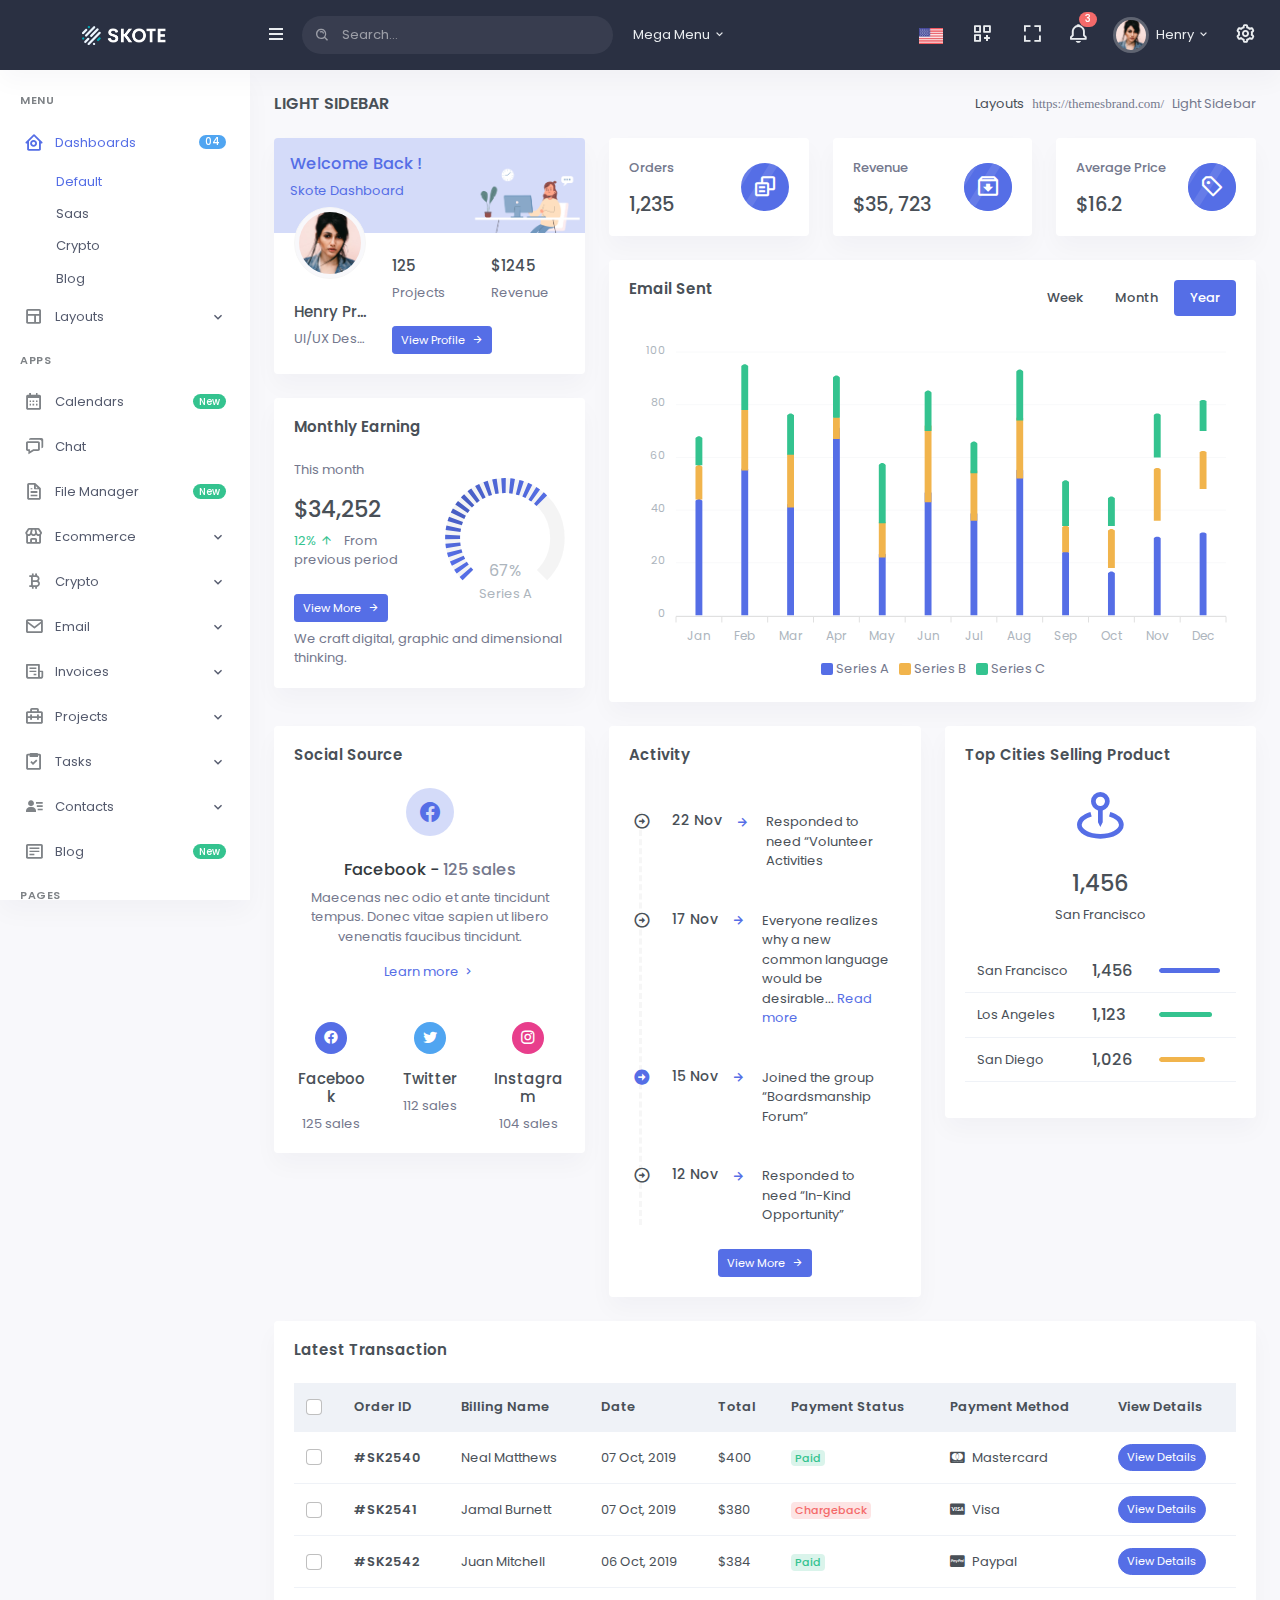
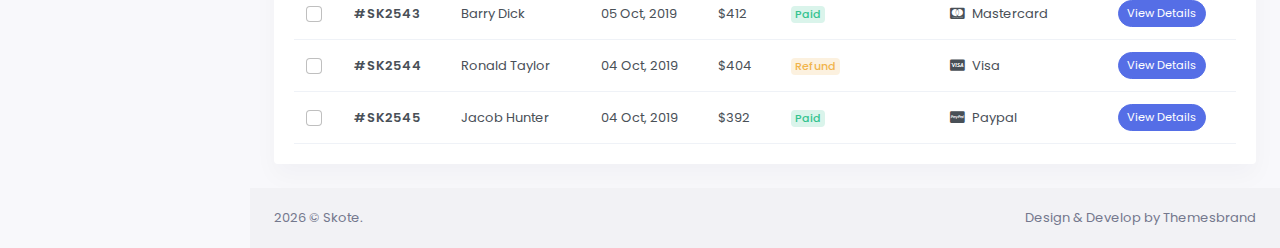
<file: public/admin/assets/index.html>
<!doctype html>
<html lang="en">

    
<!-- Mirrored from themesbrand.com/skote/layouts/layouts-light-sidebar.html by HTTrack Website Copier/3.x [XR&CO'2014], Fri, 19 Aug 2022 09:21:15 GMT -->
<head>
        
        <meta charset="utf-8" />
        <title>Light Sidebar | Skote - Admin & Dashboard Template</title>
        <meta name="viewport" content="width=device-width, initial-scale=1.0">
        <meta content="Premium Multipurpose Admin & Dashboard Template" name="description" />
        <meta content="Themesbrand" name="author" />
        <!-- App favicon -->
        <link rel="shortcut icon" href="images/favicon.ico">

        <!-- Bootstrap Css -->
        <link href="css/bootstrap.min.css" id="bootstrap-style" rel="stylesheet" type="text/css" />
        <!-- Icons Css -->
        <link href="css/icons.min.css" rel="stylesheet" type="text/css" />
        <!-- App Css-->
        <link href="css/app.min.css" id="app-style" rel="stylesheet" type="text/css" />

    </head>

    <body data-topbar="dark">

        <!-- Begin page -->
        <div id="layout-wrapper">

            <header id="page-topbar">
                <div class="navbar-header">
                    <div class="d-flex">
                        <!-- LOGO -->
                        <div class="navbar-brand-box">
                            <a href="index.html" class="logo logo-dark">
                                <span class="logo-sm">
                                    <img src="images/logo.svg" alt="" height="22">
                                </span>
                                <span class="logo-lg">
                                    <img src="images/logo-dark.png" alt="" height="17">
                                </span>
                            </a>

                            <a href="index.html" class="logo logo-light">
                                <span class="logo-sm">
                                    <img src="images/logo-light.svg" alt="" height="22">
                                </span>
                                <span class="logo-lg">
                                    <img src="images/logo-light.png" alt="" height="19">
                                </span>
                            </a>
                        </div>

                        <button type="button" class="btn btn-sm px-3 font-size-16 header-item waves-effect" id="vertical-menu-btn">
                            <i class="fa fa-fw fa-bars"></i>
                        </button>

                        <!-- App Search-->
                        <form class="app-search d-none d-lg-block">
                            <div class="position-relative">
                                <input type="text" class="form-control" placeholder="Search...">
                                <span class="bx bx-search-alt"></span>
                            </div>
                        </form>

                        <div class="dropdown dropdown-mega d-none d-lg-block ms-2">
                            <button type="button" class="btn header-item waves-effect" data-bs-toggle="dropdown" aria-haspopup="false" aria-expanded="false">
                                <span key="t-megamenu">Mega Menu</span>
                                <i class="mdi mdi-chevron-down"></i> 
                            </button>
                            <div class="dropdown-menu dropdown-megamenu">
                                <div class="row">
                                    <div class="col-sm-8">
    
                                        <div class="row">
                                            <div class="col-md-4">
                                                <h5 class="font-size-14" key="t-ui-components">UI Components</h5>
                                                <ul class="list-unstyled megamenu-list">
                                                    <li>
                                                        <a href="javascript:void(0);" key="t-lightbox">Lightbox</a>
                                                    </li>
                                                    <li>
                                                        <a href="javascript:void(0);" key="t-range-slider">Range Slider</a>
                                                    </li>
                                                    <li>
                                                        <a href="javascript:void(0);" key="t-sweet-alert">Sweet Alert</a>
                                                    </li>
                                                    <li>
                                                        <a href="javascript:void(0);" key="t-rating">Rating</a>
                                                    </li>
                                                    <li>
                                                        <a href="javascript:void(0);" key="t-forms">Forms</a>
                                                    </li>
                                                    <li>
                                                        <a href="javascript:void(0);" key="t-tables">Tables</a>
                                                    </li>
                                                    <li>
                                                        <a href="javascript:void(0);" key="t-charts">Charts</a>
                                                    </li>
                                                </ul>
                                            </div>

                                            <div class="col-md-4">
                                                <h5 class="font-size-14" key="t-applications">Applications</h5>
                                                <ul class="list-unstyled megamenu-list">
                                                    <li>
                                                        <a href="javascript:void(0);" key="t-ecommerce">Ecommerce</a>
                                                    </li>
                                                    <li>
                                                        <a href="javascript:void(0);" key="t-calendar">Calendar</a>
                                                    </li>
                                                    <li>
                                                        <a href="javascript:void(0);" key="t-email">Email</a>
                                                    </li>
                                                    <li>
                                                        <a href="javascript:void(0);" key="t-projects">Projects</a>
                                                    </li>
                                                    <li>
                                                        <a href="javascript:void(0);" key="t-tasks">Tasks</a>
                                                    </li>
                                                    <li>
                                                        <a href="javascript:void(0);" key="t-contacts">Contacts</a>
                                                    </li>
                                                </ul>
                                            </div>

                                            <div class="col-md-4">
                                                <h5 class="font-size-14" key="t-extra-pages">Extra Pages</h5>
                                                <ul class="list-unstyled megamenu-list">
                                                    <li>
                                                        <a href="javascript:void(0);" key="t-light-sidebar">Light Sidebar</a>
                                                    </li>
                                                    <li>
                                                        <a href="javascript:void(0);" key="t-compact-sidebar">Compact Sidebar</a>
                                                    </li>
                                                    <li>
                                                        <a href="javascript:void(0);" key="t-horizontal">Horizontal layout</a>
                                                    </li>
                                                    <li>
                                                        <a href="javascript:void(0);" key="t-maintenance">Maintenance</a>
                                                    </li>
                                                    <li>
                                                        <a href="javascript:void(0);" key="t-coming-soon">Coming Soon</a>
                                                    </li>
                                                    <li>
                                                        <a href="javascript:void(0);" key="t-timeline">Timeline</a>
                                                    </li>
                                                    <li>
                                                        <a href="javascript:void(0);" key="t-faqs">FAQs</a>
                                                    </li>
                            
                                                </ul>
                                            </div>
                                        </div>
                                    </div>
                                    <div class="col-sm-4">
                                        <div class="row">
                                            <div class="col-sm-6">
                                                <h5 class="font-size-14" key="t-ui-components">UI Components</h5>
                                                <ul class="list-unstyled megamenu-list">
                                                    <li>
                                                        <a href="javascript:void(0);" key="t-lightbox">Lightbox</a>
                                                    </li>
                                                    <li>
                                                        <a href="javascript:void(0);" key="t-range-slider">Range Slider</a>
                                                    </li>
                                                    <li>
                                                        <a href="javascript:void(0);" key="t-sweet-alert">Sweet Alert</a>
                                                    </li>
                                                    <li>
                                                        <a href="javascript:void(0);" key="t-rating">Rating</a>
                                                    </li>
                                                    <li>
                                                        <a href="javascript:void(0);" key="t-forms">Forms</a>
                                                    </li>
                                                    <li>
                                                        <a href="javascript:void(0);" key="t-tables">Tables</a>
                                                    </li>
                                                    <li>
                                                        <a href="javascript:void(0);" key="t-charts">Charts</a>
                                                    </li>
                                                </ul>
                                            </div>

                                            <div class="col-sm-5">
                                                <div>
                                                    <img src="images/megamenu-img.png" alt="" class="img-fluid mx-auto d-block">
                                                </div>
                                            </div>
                                        </div>
                                    </div>
                                </div>

                            </div>
                        </div>
                    </div>

                    <div class="d-flex">

                        <div class="dropdown d-inline-block d-lg-none ms-2">
                            <button type="button" class="btn header-item noti-icon waves-effect" id="page-header-search-dropdown"
                            data-bs-toggle="dropdown" aria-haspopup="true" aria-expanded="false">
                                <i class="mdi mdi-magnify"></i>
                            </button>
                            <div class="dropdown-menu dropdown-menu-lg dropdown-menu-end p-0"
                                aria-labelledby="page-header-search-dropdown">
        
                                <form class="p-3">
                                    <div class="form-group m-0">
                                        <div class="input-group">
                                            <input type="text" class="form-control" placeholder="Search ..." aria-label="Recipient's username">
                                            <div class="input-group-append">
                                                <button class="btn btn-primary" type="submit"><i class="mdi mdi-magnify"></i></button>
                                            </div>
                                        </div>
                                    </div>
                                </form>
                            </div>
                        </div>

                        <div class="dropdown d-inline-block">
                            <button type="button" class="btn header-item waves-effect"
                            data-bs-toggle="dropdown" aria-haspopup="true" aria-expanded="false">
                                <img id="header-lang-img" src="images/flags/us.jpg" alt="Header Language" height="16">
                            </button>
                            <div class="dropdown-menu dropdown-menu-end">

                                <!-- item-->
                                <a href="javascript:void(0);" class="dropdown-item notify-item language" data-lang="en">
                                    <img src="images/flags/us.jpg" alt="user-image" class="me-1" height="12"> <span class="align-middle">English</span>
                                </a>
                                <!-- item-->
                                <a href="javascript:void(0);" class="dropdown-item notify-item language" data-lang="sp">
                                    <img src="images/flags/spain.jpg" alt="user-image" class="me-1" height="12"> <span class="align-middle">Spanish</span>
                                </a>

                                <!-- item-->
                                <a href="javascript:void(0);" class="dropdown-item notify-item language" data-lang="gr">
                                    <img src="images/flags/germany.jpg" alt="user-image" class="me-1" height="12"> <span class="align-middle">German</span>
                                </a>

                                <!-- item-->
                                <a href="javascript:void(0);" class="dropdown-item notify-item language" data-lang="it">
                                    <img src="images/flags/italy.jpg" alt="user-image" class="me-1" height="12"> <span class="align-middle">Italian</span>
                                </a>

                                <!-- item-->
                                <a href="javascript:void(0);" class="dropdown-item notify-item language" data-lang="ru">
                                    <img src="images/flags/russia.jpg" alt="user-image" class="me-1" height="12"> <span class="align-middle">Russian</span>
                                </a>
                            </div>
                        </div>

                        <div class="dropdown d-none d-lg-inline-block ms-1">
                            <button type="button" class="btn header-item noti-icon waves-effect"
                            data-bs-toggle="dropdown" aria-haspopup="true" aria-expanded="false">
                                <i class="bx bx-customize"></i>
                            </button>
                            <div class="dropdown-menu dropdown-menu-lg dropdown-menu-end">
                                <div class="px-lg-2">
                                    <div class="row g-0">
                                        <div class="col">
                                            <a class="dropdown-icon-item" href="#">
                                                <img src="images/brands/github.png" alt="Github">
                                                <span>GitHub</span>
                                            </a>
                                        </div>
                                        <div class="col">
                                            <a class="dropdown-icon-item" href="#">
                                                <img src="images/brands/bitbucket.png" alt="bitbucket">
                                                <span>Bitbucket</span>
                                            </a>
                                        </div>
                                        <div class="col">
                                            <a class="dropdown-icon-item" href="#">
                                                <img src="images/brands/dribbble.png" alt="dribbble">
                                                <span>Dribbble</span>
                                            </a>
                                        </div>
                                    </div>

                                    <div class="row g-0">
                                        <div class="col">
                                            <a class="dropdown-icon-item" href="#">
                                                <img src="images/brands/dropbox.png" alt="dropbox">
                                                <span>Dropbox</span>
                                            </a>
                                        </div>
                                        <div class="col">
                                            <a class="dropdown-icon-item" href="#">
                                                <img src="images/brands/mail_chimp.png" alt="mail_chimp">
                                                <span>Mail Chimp</span>
                                            </a>
                                        </div>
                                        <div class="col">
                                            <a class="dropdown-icon-item" href="#">
                                                <img src="images/brands/slack.png" alt="slack">
                                                <span>Slack</span>
                                            </a>
                                        </div>
                                    </div>
                                </div>
                            </div>
                        </div>

                        <div class="dropdown d-none d-lg-inline-block ms-1">
                            <button type="button" class="btn header-item noti-icon waves-effect" data-bs-toggle="fullscreen">
                                <i class="bx bx-fullscreen"></i>
                            </button>
                        </div>

                        <div class="dropdown d-inline-block">
                            <button type="button" class="btn header-item noti-icon waves-effect" id="page-header-notifications-dropdown"
                            data-bs-toggle="dropdown" aria-haspopup="true" aria-expanded="false">
                                <i class="bx bx-bell bx-tada"></i>
                                <span class="badge bg-danger rounded-pill">3</span>
                            </button>
                            <div class="dropdown-menu dropdown-menu-lg dropdown-menu-end p-0"
                                aria-labelledby="page-header-notifications-dropdown">
                                <div class="p-3">
                                    <div class="row align-items-center">
                                        <div class="col">
                                            <h6 class="m-0" key="t-notifications"> Notifications </h6>
                                        </div>
                                        <div class="col-auto">
                                            <a href="#!" class="small" key="t-view-all"> View All</a>
                                        </div>
                                    </div>
                                </div>
                                <div data-simplebar style="max-height: 230px;">
                                    <a href="javascript: void(0);" class="text-reset notification-item">
                                        <div class="d-flex">
                                            <div class="avatar-xs me-3">
                                                <span class="avatar-title bg-primary rounded-circle font-size-16">
                                                    <i class="bx bx-cart"></i>
                                                </span>
                                            </div>
                                            <div class="flex-grow-1">
                                                <h6 class="mb-1" key="t-your-order">Your order is placed</h6>
                                                <div class="font-size-12 text-muted">
                                                    <p class="mb-1" key="t-grammer">If several languages coalesce the grammar</p>
                                                    <p class="mb-0"><i class="mdi mdi-clock-outline"></i> <span key="t-min-ago">3 min ago</span></p>
                                                </div>
                                            </div>
                                        </div>
                                    </a>
                                    <a href="javascript: void(0);" class="text-reset notification-item">
                                        <div class="d-flex">
                                            <img src="images/users/avatar-3.jpg"
                                                class="me-3 rounded-circle avatar-xs" alt="user-pic">
                                            <div class="flex-grow-1">
                                                <h6 class="mb-1">James Lemire</h6>
                                                <div class="font-size-12 text-muted">
                                                    <p class="mb-1" key="t-simplified">It will seem like simplified English.</p>
                                                    <p class="mb-0"><i class="mdi mdi-clock-outline"></i> <span key="t-hours-ago">1 hours ago</span></p>
                                                </div>
                                            </div>
                                        </div>
                                    </a>
                                    <a href="javascript: void(0);" class="text-reset notification-item">
                                        <div class="d-flex">
                                            <div class="avatar-xs me-3">
                                                <span class="avatar-title bg-success rounded-circle font-size-16">
                                                    <i class="bx bx-badge-check"></i>
                                                </span>
                                            </div>
                                            <div class="flex-grow-1">
                                                <h6 class="mb-1" key="t-shipped">Your item is shipped</h6>
                                                <div class="font-size-12 text-muted">
                                                    <p class="mb-1" key="t-grammer">If several languages coalesce the grammar</p>
                                                    <p class="mb-0"><i class="mdi mdi-clock-outline"></i> <span key="t-min-ago">3 min ago</span></p>
                                                </div>
                                            </div>
                                        </div>
                                    </a>

                                    <a href="javascript: void(0);" class="text-reset notification-item">
                                        <div class="d-flex">
                                            <img src="images/users/avatar-4.jpg"
                                                class="me-3 rounded-circle avatar-xs" alt="user-pic">
                                            <div class="flex-grow-1">
                                                <h6 class="mb-1">Salena Layfield</h6>
                                                <div class="font-size-12 text-muted">
                                                    <p class="mb-1" key="t-occidental">As a skeptical Cambridge friend of mine occidental.</p>
                                                    <p class="mb-0"><i class="mdi mdi-clock-outline"></i> <span key="t-hours-ago">1 hours ago</span></p>
                                                </div>
                                            </div>
                                        </div>
                                    </a>
                                </div>
                                <div class="p-2 border-top d-grid">
                                    <a class="btn btn-sm btn-link font-size-14 text-center" href="javascript:void(0)">
                                        <i class="mdi mdi-arrow-right-circle me-1"></i> <span key="t-view-more">View More..</span> 
                                    </a>
                                </div>
                            </div>
                        </div>

                        <div class="dropdown d-inline-block">
                            <button type="button" class="btn header-item waves-effect" id="page-header-user-dropdown"
                            data-bs-toggle="dropdown" aria-haspopup="true" aria-expanded="false">
                                <img class="rounded-circle header-profile-user" src="images/users/avatar-1.jpg"
                                    alt="Header Avatar">
                                <span class="d-none d-xl-inline-block ms-1" key="t-henry">Henry</span>
                                <i class="mdi mdi-chevron-down d-none d-xl-inline-block"></i>
                            </button>
                            <div class="dropdown-menu dropdown-menu-end">
                                <!-- item-->
                                <a class="dropdown-item" href="#"><i class="bx bx-user font-size-16 align-middle me-1"></i> <span key="t-profile">Profile</span></a>
                                <a class="dropdown-item" href="#"><i class="bx bx-wallet font-size-16 align-middle me-1"></i> <span key="t-my-wallet">My Wallet</span></a>
                                <a class="dropdown-item d-block" href="#"><span class="badge bg-success float-end">11</span><i class="bx bx-wrench font-size-16 align-middle me-1"></i> <span key="t-settings">Settings</span></a>
                                <a class="dropdown-item" href="#"><i class="bx bx-lock-open font-size-16 align-middle me-1"></i> <span key="t-lock-screen">Lock screen</span></a>
                                <div class="dropdown-divider"></div>
                                <a class="dropdown-item text-danger" href="#"><i class="bx bx-power-off font-size-16 align-middle me-1 text-danger"></i> <span key="t-logout">Logout</span></a>
                            </div>
                        </div>

                        <div class="dropdown d-inline-block">
                            <button type="button" class="btn header-item noti-icon right-bar-toggle waves-effect">
                                <i class="bx bx-cog bx-spin"></i>
                            </button>
                        </div>

                    </div>
                </div>
            </header>

            <!-- ========== Left Sidebar Start ========== -->
            <div class="vertical-menu">

                <div data-simplebar class="h-100">

                    <!--- Sidemenu -->
                    <div id="sidebar-menu">
                        <!-- Left Menu Start -->
                        <ul class="metismenu list-unstyled" id="side-menu">
                            <li class="menu-title" key="t-menu">Menu</li>

                            <li>
                                <a href="javascript: void(0);" class="waves-effect">
                                    <i class="bx bx-home-circle"></i><span class="badge rounded-pill bg-info float-end">04</span>
                                    <span key="t-dashboards">Dashboards</span>
                                </a>
                                <ul class="sub-menu" aria-expanded="false">
                                    <li><a href="index.html" key="t-default">Default</a></li>
                                    <li><a href="dashboard-saas.html" key="t-saas">Saas</a></li>
                                    <li><a href="dashboard-crypto.html" key="t-crypto">Crypto</a></li>
                                    <li><a href="dashboard-blog.html" key="t-blog">Blog</a></li>
                                </ul>
                            </li>

                            <li>
                                <a href="javascript: void(0);" class="has-arrow waves-effect">
                                    <i class="bx bx-layout"></i>
                                    <span key="t-layouts">Layouts</span>
                                </a>
                                <ul class="sub-menu" aria-expanded="true">
                                    <li>
                                        <a href="javascript: void(0);" class="has-arrow" key="t-vertical">Vertical</a>
                                        <ul class="sub-menu" aria-expanded="true">
                                            <li><a href="layouts-light-sidebar.html" key="t-light-sidebar">Light Sidebar</a></li>
                                            <li><a href="layouts-compact-sidebar.html" key="t-compact-sidebar">Compact Sidebar</a></li>
                                            <li><a href="layouts-icon-sidebar.html" key="t-icon-sidebar">Icon Sidebar</a></li>
                                            <li><a href="layouts-boxed.html" key="t-boxed-width">Boxed Width</a></li>
                                            <li><a href="layouts-preloader.html" key="t-preloader">Preloader</a></li>
                                            <li><a href="layouts-colored-sidebar.html" key="t-colored-sidebar">Colored Sidebar</a></li>
                                            <li><a href="layouts-scrollable.html" key="t-scrollable">Scrollable</a></li>
                                        </ul>
                                    </li>

                                    <li>
                                        <a href="javascript: void(0);" class="has-arrow" key="t-horizontal">Horizontal</a>
                                        <ul class="sub-menu" aria-expanded="true">
                                            <li><a href="layouts-horizontal.html" key="t-horizontal">Horizontal</a></li>
                                            <li><a href="layouts-hori-topbar-light.html" key="t-topbar-light">Topbar light</a></li>
                                            <li><a href="layouts-hori-boxed-width.html" key="t-boxed-width">Boxed width</a></li>
                                            <li><a href="layouts-hori-preloader.html" key="t-preloader">Preloader</a></li>
                                            <li><a href="layouts-hori-colored-header.html" key="t-colored-topbar">Colored Header</a></li>
                                            <li><a href="layouts-hori-scrollable.html" key="t-scrollable">Scrollable</a></li>
                                        </ul>
                                    </li>
                                </ul>
                            </li>

                            <li class="menu-title" key="t-apps">Apps</li>

                

                            <li>
                                <a href="javascript: void(0);" class="waves-effect">
                                    <i class="bx bx-calendar"></i><span class="badge rounded-pill bg-success float-end">New</span>
                                    <span key="t-dashboards">Calendars</span>
                                </a>
                                <ul class="sub-menu" aria-expanded="false">
                                    <li><a href="calendar.html" key="t-tui-calendar">TUI Calendar</a></li>
                                    <li><a href="calendar-full.html" key="t-full-calendar">Full Calendar</a></li>
                                </ul>
                            </li>

                            <li>
                                <a href="chat.html" class="waves-effect">
                                    <i class="bx bx-chat"></i>
                                    <span key="t-chat">Chat</span>
                                </a>
                            </li>

                            <li>
                                <a href="apps-filemanager.html" class="waves-effect">
                                    <i class="bx bx-file"></i>
                                    <span class="badge rounded-pill bg-success float-end" key="t-new">New</span>
                                    <span key="t-file-manager">File Manager</span>
                                </a>
                            </li>

                            <li>
                                <a href="javascript: void(0);" class="has-arrow waves-effect">
                                    <i class="bx bx-store"></i>
                                    <span key="t-ecommerce">Ecommerce</span>
                                </a>
                                <ul class="sub-menu" aria-expanded="false">
                                    <li><a href="ecommerce-products.html" key="t-products">Products</a></li>
                                    <li><a href="ecommerce-product-detail.html" key="t-product-detail">Product Detail</a></li>
                                    <li><a href="ecommerce-orders.html" key="t-orders">Orders</a></li>
                                    <li><a href="ecommerce-customers.html" key="t-customers">Customers</a></li>
                                    <li><a href="ecommerce-cart.html" key="t-cart">Cart</a></li>
                                    <li><a href="ecommerce-checkout.html" key="t-checkout">Checkout</a></li>
                                    <li><a href="ecommerce-shops.html" key="t-shops">Shops</a></li>
                                    <li><a href="ecommerce-add-product.html" key="t-add-product">Add Product</a></li>
                                </ul>
                            </li>

                            <li>
                                <a href="javascript: void(0);" class="has-arrow waves-effect">
                                    <i class="bx bx-bitcoin"></i>
                                    <span key="t-crypto">Crypto</span>
                                </a>
                                <ul class="sub-menu" aria-expanded="false">
                                    <li><a href="crypto-wallet.html" key="t-wallet">Wallet</a></li>
                                    <li><a href="crypto-buy-sell.html" key="t-buy">Buy/Sell</a></li>
                                    <li><a href="crypto-exchange.html" key="t-exchange">Exchange</a></li>
                                    <li><a href="crypto-lending.html" key="t-lending">Lending</a></li>
                                    <li><a href="crypto-orders.html" key="t-orders">Orders</a></li>
                                    <li><a href="crypto-kyc-application.html" key="t-kyc">KYC Application</a></li>
                                    <li><a href="crypto-ico-landing.html" key="t-ico">ICO Landing</a></li>
                                </ul>
                            </li>

                            <li>
                                <a href="javascript: void(0);" class="has-arrow waves-effect">
                                    <i class="bx bx-envelope"></i>
                                    <span key="t-email">Email</span>
                                </a>
                                <ul class="sub-menu" aria-expanded="false">
                                    <li><a href="email-inbox.html" key="t-inbox">Inbox</a></li>
                                    <li><a href="email-read.html" key="t-read-email">Read Email</a></li>
                                    <li>
                                        <a href="javascript: void(0);">
                                            <span class="badge rounded-pill badge-soft-success float-end" key="t-new">New</span>
                                            <span key="t-email-templates">Templates</span>
                                        </a>
                                        <ul class="sub-menu" aria-expanded="true">
                                            <li><a href="email-template-basic.html" key="t-basic-action">Basic Action</a></li>
                                            <li><a href="email-template-alert.html" key="t-alert-email">Alert Email</a></li>
                                            <li><a href="email-template-billing.html" key="t-bill-email">Billing Email</a></li>
                                        </ul>
                                    </li>
                                </ul>
                            </li>

                            <li>
                                <a href="javascript: void(0);" class="has-arrow waves-effect">
                                    <i class="bx bx-receipt"></i>
                                    <span key="t-invoices">Invoices</span>
                                </a>
                                <ul class="sub-menu" aria-expanded="false">
                                    <li><a href="invoices-list.html" key="t-invoice-list">Invoice List</a></li>
                                    <li><a href="invoices-detail.html" key="t-invoice-detail">Invoice Detail</a></li>
                                </ul>
                            </li>

                            <li>
                                <a href="javascript: void(0);" class="has-arrow waves-effect">
                                    <i class="bx bx-briefcase-alt-2"></i>
                                    <span key="t-projects">Projects</span>
                                </a>
                                <ul class="sub-menu" aria-expanded="false">
                                    <li><a href="projects-grid.html" key="t-p-grid">Projects Grid</a></li>
                                    <li><a href="projects-list.html" key="t-p-list">Projects List</a></li>
                                    <li><a href="projects-overview.html" key="t-p-overview">Project Overview</a></li>
                                    <li><a href="projects-create.html" key="t-create-new">Create New</a></li>
                                </ul>
                            </li>

                            <li>
                                <a href="javascript: void(0);" class="has-arrow waves-effect">
                                    <i class="bx bx-task"></i>
                                    <span key="t-tasks">Tasks</span>
                                </a>
                                <ul class="sub-menu" aria-expanded="false">
                                    <li><a href="tasks-list.html" key="t-task-list">Task List</a></li>
                                    <li><a href="tasks-kanban.html" key="t-kanban-board">Kanban Board</a></li>
                                    <li><a href="tasks-create.html" key="t-create-task">Create Task</a></li>
                                </ul>
                            </li>

                            <li>
                                <a href="javascript: void(0);" class="has-arrow waves-effect">
                                    <i class="bx bxs-user-detail"></i>
                                    <span key="t-contacts">Contacts</span>
                                </a>
                                <ul class="sub-menu" aria-expanded="false">
                                    <li><a href="contacts-grid.html" key="t-user-grid">Users Grid</a></li>
                                    <li><a href="contacts-list.html" key="t-user-list">Users List</a></li>
                                    <li><a href="contacts-profile.html" key="t-profile">Profile</a></li>
                                </ul>
                            </li>

                            <li>
                                <a href="javascript: void(0);" class="waves-effect">
                                    <span class="badge rounded-pill bg-success float-end" key="t-new">New</span>
                                    <i class="bx bx-detail"></i>
                                    <span key="t-blog">Blog</span>
                                </a>
                                <ul class="sub-menu" aria-expanded="false">
                                    <li><a href="blog-list.html" key="t-blog-list">Blog List</a></li>
                                    <li><a href="blog-grid.html" key="t-blog-grid">Blog Grid</a></li>
                                    <li><a href="blog-details.html" key="t-blog-details">Blog Details</a></li>
                                </ul>
                            </li>

                            <li class="menu-title" key="t-pages">Pages</li>

                            <li>
                                <a href="javascript: void(0);" class="waves-effect">
                                    <span class="badge rounded-pill bg-success float-end" key="t-new">New</span>
                                    <i class="bx bx-user-circle"></i>
                                    <span key="t-authentication">Authentication</span>
                                </a>
                                <ul class="sub-menu" aria-expanded="false">
                                    <li><a href="auth-login.html" key="t-login">Login</a></li>
                                    <li><a href="auth-login-2.html" key="t-login-2">Login 2</a></li>
                                    <li><a href="auth-register.html" key="t-register">Register</a></li>
                                    <li><a href="auth-register-2.html" key="t-register-2">Register 2</a></li>
                                    <li><a href="auth-recoverpw.html" key="t-recover-password">Recover Password</a></li>
                                    <li><a href="auth-recoverpw-2.html" key="t-recover-password-2">Recover Password 2</a></li>
                                    <li><a href="auth-lock-screen.html" key="t-lock-screen">Lock Screen</a></li>
                                    <li><a href="auth-lock-screen-2.html" key="t-lock-screen-2">Lock Screen 2</a></li>
                                    <li><a href="auth-confirm-mail.html" key="t-confirm-mail">Confirm Email</a></li>
                                    <li><a href="auth-confirm-mail-2.html" key="t-confirm-mail-2">Confirm Email 2</a></li>
                                    <li><a href="auth-email-verification.html" key="t-email-verification">Email verification</a></li>
                                    <li><a href="auth-email-verification-2.html" key="t-email-verification-2">Email Verification 2</a></li>
                                    <li><a href="auth-two-step-verification.html" key="t-two-step-verification">Two Step Verification</a></li>
                                    <li><a href="auth-two-step-verification-2.html" key="t-two-step-verification-2">Two Step Verification 2</a></li>
                                </ul>
                            </li>

                            <li>
                                <a href="javascript: void(0);" class="has-arrow waves-effect">
                                    <i class="bx bx-file"></i>
                                    <span key="t-utility">Utility</span>
                                </a>
                                <ul class="sub-menu" aria-expanded="false">
                                    <li><a href="pages-starter.html" key="t-starter-page">Starter Page</a></li>
                                    <li><a href="pages-maintenance.html" key="t-maintenance">Maintenance</a></li>
                                    <li><a href="pages-comingsoon.html" key="t-coming-soon">Coming Soon</a></li>
                                    <li><a href="pages-timeline.html" key="t-timeline">Timeline</a></li>
                                    <li><a href="pages-faqs.html" key="t-faqs">FAQs</a></li>
                                    <li><a href="pages-pricing.html" key="t-pricing">Pricing</a></li>
                                    <li><a href="pages-404.html" key="t-error-404">Error 404</a></li>
                                    <li><a href="pages-500.html" key="t-error-500">Error 500</a></li>
                                </ul>
                            </li>

                            <li class="menu-title" key="t-components">Components</li>

                            <li>
                                <a href="javascript: void(0);" class="has-arrow waves-effect">
                                    <i class="bx bx-tone"></i>
                                    <span key="t-ui-elements">UI Elements</span>
                                </a>
                                <ul class="sub-menu" aria-expanded="false">
                                    <li><a href="ui-alerts.html" key="t-alerts">Alerts</a></li>
                                    <li><a href="ui-buttons.html" key="t-buttons">Buttons</a></li>
                                    <li><a href="ui-cards.html" key="t-cards">Cards</a></li>
                                    <li><a href="ui-carousel.html" key="t-carousel">Carousel</a></li>
                                    <li><a href="ui-dropdowns.html" key="t-dropdowns">Dropdowns</a></li>
                                    <li><a href="ui-grid.html" key="t-grid">Grid</a></li>
                                    <li><a href="ui-images.html" key="t-images">Images</a></li>
                                    <li><a href="ui-lightbox.html" key="t-lightbox">Lightbox</a></li>
                                    <li><a href="ui-modals.html" key="t-modals">Modals</a></li>
                                    <li><a href="ui-offcanvas.html" key="t-offcanvas">Offcanvas</a></li>
                                    <li><a href="ui-rangeslider.html" key="t-range-slider">Range Slider</a></li>
                                    <li><a href="ui-session-timeout.html" key="t-session-timeout">Session Timeout</a></li>
                                    <li><a href="ui-progressbars.html" key="t-progress-bars">Progress Bars</a></li>
                                    <li><a href="ui-placeholders.html" key="t-placeholders">Placeholders</a></li>
                                    <li><a href="ui-sweet-alert.html" key="t-sweet-alert">Sweet-Alert</a></li>
                                    <li><a href="ui-tabs-accordions.html" key="t-tabs-accordions">Tabs & Accordions</a></li>
                                    <li><a href="ui-typography.html" key="t-typography">Typography</a></li>
                                    <li><a href="ui-toasts.html" key="t-toasts">Toasts</a></li>
                                    <li><a href="ui-video.html" key="t-video">Video</a></li>
                                    <li><a href="ui-general.html" key="t-general">General</a></li>
                                    <li><a href="ui-colors.html" key="t-colors">Colors</a></li>
                                    <li><a href="ui-rating.html" key="t-rating">Rating</a></li>
                                    <li><a href="ui-notifications.html" key="t-notifications">Notifications</a></li>
                                </ul>
                            </li>

                            <li>
                                <a href="javascript: void(0);" class="waves-effect">
                                    <i class="bx bxs-eraser"></i>
                                    <span class="badge rounded-pill bg-danger float-end">10</span>
                                    <span key="t-forms">Forms</span>
                                </a>
                                <ul class="sub-menu" aria-expanded="false">
                                    <li><a href="form-elements.html" key="t-form-elements">Form Elements</a></li>
                                    <li><a href="form-layouts.html" key="t-form-layouts">Form Layouts</a></li>
                                    <li><a href="form-validation.html" key="t-form-validation">Form Validation</a></li>
                                    <li><a href="form-advanced.html" key="t-form-advanced">Form Advanced</a></li>
                                    <li><a href="form-editors.html" key="t-form-editors">Form Editors</a></li>
                                    <li><a href="form-uploads.html" key="t-form-upload">Form File Upload</a></li>
                                    <li><a href="form-xeditable.html" key="t-form-xeditable">Form Xeditable</a></li>
                                    <li><a href="form-repeater.html" key="t-form-repeater">Form Repeater</a></li>
                                    <li><a href="form-wizard.html" key="t-form-wizard">Form Wizard</a></li>
                                    <li><a href="form-mask.html" key="t-form-mask">Form Mask</a></li>
                                </ul>
                            </li>

                            <li>
                                <a href="javascript: void(0);" class="has-arrow waves-effect">
                                    <i class="bx bx-list-ul"></i>
                                    <span key="t-tables">Tables</span>
                                </a>
                                <ul class="sub-menu" aria-expanded="false">
                                    <li><a href="tables-basic.html" key="t-basic-tables">Basic Tables</a></li>
                                    <li><a href="tables-datatable.html" key="t-data-tables">Data Tables</a></li>
                                    <li><a href="tables-responsive.html" key="t-responsive-table">Responsive Table</a></li>
                                    <li><a href="tables-editable.html" key="t-editable-table">Editable Table</a></li>
                                </ul>
                            </li>

                            <li>
                                <a href="javascript: void(0);" class="has-arrow waves-effect">
                                    <i class="bx bxs-bar-chart-alt-2"></i>
                                    <span key="t-charts">Charts</span>
                                </a>
                                <ul class="sub-menu" aria-expanded="false">
                                    <li><a href="charts-apex.html" key="t-apex-charts">Apex Charts</a></li>
                                    <li><a href="charts-echart.html" key="t-e-charts">E Charts</a></li>
                                    <li><a href="charts-chartjs.html" key="t-chartjs-charts">Chartjs Charts</a></li>
                                    <li><a href="charts-flot.html" key="t-flot-charts">Flot Charts</a></li>
                                    <li><a href="charts-tui.html" key="t-ui-charts">Toast UI Charts</a></li>
                                    <li><a href="charts-knob.html" key="t-knob-charts">Jquery Knob Charts</a></li>
                                    <li><a href="charts-sparkline.html" key="t-sparkline-charts">Sparkline Charts</a></li>
                                </ul>
                            </li>

                            <li>
                                <a href="javascript: void(0);" class="has-arrow waves-effect">
                                    <i class="bx bx-aperture"></i>
                                    <span key="t-icons">Icons</span>
                                </a>
                                <ul class="sub-menu" aria-expanded="false">
                                    <li><a href="icons-boxicons.html" key="t-boxicons">Boxicons</a></li>
                                    <li><a href="icons-materialdesign.html" key="t-material-design">Material Design</a></li>
                                    <li><a href="icons-dripicons.html" key="t-dripicons">Dripicons</a></li>
                                    <li><a href="icons-fontawesome.html" key="t-font-awesome">Font Awesome</a></li>
                                </ul>
                            </li>

                            <li>
                                <a href="javascript: void(0);" class="has-arrow waves-effect">
                                    <i class="bx bx-map"></i>
                                    <span key="t-maps">Maps</span>
                                </a>
                                <ul class="sub-menu" aria-expanded="false">
                                    <li><a href="maps-google.html" key="t-g-maps">Google Maps</a></li>
                                    <li><a href="maps-vector.html" key="t-v-maps">Vector Maps</a></li>
                                    <li><a href="maps-leaflet.html" key="t-l-maps">Leaflet Maps</a></li>
                                </ul>
                            </li>

                            <li>
                                <a href="javascript: void(0);" class="has-arrow waves-effect">
                                    <i class="bx bx-share-alt"></i>
                                    <span key="t-multi-level">Multi Level</span>
                                </a>
                                <ul class="sub-menu" aria-expanded="true">
                                    <li><a href="javascript: void(0);" key="t-level-1-1">Level 1.1</a></li>
                                    <li>
                                        <a href="javascript: void(0);" class="has-arrow" key="t-level-1-2">Level 1.2</a>
                                        <ul class="sub-menu" aria-expanded="true">
                                            <li><a href="javascript: void(0);" key="t-level-2-1">Level 2.1</a></li>
                                            <li><a href="javascript: void(0);" key="t-level-2-2">Level 2.2</a></li>
                                        </ul>
                                    </li>
                                </ul>
                            </li>

                        </ul>
                    </div>
                    <!-- Sidebar -->
                </div>
            </div>
            <!-- Left Sidebar End -->

            <!-- ============================================================== -->
            <!-- Start right Content here -->
            <!-- ============================================================== -->
            <div class="main-content">

                <div class="page-content">
                    <div class="container-fluid">

                        <!-- start page title -->
                        <div class="row">
                            <div class="col-12">
                                <div class="page-title-box d-sm-flex align-items-center justify-content-between">
                                    <h4 class="mb-sm-0 font-size-18">Light Sidebar</h4>

                                    <div class="page-title-right">
                                        <ol class="breadcrumb m-0">
                                            <li class="breadcrumb-item"><a href="javascript: void(0);">Layouts</a></li>
                                            <li class="breadcrumb-item active">Light Sidebar</li>
                                        </ol>
                                    </div>

                                </div>
                            </div>
                        </div>
                        <!-- end page title -->

                        <div class="row">
                            <div class="col-xl-4">
                                <div class="card overflow-hidden">
                                    <div class="bg-primary bg-soft">
                                        <div class="row">
                                            <div class="col-7">
                                                <div class="text-primary p-3">
                                                    <h5 class="text-primary">Welcome Back !</h5>
                                                    <p>Skote Dashboard</p>
                                                </div>
                                            </div>
                                            <div class="col-5 align-self-end">
                                                <img src="images/profile-img.png" alt="" class="img-fluid">
                                            </div>
                                        </div>
                                    </div>
                                    <div class="card-body pt-0">
                                        <div class="row">
                                            <div class="col-sm-4">
                                                <div class="avatar-md profile-user-wid mb-4">
                                                    <img src="images/users/avatar-1.jpg" alt="" class="img-thumbnail rounded-circle">
                                                </div>
                                                <h5 class="font-size-15 text-truncate">Henry Price</h5>
                                                <p class="text-muted mb-0 text-truncate">UI/UX Designer</p>
                                            </div>

                                            <div class="col-sm-8">
                                                <div class="pt-4">

                                                    <div class="row">
                                                        <div class="col-6">
                                                            <h5 class="font-size-15">125</h5>
                                                            <p class="text-muted mb-0">Projects</p>
                                                        </div>
                                                        <div class="col-6">
                                                            <h5 class="font-size-15">$1245</h5>
                                                            <p class="text-muted mb-0">Revenue</p>
                                                        </div>
                                                    </div>
                                                    <div class="mt-4">
                                                        <a href="javascript: void(0);" class="btn btn-primary waves-effect waves-light btn-sm">View Profile <i class="mdi mdi-arrow-right ms-1"></i></a>
                                                    </div>
                                                </div>
                                            </div>
                                        </div>
                                    </div>
                                </div>
                                <div class="card">
                                    <div class="card-body">
                                        <h4 class="card-title mb-4">Monthly Earning</h4>
                                        <div class="row">
                                            <div class="col-sm-6">
                                                <p class="text-muted">This month</p>
                                                <h3>$34,252</h3>
                                                <p class="text-muted"><span class="text-success me-2"> 12% <i class="mdi mdi-arrow-up"></i> </span> From previous period</p>

                                                <div class="mt-4">
                                                    <a href="javascript: void(0);" class="btn btn-primary waves-effect waves-light btn-sm">View More <i class="mdi mdi-arrow-right ms-1"></i></a>
                                                </div>
                                            </div>
                                            <div class="col-sm-6">
                                                <div class="mt-4 mt-sm-0">
                                                    <div id="radialBar-chart" class="apex-charts"></div>
                                                </div>
                                            </div>
                                        </div>
                                        <p class="text-muted mb-0">We craft digital, graphic and dimensional thinking.</p>
                                    </div>
                                </div>
                            </div>
                            <div class="col-xl-8">
                                <div class="row">
                                    <div class="col-md-4">
                                        <div class="card mini-stats-wid">
                                            <div class="card-body">
                                                <div class="d-flex">
                                                    <div class="flex-grow-1">
                                                        <p class="text-muted fw-medium">Orders</p>
                                                        <h4 class="mb-0">1,235</h4>
                                                    </div>

                                                    <div class="flex-shrink-0 align-self-center">
                                                        <div class="mini-stat-icon avatar-sm rounded-circle bg-primary">
                                                            <span class="avatar-title">
                                                                <i class="bx bx-copy-alt font-size-24"></i>
                                                            </span>
                                                        </div>
                                                    </div>
                                                </div>
                                            </div>
                                        </div>
                                    </div>
                                    <div class="col-md-4">
                                        <div class="card mini-stats-wid">
                                            <div class="card-body">
                                                <div class="d-flex">
                                                    <div class="flex-grow-1">
                                                        <p class="text-muted fw-medium">Revenue</p>
                                                        <h4 class="mb-0">$35, 723</h4>
                                                    </div>

                                                    <div class="flex-shrink-0 align-self-center">
                                                        <div class="avatar-sm rounded-circle bg-primary mini-stat-icon">
                                                            <span class="avatar-title rounded-circle bg-primary">
                                                                <i class="bx bx-archive-in font-size-24"></i>
                                                            </span>
                                                        </div>
                                                    </div>
                                                </div>
                                            </div>
                                        </div>
                                    </div>
                                    <div class="col-md-4">
                                        <div class="card mini-stats-wid">
                                            <div class="card-body">
                                                <div class="d-flex">
                                                    <div class="flex-grow-1">
                                                        <p class="text-muted fw-medium">Average Price</p>
                                                        <h4 class="mb-0">$16.2</h4>
                                                    </div>

                                                    <div class="flex-shrink-0 align-self-center">
                                                        <div class="avatar-sm rounded-circle bg-primary mini-stat-icon">
                                                            <span class="avatar-title rounded-circle bg-primary">
                                                                <i class="bx bx-purchase-tag-alt font-size-24"></i>
                                                            </span>
                                                        </div>
                                                    </div>
                                                </div>
                                            </div>
                                        </div>
                                    </div>
                                </div>
                                <!-- end row -->

                                <div class="card">
                                    <div class="card-body">
                                        <div class="d-sm-flex flex-wrap">
                                            <h4 class="card-title mb-4">Email Sent</h4>
                                            <div class="ms-auto">
                                                <ul class="nav nav-pills">
                                                    <li class="nav-item">
                                                        <a class="nav-link" href="#">Week</a>
                                                    </li>
                                                    <li class="nav-item">
                                                        <a class="nav-link" href="#">Month</a>
                                                    </li>
                                                    <li class="nav-item">
                                                        <a class="nav-link active" href="#">Year</a>
                                                    </li>
                                                </ul>
                                            </div>
                                        </div>
                                        
                                        <div id="stacked-column-chart" class="apex-charts" dir="ltr"></div>
                                    </div>
                                </div>
                            </div>
                        </div>
                        <!-- end row -->

                        <div class="row">
                            <div class="col-xl-4">
                                <div class="card">
                                    <div class="card-body">
                                        <h4 class="card-title mb-4">Social Source</h4>
                                        <div class="text-center">
                                            <div class="avatar-sm mx-auto mb-4">
                                                <span class="avatar-title rounded-circle bg-primary bg-soft font-size-24">
                                                        <i class="mdi mdi-facebook text-primary"></i>
                                                    </span>
                                            </div>
                                            <p class="font-16 text-muted mb-2"></p>
                                            <h5><a href="javascript: void(0);" class="text-dark">Facebook - <span class="text-muted font-16">125 sales</span> </a></h5>
                                            <p class="text-muted">Maecenas nec odio et ante tincidunt tempus. Donec vitae sapien ut libero venenatis faucibus tincidunt.</p>
                                            <a href="javascript: void(0);" class="text-primary font-16">Learn more <i class="mdi mdi-chevron-right"></i></a>
                                        </div>
                                        <div class="row mt-4">
                                            <div class="col-4">
                                                <div class="social-source text-center mt-3">
                                                    <div class="avatar-xs mx-auto mb-3">
                                                        <span class="avatar-title rounded-circle bg-primary font-size-16">
                                                                <i class="mdi mdi-facebook text-white"></i>
                                                            </span>
                                                    </div>
                                                    <h5 class="font-size-15">Facebook</h5>
                                                    <p class="text-muted mb-0">125 sales</p>
                                                </div>
                                            </div>
                                            <div class="col-4">
                                                <div class="social-source text-center mt-3">
                                                    <div class="avatar-xs mx-auto mb-3">
                                                        <span class="avatar-title rounded-circle bg-info font-size-16">
                                                                <i class="mdi mdi-twitter text-white"></i>
                                                            </span>
                                                    </div>
                                                    <h5 class="font-size-15">Twitter</h5>
                                                    <p class="text-muted mb-0">112 sales</p>
                                                </div>
                                            </div>
                                            <div class="col-4">
                                                <div class="social-source text-center mt-3">
                                                    <div class="avatar-xs mx-auto mb-3">
                                                        <span class="avatar-title rounded-circle bg-pink font-size-16">
                                                                <i class="mdi mdi-instagram text-white"></i>
                                                            </span>
                                                    </div>
                                                    <h5 class="font-size-15">Instagram</h5>
                                                    <p class="text-muted mb-0">104 sales</p>
                                                </div>
                                            </div>
                                        </div>

                                    </div>
                                </div>
                            </div>
                            <div class="col-xl-4">
                                <div class="card">
                                    <div class="card-body">
                                        <h4 class="card-title mb-5">Activity</h4>
                                        <ul class="verti-timeline list-unstyled">
                                            <li class="event-list">
                                                <div class="event-timeline-dot">
                                                    <i class="bx bx-right-arrow-circle font-size-18"></i>
                                                </div>
                                                <div class="d-flex">
                                                    <div class="flex-shrink-0 me-3">
                                                        <h5 class="font-size-14">22 Nov <i class="bx bx-right-arrow-alt font-size-16 text-primary align-middle ms-2"></i></h5>
                                                    </div>
                                                    <div class="flex-grow-1">
                                                        <div>
                                                            Responded to need “Volunteer Activities
                                                        </div>
                                                    </div>
                                                </div>
                                            </li>
                                            <li class="event-list">
                                                <div class="event-timeline-dot">
                                                    <i class="bx bx-right-arrow-circle font-size-18"></i>
                                                </div>
                                                <div class="d-flex">
                                                    <div class="flex-shrink-0 me-3">
                                                        <h5 class="font-size-14">17 Nov <i class="bx bx-right-arrow-alt font-size-16 text-primary align-middle ms-2"></i></h5>
                                                    </div>
                                                    <div class="flex-grow-1">
                                                        <div>
                                                            Everyone realizes why a new common language would be desirable... <a href="javascript: void(0);">Read more</a>
                                                        </div>
                                                    </div>
                                                </div>
                                            </li>
                                            <li class="event-list active">
                                                <div class="event-timeline-dot">
                                                    <i class="bx bxs-right-arrow-circle font-size-18 bx-fade-right"></i>
                                                </div>
                                                <div class="d-flex">
                                                    <div class="flex-shrink-0 me-3">
                                                        <h5 class="font-size-14">15 Nov <i class="bx bx-right-arrow-alt font-size-16 text-primary align-middle ms-2"></i></h5>
                                                    </div>
                                                    <div class="flex-grow-1">
                                                        <div>
                                                            Joined the group “Boardsmanship Forum”
                                                        </div>
                                                    </div>
                                                </div>
                                            </li>
                                            <li class="event-list">
                                                <div class="event-timeline-dot">
                                                    <i class="bx bx-right-arrow-circle font-size-18"></i>
                                                </div>
                                                <div class="d-flex">
                                                    <div class="flex-shrink-0 me-3">
                                                        <h5 class="font-size-14">12 Nov <i class="bx bx-right-arrow-alt font-size-16 text-primary align-middle ms-2"></i></h5>
                                                    </div>
                                                    <div class="flex-grow-1">
                                                        <div>
                                                            Responded to need “In-Kind Opportunity”
                                                        </div>
                                                    </div>
                                                </div>
                                            </li>
                                        </ul>
                                        <div class="text-center mt-4"><a href="javascript: void(0);" class="btn btn-primary waves-effect waves-light btn-sm">View More <i class="mdi mdi-arrow-right ms-1"></i></a></div>
                                    </div>
                                </div>
                            </div>

                            <div class="col-xl-4">
                                <div class="card">
                                    <div class="card-body">
                                        <h4 class="card-title mb-4">Top Cities Selling Product</h4>

                                        <div class="text-center">
                                            <div class="mb-4">
                                                <i class="bx bx-map-pin text-primary display-4"></i>
                                            </div>
                                            <h3>1,456</h3>
                                            <p>San Francisco</p>
                                        </div>

                                        <div class="table-responsive mt-4">
                                            <table class="table align-middle table-nowrap">
                                                <tbody>
                                                    <tr>
                                                        <td style="width: 30%">
                                                            <p class="mb-0">San Francisco</p>
                                                        </td>
                                                        <td style="width: 25%">
                                                            <h5 class="mb-0">1,456</h5></td>
                                                        <td>
                                                            <div class="progress bg-transparent progress-sm">
                                                                <div class="progress-bar bg-primary rounded" role="progressbar" style="width: 94%" aria-valuenow="94" aria-valuemin="0" aria-valuemax="100"></div>
                                                            </div>
                                                        </td>
                                                    </tr>
                                                    <tr>
                                                        <td>
                                                            <p class="mb-0">Los Angeles</p>
                                                        </td>
                                                        <td>
                                                            <h5 class="mb-0">1,123</h5>
                                                        </td>
                                                        <td>
                                                            <div class="progress bg-transparent progress-sm">
                                                                <div class="progress-bar bg-success rounded" role="progressbar" style="width: 82%" aria-valuenow="82" aria-valuemin="0" aria-valuemax="100"></div>
                                                            </div>
                                                        </td>
                                                    </tr>
                                                    <tr>
                                                        <td>
                                                            <p class="mb-0">San Diego</p>
                                                        </td>
                                                        <td>
                                                            <h5 class="mb-0">1,026</h5>
                                                        </td>
                                                        <td>
                                                            <div class="progress bg-transparent progress-sm">
                                                                <div class="progress-bar bg-warning rounded" role="progressbar" style="width: 70%" aria-valuenow="70" aria-valuemin="0" aria-valuemax="100"></div>
                                                            </div>
                                                        </td>
                                                    </tr>
                                                </tbody>
                                            </table>
                                        </div>
                                    </div>
                                </div>
                            </div>
                        </div>
                        <!-- end row -->

                        <div class="row">
                            <div class="col-lg-12">
                                <div class="card">
                                    <div class="card-body">
                                        <h4 class="card-title mb-4">Latest Transaction</h4>
                                        <div class="table-responsive">
                                            <table class="table align-middle table-nowrap mb-0">
                                                <thead class="table-light">
                                                    <tr>
                                                        <th style="width: 20px;">
                                                            <div class="form-check font-size-16 align-middle">
                                                                <input class="form-check-input" type="checkbox" id="transactionCheck01">
                                                                <label class="form-check-label" for="transactionCheck01"></label>
                                                            </div>
                                                        </th>
                                                        <th class="align-middle">Order ID</th>
                                                        <th class="align-middle">Billing Name</th>
                                                        <th class="align-middle">Date</th>
                                                        <th class="align-middle">Total</th>
                                                        <th class="align-middle">Payment Status</th>
                                                        <th class="align-middle">Payment Method</th>
                                                        <th class="align-middle">View Details</th>
                                                    </tr>
                                                </thead>
                                                <tbody>
                                                    <tr>
                                                        <td>
                                                            <div class="form-check font-size-16">
                                                                <input class="form-check-input" type="checkbox" id="transactionCheck02">
                                                                <label class="form-check-label" for="transactionCheck02"></label>
                                                            </div>
                                                        </td>
                                                        <td><a href="javascript: void(0);" class="text-body fw-bold">#SK2540</a> </td>
                                                        <td>Neal Matthews</td>
                                                        <td>
                                                            07 Oct, 2019
                                                        </td>
                                                        <td>
                                                            $400
                                                        </td>
                                                        <td>
                                                            <span class="badge badge-pill badge-soft-success font-size-11">Paid</span>
                                                        </td>
                                                        <td>
                                                            <i class="fab fa-cc-mastercard me-1"></i> Mastercard
                                                        </td>
                                                        <td>
                                                            <!-- Button trigger modal -->
                                                            <button type="button" class="btn btn-primary btn-sm btn-rounded waves-effect waves-light" data-bs-toggle="modal" data-bs-target=".transaction-detailModal">
                                                                View Details
                                                            </button>
                                                        </td>
                                                    </tr>

                                                    <tr>
                                                        <td>
                                                            <div class="form-check font-size-16">
                                                                <input class="form-check-input" type="checkbox" id="transactionCheck03">
                                                                <label class="form-check-label" for="transactionCheck03"></label>
                                                            </div>
                                                        </td>
                                                        <td><a href="javascript: void(0);" class="text-body fw-bold">#SK2541</a> </td>
                                                        <td>Jamal Burnett</td>
                                                        <td>
                                                            07 Oct, 2019
                                                        </td>
                                                        <td>
                                                            $380
                                                        </td>
                                                        <td>
                                                            <span class="badge badge-pill badge-soft-danger font-size-11">Chargeback</span>
                                                        </td>
                                                        <td>
                                                            <i class="fab fa-cc-visa me-1"></i> Visa
                                                        </td>
                                                        <td>
                                                            <!-- Button trigger modal -->
                                                            <button type="button" class="btn btn-primary btn-sm btn-rounded waves-effect waves-light" data-bs-toggle="modal" data-bs-target=".transaction-detailModal">
                                                                View Details
                                                            </button>
                                                        </td>
                                                    </tr>

                                                    <tr>
                                                        <td>
                                                            <div class="form-check font-size-16">
                                                                <input class="form-check-input" type="checkbox" id="transactionCheck04">
                                                                <label class="form-check-label" for="transactionCheck04"></label>
                                                            </div>
                                                        </td>
                                                        <td><a href="javascript: void(0);" class="text-body fw-bold">#SK2542</a> </td>
                                                        <td>Juan Mitchell</td>
                                                        <td>
                                                            06 Oct, 2019
                                                        </td>
                                                        <td>
                                                            $384
                                                        </td>
                                                        <td>
                                                            <span class="badge badge-pill badge-soft-success font-size-11">Paid</span>
                                                        </td>
                                                        <td>
                                                            <i class="fab fa-cc-paypal me-1"></i> Paypal
                                                        </td>
                                                        <td>
                                                            <!-- Button trigger modal -->
                                                            <button type="button" class="btn btn-primary btn-sm btn-rounded waves-effect waves-light" data-bs-toggle="modal" data-bs-target=".transaction-detailModal">
                                                                View Details
                                                            </button>
                                                        </td>
                                                    </tr>
                                                    <tr>
                                                        <td>
                                                            <div class="form-check font-size-16">
                                                                <input class="form-check-input" type="checkbox" id="transactionCheck05">
                                                                <label class="form-check-label" for="transactionCheck05"></label>
                                                            </div>
                                                        </td>
                                                        <td><a href="javascript: void(0);" class="text-body fw-bold">#SK2543</a> </td>
                                                        <td>Barry Dick</td>
                                                        <td>
                                                            05 Oct, 2019
                                                        </td>
                                                        <td>
                                                            $412
                                                        </td>
                                                        <td>
                                                            <span class="badge badge-pill badge-soft-success font-size-11">Paid</span>
                                                        </td>
                                                        <td>
                                                            <i class="fab fa-cc-mastercard me-1"></i> Mastercard
                                                        </td>
                                                        <td>
                                                            <!-- Button trigger modal -->
                                                            <button type="button" class="btn btn-primary btn-sm btn-rounded waves-effect waves-light" data-bs-toggle="modal" data-bs-target=".transaction-detailModal">
                                                                View Details
                                                            </button>
                                                        </td>
                                                    </tr>
                                                    <tr>
                                                        <td>
                                                            <div class="form-check font-size-16">
                                                                <input class="form-check-input" type="checkbox" id="transactionCheck06">
                                                                <label class="form-check-label" for="transactionCheck06"></label>
                                                            </div>
                                                        </td>
                                                        <td><a href="javascript: void(0);" class="text-body fw-bold">#SK2544</a> </td>
                                                        <td>Ronald Taylor</td>
                                                        <td>
                                                            04 Oct, 2019
                                                        </td>
                                                        <td>
                                                            $404
                                                        </td>
                                                        <td>
                                                            <span class="badge badge-pill badge-soft-warning font-size-11">Refund</span>
                                                        </td>
                                                        <td>
                                                            <i class="fab fa-cc-visa me-1"></i> Visa
                                                        </td>
                                                        <td>
                                                            <!-- Button trigger modal -->
                                                            <button type="button" class="btn btn-primary btn-sm btn-rounded waves-effect waves-light" data-bs-toggle="modal" data-bs-target=".transaction-detailModal">
                                                                View Details
                                                            </button>
                                                        </td>
                                                    </tr>
                                                    <tr>
                                                        <td>
                                                            <div class="form-check font-size-16">
                                                                <input class="form-check-input" type="checkbox" id="transactionCheck07">
                                                                <label class="form-check-label" for="transactionCheck07"></label>
                                                            </div>
                                                        </td>
                                                        <td><a href="javascript: void(0);" class="text-body fw-bold">#SK2545</a> </td>
                                                        <td>Jacob Hunter</td>
                                                        <td>
                                                            04 Oct, 2019
                                                        </td>
                                                        <td>
                                                            $392
                                                        </td>
                                                        <td>
                                                            <span class="badge badge-pill badge-soft-success font-size-11">Paid</span>
                                                        </td>
                                                        <td>
                                                            <i class="fab fa-cc-paypal me-1"></i> Paypal
                                                        </td>
                                                        <td>
                                                            <!-- Button trigger modal -->
                                                            <button type="button" class="btn btn-primary btn-sm btn-rounded waves-effect waves-light" data-bs-toggle="modal" data-bs-target=".transaction-detailModal">
                                                                View Details
                                                            </button>
                                                        </td>
                                                    </tr>
                                                </tbody>
                                            </table>
                                        </div>
                                        <!-- end table-responsive -->
                                    </div>
                                </div>
                            </div>
                        </div>
                        <!-- end row -->
                        
                    </div> <!-- container-fluid -->
                </div>
                <!-- End Page-content -->

           
                
                <footer class="footer">
                    <div class="container-fluid">
                        <div class="row">
                            <div class="col-sm-6">
                                <script>document.write(new Date().getFullYear())</script> © Skote.
                            </div>
                            <div class="col-sm-6">
                                <div class="text-sm-end d-none d-sm-block">
                                    Design & Develop by Themesbrand
                                </div>
                            </div>
                        </div>
                    </div>
                </footer>
            </div>
            <!-- end main content-->

        </div>
        <!-- END layout-wrapper -->

     

        <!-- Right bar overlay-->
        <div class="rightbar-overlay"></div>

        <!-- JAVASCRIPT -->
        <script src="libs/jquery/jquery.min.js"></script>
        <script src="libs/bootstrap/js/bootstrap.bundle.min.js"></script>
        <script src="libs/metismenu/metisMenu.min.js"></script>
        <script src="libs/simplebar/simplebar.min.js"></script>
        <script src="libs/node-waves/waves.min.js"></script>

        <!-- apexcharts -->
        <script src="libs/apexcharts/apexcharts.min.js"></script>

        <script src="js/pages/dashboard.init.js"></script>

        <script src="js/app.js"></script>
    </body>

</html>
</file>
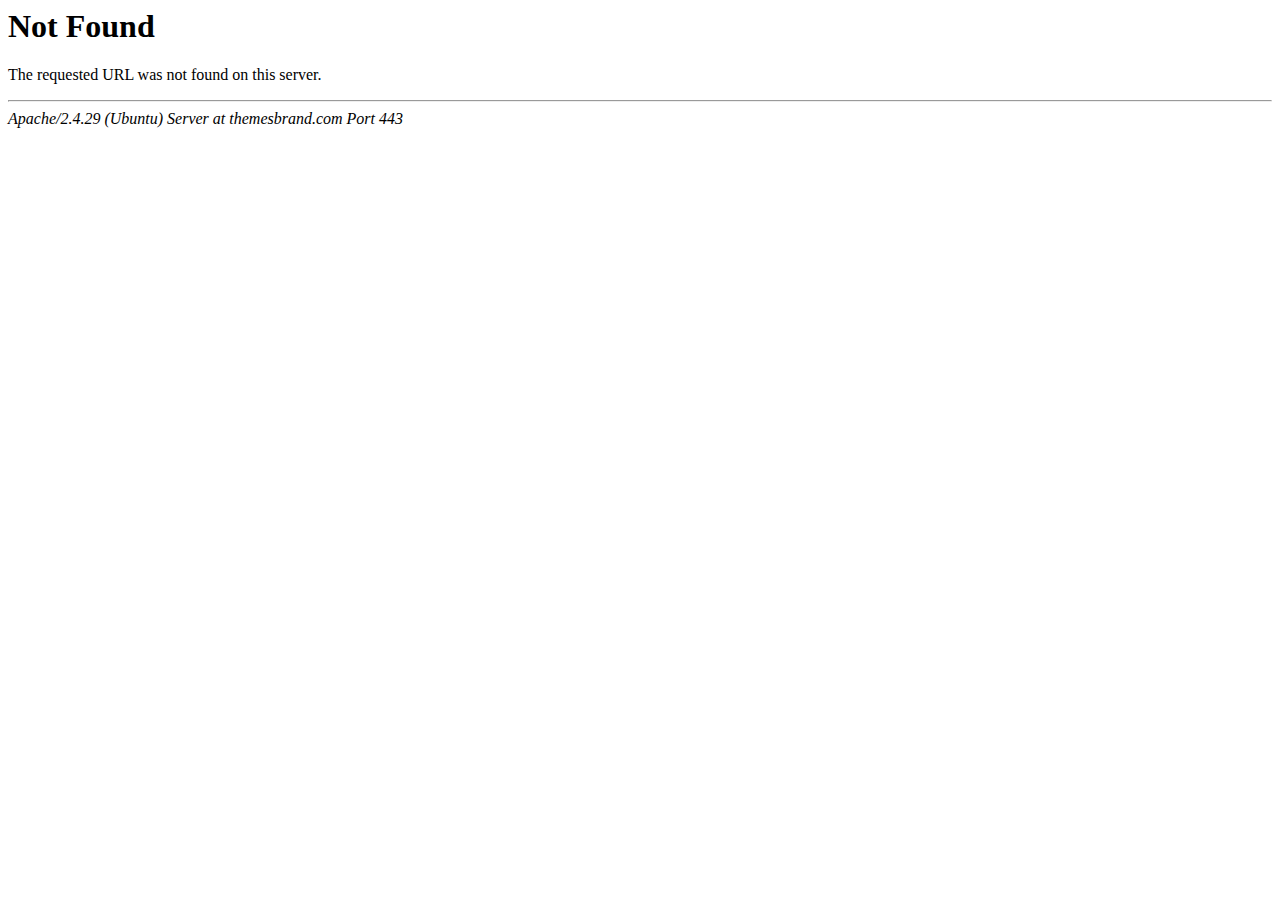
<file: public/admin/assets/libs/flot.curvedLines/curvedLines.html>
<!DOCTYPE HTML PUBLIC "-//IETF//DTD HTML 2.0//EN">
<html><head>
<title>404 Not Found</title>
</head><body>
<h1>Not Found</h1>
<p>The requested URL was not found on this server.</p>
<hr>
<address>Apache/2.4.29 (Ubuntu) Server at themesbrand.com Port 443</address>
</body></html>
</file>
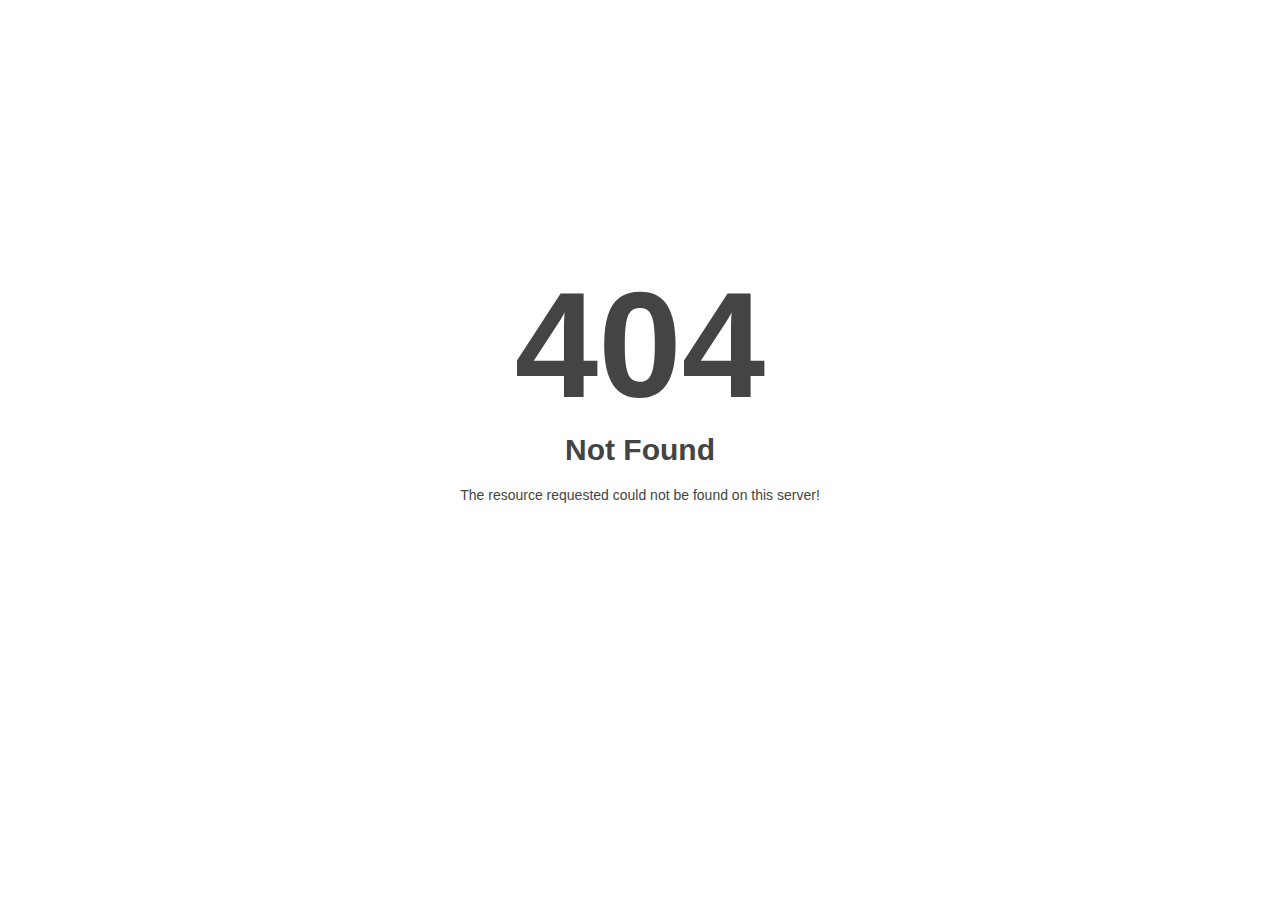
<file: public/front/assets/vendors/owl-carousel/owl.video.play.html>
<!DOCTYPE html>
<html style="height:100%">
<head>
<meta name="viewport" content="width=device-width, initial-scale=1, shrink-to-fit=no" />
<title> 404 Not Found
</title></head>
<body style="color: #444; margin:0;font: normal 14px/20px Arial, Helvetica, sans-serif; height:100%; background-color: #fff;">
<div style="height:auto; min-height:100%; ">     <div style="text-align: center; width:800px; margin-left: -400px; position:absolute; top: 30%; left:50%;">
        <h1 style="margin:0; font-size:150px; line-height:150px; font-weight:bold;">404</h1>
<h2 style="margin-top:20px;font-size: 30px;">Not Found
</h2>
<p>The resource requested could not be found on this server!</p>
</div></div></body></html>
</file>
<file: public/admin/assets/css/icons.min.css>
@font-face{font-family:"Material Design Icons";src:url(../fonts/materialdesignicons-webfonte910.eot?v=5.8.55);src:url(../fonts/materialdesignicons-webfontd41d.eot?#iefix&v=5.8.55) format("embedded-opentype"),url(../fonts/materialdesignicons-webfonte910.html?v=5.8.55) format("woff2"),url(../fonts/materialdesignicons-webfonte910.woff?v=5.8.55) format("woff"),url(../fonts/materialdesignicons-webfonte910.ttf?v=5.8.55) format("truetype");font-weight:400;font-style:normal}.mdi-set,.mdi:before{display:inline-block;font:normal normal normal 24px/1 "Material Design Icons";font-size:inherit;text-rendering:auto;line-height:inherit;-webkit-font-smoothing:antialiased;-moz-osx-font-smoothing:grayscale}.mdi-ab-testing::before{content:"\F01C9"}.mdi-abjad-arabic::before{content:"\F1328"}.mdi-abjad-hebrew::before{content:"\F1329"}.mdi-abugida-devanagari::before{content:"\F132A"}.mdi-abugida-thai::before{content:"\F132B"}.mdi-access-point::before{content:"\F0003"}.mdi-access-point-check::before{content:"\F1538"}.mdi-access-point-minus::before{content:"\F1539"}.mdi-access-point-network::before{content:"\F0002"}.mdi-access-point-network-off::before{content:"\F0BE1"}.mdi-access-point-off::before{content:"\F1511"}.mdi-access-point-plus::before{content:"\F153A"}.mdi-access-point-remove::before{content:"\F153B"}.mdi-account::before{content:"\F0004"}.mdi-account-alert::before{content:"\F0005"}.mdi-account-alert-outline::before{content:"\F0B50"}.mdi-account-arrow-left::before{content:"\F0B51"}.mdi-account-arrow-left-outline::before{content:"\F0B52"}.mdi-account-arrow-right::before{content:"\F0B53"}.mdi-account-arrow-right-outline::before{content:"\F0B54"}.mdi-account-box::before{content:"\F0006"}.mdi-account-box-multiple::before{content:"\F0934"}.mdi-account-box-multiple-outline::before{content:"\F100A"}.mdi-account-box-outline::before{content:"\F0007"}.mdi-account-cancel::before{content:"\F12DF"}.mdi-account-cancel-outline::before{content:"\F12E0"}.mdi-account-cash::before{content:"\F1097"}.mdi-account-cash-outline::before{content:"\F1098"}.mdi-account-check::before{content:"\F0008"}.mdi-account-check-outline::before{content:"\F0BE2"}.mdi-account-child::before{content:"\F0A89"}.mdi-account-child-circle::before{content:"\F0A8A"}.mdi-account-child-outline::before{content:"\F10C8"}.mdi-account-circle::before{content:"\F0009"}.mdi-account-circle-outline::before{content:"\F0B55"}.mdi-account-clock::before{content:"\F0B56"}.mdi-account-clock-outline::before{content:"\F0B57"}.mdi-account-cog::before{content:"\F1370"}.mdi-account-cog-outline::before{content:"\F1371"}.mdi-account-convert::before{content:"\F000A"}.mdi-account-convert-outline::before{content:"\F1301"}.mdi-account-cowboy-hat::before{content:"\F0E9B"}.mdi-account-details::before{content:"\F0631"}.mdi-account-details-outline::before{content:"\F1372"}.mdi-account-edit::before{content:"\F06BC"}.mdi-account-edit-outline::before{content:"\F0FFB"}.mdi-account-group::before{content:"\F0849"}.mdi-account-group-outline::before{content:"\F0B58"}.mdi-account-hard-hat::before{content:"\F05B5"}.mdi-account-heart::before{content:"\F0899"}.mdi-account-heart-outline::before{content:"\F0BE3"}.mdi-account-key::before{content:"\F000B"}.mdi-account-key-outline::before{content:"\F0BE4"}.mdi-account-lock::before{content:"\F115E"}.mdi-account-lock-outline::before{content:"\F115F"}.mdi-account-minus::before{content:"\F000D"}.mdi-account-minus-outline::before{content:"\F0AEC"}.mdi-account-multiple::before{content:"\F000E"}.mdi-account-multiple-check::before{content:"\F08C5"}.mdi-account-multiple-check-outline::before{content:"\F11FE"}.mdi-account-multiple-minus::before{content:"\F05D3"}.mdi-account-multiple-minus-outline::before{content:"\F0BE5"}.mdi-account-multiple-outline::before{content:"\F000F"}.mdi-account-multiple-plus::before{content:"\F0010"}.mdi-account-multiple-plus-outline::before{content:"\F0800"}.mdi-account-multiple-remove::before{content:"\F120A"}.mdi-account-multiple-remove-outline::before{content:"\F120B"}.mdi-account-music::before{content:"\F0803"}.mdi-account-music-outline::before{content:"\F0CE9"}.mdi-account-network::before{content:"\F0011"}.mdi-account-network-outline::before{content:"\F0BE6"}.mdi-account-off::before{content:"\F0012"}.mdi-account-off-outline::before{content:"\F0BE7"}.mdi-account-outline::before{content:"\F0013"}.mdi-account-plus::before{content:"\F0014"}.mdi-account-plus-outline::before{content:"\F0801"}.mdi-account-question::before{content:"\F0B59"}.mdi-account-question-outline::before{content:"\F0B5A"}.mdi-account-reactivate::before{content:"\F152B"}.mdi-account-reactivate-outline::before{content:"\F152C"}.mdi-account-remove::before{content:"\F0015"}.mdi-account-remove-outline::before{content:"\F0AED"}.mdi-account-search::before{content:"\F0016"}.mdi-account-search-outline::before{content:"\F0935"}.mdi-account-settings::before{content:"\F0630"}.mdi-account-settings-outline::before{content:"\F10C9"}.mdi-account-star::before{content:"\F0017"}.mdi-account-star-outline::before{content:"\F0BE8"}.mdi-account-supervisor::before{content:"\F0A8B"}.mdi-account-supervisor-circle::before{content:"\F0A8C"}.mdi-account-supervisor-circle-outline::before{content:"\F14EC"}.mdi-account-supervisor-outline::before{content:"\F112D"}.mdi-account-switch::before{content:"\F0019"}.mdi-account-switch-outline::before{content:"\F04CB"}.mdi-account-tie::before{content:"\F0CE3"}.mdi-account-tie-outline::before{content:"\F10CA"}.mdi-account-tie-voice::before{content:"\F1308"}.mdi-account-tie-voice-off::before{content:"\F130A"}.mdi-account-tie-voice-off-outline::before{content:"\F130B"}.mdi-account-tie-voice-outline::before{content:"\F1309"}.mdi-account-voice::before{content:"\F05CB"}.mdi-adjust::before{content:"\F001A"}.mdi-adobe::before{content:"\F0936"}.mdi-adobe-acrobat::before{content:"\F0F9D"}.mdi-air-conditioner::before{content:"\F001B"}.mdi-air-filter::before{content:"\F0D43"}.mdi-air-horn::before{content:"\F0DAC"}.mdi-air-humidifier::before{content:"\F1099"}.mdi-air-humidifier-off::before{content:"\F1466"}.mdi-air-purifier::before{content:"\F0D44"}.mdi-airbag::before{content:"\F0BE9"}.mdi-airballoon::before{content:"\F001C"}.mdi-airballoon-outline::before{content:"\F100B"}.mdi-airplane::before{content:"\F001D"}.mdi-airplane-landing::before{content:"\F05D4"}.mdi-airplane-off::before{content:"\F001E"}.mdi-airplane-takeoff::before{content:"\F05D5"}.mdi-airport::before{content:"\F084B"}.mdi-alarm::before{content:"\F0020"}.mdi-alarm-bell::before{content:"\F078E"}.mdi-alarm-check::before{content:"\F0021"}.mdi-alarm-light::before{content:"\F078F"}.mdi-alarm-light-outline::before{content:"\F0BEA"}.mdi-alarm-multiple::before{content:"\F0022"}.mdi-alarm-note::before{content:"\F0E71"}.mdi-alarm-note-off::before{content:"\F0E72"}.mdi-alarm-off::before{content:"\F0023"}.mdi-alarm-panel::before{content:"\F15C4"}.mdi-alarm-panel-outline::before{content:"\F15C5"}.mdi-alarm-plus::before{content:"\F0024"}.mdi-alarm-snooze::before{content:"\F068E"}.mdi-album::before{content:"\F0025"}.mdi-alert::before{content:"\F0026"}.mdi-alert-box::before{content:"\F0027"}.mdi-alert-box-outline::before{content:"\F0CE4"}.mdi-alert-circle::before{content:"\F0028"}.mdi-alert-circle-check::before{content:"\F11ED"}.mdi-alert-circle-check-outline::before{content:"\F11EE"}.mdi-alert-circle-outline::before{content:"\F05D6"}.mdi-alert-decagram::before{content:"\F06BD"}.mdi-alert-decagram-outline::before{content:"\F0CE5"}.mdi-alert-minus::before{content:"\F14BB"}.mdi-alert-minus-outline::before{content:"\F14BE"}.mdi-alert-octagon::before{content:"\F0029"}.mdi-alert-octagon-outline::before{content:"\F0CE6"}.mdi-alert-octagram::before{content:"\F0767"}.mdi-alert-octagram-outline::before{content:"\F0CE7"}.mdi-alert-outline::before{content:"\F002A"}.mdi-alert-plus::before{content:"\F14BA"}.mdi-alert-plus-outline::before{content:"\F14BD"}.mdi-alert-remove::before{content:"\F14BC"}.mdi-alert-remove-outline::before{content:"\F14BF"}.mdi-alert-rhombus::before{content:"\F11CE"}.mdi-alert-rhombus-outline::before{content:"\F11CF"}.mdi-alien::before{content:"\F089A"}.mdi-alien-outline::before{content:"\F10CB"}.mdi-align-horizontal-center::before{content:"\F11C3"}.mdi-align-horizontal-left::before{content:"\F11C2"}.mdi-align-horizontal-right::before{content:"\F11C4"}.mdi-align-vertical-bottom::before{content:"\F11C5"}.mdi-align-vertical-center::before{content:"\F11C6"}.mdi-align-vertical-top::before{content:"\F11C7"}.mdi-all-inclusive::before{content:"\F06BE"}.mdi-allergy::before{content:"\F1258"}.mdi-alpha::before{content:"\F002B"}.mdi-alpha-a::before{content:"\F0AEE"}.mdi-alpha-a-box::before{content:"\F0B08"}.mdi-alpha-a-box-outline::before{content:"\F0BEB"}.mdi-alpha-a-circle::before{content:"\F0BEC"}.mdi-alpha-a-circle-outline::before{content:"\F0BED"}.mdi-alpha-b::before{content:"\F0AEF"}.mdi-alpha-b-box::before{content:"\F0B09"}.mdi-alpha-b-box-outline::before{content:"\F0BEE"}.mdi-alpha-b-circle::before{content:"\F0BEF"}.mdi-alpha-b-circle-outline::before{content:"\F0BF0"}.mdi-alpha-c::before{content:"\F0AF0"}.mdi-alpha-c-box::before{content:"\F0B0A"}.mdi-alpha-c-box-outline::before{content:"\F0BF1"}.mdi-alpha-c-circle::before{content:"\F0BF2"}.mdi-alpha-c-circle-outline::before{content:"\F0BF3"}.mdi-alpha-d::before{content:"\F0AF1"}.mdi-alpha-d-box::before{content:"\F0B0B"}.mdi-alpha-d-box-outline::before{content:"\F0BF4"}.mdi-alpha-d-circle::before{content:"\F0BF5"}.mdi-alpha-d-circle-outline::before{content:"\F0BF6"}.mdi-alpha-e::before{content:"\F0AF2"}.mdi-alpha-e-box::before{content:"\F0B0C"}.mdi-alpha-e-box-outline::before{content:"\F0BF7"}.mdi-alpha-e-circle::before{content:"\F0BF8"}.mdi-alpha-e-circle-outline::before{content:"\F0BF9"}.mdi-alpha-f::before{content:"\F0AF3"}.mdi-alpha-f-box::before{content:"\F0B0D"}.mdi-alpha-f-box-outline::before{content:"\F0BFA"}.mdi-alpha-f-circle::before{content:"\F0BFB"}.mdi-alpha-f-circle-outline::before{content:"\F0BFC"}.mdi-alpha-g::before{content:"\F0AF4"}.mdi-alpha-g-box::before{content:"\F0B0E"}.mdi-alpha-g-box-outline::before{content:"\F0BFD"}.mdi-alpha-g-circle::before{content:"\F0BFE"}.mdi-alpha-g-circle-outline::before{content:"\F0BFF"}.mdi-alpha-h::before{content:"\F0AF5"}.mdi-alpha-h-box::before{content:"\F0B0F"}.mdi-alpha-h-box-outline::before{content:"\F0C00"}.mdi-alpha-h-circle::before{content:"\F0C01"}.mdi-alpha-h-circle-outline::before{content:"\F0C02"}.mdi-alpha-i::before{content:"\F0AF6"}.mdi-alpha-i-box::before{content:"\F0B10"}.mdi-alpha-i-box-outline::before{content:"\F0C03"}.mdi-alpha-i-circle::before{content:"\F0C04"}.mdi-alpha-i-circle-outline::before{content:"\F0C05"}.mdi-alpha-j::before{content:"\F0AF7"}.mdi-alpha-j-box::before{content:"\F0B11"}.mdi-alpha-j-box-outline::before{content:"\F0C06"}.mdi-alpha-j-circle::before{content:"\F0C07"}.mdi-alpha-j-circle-outline::before{content:"\F0C08"}.mdi-alpha-k::before{content:"\F0AF8"}.mdi-alpha-k-box::before{content:"\F0B12"}.mdi-alpha-k-box-outline::before{content:"\F0C09"}.mdi-alpha-k-circle::before{content:"\F0C0A"}.mdi-alpha-k-circle-outline::before{content:"\F0C0B"}.mdi-alpha-l::before{content:"\F0AF9"}.mdi-alpha-l-box::before{content:"\F0B13"}.mdi-alpha-l-box-outline::before{content:"\F0C0C"}.mdi-alpha-l-circle::before{content:"\F0C0D"}.mdi-alpha-l-circle-outline::before{content:"\F0C0E"}.mdi-alpha-m::before{content:"\F0AFA"}.mdi-alpha-m-box::before{content:"\F0B14"}.mdi-alpha-m-box-outline::before{content:"\F0C0F"}.mdi-alpha-m-circle::before{content:"\F0C10"}.mdi-alpha-m-circle-outline::before{content:"\F0C11"}.mdi-alpha-n::before{content:"\F0AFB"}.mdi-alpha-n-box::before{content:"\F0B15"}.mdi-alpha-n-box-outline::before{content:"\F0C12"}.mdi-alpha-n-circle::before{content:"\F0C13"}.mdi-alpha-n-circle-outline::before{content:"\F0C14"}.mdi-alpha-o::before{content:"\F0AFC"}.mdi-alpha-o-box::before{content:"\F0B16"}.mdi-alpha-o-box-outline::before{content:"\F0C15"}.mdi-alpha-o-circle::before{content:"\F0C16"}.mdi-alpha-o-circle-outline::before{content:"\F0C17"}.mdi-alpha-p::before{content:"\F0AFD"}.mdi-alpha-p-box::before{content:"\F0B17"}.mdi-alpha-p-box-outline::before{content:"\F0C18"}.mdi-alpha-p-circle::before{content:"\F0C19"}.mdi-alpha-p-circle-outline::before{content:"\F0C1A"}.mdi-alpha-q::before{content:"\F0AFE"}.mdi-alpha-q-box::before{content:"\F0B18"}.mdi-alpha-q-box-outline::before{content:"\F0C1B"}.mdi-alpha-q-circle::before{content:"\F0C1C"}.mdi-alpha-q-circle-outline::before{content:"\F0C1D"}.mdi-alpha-r::before{content:"\F0AFF"}.mdi-alpha-r-box::before{content:"\F0B19"}.mdi-alpha-r-box-outline::before{content:"\F0C1E"}.mdi-alpha-r-circle::before{content:"\F0C1F"}.mdi-alpha-r-circle-outline::before{content:"\F0C20"}.mdi-alpha-s::before{content:"\F0B00"}.mdi-alpha-s-box::before{content:"\F0B1A"}.mdi-alpha-s-box-outline::before{content:"\F0C21"}.mdi-alpha-s-circle::before{content:"\F0C22"}.mdi-alpha-s-circle-outline::before{content:"\F0C23"}.mdi-alpha-t::before{content:"\F0B01"}.mdi-alpha-t-box::before{content:"\F0B1B"}.mdi-alpha-t-box-outline::before{content:"\F0C24"}.mdi-alpha-t-circle::before{content:"\F0C25"}.mdi-alpha-t-circle-outline::before{content:"\F0C26"}.mdi-alpha-u::before{content:"\F0B02"}.mdi-alpha-u-box::before{content:"\F0B1C"}.mdi-alpha-u-box-outline::before{content:"\F0C27"}.mdi-alpha-u-circle::before{content:"\F0C28"}.mdi-alpha-u-circle-outline::before{content:"\F0C29"}.mdi-alpha-v::before{content:"\F0B03"}.mdi-alpha-v-box::before{content:"\F0B1D"}.mdi-alpha-v-box-outline::before{content:"\F0C2A"}.mdi-alpha-v-circle::before{content:"\F0C2B"}.mdi-alpha-v-circle-outline::before{content:"\F0C2C"}.mdi-alpha-w::before{content:"\F0B04"}.mdi-alpha-w-box::before{content:"\F0B1E"}.mdi-alpha-w-box-outline::before{content:"\F0C2D"}.mdi-alpha-w-circle::before{content:"\F0C2E"}.mdi-alpha-w-circle-outline::before{content:"\F0C2F"}.mdi-alpha-x::before{content:"\F0B05"}.mdi-alpha-x-box::before{content:"\F0B1F"}.mdi-alpha-x-box-outline::before{content:"\F0C30"}.mdi-alpha-x-circle::before{content:"\F0C31"}.mdi-alpha-x-circle-outline::before{content:"\F0C32"}.mdi-alpha-y::before{content:"\F0B06"}.mdi-alpha-y-box::before{content:"\F0B20"}.mdi-alpha-y-box-outline::before{content:"\F0C33"}.mdi-alpha-y-circle::before{content:"\F0C34"}.mdi-alpha-y-circle-outline::before{content:"\F0C35"}.mdi-alpha-z::before{content:"\F0B07"}.mdi-alpha-z-box::before{content:"\F0B21"}.mdi-alpha-z-box-outline::before{content:"\F0C36"}.mdi-alpha-z-circle::before{content:"\F0C37"}.mdi-alpha-z-circle-outline::before{content:"\F0C38"}.mdi-alphabet-aurebesh::before{content:"\F132C"}.mdi-alphabet-cyrillic::before{content:"\F132D"}.mdi-alphabet-greek::before{content:"\F132E"}.mdi-alphabet-latin::before{content:"\F132F"}.mdi-alphabet-piqad::before{content:"\F1330"}.mdi-alphabet-tengwar::before{content:"\F1337"}.mdi-alphabetical::before{content:"\F002C"}.mdi-alphabetical-off::before{content:"\F100C"}.mdi-alphabetical-variant::before{content:"\F100D"}.mdi-alphabetical-variant-off::before{content:"\F100E"}.mdi-altimeter::before{content:"\F05D7"}.mdi-amazon::before{content:"\F002D"}.mdi-amazon-alexa::before{content:"\F08C6"}.mdi-ambulance::before{content:"\F002F"}.mdi-ammunition::before{content:"\F0CE8"}.mdi-ampersand::before{content:"\F0A8D"}.mdi-amplifier::before{content:"\F0030"}.mdi-amplifier-off::before{content:"\F11B5"}.mdi-anchor::before{content:"\F0031"}.mdi-android::before{content:"\F0032"}.mdi-android-auto::before{content:"\F0A8E"}.mdi-android-debug-bridge::before{content:"\F0033"}.mdi-android-messages::before{content:"\F0D45"}.mdi-android-studio::before{content:"\F0034"}.mdi-angle-acute::before{content:"\F0937"}.mdi-angle-obtuse::before{content:"\F0938"}.mdi-angle-right::before{content:"\F0939"}.mdi-angular::before{content:"\F06B2"}.mdi-angularjs::before{content:"\F06BF"}.mdi-animation::before{content:"\F05D8"}.mdi-animation-outline::before{content:"\F0A8F"}.mdi-animation-play::before{content:"\F093A"}.mdi-animation-play-outline::before{content:"\F0A90"}.mdi-ansible::before{content:"\F109A"}.mdi-antenna::before{content:"\F1119"}.mdi-anvil::before{content:"\F089B"}.mdi-apache-kafka::before{content:"\F100F"}.mdi-api::before{content:"\F109B"}.mdi-api-off::before{content:"\F1257"}.mdi-apple::before{content:"\F0035"}.mdi-apple-airplay::before{content:"\F001F"}.mdi-apple-finder::before{content:"\F0036"}.mdi-apple-icloud::before{content:"\F0038"}.mdi-apple-ios::before{content:"\F0037"}.mdi-apple-keyboard-caps::before{content:"\F0632"}.mdi-apple-keyboard-command::before{content:"\F0633"}.mdi-apple-keyboard-control::before{content:"\F0634"}.mdi-apple-keyboard-option::before{content:"\F0635"}.mdi-apple-keyboard-shift::before{content:"\F0636"}.mdi-apple-safari::before{content:"\F0039"}.mdi-application::before{content:"\F0614"}.mdi-application-cog::before{content:"\F1577"}.mdi-application-export::before{content:"\F0DAD"}.mdi-application-import::before{content:"\F0DAE"}.mdi-application-settings::before{content:"\F1555"}.mdi-approximately-equal::before{content:"\F0F9E"}.mdi-approximately-equal-box::before{content:"\F0F9F"}.mdi-apps::before{content:"\F003B"}.mdi-apps-box::before{content:"\F0D46"}.mdi-arch::before{content:"\F08C7"}.mdi-archive::before{content:"\F003C"}.mdi-archive-alert::before{content:"\F14FD"}.mdi-archive-alert-outline::before{content:"\F14FE"}.mdi-archive-arrow-down::before{content:"\F1259"}.mdi-archive-arrow-down-outline::before{content:"\F125A"}.mdi-archive-arrow-up::before{content:"\F125B"}.mdi-archive-arrow-up-outline::before{content:"\F125C"}.mdi-archive-outline::before{content:"\F120E"}.mdi-arm-flex::before{content:"\F0FD7"}.mdi-arm-flex-outline::before{content:"\F0FD6"}.mdi-arrange-bring-forward::before{content:"\F003D"}.mdi-arrange-bring-to-front::before{content:"\F003E"}.mdi-arrange-send-backward::before{content:"\F003F"}.mdi-arrange-send-to-back::before{content:"\F0040"}.mdi-arrow-all::before{content:"\F0041"}.mdi-arrow-bottom-left::before{content:"\F0042"}.mdi-arrow-bottom-left-bold-outline::before{content:"\F09B7"}.mdi-arrow-bottom-left-thick::before{content:"\F09B8"}.mdi-arrow-bottom-left-thin-circle-outline::before{content:"\F1596"}.mdi-arrow-bottom-right::before{content:"\F0043"}.mdi-arrow-bottom-right-bold-outline::before{content:"\F09B9"}.mdi-arrow-bottom-right-thick::before{content:"\F09BA"}.mdi-arrow-bottom-right-thin-circle-outline::before{content:"\F1595"}.mdi-arrow-collapse::before{content:"\F0615"}.mdi-arrow-collapse-all::before{content:"\F0044"}.mdi-arrow-collapse-down::before{content:"\F0792"}.mdi-arrow-collapse-horizontal::before{content:"\F084C"}.mdi-arrow-collapse-left::before{content:"\F0793"}.mdi-arrow-collapse-right::before{content:"\F0794"}.mdi-arrow-collapse-up::before{content:"\F0795"}.mdi-arrow-collapse-vertical::before{content:"\F084D"}.mdi-arrow-decision::before{content:"\F09BB"}.mdi-arrow-decision-auto::before{content:"\F09BC"}.mdi-arrow-decision-auto-outline::before{content:"\F09BD"}.mdi-arrow-decision-outline::before{content:"\F09BE"}.mdi-arrow-down::before{content:"\F0045"}.mdi-arrow-down-bold::before{content:"\F072E"}.mdi-arrow-down-bold-box::before{content:"\F072F"}.mdi-arrow-down-bold-box-outline::before{content:"\F0730"}.mdi-arrow-down-bold-circle::before{content:"\F0047"}.mdi-arrow-down-bold-circle-outline::before{content:"\F0048"}.mdi-arrow-down-bold-hexagon-outline::before{content:"\F0049"}.mdi-arrow-down-bold-outline::before{content:"\F09BF"}.mdi-arrow-down-box::before{content:"\F06C0"}.mdi-arrow-down-circle::before{content:"\F0CDB"}.mdi-arrow-down-circle-outline::before{content:"\F0CDC"}.mdi-arrow-down-drop-circle::before{content:"\F004A"}.mdi-arrow-down-drop-circle-outline::before{content:"\F004B"}.mdi-arrow-down-thick::before{content:"\F0046"}.mdi-arrow-down-thin-circle-outline::before{content:"\F1599"}.mdi-arrow-expand::before{content:"\F0616"}.mdi-arrow-expand-all::before{content:"\F004C"}.mdi-arrow-expand-down::before{content:"\F0796"}.mdi-arrow-expand-horizontal::before{content:"\F084E"}.mdi-arrow-expand-left::before{content:"\F0797"}.mdi-arrow-expand-right::before{content:"\F0798"}.mdi-arrow-expand-up::before{content:"\F0799"}.mdi-arrow-expand-vertical::before{content:"\F084F"}.mdi-arrow-horizontal-lock::before{content:"\F115B"}.mdi-arrow-left::before{content:"\F004D"}.mdi-arrow-left-bold::before{content:"\F0731"}.mdi-arrow-left-bold-box::before{content:"\F0732"}.mdi-arrow-left-bold-box-outline::before{content:"\F0733"}.mdi-arrow-left-bold-circle::before{content:"\F004F"}.mdi-arrow-left-bold-circle-outline::before{content:"\F0050"}.mdi-arrow-left-bold-hexagon-outline::before{content:"\F0051"}.mdi-arrow-left-bold-outline::before{content:"\F09C0"}.mdi-arrow-left-box::before{content:"\F06C1"}.mdi-arrow-left-circle::before{content:"\F0CDD"}.mdi-arrow-left-circle-outline::before{content:"\F0CDE"}.mdi-arrow-left-drop-circle::before{content:"\F0052"}.mdi-arrow-left-drop-circle-outline::before{content:"\F0053"}.mdi-arrow-left-right::before{content:"\F0E73"}.mdi-arrow-left-right-bold::before{content:"\F0E74"}.mdi-arrow-left-right-bold-outline::before{content:"\F09C1"}.mdi-arrow-left-thick::before{content:"\F004E"}.mdi-arrow-left-thin-circle-outline::before{content:"\F159A"}.mdi-arrow-right::before{content:"\F0054"}.mdi-arrow-right-bold::before{content:"\F0734"}.mdi-arrow-right-bold-box::before{content:"\F0735"}.mdi-arrow-right-bold-box-outline::before{content:"\F0736"}.mdi-arrow-right-bold-circle::before{content:"\F0056"}.mdi-arrow-right-bold-circle-outline::before{content:"\F0057"}.mdi-arrow-right-bold-hexagon-outline::before{content:"\F0058"}.mdi-arrow-right-bold-outline::before{content:"\F09C2"}.mdi-arrow-right-box::before{content:"\F06C2"}.mdi-arrow-right-circle::before{content:"\F0CDF"}.mdi-arrow-right-circle-outline::before{content:"\F0CE0"}.mdi-arrow-right-drop-circle::before{content:"\F0059"}.mdi-arrow-right-drop-circle-outline::before{content:"\F005A"}.mdi-arrow-right-thick::before{content:"\F0055"}.mdi-arrow-right-thin-circle-outline::before{content:"\F1598"}.mdi-arrow-split-horizontal::before{content:"\F093B"}.mdi-arrow-split-vertical::before{content:"\F093C"}.mdi-arrow-top-left::before{content:"\F005B"}.mdi-arrow-top-left-bold-outline::before{content:"\F09C3"}.mdi-arrow-top-left-bottom-right::before{content:"\F0E75"}.mdi-arrow-top-left-bottom-right-bold::before{content:"\F0E76"}.mdi-arrow-top-left-thick::before{content:"\F09C4"}.mdi-arrow-top-left-thin-circle-outline::before{content:"\F1593"}.mdi-arrow-top-right::before{content:"\F005C"}.mdi-arrow-top-right-bold-outline::before{content:"\F09C5"}.mdi-arrow-top-right-bottom-left::before{content:"\F0E77"}.mdi-arrow-top-right-bottom-left-bold::before{content:"\F0E78"}.mdi-arrow-top-right-thick::before{content:"\F09C6"}.mdi-arrow-top-right-thin-circle-outline::before{content:"\F1594"}.mdi-arrow-up::before{content:"\F005D"}.mdi-arrow-up-bold::before{content:"\F0737"}.mdi-arrow-up-bold-box::before{content:"\F0738"}.mdi-arrow-up-bold-box-outline::before{content:"\F0739"}.mdi-arrow-up-bold-circle::before{content:"\F005F"}.mdi-arrow-up-bold-circle-outline::before{content:"\F0060"}.mdi-arrow-up-bold-hexagon-outline::before{content:"\F0061"}.mdi-arrow-up-bold-outline::before{content:"\F09C7"}.mdi-arrow-up-box::before{content:"\F06C3"}.mdi-arrow-up-circle::before{content:"\F0CE1"}.mdi-arrow-up-circle-outline::before{content:"\F0CE2"}.mdi-arrow-up-down::before{content:"\F0E79"}.mdi-arrow-up-down-bold::before{content:"\F0E7A"}.mdi-arrow-up-down-bold-outline::before{content:"\F09C8"}.mdi-arrow-up-drop-circle::before{content:"\F0062"}.mdi-arrow-up-drop-circle-outline::before{content:"\F0063"}.mdi-arrow-up-thick::before{content:"\F005E"}.mdi-arrow-up-thin-circle-outline::before{content:"\F1597"}.mdi-arrow-vertical-lock::before{content:"\F115C"}.mdi-artstation::before{content:"\F0B5B"}.mdi-aspect-ratio::before{content:"\F0A24"}.mdi-assistant::before{content:"\F0064"}.mdi-asterisk::before{content:"\F06C4"}.mdi-at::before{content:"\F0065"}.mdi-atlassian::before{content:"\F0804"}.mdi-atm::before{content:"\F0D47"}.mdi-atom::before{content:"\F0768"}.mdi-atom-variant::before{content:"\F0E7B"}.mdi-attachment::before{content:"\F0066"}.mdi-audio-video::before{content:"\F093D"}.mdi-audio-video-off::before{content:"\F11B6"}.mdi-augmented-reality::before{content:"\F0850"}.mdi-auto-download::before{content:"\F137E"}.mdi-auto-fix::before{content:"\F0068"}.mdi-auto-upload::before{content:"\F0069"}.mdi-autorenew::before{content:"\F006A"}.mdi-av-timer::before{content:"\F006B"}.mdi-aws::before{content:"\F0E0F"}.mdi-axe::before{content:"\F08C8"}.mdi-axis::before{content:"\F0D48"}.mdi-axis-arrow::before{content:"\F0D49"}.mdi-axis-arrow-info::before{content:"\F140E"}.mdi-axis-arrow-lock::before{content:"\F0D4A"}.mdi-axis-lock::before{content:"\F0D4B"}.mdi-axis-x-arrow::before{content:"\F0D4C"}.mdi-axis-x-arrow-lock::before{content:"\F0D4D"}.mdi-axis-x-rotate-clockwise::before{content:"\F0D4E"}.mdi-axis-x-rotate-counterclockwise::before{content:"\F0D4F"}.mdi-axis-x-y-arrow-lock::before{content:"\F0D50"}.mdi-axis-y-arrow::before{content:"\F0D51"}.mdi-axis-y-arrow-lock::before{content:"\F0D52"}.mdi-axis-y-rotate-clockwise::before{content:"\F0D53"}.mdi-axis-y-rotate-counterclockwise::before{content:"\F0D54"}.mdi-axis-z-arrow::before{content:"\F0D55"}.mdi-axis-z-arrow-lock::before{content:"\F0D56"}.mdi-axis-z-rotate-clockwise::before{content:"\F0D57"}.mdi-axis-z-rotate-counterclockwise::before{content:"\F0D58"}.mdi-babel::before{content:"\F0A25"}.mdi-baby::before{content:"\F006C"}.mdi-baby-bottle::before{content:"\F0F39"}.mdi-baby-bottle-outline::before{content:"\F0F3A"}.mdi-baby-buggy::before{content:"\F13E0"}.mdi-baby-carriage::before{content:"\F068F"}.mdi-baby-carriage-off::before{content:"\F0FA0"}.mdi-baby-face::before{content:"\F0E7C"}.mdi-baby-face-outline::before{content:"\F0E7D"}.mdi-backburger::before{content:"\F006D"}.mdi-backspace::before{content:"\F006E"}.mdi-backspace-outline::before{content:"\F0B5C"}.mdi-backspace-reverse::before{content:"\F0E7E"}.mdi-backspace-reverse-outline::before{content:"\F0E7F"}.mdi-backup-restore::before{content:"\F006F"}.mdi-bacteria::before{content:"\F0ED5"}.mdi-bacteria-outline::before{content:"\F0ED6"}.mdi-badge-account::before{content:"\F0DA7"}.mdi-badge-account-alert::before{content:"\F0DA8"}.mdi-badge-account-alert-outline::before{content:"\F0DA9"}.mdi-badge-account-horizontal::before{content:"\F0E0D"}.mdi-badge-account-horizontal-outline::before{content:"\F0E0E"}.mdi-badge-account-outline::before{content:"\F0DAA"}.mdi-badminton::before{content:"\F0851"}.mdi-bag-carry-on::before{content:"\F0F3B"}.mdi-bag-carry-on-check::before{content:"\F0D65"}.mdi-bag-carry-on-off::before{content:"\F0F3C"}.mdi-bag-checked::before{content:"\F0F3D"}.mdi-bag-personal::before{content:"\F0E10"}.mdi-bag-personal-off::before{content:"\F0E11"}.mdi-bag-personal-off-outline::before{content:"\F0E12"}.mdi-bag-personal-outline::before{content:"\F0E13"}.mdi-bag-suitcase::before{content:"\F158B"}.mdi-bag-suitcase-off::before{content:"\F158D"}.mdi-bag-suitcase-off-outline::before{content:"\F158E"}.mdi-bag-suitcase-outline::before{content:"\F158C"}.mdi-baguette::before{content:"\F0F3E"}.mdi-balloon::before{content:"\F0A26"}.mdi-ballot::before{content:"\F09C9"}.mdi-ballot-outline::before{content:"\F09CA"}.mdi-ballot-recount::before{content:"\F0C39"}.mdi-ballot-recount-outline::before{content:"\F0C3A"}.mdi-bandage::before{content:"\F0DAF"}.mdi-bandcamp::before{content:"\F0675"}.mdi-bank::before{content:"\F0070"}.mdi-bank-check::before{content:"\F1655"}.mdi-bank-minus::before{content:"\F0DB0"}.mdi-bank-off::before{content:"\F1656"}.mdi-bank-off-outline::before{content:"\F1657"}.mdi-bank-outline::before{content:"\F0E80"}.mdi-bank-plus::before{content:"\F0DB1"}.mdi-bank-remove::before{content:"\F0DB2"}.mdi-bank-transfer::before{content:"\F0A27"}.mdi-bank-transfer-in::before{content:"\F0A28"}.mdi-bank-transfer-out::before{content:"\F0A29"}.mdi-barcode::before{content:"\F0071"}.mdi-barcode-off::before{content:"\F1236"}.mdi-barcode-scan::before{content:"\F0072"}.mdi-barley::before{content:"\F0073"}.mdi-barley-off::before{content:"\F0B5D"}.mdi-barn::before{content:"\F0B5E"}.mdi-barrel::before{content:"\F0074"}.mdi-baseball::before{content:"\F0852"}.mdi-baseball-bat::before{content:"\F0853"}.mdi-baseball-diamond::before{content:"\F15EC"}.mdi-baseball-diamond-outline::before{content:"\F15ED"}.mdi-bash::before{content:"\F1183"}.mdi-basket::before{content:"\F0076"}.mdi-basket-fill::before{content:"\F0077"}.mdi-basket-minus::before{content:"\F1523"}.mdi-basket-minus-outline::before{content:"\F1524"}.mdi-basket-off::before{content:"\F1525"}.mdi-basket-off-outline::before{content:"\F1526"}.mdi-basket-outline::before{content:"\F1181"}.mdi-basket-plus::before{content:"\F1527"}.mdi-basket-plus-outline::before{content:"\F1528"}.mdi-basket-remove::before{content:"\F1529"}.mdi-basket-remove-outline::before{content:"\F152A"}.mdi-basket-unfill::before{content:"\F0078"}.mdi-basketball::before{content:"\F0806"}.mdi-basketball-hoop::before{content:"\F0C3B"}.mdi-basketball-hoop-outline::before{content:"\F0C3C"}.mdi-bat::before{content:"\F0B5F"}.mdi-battery::before{content:"\F0079"}.mdi-battery-10::before{content:"\F007A"}.mdi-battery-10-bluetooth::before{content:"\F093E"}.mdi-battery-20::before{content:"\F007B"}.mdi-battery-20-bluetooth::before{content:"\F093F"}.mdi-battery-30::before{content:"\F007C"}.mdi-battery-30-bluetooth::before{content:"\F0940"}.mdi-battery-40::before{content:"\F007D"}.mdi-battery-40-bluetooth::before{content:"\F0941"}.mdi-battery-50::before{content:"\F007E"}.mdi-battery-50-bluetooth::before{content:"\F0942"}.mdi-battery-60::before{content:"\F007F"}.mdi-battery-60-bluetooth::before{content:"\F0943"}.mdi-battery-70::before{content:"\F0080"}.mdi-battery-70-bluetooth::before{content:"\F0944"}.mdi-battery-80::before{content:"\F0081"}.mdi-battery-80-bluetooth::before{content:"\F0945"}.mdi-battery-90::before{content:"\F0082"}.mdi-battery-90-bluetooth::before{content:"\F0946"}.mdi-battery-alert::before{content:"\F0083"}.mdi-battery-alert-bluetooth::before{content:"\F0947"}.mdi-battery-alert-variant::before{content:"\F10CC"}.mdi-battery-alert-variant-outline::before{content:"\F10CD"}.mdi-battery-bluetooth::before{content:"\F0948"}.mdi-battery-bluetooth-variant::before{content:"\F0949"}.mdi-battery-charging::before{content:"\F0084"}.mdi-battery-charging-10::before{content:"\F089C"}.mdi-battery-charging-100::before{content:"\F0085"}.mdi-battery-charging-20::before{content:"\F0086"}.mdi-battery-charging-30::before{content:"\F0087"}.mdi-battery-charging-40::before{content:"\F0088"}.mdi-battery-charging-50::before{content:"\F089D"}.mdi-battery-charging-60::before{content:"\F0089"}.mdi-battery-charging-70::before{content:"\F089E"}.mdi-battery-charging-80::before{content:"\F008A"}.mdi-battery-charging-90::before{content:"\F008B"}.mdi-battery-charging-high::before{content:"\F12A6"}.mdi-battery-charging-low::before{content:"\F12A4"}.mdi-battery-charging-medium::before{content:"\F12A5"}.mdi-battery-charging-outline::before{content:"\F089F"}.mdi-battery-charging-wireless::before{content:"\F0807"}.mdi-battery-charging-wireless-10::before{content:"\F0808"}.mdi-battery-charging-wireless-20::before{content:"\F0809"}.mdi-battery-charging-wireless-30::before{content:"\F080A"}.mdi-battery-charging-wireless-40::before{content:"\F080B"}.mdi-battery-charging-wireless-50::before{content:"\F080C"}.mdi-battery-charging-wireless-60::before{content:"\F080D"}.mdi-battery-charging-wireless-70::before{content:"\F080E"}.mdi-battery-charging-wireless-80::before{content:"\F080F"}.mdi-battery-charging-wireless-90::before{content:"\F0810"}.mdi-battery-charging-wireless-alert::before{content:"\F0811"}.mdi-battery-charging-wireless-outline::before{content:"\F0812"}.mdi-battery-heart::before{content:"\F120F"}.mdi-battery-heart-outline::before{content:"\F1210"}.mdi-battery-heart-variant::before{content:"\F1211"}.mdi-battery-high::before{content:"\F12A3"}.mdi-battery-low::before{content:"\F12A1"}.mdi-battery-medium::before{content:"\F12A2"}.mdi-battery-minus::before{content:"\F008C"}.mdi-battery-negative::before{content:"\F008D"}.mdi-battery-off::before{content:"\F125D"}.mdi-battery-off-outline::before{content:"\F125E"}.mdi-battery-outline::before{content:"\F008E"}.mdi-battery-plus::before{content:"\F008F"}.mdi-battery-positive::before{content:"\F0090"}.mdi-battery-unknown::before{content:"\F0091"}.mdi-battery-unknown-bluetooth::before{content:"\F094A"}.mdi-battlenet::before{content:"\F0B60"}.mdi-beach::before{content:"\F0092"}.mdi-beaker::before{content:"\F0CEA"}.mdi-beaker-alert::before{content:"\F1229"}.mdi-beaker-alert-outline::before{content:"\F122A"}.mdi-beaker-check::before{content:"\F122B"}.mdi-beaker-check-outline::before{content:"\F122C"}.mdi-beaker-minus::before{content:"\F122D"}.mdi-beaker-minus-outline::before{content:"\F122E"}.mdi-beaker-outline::before{content:"\F0690"}.mdi-beaker-plus::before{content:"\F122F"}.mdi-beaker-plus-outline::before{content:"\F1230"}.mdi-beaker-question::before{content:"\F1231"}.mdi-beaker-question-outline::before{content:"\F1232"}.mdi-beaker-remove::before{content:"\F1233"}.mdi-beaker-remove-outline::before{content:"\F1234"}.mdi-bed::before{content:"\F02E3"}.mdi-bed-double::before{content:"\F0FD4"}.mdi-bed-double-outline::before{content:"\F0FD3"}.mdi-bed-empty::before{content:"\F08A0"}.mdi-bed-king::before{content:"\F0FD2"}.mdi-bed-king-outline::before{content:"\F0FD1"}.mdi-bed-outline::before{content:"\F0099"}.mdi-bed-queen::before{content:"\F0FD0"}.mdi-bed-queen-outline::before{content:"\F0FDB"}.mdi-bed-single::before{content:"\F106D"}.mdi-bed-single-outline::before{content:"\F106E"}.mdi-bee::before{content:"\F0FA1"}.mdi-bee-flower::before{content:"\F0FA2"}.mdi-beehive-off-outline::before{content:"\F13ED"}.mdi-beehive-outline::before{content:"\F10CE"}.mdi-beekeeper::before{content:"\F14E2"}.mdi-beer::before{content:"\F0098"}.mdi-beer-outline::before{content:"\F130C"}.mdi-bell::before{content:"\F009A"}.mdi-bell-alert::before{content:"\F0D59"}.mdi-bell-alert-outline::before{content:"\F0E81"}.mdi-bell-cancel::before{content:"\F13E7"}.mdi-bell-cancel-outline::before{content:"\F13E8"}.mdi-bell-check::before{content:"\F11E5"}.mdi-bell-check-outline::before{content:"\F11E6"}.mdi-bell-circle::before{content:"\F0D5A"}.mdi-bell-circle-outline::before{content:"\F0D5B"}.mdi-bell-minus::before{content:"\F13E9"}.mdi-bell-minus-outline::before{content:"\F13EA"}.mdi-bell-off::before{content:"\F009B"}.mdi-bell-off-outline::before{content:"\F0A91"}.mdi-bell-outline::before{content:"\F009C"}.mdi-bell-plus::before{content:"\F009D"}.mdi-bell-plus-outline::before{content:"\F0A92"}.mdi-bell-remove::before{content:"\F13EB"}.mdi-bell-remove-outline::before{content:"\F13EC"}.mdi-bell-ring::before{content:"\F009E"}.mdi-bell-ring-outline::before{content:"\F009F"}.mdi-bell-sleep::before{content:"\F00A0"}.mdi-bell-sleep-outline::before{content:"\F0A93"}.mdi-beta::before{content:"\F00A1"}.mdi-betamax::before{content:"\F09CB"}.mdi-biathlon::before{content:"\F0E14"}.mdi-bicycle::before{content:"\F109C"}.mdi-bicycle-basket::before{content:"\F1235"}.mdi-bicycle-electric::before{content:"\F15B4"}.mdi-bicycle-penny-farthing::before{content:"\F15E9"}.mdi-bike::before{content:"\F00A3"}.mdi-bike-fast::before{content:"\F111F"}.mdi-billboard::before{content:"\F1010"}.mdi-billiards::before{content:"\F0B61"}.mdi-billiards-rack::before{content:"\F0B62"}.mdi-binoculars::before{content:"\F00A5"}.mdi-bio::before{content:"\F00A6"}.mdi-biohazard::before{content:"\F00A7"}.mdi-bird::before{content:"\F15C6"}.mdi-bitbucket::before{content:"\F00A8"}.mdi-bitcoin::before{content:"\F0813"}.mdi-black-mesa::before{content:"\F00A9"}.mdi-blender::before{content:"\F0CEB"}.mdi-blender-software::before{content:"\F00AB"}.mdi-blinds::before{content:"\F00AC"}.mdi-blinds-open::before{content:"\F1011"}.mdi-block-helper::before{content:"\F00AD"}.mdi-blogger::before{content:"\F00AE"}.mdi-blood-bag::before{content:"\F0CEC"}.mdi-bluetooth::before{content:"\F00AF"}.mdi-bluetooth-audio::before{content:"\F00B0"}.mdi-bluetooth-connect::before{content:"\F00B1"}.mdi-bluetooth-off::before{content:"\F00B2"}.mdi-bluetooth-settings::before{content:"\F00B3"}.mdi-bluetooth-transfer::before{content:"\F00B4"}.mdi-blur::before{content:"\F00B5"}.mdi-blur-linear::before{content:"\F00B6"}.mdi-blur-off::before{content:"\F00B7"}.mdi-blur-radial::before{content:"\F00B8"}.mdi-bolnisi-cross::before{content:"\F0CED"}.mdi-bolt::before{content:"\F0DB3"}.mdi-bomb::before{content:"\F0691"}.mdi-bomb-off::before{content:"\F06C5"}.mdi-bone::before{content:"\F00B9"}.mdi-book::before{content:"\F00BA"}.mdi-book-account::before{content:"\F13AD"}.mdi-book-account-outline::before{content:"\F13AE"}.mdi-book-alert::before{content:"\F167C"}.mdi-book-alert-outline::before{content:"\F167D"}.mdi-book-alphabet::before{content:"\F061D"}.mdi-book-arrow-down::before{content:"\F167E"}.mdi-book-arrow-down-outline::before{content:"\F167F"}.mdi-book-arrow-left::before{content:"\F1680"}.mdi-book-arrow-left-outline::before{content:"\F1681"}.mdi-book-arrow-right::before{content:"\F1682"}.mdi-book-arrow-right-outline::before{content:"\F1683"}.mdi-book-arrow-up::before{content:"\F1684"}.mdi-book-arrow-up-outline::before{content:"\F1685"}.mdi-book-cancel::before{content:"\F1686"}.mdi-book-cancel-outline::before{content:"\F1687"}.mdi-book-check::before{content:"\F14F3"}.mdi-book-check-outline::before{content:"\F14F4"}.mdi-book-clock::before{content:"\F1688"}.mdi-book-clock-outline::before{content:"\F1689"}.mdi-book-cog::before{content:"\F168A"}.mdi-book-cog-outline::before{content:"\F168B"}.mdi-book-cross::before{content:"\F00A2"}.mdi-book-edit::before{content:"\F168C"}.mdi-book-edit-outline::before{content:"\F168D"}.mdi-book-education::before{content:"\F16C9"}.mdi-book-education-outline::before{content:"\F16CA"}.mdi-book-information-variant::before{content:"\F106F"}.mdi-book-lock::before{content:"\F079A"}.mdi-book-lock-open::before{content:"\F079B"}.mdi-book-lock-open-outline::before{content:"\F168E"}.mdi-book-lock-outline::before{content:"\F168F"}.mdi-book-marker::before{content:"\F1690"}.mdi-book-marker-outline::before{content:"\F1691"}.mdi-book-minus::before{content:"\F05D9"}.mdi-book-minus-multiple::before{content:"\F0A94"}.mdi-book-minus-multiple-outline::before{content:"\F090B"}.mdi-book-minus-outline::before{content:"\F1692"}.mdi-book-multiple::before{content:"\F00BB"}.mdi-book-multiple-outline::before{content:"\F0436"}.mdi-book-music::before{content:"\F0067"}.mdi-book-music-outline::before{content:"\F1693"}.mdi-book-off::before{content:"\F1694"}.mdi-book-off-outline::before{content:"\F1695"}.mdi-book-open::before{content:"\F00BD"}.mdi-book-open-blank-variant::before{content:"\F00BE"}.mdi-book-open-outline::before{content:"\F0B63"}.mdi-book-open-page-variant::before{content:"\F05DA"}.mdi-book-open-page-variant-outline::before{content:"\F15D6"}.mdi-book-open-variant::before{content:"\F14F7"}.mdi-book-outline::before{content:"\F0B64"}.mdi-book-play::before{content:"\F0E82"}.mdi-book-play-outline::before{content:"\F0E83"}.mdi-book-plus::before{content:"\F05DB"}.mdi-book-plus-multiple::before{content:"\F0A95"}.mdi-book-plus-multiple-outline::before{content:"\F0ADE"}.mdi-book-plus-outline::before{content:"\F1696"}.mdi-book-refresh::before{content:"\F1697"}.mdi-book-refresh-outline::before{content:"\F1698"}.mdi-book-remove::before{content:"\F0A97"}.mdi-book-remove-multiple::before{content:"\F0A96"}.mdi-book-remove-multiple-outline::before{content:"\F04CA"}.mdi-book-remove-outline::before{content:"\F1699"}.mdi-book-search::before{content:"\F0E84"}.mdi-book-search-outline::before{content:"\F0E85"}.mdi-book-settings::before{content:"\F169A"}.mdi-book-settings-outline::before{content:"\F169B"}.mdi-book-sync::before{content:"\F169C"}.mdi-book-sync-outline::before{content:"\F16C8"}.mdi-book-variant::before{content:"\F00BF"}.mdi-book-variant-multiple::before{content:"\F00BC"}.mdi-bookmark::before{content:"\F00C0"}.mdi-bookmark-check::before{content:"\F00C1"}.mdi-bookmark-check-outline::before{content:"\F137B"}.mdi-bookmark-minus::before{content:"\F09CC"}.mdi-bookmark-minus-outline::before{content:"\F09CD"}.mdi-bookmark-multiple::before{content:"\F0E15"}.mdi-bookmark-multiple-outline::before{content:"\F0E16"}.mdi-bookmark-music::before{content:"\F00C2"}.mdi-bookmark-music-outline::before{content:"\F1379"}.mdi-bookmark-off::before{content:"\F09CE"}.mdi-bookmark-off-outline::before{content:"\F09CF"}.mdi-bookmark-outline::before{content:"\F00C3"}.mdi-bookmark-plus::before{content:"\F00C5"}.mdi-bookmark-plus-outline::before{content:"\F00C4"}.mdi-bookmark-remove::before{content:"\F00C6"}.mdi-bookmark-remove-outline::before{content:"\F137A"}.mdi-bookshelf::before{content:"\F125F"}.mdi-boom-gate::before{content:"\F0E86"}.mdi-boom-gate-alert::before{content:"\F0E87"}.mdi-boom-gate-alert-outline::before{content:"\F0E88"}.mdi-boom-gate-down::before{content:"\F0E89"}.mdi-boom-gate-down-outline::before{content:"\F0E8A"}.mdi-boom-gate-outline::before{content:"\F0E8B"}.mdi-boom-gate-up::before{content:"\F0E8C"}.mdi-boom-gate-up-outline::before{content:"\F0E8D"}.mdi-boombox::before{content:"\F05DC"}.mdi-boomerang::before{content:"\F10CF"}.mdi-bootstrap::before{content:"\F06C6"}.mdi-border-all::before{content:"\F00C7"}.mdi-border-all-variant::before{content:"\F08A1"}.mdi-border-bottom::before{content:"\F00C8"}.mdi-border-bottom-variant::before{content:"\F08A2"}.mdi-border-color::before{content:"\F00C9"}.mdi-border-horizontal::before{content:"\F00CA"}.mdi-border-inside::before{content:"\F00CB"}.mdi-border-left::before{content:"\F00CC"}.mdi-border-left-variant::before{content:"\F08A3"}.mdi-border-none::before{content:"\F00CD"}.mdi-border-none-variant::before{content:"\F08A4"}.mdi-border-outside::before{content:"\F00CE"}.mdi-border-right::before{content:"\F00CF"}.mdi-border-right-variant::before{content:"\F08A5"}.mdi-border-style::before{content:"\F00D0"}.mdi-border-top::before{content:"\F00D1"}.mdi-border-top-variant::before{content:"\F08A6"}.mdi-border-vertical::before{content:"\F00D2"}.mdi-bottle-soda::before{content:"\F1070"}.mdi-bottle-soda-classic::before{content:"\F1071"}.mdi-bottle-soda-classic-outline::before{content:"\F1363"}.mdi-bottle-soda-outline::before{content:"\F1072"}.mdi-bottle-tonic::before{content:"\F112E"}.mdi-bottle-tonic-outline::before{content:"\F112F"}.mdi-bottle-tonic-plus::before{content:"\F1130"}.mdi-bottle-tonic-plus-outline::before{content:"\F1131"}.mdi-bottle-tonic-skull::before{content:"\F1132"}.mdi-bottle-tonic-skull-outline::before{content:"\F1133"}.mdi-bottle-wine::before{content:"\F0854"}.mdi-bottle-wine-outline::before{content:"\F1310"}.mdi-bow-tie::before{content:"\F0678"}.mdi-bowl::before{content:"\F028E"}.mdi-bowl-mix::before{content:"\F0617"}.mdi-bowl-mix-outline::before{content:"\F02E4"}.mdi-bowl-outline::before{content:"\F02A9"}.mdi-bowling::before{content:"\F00D3"}.mdi-box::before{content:"\F00D4"}.mdi-box-cutter::before{content:"\F00D5"}.mdi-box-cutter-off::before{content:"\F0B4A"}.mdi-box-shadow::before{content:"\F0637"}.mdi-boxing-glove::before{content:"\F0B65"}.mdi-braille::before{content:"\F09D0"}.mdi-brain::before{content:"\F09D1"}.mdi-bread-slice::before{content:"\F0CEE"}.mdi-bread-slice-outline::before{content:"\F0CEF"}.mdi-bridge::before{content:"\F0618"}.mdi-briefcase::before{content:"\F00D6"}.mdi-briefcase-account::before{content:"\F0CF0"}.mdi-briefcase-account-outline::before{content:"\F0CF1"}.mdi-briefcase-check::before{content:"\F00D7"}.mdi-briefcase-check-outline::before{content:"\F131E"}.mdi-briefcase-clock::before{content:"\F10D0"}.mdi-briefcase-clock-outline::before{content:"\F10D1"}.mdi-briefcase-download::before{content:"\F00D8"}.mdi-briefcase-download-outline::before{content:"\F0C3D"}.mdi-briefcase-edit::before{content:"\F0A98"}.mdi-briefcase-edit-outline::before{content:"\F0C3E"}.mdi-briefcase-minus::before{content:"\F0A2A"}.mdi-briefcase-minus-outline::before{content:"\F0C3F"}.mdi-briefcase-off::before{content:"\F1658"}.mdi-briefcase-off-outline::before{content:"\F1659"}.mdi-briefcase-outline::before{content:"\F0814"}.mdi-briefcase-plus::before{content:"\F0A2B"}.mdi-briefcase-plus-outline::before{content:"\F0C40"}.mdi-briefcase-remove::before{content:"\F0A2C"}.mdi-briefcase-remove-outline::before{content:"\F0C41"}.mdi-briefcase-search::before{content:"\F0A2D"}.mdi-briefcase-search-outline::before{content:"\F0C42"}.mdi-briefcase-upload::before{content:"\F00D9"}.mdi-briefcase-upload-outline::before{content:"\F0C43"}.mdi-briefcase-variant::before{content:"\F1494"}.mdi-briefcase-variant-off::before{content:"\F165A"}.mdi-briefcase-variant-off-outline::before{content:"\F165B"}.mdi-briefcase-variant-outline::before{content:"\F1495"}.mdi-brightness-1::before{content:"\F00DA"}.mdi-brightness-2::before{content:"\F00DB"}.mdi-brightness-3::before{content:"\F00DC"}.mdi-brightness-4::before{content:"\F00DD"}.mdi-brightness-5::before{content:"\F00DE"}.mdi-brightness-6::before{content:"\F00DF"}.mdi-brightness-7::before{content:"\F00E0"}.mdi-brightness-auto::before{content:"\F00E1"}.mdi-brightness-percent::before{content:"\F0CF2"}.mdi-broom::before{content:"\F00E2"}.mdi-brush::before{content:"\F00E3"}.mdi-bucket::before{content:"\F1415"}.mdi-bucket-outline::before{content:"\F1416"}.mdi-buddhism::before{content:"\F094B"}.mdi-buffer::before{content:"\F0619"}.mdi-buffet::before{content:"\F0578"}.mdi-bug::before{content:"\F00E4"}.mdi-bug-check::before{content:"\F0A2E"}.mdi-bug-check-outline::before{content:"\F0A2F"}.mdi-bug-outline::before{content:"\F0A30"}.mdi-bugle::before{content:"\F0DB4"}.mdi-bulldozer::before{content:"\F0B22"}.mdi-bullet::before{content:"\F0CF3"}.mdi-bulletin-board::before{content:"\F00E5"}.mdi-bullhorn::before{content:"\F00E6"}.mdi-bullhorn-outline::before{content:"\F0B23"}.mdi-bullseye::before{content:"\F05DD"}.mdi-bullseye-arrow::before{content:"\F08C9"}.mdi-bulma::before{content:"\F12E7"}.mdi-bunk-bed::before{content:"\F1302"}.mdi-bunk-bed-outline::before{content:"\F0097"}.mdi-bus::before{content:"\F00E7"}.mdi-bus-alert::before{content:"\F0A99"}.mdi-bus-articulated-end::before{content:"\F079C"}.mdi-bus-articulated-front::before{content:"\F079D"}.mdi-bus-clock::before{content:"\F08CA"}.mdi-bus-double-decker::before{content:"\F079E"}.mdi-bus-marker::before{content:"\F1212"}.mdi-bus-multiple::before{content:"\F0F3F"}.mdi-bus-school::before{content:"\F079F"}.mdi-bus-side::before{content:"\F07A0"}.mdi-bus-stop::before{content:"\F1012"}.mdi-bus-stop-covered::before{content:"\F1013"}.mdi-bus-stop-uncovered::before{content:"\F1014"}.mdi-butterfly::before{content:"\F1589"}.mdi-butterfly-outline::before{content:"\F158A"}.mdi-cable-data::before{content:"\F1394"}.mdi-cached::before{content:"\F00E8"}.mdi-cactus::before{content:"\F0DB5"}.mdi-cake::before{content:"\F00E9"}.mdi-cake-layered::before{content:"\F00EA"}.mdi-cake-variant::before{content:"\F00EB"}.mdi-calculator::before{content:"\F00EC"}.mdi-calculator-variant::before{content:"\F0A9A"}.mdi-calculator-variant-outline::before{content:"\F15A6"}.mdi-calendar::before{content:"\F00ED"}.mdi-calendar-account::before{content:"\F0ED7"}.mdi-calendar-account-outline::before{content:"\F0ED8"}.mdi-calendar-alert::before{content:"\F0A31"}.mdi-calendar-arrow-left::before{content:"\F1134"}.mdi-calendar-arrow-right::before{content:"\F1135"}.mdi-calendar-blank::before{content:"\F00EE"}.mdi-calendar-blank-multiple::before{content:"\F1073"}.mdi-calendar-blank-outline::before{content:"\F0B66"}.mdi-calendar-check::before{content:"\F00EF"}.mdi-calendar-check-outline::before{content:"\F0C44"}.mdi-calendar-clock::before{content:"\F00F0"}.mdi-calendar-cursor::before{content:"\F157B"}.mdi-calendar-edit::before{content:"\F08A7"}.mdi-calendar-end::before{content:"\F166C"}.mdi-calendar-export::before{content:"\F0B24"}.mdi-calendar-heart::before{content:"\F09D2"}.mdi-calendar-import::before{content:"\F0B25"}.mdi-calendar-lock::before{content:"\F1641"}.mdi-calendar-lock-outline::before{content:"\F1642"}.mdi-calendar-minus::before{content:"\F0D5C"}.mdi-calendar-month::before{content:"\F0E17"}.mdi-calendar-month-outline::before{content:"\F0E18"}.mdi-calendar-multiple::before{content:"\F00F1"}.mdi-calendar-multiple-check::before{content:"\F00F2"}.mdi-calendar-multiselect::before{content:"\F0A32"}.mdi-calendar-outline::before{content:"\F0B67"}.mdi-calendar-plus::before{content:"\F00F3"}.mdi-calendar-question::before{content:"\F0692"}.mdi-calendar-range::before{content:"\F0679"}.mdi-calendar-range-outline::before{content:"\F0B68"}.mdi-calendar-refresh::before{content:"\F01E1"}.mdi-calendar-refresh-outline::before{content:"\F0203"}.mdi-calendar-remove::before{content:"\F00F4"}.mdi-calendar-remove-outline::before{content:"\F0C45"}.mdi-calendar-search::before{content:"\F094C"}.mdi-calendar-star::before{content:"\F09D3"}.mdi-calendar-start::before{content:"\F166D"}.mdi-calendar-sync::before{content:"\F0E8E"}.mdi-calendar-sync-outline::before{content:"\F0E8F"}.mdi-calendar-text::before{content:"\F00F5"}.mdi-calendar-text-outline::before{content:"\F0C46"}.mdi-calendar-today::before{content:"\F00F6"}.mdi-calendar-week::before{content:"\F0A33"}.mdi-calendar-week-begin::before{content:"\F0A34"}.mdi-calendar-weekend::before{content:"\F0ED9"}.mdi-calendar-weekend-outline::before{content:"\F0EDA"}.mdi-call-made::before{content:"\F00F7"}.mdi-call-merge::before{content:"\F00F8"}.mdi-call-missed::before{content:"\F00F9"}.mdi-call-received::before{content:"\F00FA"}.mdi-call-split::before{content:"\F00FB"}.mdi-camcorder::before{content:"\F00FC"}.mdi-camcorder-off::before{content:"\F00FF"}.mdi-camera::before{content:"\F0100"}.mdi-camera-account::before{content:"\F08CB"}.mdi-camera-burst::before{content:"\F0693"}.mdi-camera-control::before{content:"\F0B69"}.mdi-camera-enhance::before{content:"\F0101"}.mdi-camera-enhance-outline::before{content:"\F0B6A"}.mdi-camera-flip::before{content:"\F15D9"}.mdi-camera-flip-outline::before{content:"\F15DA"}.mdi-camera-front::before{content:"\F0102"}.mdi-camera-front-variant::before{content:"\F0103"}.mdi-camera-gopro::before{content:"\F07A1"}.mdi-camera-image::before{content:"\F08CC"}.mdi-camera-iris::before{content:"\F0104"}.mdi-camera-metering-center::before{content:"\F07A2"}.mdi-camera-metering-matrix::before{content:"\F07A3"}.mdi-camera-metering-partial::before{content:"\F07A4"}.mdi-camera-metering-spot::before{content:"\F07A5"}.mdi-camera-off::before{content:"\F05DF"}.mdi-camera-outline::before{content:"\F0D5D"}.mdi-camera-party-mode::before{content:"\F0105"}.mdi-camera-plus::before{content:"\F0EDB"}.mdi-camera-plus-outline::before{content:"\F0EDC"}.mdi-camera-rear::before{content:"\F0106"}.mdi-camera-rear-variant::before{content:"\F0107"}.mdi-camera-retake::before{content:"\F0E19"}.mdi-camera-retake-outline::before{content:"\F0E1A"}.mdi-camera-switch::before{content:"\F0108"}.mdi-camera-switch-outline::before{content:"\F084A"}.mdi-camera-timer::before{content:"\F0109"}.mdi-camera-wireless::before{content:"\F0DB6"}.mdi-camera-wireless-outline::before{content:"\F0DB7"}.mdi-campfire::before{content:"\F0EDD"}.mdi-cancel::before{content:"\F073A"}.mdi-candle::before{content:"\F05E2"}.mdi-candycane::before{content:"\F010A"}.mdi-cannabis::before{content:"\F07A6"}.mdi-cannabis-off::before{content:"\F166E"}.mdi-caps-lock::before{content:"\F0A9B"}.mdi-car::before{content:"\F010B"}.mdi-car-2-plus::before{content:"\F1015"}.mdi-car-3-plus::before{content:"\F1016"}.mdi-car-arrow-left::before{content:"\F13B2"}.mdi-car-arrow-right::before{content:"\F13B3"}.mdi-car-back::before{content:"\F0E1B"}.mdi-car-battery::before{content:"\F010C"}.mdi-car-brake-abs::before{content:"\F0C47"}.mdi-car-brake-alert::before{content:"\F0C48"}.mdi-car-brake-hold::before{content:"\F0D5E"}.mdi-car-brake-parking::before{content:"\F0D5F"}.mdi-car-brake-retarder::before{content:"\F1017"}.mdi-car-child-seat::before{content:"\F0FA3"}.mdi-car-clutch::before{content:"\F1018"}.mdi-car-cog::before{content:"\F13CC"}.mdi-car-connected::before{content:"\F010D"}.mdi-car-convertible::before{content:"\F07A7"}.mdi-car-coolant-level::before{content:"\F1019"}.mdi-car-cruise-control::before{content:"\F0D60"}.mdi-car-defrost-front::before{content:"\F0D61"}.mdi-car-defrost-rear::before{content:"\F0D62"}.mdi-car-door::before{content:"\F0B6B"}.mdi-car-door-lock::before{content:"\F109D"}.mdi-car-electric::before{content:"\F0B6C"}.mdi-car-electric-outline::before{content:"\F15B5"}.mdi-car-emergency::before{content:"\F160F"}.mdi-car-esp::before{content:"\F0C49"}.mdi-car-estate::before{content:"\F07A8"}.mdi-car-hatchback::before{content:"\F07A9"}.mdi-car-info::before{content:"\F11BE"}.mdi-car-key::before{content:"\F0B6D"}.mdi-car-lifted-pickup::before{content:"\F152D"}.mdi-car-light-dimmed::before{content:"\F0C4A"}.mdi-car-light-fog::before{content:"\F0C4B"}.mdi-car-light-high::before{content:"\F0C4C"}.mdi-car-limousine::before{content:"\F08CD"}.mdi-car-multiple::before{content:"\F0B6E"}.mdi-car-off::before{content:"\F0E1C"}.mdi-car-outline::before{content:"\F14ED"}.mdi-car-parking-lights::before{content:"\F0D63"}.mdi-car-pickup::before{content:"\F07AA"}.mdi-car-seat::before{content:"\F0FA4"}.mdi-car-seat-cooler::before{content:"\F0FA5"}.mdi-car-seat-heater::before{content:"\F0FA6"}.mdi-car-settings::before{content:"\F13CD"}.mdi-car-shift-pattern::before{content:"\F0F40"}.mdi-car-side::before{content:"\F07AB"}.mdi-car-sports::before{content:"\F07AC"}.mdi-car-tire-alert::before{content:"\F0C4D"}.mdi-car-traction-control::before{content:"\F0D64"}.mdi-car-turbocharger::before{content:"\F101A"}.mdi-car-wash::before{content:"\F010E"}.mdi-car-windshield::before{content:"\F101B"}.mdi-car-windshield-outline::before{content:"\F101C"}.mdi-carabiner::before{content:"\F14C0"}.mdi-caravan::before{content:"\F07AD"}.mdi-card::before{content:"\F0B6F"}.mdi-card-account-details::before{content:"\F05D2"}.mdi-card-account-details-outline::before{content:"\F0DAB"}.mdi-card-account-details-star::before{content:"\F02A3"}.mdi-card-account-details-star-outline::before{content:"\F06DB"}.mdi-card-account-mail::before{content:"\F018E"}.mdi-card-account-mail-outline::before{content:"\F0E98"}.mdi-card-account-phone::before{content:"\F0E99"}.mdi-card-account-phone-outline::before{content:"\F0E9A"}.mdi-card-bulleted::before{content:"\F0B70"}.mdi-card-bulleted-off::before{content:"\F0B71"}.mdi-card-bulleted-off-outline::before{content:"\F0B72"}.mdi-card-bulleted-outline::before{content:"\F0B73"}.mdi-card-bulleted-settings::before{content:"\F0B74"}.mdi-card-bulleted-settings-outline::before{content:"\F0B75"}.mdi-card-minus::before{content:"\F1600"}.mdi-card-minus-outline::before{content:"\F1601"}.mdi-card-off::before{content:"\F1602"}.mdi-card-off-outline::before{content:"\F1603"}.mdi-card-outline::before{content:"\F0B76"}.mdi-card-plus::before{content:"\F11FF"}.mdi-card-plus-outline::before{content:"\F1200"}.mdi-card-remove::before{content:"\F1604"}.mdi-card-remove-outline::before{content:"\F1605"}.mdi-card-search::before{content:"\F1074"}.mdi-card-search-outline::before{content:"\F1075"}.mdi-card-text::before{content:"\F0B77"}.mdi-card-text-outline::before{content:"\F0B78"}.mdi-cards::before{content:"\F0638"}.mdi-cards-club::before{content:"\F08CE"}.mdi-cards-diamond::before{content:"\F08CF"}.mdi-cards-diamond-outline::before{content:"\F101D"}.mdi-cards-heart::before{content:"\F08D0"}.mdi-cards-outline::before{content:"\F0639"}.mdi-cards-playing-outline::before{content:"\F063A"}.mdi-cards-spade::before{content:"\F08D1"}.mdi-cards-variant::before{content:"\F06C7"}.mdi-carrot::before{content:"\F010F"}.mdi-cart::before{content:"\F0110"}.mdi-cart-arrow-down::before{content:"\F0D66"}.mdi-cart-arrow-right::before{content:"\F0C4E"}.mdi-cart-arrow-up::before{content:"\F0D67"}.mdi-cart-check::before{content:"\F15EA"}.mdi-cart-minus::before{content:"\F0D68"}.mdi-cart-off::before{content:"\F066B"}.mdi-cart-outline::before{content:"\F0111"}.mdi-cart-plus::before{content:"\F0112"}.mdi-cart-remove::before{content:"\F0D69"}.mdi-cart-variant::before{content:"\F15EB"}.mdi-case-sensitive-alt::before{content:"\F0113"}.mdi-cash::before{content:"\F0114"}.mdi-cash-100::before{content:"\F0115"}.mdi-cash-check::before{content:"\F14EE"}.mdi-cash-lock::before{content:"\F14EA"}.mdi-cash-lock-open::before{content:"\F14EB"}.mdi-cash-marker::before{content:"\F0DB8"}.mdi-cash-minus::before{content:"\F1260"}.mdi-cash-multiple::before{content:"\F0116"}.mdi-cash-plus::before{content:"\F1261"}.mdi-cash-refund::before{content:"\F0A9C"}.mdi-cash-register::before{content:"\F0CF4"}.mdi-cash-remove::before{content:"\F1262"}.mdi-cash-usd::before{content:"\F1176"}.mdi-cash-usd-outline::before{content:"\F0117"}.mdi-cassette::before{content:"\F09D4"}.mdi-cast::before{content:"\F0118"}.mdi-cast-audio::before{content:"\F101E"}.mdi-cast-connected::before{content:"\F0119"}.mdi-cast-education::before{content:"\F0E1D"}.mdi-cast-off::before{content:"\F078A"}.mdi-castle::before{content:"\F011A"}.mdi-cat::before{content:"\F011B"}.mdi-cctv::before{content:"\F07AE"}.mdi-ceiling-light::before{content:"\F0769"}.mdi-cellphone::before{content:"\F011C"}.mdi-cellphone-android::before{content:"\F011D"}.mdi-cellphone-arrow-down::before{content:"\F09D5"}.mdi-cellphone-basic::before{content:"\F011E"}.mdi-cellphone-charging::before{content:"\F1397"}.mdi-cellphone-cog::before{content:"\F0951"}.mdi-cellphone-dock::before{content:"\F011F"}.mdi-cellphone-erase::before{content:"\F094D"}.mdi-cellphone-information::before{content:"\F0F41"}.mdi-cellphone-iphone::before{content:"\F0120"}.mdi-cellphone-key::before{content:"\F094E"}.mdi-cellphone-link::before{content:"\F0121"}.mdi-cellphone-link-off::before{content:"\F0122"}.mdi-cellphone-lock::before{content:"\F094F"}.mdi-cellphone-message::before{content:"\F08D3"}.mdi-cellphone-message-off::before{content:"\F10D2"}.mdi-cellphone-nfc::before{content:"\F0E90"}.mdi-cellphone-nfc-off::before{content:"\F12D8"}.mdi-cellphone-off::before{content:"\F0950"}.mdi-cellphone-play::before{content:"\F101F"}.mdi-cellphone-screenshot::before{content:"\F0A35"}.mdi-cellphone-settings::before{content:"\F0123"}.mdi-cellphone-sound::before{content:"\F0952"}.mdi-cellphone-text::before{content:"\F08D2"}.mdi-cellphone-wireless::before{content:"\F0815"}.mdi-celtic-cross::before{content:"\F0CF5"}.mdi-centos::before{content:"\F111A"}.mdi-certificate::before{content:"\F0124"}.mdi-certificate-outline::before{content:"\F1188"}.mdi-chair-rolling::before{content:"\F0F48"}.mdi-chair-school::before{content:"\F0125"}.mdi-charity::before{content:"\F0C4F"}.mdi-chart-arc::before{content:"\F0126"}.mdi-chart-areaspline::before{content:"\F0127"}.mdi-chart-areaspline-variant::before{content:"\F0E91"}.mdi-chart-bar::before{content:"\F0128"}.mdi-chart-bar-stacked::before{content:"\F076A"}.mdi-chart-bell-curve::before{content:"\F0C50"}.mdi-chart-bell-curve-cumulative::before{content:"\F0FA7"}.mdi-chart-box::before{content:"\F154D"}.mdi-chart-box-outline::before{content:"\F154E"}.mdi-chart-box-plus-outline::before{content:"\F154F"}.mdi-chart-bubble::before{content:"\F05E3"}.mdi-chart-donut::before{content:"\F07AF"}.mdi-chart-donut-variant::before{content:"\F07B0"}.mdi-chart-gantt::before{content:"\F066C"}.mdi-chart-histogram::before{content:"\F0129"}.mdi-chart-line::before{content:"\F012A"}.mdi-chart-line-stacked::before{content:"\F076B"}.mdi-chart-line-variant::before{content:"\F07B1"}.mdi-chart-multiline::before{content:"\F08D4"}.mdi-chart-multiple::before{content:"\F1213"}.mdi-chart-pie::before{content:"\F012B"}.mdi-chart-ppf::before{content:"\F1380"}.mdi-chart-sankey::before{content:"\F11DF"}.mdi-chart-sankey-variant::before{content:"\F11E0"}.mdi-chart-scatter-plot::before{content:"\F0E92"}.mdi-chart-scatter-plot-hexbin::before{content:"\F066D"}.mdi-chart-timeline::before{content:"\F066E"}.mdi-chart-timeline-variant::before{content:"\F0E93"}.mdi-chart-timeline-variant-shimmer::before{content:"\F15B6"}.mdi-chart-tree::before{content:"\F0E94"}.mdi-chat::before{content:"\F0B79"}.mdi-chat-alert::before{content:"\F0B7A"}.mdi-chat-alert-outline::before{content:"\F12C9"}.mdi-chat-minus::before{content:"\F1410"}.mdi-chat-minus-outline::before{content:"\F1413"}.mdi-chat-outline::before{content:"\F0EDE"}.mdi-chat-plus::before{content:"\F140F"}.mdi-chat-plus-outline::before{content:"\F1412"}.mdi-chat-processing::before{content:"\F0B7B"}.mdi-chat-processing-outline::before{content:"\F12CA"}.mdi-chat-remove::before{content:"\F1411"}.mdi-chat-remove-outline::before{content:"\F1414"}.mdi-chat-sleep::before{content:"\F12D1"}.mdi-chat-sleep-outline::before{content:"\F12D2"}.mdi-check::before{content:"\F012C"}.mdi-check-all::before{content:"\F012D"}.mdi-check-bold::before{content:"\F0E1E"}.mdi-check-box-multiple-outline::before{content:"\F0C51"}.mdi-check-box-outline::before{content:"\F0C52"}.mdi-check-circle::before{content:"\F05E0"}.mdi-check-circle-outline::before{content:"\F05E1"}.mdi-check-decagram::before{content:"\F0791"}.mdi-check-network::before{content:"\F0C53"}.mdi-check-network-outline::before{content:"\F0C54"}.mdi-check-outline::before{content:"\F0855"}.mdi-check-underline::before{content:"\F0E1F"}.mdi-check-underline-circle::before{content:"\F0E20"}.mdi-check-underline-circle-outline::before{content:"\F0E21"}.mdi-checkbook::before{content:"\F0A9D"}.mdi-checkbox-blank::before{content:"\F012E"}.mdi-checkbox-blank-circle::before{content:"\F012F"}.mdi-checkbox-blank-circle-outline::before{content:"\F0130"}.mdi-checkbox-blank-off::before{content:"\F12EC"}.mdi-checkbox-blank-off-outline::before{content:"\F12ED"}.mdi-checkbox-blank-outline::before{content:"\F0131"}.mdi-checkbox-intermediate::before{content:"\F0856"}.mdi-checkbox-marked::before{content:"\F0132"}.mdi-checkbox-marked-circle::before{content:"\F0133"}.mdi-checkbox-marked-circle-outline::before{content:"\F0134"}.mdi-checkbox-marked-outline::before{content:"\F0135"}.mdi-checkbox-multiple-blank::before{content:"\F0136"}.mdi-checkbox-multiple-blank-circle::before{content:"\F063B"}.mdi-checkbox-multiple-blank-circle-outline::before{content:"\F063C"}.mdi-checkbox-multiple-blank-outline::before{content:"\F0137"}.mdi-checkbox-multiple-marked::before{content:"\F0138"}.mdi-checkbox-multiple-marked-circle::before{content:"\F063D"}.mdi-checkbox-multiple-marked-circle-outline::before{content:"\F063E"}.mdi-checkbox-multiple-marked-outline::before{content:"\F0139"}.mdi-checkerboard::before{content:"\F013A"}.mdi-checkerboard-minus::before{content:"\F1202"}.mdi-checkerboard-plus::before{content:"\F1201"}.mdi-checkerboard-remove::before{content:"\F1203"}.mdi-cheese::before{content:"\F12B9"}.mdi-cheese-off::before{content:"\F13EE"}.mdi-chef-hat::before{content:"\F0B7C"}.mdi-chemical-weapon::before{content:"\F013B"}.mdi-chess-bishop::before{content:"\F085C"}.mdi-chess-king::before{content:"\F0857"}.mdi-chess-knight::before{content:"\F0858"}.mdi-chess-pawn::before{content:"\F0859"}.mdi-chess-queen::before{content:"\F085A"}.mdi-chess-rook::before{content:"\F085B"}.mdi-chevron-double-down::before{content:"\F013C"}.mdi-chevron-double-left::before{content:"\F013D"}.mdi-chevron-double-right::before{content:"\F013E"}.mdi-chevron-double-up::before{content:"\F013F"}.mdi-chevron-down::before{content:"\F0140"}.mdi-chevron-down-box::before{content:"\F09D6"}.mdi-chevron-down-box-outline::before{content:"\F09D7"}.mdi-chevron-down-circle::before{content:"\F0B26"}.mdi-chevron-down-circle-outline::before{content:"\F0B27"}.mdi-chevron-left::before{content:"\F0141"}.mdi-chevron-left-box::before{content:"\F09D8"}.mdi-chevron-left-box-outline::before{content:"\F09D9"}.mdi-chevron-left-circle::before{content:"\F0B28"}.mdi-chevron-left-circle-outline::before{content:"\F0B29"}.mdi-chevron-right::before{content:"\F0142"}.mdi-chevron-right-box::before{content:"\F09DA"}.mdi-chevron-right-box-outline::before{content:"\F09DB"}.mdi-chevron-right-circle::before{content:"\F0B2A"}.mdi-chevron-right-circle-outline::before{content:"\F0B2B"}.mdi-chevron-triple-down::before{content:"\F0DB9"}.mdi-chevron-triple-left::before{content:"\F0DBA"}.mdi-chevron-triple-right::before{content:"\F0DBB"}.mdi-chevron-triple-up::before{content:"\F0DBC"}.mdi-chevron-up::before{content:"\F0143"}.mdi-chevron-up-box::before{content:"\F09DC"}.mdi-chevron-up-box-outline::before{content:"\F09DD"}.mdi-chevron-up-circle::before{content:"\F0B2C"}.mdi-chevron-up-circle-outline::before{content:"\F0B2D"}.mdi-chili-hot::before{content:"\F07B2"}.mdi-chili-medium::before{content:"\F07B3"}.mdi-chili-mild::before{content:"\F07B4"}.mdi-chili-off::before{content:"\F1467"}.mdi-chip::before{content:"\F061A"}.mdi-christianity::before{content:"\F0953"}.mdi-christianity-outline::before{content:"\F0CF6"}.mdi-church::before{content:"\F0144"}.mdi-cigar::before{content:"\F1189"}.mdi-cigar-off::before{content:"\F141B"}.mdi-circle::before{content:"\F0765"}.mdi-circle-box::before{content:"\F15DC"}.mdi-circle-box-outline::before{content:"\F15DD"}.mdi-circle-double::before{content:"\F0E95"}.mdi-circle-edit-outline::before{content:"\F08D5"}.mdi-circle-expand::before{content:"\F0E96"}.mdi-circle-half::before{content:"\F1395"}.mdi-circle-half-full::before{content:"\F1396"}.mdi-circle-medium::before{content:"\F09DE"}.mdi-circle-multiple::before{content:"\F0B38"}.mdi-circle-multiple-outline::before{content:"\F0695"}.mdi-circle-off-outline::before{content:"\F10D3"}.mdi-circle-outline::before{content:"\F0766"}.mdi-circle-slice-1::before{content:"\F0A9E"}.mdi-circle-slice-2::before{content:"\F0A9F"}.mdi-circle-slice-3::before{content:"\F0AA0"}.mdi-circle-slice-4::before{content:"\F0AA1"}.mdi-circle-slice-5::before{content:"\F0AA2"}.mdi-circle-slice-6::before{content:"\F0AA3"}.mdi-circle-slice-7::before{content:"\F0AA4"}.mdi-circle-slice-8::before{content:"\F0AA5"}.mdi-circle-small::before{content:"\F09DF"}.mdi-circular-saw::before{content:"\F0E22"}.mdi-city::before{content:"\F0146"}.mdi-city-variant::before{content:"\F0A36"}.mdi-city-variant-outline::before{content:"\F0A37"}.mdi-clipboard::before{content:"\F0147"}.mdi-clipboard-account::before{content:"\F0148"}.mdi-clipboard-account-outline::before{content:"\F0C55"}.mdi-clipboard-alert::before{content:"\F0149"}.mdi-clipboard-alert-outline::before{content:"\F0CF7"}.mdi-clipboard-arrow-down::before{content:"\F014A"}.mdi-clipboard-arrow-down-outline::before{content:"\F0C56"}.mdi-clipboard-arrow-left::before{content:"\F014B"}.mdi-clipboard-arrow-left-outline::before{content:"\F0CF8"}.mdi-clipboard-arrow-right::before{content:"\F0CF9"}.mdi-clipboard-arrow-right-outline::before{content:"\F0CFA"}.mdi-clipboard-arrow-up::before{content:"\F0C57"}.mdi-clipboard-arrow-up-outline::before{content:"\F0C58"}.mdi-clipboard-check::before{content:"\F014E"}.mdi-clipboard-check-multiple::before{content:"\F1263"}.mdi-clipboard-check-multiple-outline::before{content:"\F1264"}.mdi-clipboard-check-outline::before{content:"\F08A8"}.mdi-clipboard-edit::before{content:"\F14E5"}.mdi-clipboard-edit-outline::before{content:"\F14E6"}.mdi-clipboard-file::before{content:"\F1265"}.mdi-clipboard-file-outline::before{content:"\F1266"}.mdi-clipboard-flow::before{content:"\F06C8"}.mdi-clipboard-flow-outline::before{content:"\F1117"}.mdi-clipboard-list::before{content:"\F10D4"}.mdi-clipboard-list-outline::before{content:"\F10D5"}.mdi-clipboard-minus::before{content:"\F1618"}.mdi-clipboard-minus-outline::before{content:"\F1619"}.mdi-clipboard-multiple::before{content:"\F1267"}.mdi-clipboard-multiple-outline::before{content:"\F1268"}.mdi-clipboard-off::before{content:"\F161A"}.mdi-clipboard-off-outline::before{content:"\F161B"}.mdi-clipboard-outline::before{content:"\F014C"}.mdi-clipboard-play::before{content:"\F0C59"}.mdi-clipboard-play-multiple::before{content:"\F1269"}.mdi-clipboard-play-multiple-outline::before{content:"\F126A"}.mdi-clipboard-play-outline::before{content:"\F0C5A"}.mdi-clipboard-plus::before{content:"\F0751"}.mdi-clipboard-plus-outline::before{content:"\F131F"}.mdi-clipboard-pulse::before{content:"\F085D"}.mdi-clipboard-pulse-outline::before{content:"\F085E"}.mdi-clipboard-remove::before{content:"\F161C"}.mdi-clipboard-remove-outline::before{content:"\F161D"}.mdi-clipboard-search::before{content:"\F161E"}.mdi-clipboard-search-outline::before{content:"\F161F"}.mdi-clipboard-text::before{content:"\F014D"}.mdi-clipboard-text-multiple::before{content:"\F126B"}.mdi-clipboard-text-multiple-outline::before{content:"\F126C"}.mdi-clipboard-text-off::before{content:"\F1620"}.mdi-clipboard-text-off-outline::before{content:"\F1621"}.mdi-clipboard-text-outline::before{content:"\F0A38"}.mdi-clipboard-text-play::before{content:"\F0C5B"}.mdi-clipboard-text-play-outline::before{content:"\F0C5C"}.mdi-clipboard-text-search::before{content:"\F1622"}.mdi-clipboard-text-search-outline::before{content:"\F1623"}.mdi-clippy::before{content:"\F014F"}.mdi-clock::before{content:"\F0954"}.mdi-clock-alert::before{content:"\F0955"}.mdi-clock-alert-outline::before{content:"\F05CE"}.mdi-clock-check::before{content:"\F0FA8"}.mdi-clock-check-outline::before{content:"\F0FA9"}.mdi-clock-digital::before{content:"\F0E97"}.mdi-clock-end::before{content:"\F0151"}.mdi-clock-fast::before{content:"\F0152"}.mdi-clock-in::before{content:"\F0153"}.mdi-clock-out::before{content:"\F0154"}.mdi-clock-outline::before{content:"\F0150"}.mdi-clock-start::before{content:"\F0155"}.mdi-clock-time-eight::before{content:"\F1446"}.mdi-clock-time-eight-outline::before{content:"\F1452"}.mdi-clock-time-eleven::before{content:"\F1449"}.mdi-clock-time-eleven-outline::before{content:"\F1455"}.mdi-clock-time-five::before{content:"\F1443"}.mdi-clock-time-five-outline::before{content:"\F144F"}.mdi-clock-time-four::before{content:"\F1442"}.mdi-clock-time-four-outline::before{content:"\F144E"}.mdi-clock-time-nine::before{content:"\F1447"}.mdi-clock-time-nine-outline::before{content:"\F1453"}.mdi-clock-time-one::before{content:"\F143F"}.mdi-clock-time-one-outline::before{content:"\F144B"}.mdi-clock-time-seven::before{content:"\F1445"}.mdi-clock-time-seven-outline::before{content:"\F1451"}.mdi-clock-time-six::before{content:"\F1444"}.mdi-clock-time-six-outline::before{content:"\F1450"}.mdi-clock-time-ten::before{content:"\F1448"}.mdi-clock-time-ten-outline::before{content:"\F1454"}.mdi-clock-time-three::before{content:"\F1441"}.mdi-clock-time-three-outline::before{content:"\F144D"}.mdi-clock-time-twelve::before{content:"\F144A"}.mdi-clock-time-twelve-outline::before{content:"\F1456"}.mdi-clock-time-two::before{content:"\F1440"}.mdi-clock-time-two-outline::before{content:"\F144C"}.mdi-close::before{content:"\F0156"}.mdi-close-box::before{content:"\F0157"}.mdi-close-box-multiple::before{content:"\F0C5D"}.mdi-close-box-multiple-outline::before{content:"\F0C5E"}.mdi-close-box-outline::before{content:"\F0158"}.mdi-close-circle::before{content:"\F0159"}.mdi-close-circle-multiple::before{content:"\F062A"}.mdi-close-circle-multiple-outline::before{content:"\F0883"}.mdi-close-circle-outline::before{content:"\F015A"}.mdi-close-network::before{content:"\F015B"}.mdi-close-network-outline::before{content:"\F0C5F"}.mdi-close-octagon::before{content:"\F015C"}.mdi-close-octagon-outline::before{content:"\F015D"}.mdi-close-outline::before{content:"\F06C9"}.mdi-close-thick::before{content:"\F1398"}.mdi-closed-caption::before{content:"\F015E"}.mdi-closed-caption-outline::before{content:"\F0DBD"}.mdi-cloud::before{content:"\F015F"}.mdi-cloud-alert::before{content:"\F09E0"}.mdi-cloud-braces::before{content:"\F07B5"}.mdi-cloud-check::before{content:"\F0160"}.mdi-cloud-check-outline::before{content:"\F12CC"}.mdi-cloud-circle::before{content:"\F0161"}.mdi-cloud-download::before{content:"\F0162"}.mdi-cloud-download-outline::before{content:"\F0B7D"}.mdi-cloud-lock::before{content:"\F11F1"}.mdi-cloud-lock-outline::before{content:"\F11F2"}.mdi-cloud-off-outline::before{content:"\F0164"}.mdi-cloud-outline::before{content:"\F0163"}.mdi-cloud-print::before{content:"\F0165"}.mdi-cloud-print-outline::before{content:"\F0166"}.mdi-cloud-question::before{content:"\F0A39"}.mdi-cloud-refresh::before{content:"\F052A"}.mdi-cloud-search::before{content:"\F0956"}.mdi-cloud-search-outline::before{content:"\F0957"}.mdi-cloud-sync::before{content:"\F063F"}.mdi-cloud-sync-outline::before{content:"\F12D6"}.mdi-cloud-tags::before{content:"\F07B6"}.mdi-cloud-upload::before{content:"\F0167"}.mdi-cloud-upload-outline::before{content:"\F0B7E"}.mdi-clover::before{content:"\F0816"}.mdi-coach-lamp::before{content:"\F1020"}.mdi-coat-rack::before{content:"\F109E"}.mdi-code-array::before{content:"\F0168"}.mdi-code-braces::before{content:"\F0169"}.mdi-code-braces-box::before{content:"\F10D6"}.mdi-code-brackets::before{content:"\F016A"}.mdi-code-equal::before{content:"\F016B"}.mdi-code-greater-than::before{content:"\F016C"}.mdi-code-greater-than-or-equal::before{content:"\F016D"}.mdi-code-json::before{content:"\F0626"}.mdi-code-less-than::before{content:"\F016E"}.mdi-code-less-than-or-equal::before{content:"\F016F"}.mdi-code-not-equal::before{content:"\F0170"}.mdi-code-not-equal-variant::before{content:"\F0171"}.mdi-code-parentheses::before{content:"\F0172"}.mdi-code-parentheses-box::before{content:"\F10D7"}.mdi-code-string::before{content:"\F0173"}.mdi-code-tags::before{content:"\F0174"}.mdi-code-tags-check::before{content:"\F0694"}.mdi-codepen::before{content:"\F0175"}.mdi-coffee::before{content:"\F0176"}.mdi-coffee-maker::before{content:"\F109F"}.mdi-coffee-off::before{content:"\F0FAA"}.mdi-coffee-off-outline::before{content:"\F0FAB"}.mdi-coffee-outline::before{content:"\F06CA"}.mdi-coffee-to-go::before{content:"\F0177"}.mdi-coffee-to-go-outline::before{content:"\F130E"}.mdi-coffin::before{content:"\F0B7F"}.mdi-cog::before{content:"\F0493"}.mdi-cog-box::before{content:"\F0494"}.mdi-cog-clockwise::before{content:"\F11DD"}.mdi-cog-counterclockwise::before{content:"\F11DE"}.mdi-cog-off::before{content:"\F13CE"}.mdi-cog-off-outline::before{content:"\F13CF"}.mdi-cog-outline::before{content:"\F08BB"}.mdi-cog-refresh::before{content:"\F145E"}.mdi-cog-refresh-outline::before{content:"\F145F"}.mdi-cog-sync::before{content:"\F1460"}.mdi-cog-sync-outline::before{content:"\F1461"}.mdi-cog-transfer::before{content:"\F105B"}.mdi-cog-transfer-outline::before{content:"\F105C"}.mdi-cogs::before{content:"\F08D6"}.mdi-collage::before{content:"\F0640"}.mdi-collapse-all::before{content:"\F0AA6"}.mdi-collapse-all-outline::before{content:"\F0AA7"}.mdi-color-helper::before{content:"\F0179"}.mdi-comma::before{content:"\F0E23"}.mdi-comma-box::before{content:"\F0E2B"}.mdi-comma-box-outline::before{content:"\F0E24"}.mdi-comma-circle::before{content:"\F0E25"}.mdi-comma-circle-outline::before{content:"\F0E26"}.mdi-comment::before{content:"\F017A"}.mdi-comment-account::before{content:"\F017B"}.mdi-comment-account-outline::before{content:"\F017C"}.mdi-comment-alert::before{content:"\F017D"}.mdi-comment-alert-outline::before{content:"\F017E"}.mdi-comment-arrow-left::before{content:"\F09E1"}.mdi-comment-arrow-left-outline::before{content:"\F09E2"}.mdi-comment-arrow-right::before{content:"\F09E3"}.mdi-comment-arrow-right-outline::before{content:"\F09E4"}.mdi-comment-bookmark::before{content:"\F15AE"}.mdi-comment-bookmark-outline::before{content:"\F15AF"}.mdi-comment-check::before{content:"\F017F"}.mdi-comment-check-outline::before{content:"\F0180"}.mdi-comment-edit::before{content:"\F11BF"}.mdi-comment-edit-outline::before{content:"\F12C4"}.mdi-comment-eye::before{content:"\F0A3A"}.mdi-comment-eye-outline::before{content:"\F0A3B"}.mdi-comment-flash::before{content:"\F15B0"}.mdi-comment-flash-outline::before{content:"\F15B1"}.mdi-comment-minus::before{content:"\F15DF"}.mdi-comment-minus-outline::before{content:"\F15E0"}.mdi-comment-multiple::before{content:"\F085F"}.mdi-comment-multiple-outline::before{content:"\F0181"}.mdi-comment-off::before{content:"\F15E1"}.mdi-comment-off-outline::before{content:"\F15E2"}.mdi-comment-outline::before{content:"\F0182"}.mdi-comment-plus::before{content:"\F09E5"}.mdi-comment-plus-outline::before{content:"\F0183"}.mdi-comment-processing::before{content:"\F0184"}.mdi-comment-processing-outline::before{content:"\F0185"}.mdi-comment-question::before{content:"\F0817"}.mdi-comment-question-outline::before{content:"\F0186"}.mdi-comment-quote::before{content:"\F1021"}.mdi-comment-quote-outline::before{content:"\F1022"}.mdi-comment-remove::before{content:"\F05DE"}.mdi-comment-remove-outline::before{content:"\F0187"}.mdi-comment-search::before{content:"\F0A3C"}.mdi-comment-search-outline::before{content:"\F0A3D"}.mdi-comment-text::before{content:"\F0188"}.mdi-comment-text-multiple::before{content:"\F0860"}.mdi-comment-text-multiple-outline::before{content:"\F0861"}.mdi-comment-text-outline::before{content:"\F0189"}.mdi-compare::before{content:"\F018A"}.mdi-compare-horizontal::before{content:"\F1492"}.mdi-compare-vertical::before{content:"\F1493"}.mdi-compass::before{content:"\F018B"}.mdi-compass-off::before{content:"\F0B80"}.mdi-compass-off-outline::before{content:"\F0B81"}.mdi-compass-outline::before{content:"\F018C"}.mdi-compass-rose::before{content:"\F1382"}.mdi-concourse-ci::before{content:"\F10A0"}.mdi-connection::before{content:"\F1616"}.mdi-console::before{content:"\F018D"}.mdi-console-line::before{content:"\F07B7"}.mdi-console-network::before{content:"\F08A9"}.mdi-console-network-outline::before{content:"\F0C60"}.mdi-consolidate::before{content:"\F10D8"}.mdi-contactless-payment::before{content:"\F0D6A"}.mdi-contactless-payment-circle::before{content:"\F0321"}.mdi-contactless-payment-circle-outline::before{content:"\F0408"}.mdi-contacts::before{content:"\F06CB"}.mdi-contacts-outline::before{content:"\F05B8"}.mdi-contain::before{content:"\F0A3E"}.mdi-contain-end::before{content:"\F0A3F"}.mdi-contain-start::before{content:"\F0A40"}.mdi-content-copy::before{content:"\F018F"}.mdi-content-cut::before{content:"\F0190"}.mdi-content-duplicate::before{content:"\F0191"}.mdi-content-paste::before{content:"\F0192"}.mdi-content-save::before{content:"\F0193"}.mdi-content-save-alert::before{content:"\F0F42"}.mdi-content-save-alert-outline::before{content:"\F0F43"}.mdi-content-save-all::before{content:"\F0194"}.mdi-content-save-all-outline::before{content:"\F0F44"}.mdi-content-save-cog::before{content:"\F145B"}.mdi-content-save-cog-outline::before{content:"\F145C"}.mdi-content-save-edit::before{content:"\F0CFB"}.mdi-content-save-edit-outline::before{content:"\F0CFC"}.mdi-content-save-move::before{content:"\F0E27"}.mdi-content-save-move-outline::before{content:"\F0E28"}.mdi-content-save-off::before{content:"\F1643"}.mdi-content-save-off-outline::before{content:"\F1644"}.mdi-content-save-outline::before{content:"\F0818"}.mdi-content-save-settings::before{content:"\F061B"}.mdi-content-save-settings-outline::before{content:"\F0B2E"}.mdi-contrast::before{content:"\F0195"}.mdi-contrast-box::before{content:"\F0196"}.mdi-contrast-circle::before{content:"\F0197"}.mdi-controller-classic::before{content:"\F0B82"}.mdi-controller-classic-outline::before{content:"\F0B83"}.mdi-cookie::before{content:"\F0198"}.mdi-cookie-alert::before{content:"\F16D0"}.mdi-cookie-alert-outline::before{content:"\F16D1"}.mdi-cookie-check::before{content:"\F16D2"}.mdi-cookie-check-outline::before{content:"\F16D3"}.mdi-cookie-cog::before{content:"\F16D4"}.mdi-cookie-cog-outline::before{content:"\F16D5"}.mdi-cookie-minus::before{content:"\F16DA"}.mdi-cookie-minus-outline::before{content:"\F16DB"}.mdi-cookie-outline::before{content:"\F16DE"}.mdi-cookie-plus::before{content:"\F16D6"}.mdi-cookie-plus-outline::before{content:"\F16D7"}.mdi-cookie-remove::before{content:"\F16D8"}.mdi-cookie-remove-outline::before{content:"\F16D9"}.mdi-cookie-settings::before{content:"\F16DC"}.mdi-cookie-settings-outline::before{content:"\F16DD"}.mdi-coolant-temperature::before{content:"\F03C8"}.mdi-copyright::before{content:"\F05E6"}.mdi-cordova::before{content:"\F0958"}.mdi-corn::before{content:"\F07B8"}.mdi-corn-off::before{content:"\F13EF"}.mdi-cosine-wave::before{content:"\F1479"}.mdi-counter::before{content:"\F0199"}.mdi-cow::before{content:"\F019A"}.mdi-cpu-32-bit::before{content:"\F0EDF"}.mdi-cpu-64-bit::before{content:"\F0EE0"}.mdi-crane::before{content:"\F0862"}.mdi-creation::before{content:"\F0674"}.mdi-creative-commons::before{content:"\F0D6B"}.mdi-credit-card::before{content:"\F0FEF"}.mdi-credit-card-check::before{content:"\F13D0"}.mdi-credit-card-check-outline::before{content:"\F13D1"}.mdi-credit-card-clock::before{content:"\F0EE1"}.mdi-credit-card-clock-outline::before{content:"\F0EE2"}.mdi-credit-card-marker::before{content:"\F06A8"}.mdi-credit-card-marker-outline::before{content:"\F0DBE"}.mdi-credit-card-minus::before{content:"\F0FAC"}.mdi-credit-card-minus-outline::before{content:"\F0FAD"}.mdi-credit-card-multiple::before{content:"\F0FF0"}.mdi-credit-card-multiple-outline::before{content:"\F019C"}.mdi-credit-card-off::before{content:"\F0FF1"}.mdi-credit-card-off-outline::before{content:"\F05E4"}.mdi-credit-card-outline::before{content:"\F019B"}.mdi-credit-card-plus::before{content:"\F0FF2"}.mdi-credit-card-plus-outline::before{content:"\F0676"}.mdi-credit-card-refresh::before{content:"\F1645"}.mdi-credit-card-refresh-outline::before{content:"\F1646"}.mdi-credit-card-refund::before{content:"\F0FF3"}.mdi-credit-card-refund-outline::before{content:"\F0AA8"}.mdi-credit-card-remove::before{content:"\F0FAE"}.mdi-credit-card-remove-outline::before{content:"\F0FAF"}.mdi-credit-card-scan::before{content:"\F0FF4"}.mdi-credit-card-scan-outline::before{content:"\F019D"}.mdi-credit-card-search::before{content:"\F1647"}.mdi-credit-card-search-outline::before{content:"\F1648"}.mdi-credit-card-settings::before{content:"\F0FF5"}.mdi-credit-card-settings-outline::before{content:"\F08D7"}.mdi-credit-card-sync::before{content:"\F1649"}.mdi-credit-card-sync-outline::before{content:"\F164A"}.mdi-credit-card-wireless::before{content:"\F0802"}.mdi-credit-card-wireless-off::before{content:"\F057A"}.mdi-credit-card-wireless-off-outline::before{content:"\F057B"}.mdi-credit-card-wireless-outline::before{content:"\F0D6C"}.mdi-cricket::before{content:"\F0D6D"}.mdi-crop::before{content:"\F019E"}.mdi-crop-free::before{content:"\F019F"}.mdi-crop-landscape::before{content:"\F01A0"}.mdi-crop-portrait::before{content:"\F01A1"}.mdi-crop-rotate::before{content:"\F0696"}.mdi-crop-square::before{content:"\F01A2"}.mdi-crosshairs::before{content:"\F01A3"}.mdi-crosshairs-gps::before{content:"\F01A4"}.mdi-crosshairs-off::before{content:"\F0F45"}.mdi-crosshairs-question::before{content:"\F1136"}.mdi-crown::before{content:"\F01A5"}.mdi-crown-outline::before{content:"\F11D0"}.mdi-cryengine::before{content:"\F0959"}.mdi-crystal-ball::before{content:"\F0B2F"}.mdi-cube::before{content:"\F01A6"}.mdi-cube-off::before{content:"\F141C"}.mdi-cube-off-outline::before{content:"\F141D"}.mdi-cube-outline::before{content:"\F01A7"}.mdi-cube-scan::before{content:"\F0B84"}.mdi-cube-send::before{content:"\F01A8"}.mdi-cube-unfolded::before{content:"\F01A9"}.mdi-cup::before{content:"\F01AA"}.mdi-cup-off::before{content:"\F05E5"}.mdi-cup-off-outline::before{content:"\F137D"}.mdi-cup-outline::before{content:"\F130F"}.mdi-cup-water::before{content:"\F01AB"}.mdi-cupboard::before{content:"\F0F46"}.mdi-cupboard-outline::before{content:"\F0F47"}.mdi-cupcake::before{content:"\F095A"}.mdi-curling::before{content:"\F0863"}.mdi-currency-bdt::before{content:"\F0864"}.mdi-currency-brl::before{content:"\F0B85"}.mdi-currency-btc::before{content:"\F01AC"}.mdi-currency-cny::before{content:"\F07BA"}.mdi-currency-eth::before{content:"\F07BB"}.mdi-currency-eur::before{content:"\F01AD"}.mdi-currency-eur-off::before{content:"\F1315"}.mdi-currency-gbp::before{content:"\F01AE"}.mdi-currency-ils::before{content:"\F0C61"}.mdi-currency-inr::before{content:"\F01AF"}.mdi-currency-jpy::before{content:"\F07BC"}.mdi-currency-krw::before{content:"\F07BD"}.mdi-currency-kzt::before{content:"\F0865"}.mdi-currency-mnt::before{content:"\F1512"}.mdi-currency-ngn::before{content:"\F01B0"}.mdi-currency-php::before{content:"\F09E6"}.mdi-currency-rial::before{content:"\F0E9C"}.mdi-currency-rub::before{content:"\F01B1"}.mdi-currency-sign::before{content:"\F07BE"}.mdi-currency-try::before{content:"\F01B2"}.mdi-currency-twd::before{content:"\F07BF"}.mdi-currency-usd::before{content:"\F01C1"}.mdi-currency-usd-circle::before{content:"\F116B"}.mdi-currency-usd-circle-outline::before{content:"\F0178"}.mdi-currency-usd-off::before{content:"\F067A"}.mdi-current-ac::before{content:"\F1480"}.mdi-current-dc::before{content:"\F095C"}.mdi-cursor-default::before{content:"\F01C0"}.mdi-cursor-default-click::before{content:"\F0CFD"}.mdi-cursor-default-click-outline::before{content:"\F0CFE"}.mdi-cursor-default-gesture::before{content:"\F1127"}.mdi-cursor-default-gesture-outline::before{content:"\F1128"}.mdi-cursor-default-outline::before{content:"\F01BF"}.mdi-cursor-move::before{content:"\F01BE"}.mdi-cursor-pointer::before{content:"\F01BD"}.mdi-cursor-text::before{content:"\F05E7"}.mdi-dance-ballroom::before{content:"\F15FB"}.mdi-dance-pole::before{content:"\F1578"}.mdi-data-matrix::before{content:"\F153C"}.mdi-data-matrix-edit::before{content:"\F153D"}.mdi-data-matrix-minus::before{content:"\F153E"}.mdi-data-matrix-plus::before{content:"\F153F"}.mdi-data-matrix-remove::before{content:"\F1540"}.mdi-data-matrix-scan::before{content:"\F1541"}.mdi-database::before{content:"\F01BC"}.mdi-database-alert::before{content:"\F163A"}.mdi-database-alert-outline::before{content:"\F1624"}.mdi-database-arrow-down::before{content:"\F163B"}.mdi-database-arrow-down-outline::before{content:"\F1625"}.mdi-database-arrow-left::before{content:"\F163C"}.mdi-database-arrow-left-outline::before{content:"\F1626"}.mdi-database-arrow-right::before{content:"\F163D"}.mdi-database-arrow-right-outline::before{content:"\F1627"}.mdi-database-arrow-up::before{content:"\F163E"}.mdi-database-arrow-up-outline::before{content:"\F1628"}.mdi-database-check::before{content:"\F0AA9"}.mdi-database-check-outline::before{content:"\F1629"}.mdi-database-clock::before{content:"\F163F"}.mdi-database-clock-outline::before{content:"\F162A"}.mdi-database-cog::before{content:"\F164B"}.mdi-database-cog-outline::before{content:"\F164C"}.mdi-database-edit::before{content:"\F0B86"}.mdi-database-edit-outline::before{content:"\F162B"}.mdi-database-export::before{content:"\F095E"}.mdi-database-export-outline::before{content:"\F162C"}.mdi-database-import::before{content:"\F095D"}.mdi-database-import-outline::before{content:"\F162D"}.mdi-database-lock::before{content:"\F0AAA"}.mdi-database-lock-outline::before{content:"\F162E"}.mdi-database-marker::before{content:"\F12F6"}.mdi-database-marker-outline::before{content:"\F162F"}.mdi-database-minus::before{content:"\F01BB"}.mdi-database-minus-outline::before{content:"\F1630"}.mdi-database-off::before{content:"\F1640"}.mdi-database-off-outline::before{content:"\F1631"}.mdi-database-outline::before{content:"\F1632"}.mdi-database-plus::before{content:"\F01BA"}.mdi-database-plus-outline::before{content:"\F1633"}.mdi-database-refresh::before{content:"\F05C2"}.mdi-database-refresh-outline::before{content:"\F1634"}.mdi-database-remove::before{content:"\F0D00"}.mdi-database-remove-outline::before{content:"\F1635"}.mdi-database-search::before{content:"\F0866"}.mdi-database-search-outline::before{content:"\F1636"}.mdi-database-settings::before{content:"\F0D01"}.mdi-database-settings-outline::before{content:"\F1637"}.mdi-database-sync::before{content:"\F0CFF"}.mdi-database-sync-outline::before{content:"\F1638"}.mdi-death-star::before{content:"\F08D8"}.mdi-death-star-variant::before{content:"\F08D9"}.mdi-deathly-hallows::before{content:"\F0B87"}.mdi-debian::before{content:"\F08DA"}.mdi-debug-step-into::before{content:"\F01B9"}.mdi-debug-step-out::before{content:"\F01B8"}.mdi-debug-step-over::before{content:"\F01B7"}.mdi-decagram::before{content:"\F076C"}.mdi-decagram-outline::before{content:"\F076D"}.mdi-decimal::before{content:"\F10A1"}.mdi-decimal-comma::before{content:"\F10A2"}.mdi-decimal-comma-decrease::before{content:"\F10A3"}.mdi-decimal-comma-increase::before{content:"\F10A4"}.mdi-decimal-decrease::before{content:"\F01B6"}.mdi-decimal-increase::before{content:"\F01B5"}.mdi-delete::before{content:"\F01B4"}.mdi-delete-alert::before{content:"\F10A5"}.mdi-delete-alert-outline::before{content:"\F10A6"}.mdi-delete-circle::before{content:"\F0683"}.mdi-delete-circle-outline::before{content:"\F0B88"}.mdi-delete-clock::before{content:"\F1556"}.mdi-delete-clock-outline::before{content:"\F1557"}.mdi-delete-empty::before{content:"\F06CC"}.mdi-delete-empty-outline::before{content:"\F0E9D"}.mdi-delete-forever::before{content:"\F05E8"}.mdi-delete-forever-outline::before{content:"\F0B89"}.mdi-delete-off::before{content:"\F10A7"}.mdi-delete-off-outline::before{content:"\F10A8"}.mdi-delete-outline::before{content:"\F09E7"}.mdi-delete-restore::before{content:"\F0819"}.mdi-delete-sweep::before{content:"\F05E9"}.mdi-delete-sweep-outline::before{content:"\F0C62"}.mdi-delete-variant::before{content:"\F01B3"}.mdi-delta::before{content:"\F01C2"}.mdi-desk::before{content:"\F1239"}.mdi-desk-lamp::before{content:"\F095F"}.mdi-deskphone::before{content:"\F01C3"}.mdi-desktop-classic::before{content:"\F07C0"}.mdi-desktop-mac::before{content:"\F01C4"}.mdi-desktop-mac-dashboard::before{content:"\F09E8"}.mdi-desktop-tower::before{content:"\F01C5"}.mdi-desktop-tower-monitor::before{content:"\F0AAB"}.mdi-details::before{content:"\F01C6"}.mdi-dev-to::before{content:"\F0D6E"}.mdi-developer-board::before{content:"\F0697"}.mdi-deviantart::before{content:"\F01C7"}.mdi-devices::before{content:"\F0FB0"}.mdi-diabetes::before{content:"\F1126"}.mdi-dialpad::before{content:"\F061C"}.mdi-diameter::before{content:"\F0C63"}.mdi-diameter-outline::before{content:"\F0C64"}.mdi-diameter-variant::before{content:"\F0C65"}.mdi-diamond::before{content:"\F0B8A"}.mdi-diamond-outline::before{content:"\F0B8B"}.mdi-diamond-stone::before{content:"\F01C8"}.mdi-dice-1::before{content:"\F01CA"}.mdi-dice-1-outline::before{content:"\F114A"}.mdi-dice-2::before{content:"\F01CB"}.mdi-dice-2-outline::before{content:"\F114B"}.mdi-dice-3::before{content:"\F01CC"}.mdi-dice-3-outline::before{content:"\F114C"}.mdi-dice-4::before{content:"\F01CD"}.mdi-dice-4-outline::before{content:"\F114D"}.mdi-dice-5::before{content:"\F01CE"}.mdi-dice-5-outline::before{content:"\F114E"}.mdi-dice-6::before{content:"\F01CF"}.mdi-dice-6-outline::before{content:"\F114F"}.mdi-dice-d10::before{content:"\F1153"}.mdi-dice-d10-outline::before{content:"\F076F"}.mdi-dice-d12::before{content:"\F1154"}.mdi-dice-d12-outline::before{content:"\F0867"}.mdi-dice-d20::before{content:"\F1155"}.mdi-dice-d20-outline::before{content:"\F05EA"}.mdi-dice-d4::before{content:"\F1150"}.mdi-dice-d4-outline::before{content:"\F05EB"}.mdi-dice-d6::before{content:"\F1151"}.mdi-dice-d6-outline::before{content:"\F05ED"}.mdi-dice-d8::before{content:"\F1152"}.mdi-dice-d8-outline::before{content:"\F05EC"}.mdi-dice-multiple::before{content:"\F076E"}.mdi-dice-multiple-outline::before{content:"\F1156"}.mdi-digital-ocean::before{content:"\F1237"}.mdi-dip-switch::before{content:"\F07C1"}.mdi-directions::before{content:"\F01D0"}.mdi-directions-fork::before{content:"\F0641"}.mdi-disc::before{content:"\F05EE"}.mdi-disc-alert::before{content:"\F01D1"}.mdi-disc-player::before{content:"\F0960"}.mdi-discord::before{content:"\F066F"}.mdi-dishwasher::before{content:"\F0AAC"}.mdi-dishwasher-alert::before{content:"\F11B8"}.mdi-dishwasher-off::before{content:"\F11B9"}.mdi-disqus::before{content:"\F01D2"}.mdi-distribute-horizontal-center::before{content:"\F11C9"}.mdi-distribute-horizontal-left::before{content:"\F11C8"}.mdi-distribute-horizontal-right::before{content:"\F11CA"}.mdi-distribute-vertical-bottom::before{content:"\F11CB"}.mdi-distribute-vertical-center::before{content:"\F11CC"}.mdi-distribute-vertical-top::before{content:"\F11CD"}.mdi-diving-flippers::before{content:"\F0DBF"}.mdi-diving-helmet::before{content:"\F0DC0"}.mdi-diving-scuba::before{content:"\F0DC1"}.mdi-diving-scuba-flag::before{content:"\F0DC2"}.mdi-diving-scuba-tank::before{content:"\F0DC3"}.mdi-diving-scuba-tank-multiple::before{content:"\F0DC4"}.mdi-diving-snorkel::before{content:"\F0DC5"}.mdi-division::before{content:"\F01D4"}.mdi-division-box::before{content:"\F01D5"}.mdi-dlna::before{content:"\F0A41"}.mdi-dna::before{content:"\F0684"}.mdi-dns::before{content:"\F01D6"}.mdi-dns-outline::before{content:"\F0B8C"}.mdi-do-not-disturb::before{content:"\F0698"}.mdi-do-not-disturb-off::before{content:"\F0699"}.mdi-dock-bottom::before{content:"\F10A9"}.mdi-dock-left::before{content:"\F10AA"}.mdi-dock-right::before{content:"\F10AB"}.mdi-dock-top::before{content:"\F1513"}.mdi-dock-window::before{content:"\F10AC"}.mdi-docker::before{content:"\F0868"}.mdi-doctor::before{content:"\F0A42"}.mdi-dog::before{content:"\F0A43"}.mdi-dog-service::before{content:"\F0AAD"}.mdi-dog-side::before{content:"\F0A44"}.mdi-dolby::before{content:"\F06B3"}.mdi-dolly::before{content:"\F0E9E"}.mdi-domain::before{content:"\F01D7"}.mdi-domain-off::before{content:"\F0D6F"}.mdi-domain-plus::before{content:"\F10AD"}.mdi-domain-remove::before{content:"\F10AE"}.mdi-dome-light::before{content:"\F141E"}.mdi-domino-mask::before{content:"\F1023"}.mdi-donkey::before{content:"\F07C2"}.mdi-door::before{content:"\F081A"}.mdi-door-closed::before{content:"\F081B"}.mdi-door-closed-lock::before{content:"\F10AF"}.mdi-door-open::before{content:"\F081C"}.mdi-doorbell::before{content:"\F12E6"}.mdi-doorbell-video::before{content:"\F0869"}.mdi-dot-net::before{content:"\F0AAE"}.mdi-dots-grid::before{content:"\F15FC"}.mdi-dots-hexagon::before{content:"\F15FF"}.mdi-dots-horizontal::before{content:"\F01D8"}.mdi-dots-horizontal-circle::before{content:"\F07C3"}.mdi-dots-horizontal-circle-outline::before{content:"\F0B8D"}.mdi-dots-square::before{content:"\F15FD"}.mdi-dots-triangle::before{content:"\F15FE"}.mdi-dots-vertical::before{content:"\F01D9"}.mdi-dots-vertical-circle::before{content:"\F07C4"}.mdi-dots-vertical-circle-outline::before{content:"\F0B8E"}.mdi-douban::before{content:"\F069A"}.mdi-download::before{content:"\F01DA"}.mdi-download-box::before{content:"\F1462"}.mdi-download-box-outline::before{content:"\F1463"}.mdi-download-circle::before{content:"\F1464"}.mdi-download-circle-outline::before{content:"\F1465"}.mdi-download-lock::before{content:"\F1320"}.mdi-download-lock-outline::before{content:"\F1321"}.mdi-download-multiple::before{content:"\F09E9"}.mdi-download-network::before{content:"\F06F4"}.mdi-download-network-outline::before{content:"\F0C66"}.mdi-download-off::before{content:"\F10B0"}.mdi-download-off-outline::before{content:"\F10B1"}.mdi-download-outline::before{content:"\F0B8F"}.mdi-drag::before{content:"\F01DB"}.mdi-drag-horizontal::before{content:"\F01DC"}.mdi-drag-horizontal-variant::before{content:"\F12F0"}.mdi-drag-variant::before{content:"\F0B90"}.mdi-drag-vertical::before{content:"\F01DD"}.mdi-drag-vertical-variant::before{content:"\F12F1"}.mdi-drama-masks::before{content:"\F0D02"}.mdi-draw::before{content:"\F0F49"}.mdi-drawing::before{content:"\F01DE"}.mdi-drawing-box::before{content:"\F01DF"}.mdi-dresser::before{content:"\F0F4A"}.mdi-dresser-outline::before{content:"\F0F4B"}.mdi-drone::before{content:"\F01E2"}.mdi-dropbox::before{content:"\F01E3"}.mdi-drupal::before{content:"\F01E4"}.mdi-duck::before{content:"\F01E5"}.mdi-dumbbell::before{content:"\F01E6"}.mdi-dump-truck::before{content:"\F0C67"}.mdi-ear-hearing::before{content:"\F07C5"}.mdi-ear-hearing-off::before{content:"\F0A45"}.mdi-earth::before{content:"\F01E7"}.mdi-earth-arrow-right::before{content:"\F1311"}.mdi-earth-box::before{content:"\F06CD"}.mdi-earth-box-minus::before{content:"\F1407"}.mdi-earth-box-off::before{content:"\F06CE"}.mdi-earth-box-plus::before{content:"\F1406"}.mdi-earth-box-remove::before{content:"\F1408"}.mdi-earth-minus::before{content:"\F1404"}.mdi-earth-off::before{content:"\F01E8"}.mdi-earth-plus::before{content:"\F1403"}.mdi-earth-remove::before{content:"\F1405"}.mdi-egg::before{content:"\F0AAF"}.mdi-egg-easter::before{content:"\F0AB0"}.mdi-egg-off::before{content:"\F13F0"}.mdi-egg-off-outline::before{content:"\F13F1"}.mdi-egg-outline::before{content:"\F13F2"}.mdi-eiffel-tower::before{content:"\F156B"}.mdi-eight-track::before{content:"\F09EA"}.mdi-eject::before{content:"\F01EA"}.mdi-eject-outline::before{content:"\F0B91"}.mdi-electric-switch::before{content:"\F0E9F"}.mdi-electric-switch-closed::before{content:"\F10D9"}.mdi-electron-framework::before{content:"\F1024"}.mdi-elephant::before{content:"\F07C6"}.mdi-elevation-decline::before{content:"\F01EB"}.mdi-elevation-rise::before{content:"\F01EC"}.mdi-elevator::before{content:"\F01ED"}.mdi-elevator-down::before{content:"\F12C2"}.mdi-elevator-passenger::before{content:"\F1381"}.mdi-elevator-up::before{content:"\F12C1"}.mdi-ellipse::before{content:"\F0EA0"}.mdi-ellipse-outline::before{content:"\F0EA1"}.mdi-email::before{content:"\F01EE"}.mdi-email-alert::before{content:"\F06CF"}.mdi-email-alert-outline::before{content:"\F0D42"}.mdi-email-box::before{content:"\F0D03"}.mdi-email-check::before{content:"\F0AB1"}.mdi-email-check-outline::before{content:"\F0AB2"}.mdi-email-edit::before{content:"\F0EE3"}.mdi-email-edit-outline::before{content:"\F0EE4"}.mdi-email-lock::before{content:"\F01F1"}.mdi-email-mark-as-unread::before{content:"\F0B92"}.mdi-email-minus::before{content:"\F0EE5"}.mdi-email-minus-outline::before{content:"\F0EE6"}.mdi-email-multiple::before{content:"\F0EE7"}.mdi-email-multiple-outline::before{content:"\F0EE8"}.mdi-email-newsletter::before{content:"\F0FB1"}.mdi-email-off::before{content:"\F13E3"}.mdi-email-off-outline::before{content:"\F13E4"}.mdi-email-open::before{content:"\F01EF"}.mdi-email-open-multiple::before{content:"\F0EE9"}.mdi-email-open-multiple-outline::before{content:"\F0EEA"}.mdi-email-open-outline::before{content:"\F05EF"}.mdi-email-outline::before{content:"\F01F0"}.mdi-email-plus::before{content:"\F09EB"}.mdi-email-plus-outline::before{content:"\F09EC"}.mdi-email-receive::before{content:"\F10DA"}.mdi-email-receive-outline::before{content:"\F10DB"}.mdi-email-remove::before{content:"\F1661"}.mdi-email-remove-outline::before{content:"\F1662"}.mdi-email-search::before{content:"\F0961"}.mdi-email-search-outline::before{content:"\F0962"}.mdi-email-send::before{content:"\F10DC"}.mdi-email-send-outline::before{content:"\F10DD"}.mdi-email-sync::before{content:"\F12C7"}.mdi-email-sync-outline::before{content:"\F12C8"}.mdi-email-variant::before{content:"\F05F0"}.mdi-ember::before{content:"\F0B30"}.mdi-emby::before{content:"\F06B4"}.mdi-emoticon::before{content:"\F0C68"}.mdi-emoticon-angry::before{content:"\F0C69"}.mdi-emoticon-angry-outline::before{content:"\F0C6A"}.mdi-emoticon-confused::before{content:"\F10DE"}.mdi-emoticon-confused-outline::before{content:"\F10DF"}.mdi-emoticon-cool::before{content:"\F0C6B"}.mdi-emoticon-cool-outline::before{content:"\F01F3"}.mdi-emoticon-cry::before{content:"\F0C6C"}.mdi-emoticon-cry-outline::before{content:"\F0C6D"}.mdi-emoticon-dead::before{content:"\F0C6E"}.mdi-emoticon-dead-outline::before{content:"\F069B"}.mdi-emoticon-devil::before{content:"\F0C6F"}.mdi-emoticon-devil-outline::before{content:"\F01F4"}.mdi-emoticon-excited::before{content:"\F0C70"}.mdi-emoticon-excited-outline::before{content:"\F069C"}.mdi-emoticon-frown::before{content:"\F0F4C"}.mdi-emoticon-frown-outline::before{content:"\F0F4D"}.mdi-emoticon-happy::before{content:"\F0C71"}.mdi-emoticon-happy-outline::before{content:"\F01F5"}.mdi-emoticon-kiss::before{content:"\F0C72"}.mdi-emoticon-kiss-outline::before{content:"\F0C73"}.mdi-emoticon-lol::before{content:"\F1214"}.mdi-emoticon-lol-outline::before{content:"\F1215"}.mdi-emoticon-neutral::before{content:"\F0C74"}.mdi-emoticon-neutral-outline::before{content:"\F01F6"}.mdi-emoticon-outline::before{content:"\F01F2"}.mdi-emoticon-poop::before{content:"\F01F7"}.mdi-emoticon-poop-outline::before{content:"\F0C75"}.mdi-emoticon-sad::before{content:"\F0C76"}.mdi-emoticon-sad-outline::before{content:"\F01F8"}.mdi-emoticon-sick::before{content:"\F157C"}.mdi-emoticon-sick-outline::before{content:"\F157D"}.mdi-emoticon-tongue::before{content:"\F01F9"}.mdi-emoticon-tongue-outline::before{content:"\F0C77"}.mdi-emoticon-wink::before{content:"\F0C78"}.mdi-emoticon-wink-outline::before{content:"\F0C79"}.mdi-engine::before{content:"\F01FA"}.mdi-engine-off::before{content:"\F0A46"}.mdi-engine-off-outline::before{content:"\F0A47"}.mdi-engine-outline::before{content:"\F01FB"}.mdi-epsilon::before{content:"\F10E0"}.mdi-equal::before{content:"\F01FC"}.mdi-equal-box::before{content:"\F01FD"}.mdi-equalizer::before{content:"\F0EA2"}.mdi-equalizer-outline::before{content:"\F0EA3"}.mdi-eraser::before{content:"\F01FE"}.mdi-eraser-variant::before{content:"\F0642"}.mdi-escalator::before{content:"\F01FF"}.mdi-escalator-box::before{content:"\F1399"}.mdi-escalator-down::before{content:"\F12C0"}.mdi-escalator-up::before{content:"\F12BF"}.mdi-eslint::before{content:"\F0C7A"}.mdi-et::before{content:"\F0AB3"}.mdi-ethereum::before{content:"\F086A"}.mdi-ethernet::before{content:"\F0200"}.mdi-ethernet-cable::before{content:"\F0201"}.mdi-ethernet-cable-off::before{content:"\F0202"}.mdi-ev-plug-ccs1::before{content:"\F1519"}.mdi-ev-plug-ccs2::before{content:"\F151A"}.mdi-ev-plug-chademo::before{content:"\F151B"}.mdi-ev-plug-tesla::before{content:"\F151C"}.mdi-ev-plug-type1::before{content:"\F151D"}.mdi-ev-plug-type2::before{content:"\F151E"}.mdi-ev-station::before{content:"\F05F1"}.mdi-evernote::before{content:"\F0204"}.mdi-excavator::before{content:"\F1025"}.mdi-exclamation::before{content:"\F0205"}.mdi-exclamation-thick::before{content:"\F1238"}.mdi-exit-run::before{content:"\F0A48"}.mdi-exit-to-app::before{content:"\F0206"}.mdi-expand-all::before{content:"\F0AB4"}.mdi-expand-all-outline::before{content:"\F0AB5"}.mdi-expansion-card::before{content:"\F08AE"}.mdi-expansion-card-variant::before{content:"\F0FB2"}.mdi-exponent::before{content:"\F0963"}.mdi-exponent-box::before{content:"\F0964"}.mdi-export::before{content:"\F0207"}.mdi-export-variant::before{content:"\F0B93"}.mdi-eye::before{content:"\F0208"}.mdi-eye-check::before{content:"\F0D04"}.mdi-eye-check-outline::before{content:"\F0D05"}.mdi-eye-circle::before{content:"\F0B94"}.mdi-eye-circle-outline::before{content:"\F0B95"}.mdi-eye-minus::before{content:"\F1026"}.mdi-eye-minus-outline::before{content:"\F1027"}.mdi-eye-off::before{content:"\F0209"}.mdi-eye-off-outline::before{content:"\F06D1"}.mdi-eye-outline::before{content:"\F06D0"}.mdi-eye-plus::before{content:"\F086B"}.mdi-eye-plus-outline::before{content:"\F086C"}.mdi-eye-remove::before{content:"\F15E3"}.mdi-eye-remove-outline::before{content:"\F15E4"}.mdi-eye-settings::before{content:"\F086D"}.mdi-eye-settings-outline::before{content:"\F086E"}.mdi-eyedropper::before{content:"\F020A"}.mdi-eyedropper-minus::before{content:"\F13DD"}.mdi-eyedropper-off::before{content:"\F13DF"}.mdi-eyedropper-plus::before{content:"\F13DC"}.mdi-eyedropper-remove::before{content:"\F13DE"}.mdi-eyedropper-variant::before{content:"\F020B"}.mdi-face::before{content:"\F0643"}.mdi-face-agent::before{content:"\F0D70"}.mdi-face-mask::before{content:"\F1586"}.mdi-face-mask-outline::before{content:"\F1587"}.mdi-face-outline::before{content:"\F0B96"}.mdi-face-profile::before{content:"\F0644"}.mdi-face-profile-woman::before{content:"\F1076"}.mdi-face-recognition::before{content:"\F0C7B"}.mdi-face-shimmer::before{content:"\F15CC"}.mdi-face-shimmer-outline::before{content:"\F15CD"}.mdi-face-woman::before{content:"\F1077"}.mdi-face-woman-outline::before{content:"\F1078"}.mdi-face-woman-shimmer::before{content:"\F15CE"}.mdi-face-woman-shimmer-outline::before{content:"\F15CF"}.mdi-facebook::before{content:"\F020C"}.mdi-facebook-gaming::before{content:"\F07DD"}.mdi-facebook-messenger::before{content:"\F020E"}.mdi-facebook-workplace::before{content:"\F0B31"}.mdi-factory::before{content:"\F020F"}.mdi-family-tree::before{content:"\F160E"}.mdi-fan::before{content:"\F0210"}.mdi-fan-alert::before{content:"\F146C"}.mdi-fan-chevron-down::before{content:"\F146D"}.mdi-fan-chevron-up::before{content:"\F146E"}.mdi-fan-minus::before{content:"\F1470"}.mdi-fan-off::before{content:"\F081D"}.mdi-fan-plus::before{content:"\F146F"}.mdi-fan-remove::before{content:"\F1471"}.mdi-fan-speed-1::before{content:"\F1472"}.mdi-fan-speed-2::before{content:"\F1473"}.mdi-fan-speed-3::before{content:"\F1474"}.mdi-fast-forward::before{content:"\F0211"}.mdi-fast-forward-10::before{content:"\F0D71"}.mdi-fast-forward-30::before{content:"\F0D06"}.mdi-fast-forward-5::before{content:"\F11F8"}.mdi-fast-forward-60::before{content:"\F160B"}.mdi-fast-forward-outline::before{content:"\F06D2"}.mdi-fax::before{content:"\F0212"}.mdi-feather::before{content:"\F06D3"}.mdi-feature-search::before{content:"\F0A49"}.mdi-feature-search-outline::before{content:"\F0A4A"}.mdi-fedora::before{content:"\F08DB"}.mdi-fencing::before{content:"\F14C1"}.mdi-ferris-wheel::before{content:"\F0EA4"}.mdi-ferry::before{content:"\F0213"}.mdi-file::before{content:"\F0214"}.mdi-file-account::before{content:"\F073B"}.mdi-file-account-outline::before{content:"\F1028"}.mdi-file-alert::before{content:"\F0A4B"}.mdi-file-alert-outline::before{content:"\F0A4C"}.mdi-file-cabinet::before{content:"\F0AB6"}.mdi-file-cad::before{content:"\F0EEB"}.mdi-file-cad-box::before{content:"\F0EEC"}.mdi-file-cancel::before{content:"\F0DC6"}.mdi-file-cancel-outline::before{content:"\F0DC7"}.mdi-file-certificate::before{content:"\F1186"}.mdi-file-certificate-outline::before{content:"\F1187"}.mdi-file-chart::before{content:"\F0215"}.mdi-file-chart-outline::before{content:"\F1029"}.mdi-file-check::before{content:"\F0216"}.mdi-file-check-outline::before{content:"\F0E29"}.mdi-file-clock::before{content:"\F12E1"}.mdi-file-clock-outline::before{content:"\F12E2"}.mdi-file-cloud::before{content:"\F0217"}.mdi-file-cloud-outline::before{content:"\F102A"}.mdi-file-code::before{content:"\F022E"}.mdi-file-code-outline::before{content:"\F102B"}.mdi-file-cog::before{content:"\F107B"}.mdi-file-cog-outline::before{content:"\F107C"}.mdi-file-compare::before{content:"\F08AA"}.mdi-file-delimited::before{content:"\F0218"}.mdi-file-delimited-outline::before{content:"\F0EA5"}.mdi-file-document::before{content:"\F0219"}.mdi-file-document-edit::before{content:"\F0DC8"}.mdi-file-document-edit-outline::before{content:"\F0DC9"}.mdi-file-document-multiple::before{content:"\F1517"}.mdi-file-document-multiple-outline::before{content:"\F1518"}.mdi-file-document-outline::before{content:"\F09EE"}.mdi-file-download::before{content:"\F0965"}.mdi-file-download-outline::before{content:"\F0966"}.mdi-file-edit::before{content:"\F11E7"}.mdi-file-edit-outline::before{content:"\F11E8"}.mdi-file-excel::before{content:"\F021B"}.mdi-file-excel-box::before{content:"\F021C"}.mdi-file-excel-box-outline::before{content:"\F102C"}.mdi-file-excel-outline::before{content:"\F102D"}.mdi-file-export::before{content:"\F021D"}.mdi-file-export-outline::before{content:"\F102E"}.mdi-file-eye::before{content:"\F0DCA"}.mdi-file-eye-outline::before{content:"\F0DCB"}.mdi-file-find::before{content:"\F021E"}.mdi-file-find-outline::before{content:"\F0B97"}.mdi-file-hidden::before{content:"\F0613"}.mdi-file-image::before{content:"\F021F"}.mdi-file-image-outline::before{content:"\F0EB0"}.mdi-file-import::before{content:"\F0220"}.mdi-file-import-outline::before{content:"\F102F"}.mdi-file-key::before{content:"\F1184"}.mdi-file-key-outline::before{content:"\F1185"}.mdi-file-link::before{content:"\F1177"}.mdi-file-link-outline::before{content:"\F1178"}.mdi-file-lock::before{content:"\F0221"}.mdi-file-lock-outline::before{content:"\F1030"}.mdi-file-move::before{content:"\F0AB9"}.mdi-file-move-outline::before{content:"\F1031"}.mdi-file-multiple::before{content:"\F0222"}.mdi-file-multiple-outline::before{content:"\F1032"}.mdi-file-music::before{content:"\F0223"}.mdi-file-music-outline::before{content:"\F0E2A"}.mdi-file-outline::before{content:"\F0224"}.mdi-file-pdf::before{content:"\F0225"}.mdi-file-pdf-box::before{content:"\F0226"}.mdi-file-pdf-box-outline::before{content:"\F0FB3"}.mdi-file-pdf-outline::before{content:"\F0E2D"}.mdi-file-percent::before{content:"\F081E"}.mdi-file-percent-outline::before{content:"\F1033"}.mdi-file-phone::before{content:"\F1179"}.mdi-file-phone-outline::before{content:"\F117A"}.mdi-file-plus::before{content:"\F0752"}.mdi-file-plus-outline::before{content:"\F0EED"}.mdi-file-powerpoint::before{content:"\F0227"}.mdi-file-powerpoint-box::before{content:"\F0228"}.mdi-file-powerpoint-box-outline::before{content:"\F1034"}.mdi-file-powerpoint-outline::before{content:"\F1035"}.mdi-file-presentation-box::before{content:"\F0229"}.mdi-file-question::before{content:"\F086F"}.mdi-file-question-outline::before{content:"\F1036"}.mdi-file-refresh::before{content:"\F0918"}.mdi-file-refresh-outline::before{content:"\F0541"}.mdi-file-remove::before{content:"\F0B98"}.mdi-file-remove-outline::before{content:"\F1037"}.mdi-file-replace::before{content:"\F0B32"}.mdi-file-replace-outline::before{content:"\F0B33"}.mdi-file-restore::before{content:"\F0670"}.mdi-file-restore-outline::before{content:"\F1038"}.mdi-file-search::before{content:"\F0C7C"}.mdi-file-search-outline::before{content:"\F0C7D"}.mdi-file-send::before{content:"\F022A"}.mdi-file-send-outline::before{content:"\F1039"}.mdi-file-settings::before{content:"\F1079"}.mdi-file-settings-outline::before{content:"\F107A"}.mdi-file-star::before{content:"\F103A"}.mdi-file-star-outline::before{content:"\F103B"}.mdi-file-swap::before{content:"\F0FB4"}.mdi-file-swap-outline::before{content:"\F0FB5"}.mdi-file-sync::before{content:"\F1216"}.mdi-file-sync-outline::before{content:"\F1217"}.mdi-file-table::before{content:"\F0C7E"}.mdi-file-table-box::before{content:"\F10E1"}.mdi-file-table-box-multiple::before{content:"\F10E2"}.mdi-file-table-box-multiple-outline::before{content:"\F10E3"}.mdi-file-table-box-outline::before{content:"\F10E4"}.mdi-file-table-outline::before{content:"\F0C7F"}.mdi-file-tree::before{content:"\F0645"}.mdi-file-tree-outline::before{content:"\F13D2"}.mdi-file-undo::before{content:"\F08DC"}.mdi-file-undo-outline::before{content:"\F103C"}.mdi-file-upload::before{content:"\F0A4D"}.mdi-file-upload-outline::before{content:"\F0A4E"}.mdi-file-video::before{content:"\F022B"}.mdi-file-video-outline::before{content:"\F0E2C"}.mdi-file-word::before{content:"\F022C"}.mdi-file-word-box::before{content:"\F022D"}.mdi-file-word-box-outline::before{content:"\F103D"}.mdi-file-word-outline::before{content:"\F103E"}.mdi-film::before{content:"\F022F"}.mdi-filmstrip::before{content:"\F0230"}.mdi-filmstrip-box::before{content:"\F0332"}.mdi-filmstrip-box-multiple::before{content:"\F0D18"}.mdi-filmstrip-off::before{content:"\F0231"}.mdi-filter::before{content:"\F0232"}.mdi-filter-menu::before{content:"\F10E5"}.mdi-filter-menu-outline::before{content:"\F10E6"}.mdi-filter-minus::before{content:"\F0EEE"}.mdi-filter-minus-outline::before{content:"\F0EEF"}.mdi-filter-off::before{content:"\F14EF"}.mdi-filter-off-outline::before{content:"\F14F0"}.mdi-filter-outline::before{content:"\F0233"}.mdi-filter-plus::before{content:"\F0EF0"}.mdi-filter-plus-outline::before{content:"\F0EF1"}.mdi-filter-remove::before{content:"\F0234"}.mdi-filter-remove-outline::before{content:"\F0235"}.mdi-filter-variant::before{content:"\F0236"}.mdi-filter-variant-minus::before{content:"\F1112"}.mdi-filter-variant-plus::before{content:"\F1113"}.mdi-filter-variant-remove::before{content:"\F103F"}.mdi-finance::before{content:"\F081F"}.mdi-find-replace::before{content:"\F06D4"}.mdi-fingerprint::before{content:"\F0237"}.mdi-fingerprint-off::before{content:"\F0EB1"}.mdi-fire::before{content:"\F0238"}.mdi-fire-alert::before{content:"\F15D7"}.mdi-fire-extinguisher::before{content:"\F0EF2"}.mdi-fire-hydrant::before{content:"\F1137"}.mdi-fire-hydrant-alert::before{content:"\F1138"}.mdi-fire-hydrant-off::before{content:"\F1139"}.mdi-fire-truck::before{content:"\F08AB"}.mdi-firebase::before{content:"\F0967"}.mdi-firefox::before{content:"\F0239"}.mdi-fireplace::before{content:"\F0E2E"}.mdi-fireplace-off::before{content:"\F0E2F"}.mdi-firework::before{content:"\F0E30"}.mdi-fish::before{content:"\F023A"}.mdi-fish-off::before{content:"\F13F3"}.mdi-fishbowl::before{content:"\F0EF3"}.mdi-fishbowl-outline::before{content:"\F0EF4"}.mdi-fit-to-page::before{content:"\F0EF5"}.mdi-fit-to-page-outline::before{content:"\F0EF6"}.mdi-flag::before{content:"\F023B"}.mdi-flag-checkered::before{content:"\F023C"}.mdi-flag-minus::before{content:"\F0B99"}.mdi-flag-minus-outline::before{content:"\F10B2"}.mdi-flag-outline::before{content:"\F023D"}.mdi-flag-plus::before{content:"\F0B9A"}.mdi-flag-plus-outline::before{content:"\F10B3"}.mdi-flag-remove::before{content:"\F0B9B"}.mdi-flag-remove-outline::before{content:"\F10B4"}.mdi-flag-triangle::before{content:"\F023F"}.mdi-flag-variant::before{content:"\F0240"}.mdi-flag-variant-outline::before{content:"\F023E"}.mdi-flare::before{content:"\F0D72"}.mdi-flash::before{content:"\F0241"}.mdi-flash-alert::before{content:"\F0EF7"}.mdi-flash-alert-outline::before{content:"\F0EF8"}.mdi-flash-auto::before{content:"\F0242"}.mdi-flash-circle::before{content:"\F0820"}.mdi-flash-off::before{content:"\F0243"}.mdi-flash-outline::before{content:"\F06D5"}.mdi-flash-red-eye::before{content:"\F067B"}.mdi-flashlight::before{content:"\F0244"}.mdi-flashlight-off::before{content:"\F0245"}.mdi-flask::before{content:"\F0093"}.mdi-flask-empty::before{content:"\F0094"}.mdi-flask-empty-minus::before{content:"\F123A"}.mdi-flask-empty-minus-outline::before{content:"\F123B"}.mdi-flask-empty-off::before{content:"\F13F4"}.mdi-flask-empty-off-outline::before{content:"\F13F5"}.mdi-flask-empty-outline::before{content:"\F0095"}.mdi-flask-empty-plus::before{content:"\F123C"}.mdi-flask-empty-plus-outline::before{content:"\F123D"}.mdi-flask-empty-remove::before{content:"\F123E"}.mdi-flask-empty-remove-outline::before{content:"\F123F"}.mdi-flask-minus::before{content:"\F1240"}.mdi-flask-minus-outline::before{content:"\F1241"}.mdi-flask-off::before{content:"\F13F6"}.mdi-flask-off-outline::before{content:"\F13F7"}.mdi-flask-outline::before{content:"\F0096"}.mdi-flask-plus::before{content:"\F1242"}.mdi-flask-plus-outline::before{content:"\F1243"}.mdi-flask-remove::before{content:"\F1244"}.mdi-flask-remove-outline::before{content:"\F1245"}.mdi-flask-round-bottom::before{content:"\F124B"}.mdi-flask-round-bottom-empty::before{content:"\F124C"}.mdi-flask-round-bottom-empty-outline::before{content:"\F124D"}.mdi-flask-round-bottom-outline::before{content:"\F124E"}.mdi-fleur-de-lis::before{content:"\F1303"}.mdi-flip-horizontal::before{content:"\F10E7"}.mdi-flip-to-back::before{content:"\F0247"}.mdi-flip-to-front::before{content:"\F0248"}.mdi-flip-vertical::before{content:"\F10E8"}.mdi-floor-lamp::before{content:"\F08DD"}.mdi-floor-lamp-dual::before{content:"\F1040"}.mdi-floor-lamp-variant::before{content:"\F1041"}.mdi-floor-plan::before{content:"\F0821"}.mdi-floppy::before{content:"\F0249"}.mdi-floppy-variant::before{content:"\F09EF"}.mdi-flower::before{content:"\F024A"}.mdi-flower-outline::before{content:"\F09F0"}.mdi-flower-poppy::before{content:"\F0D08"}.mdi-flower-tulip::before{content:"\F09F1"}.mdi-flower-tulip-outline::before{content:"\F09F2"}.mdi-focus-auto::before{content:"\F0F4E"}.mdi-focus-field::before{content:"\F0F4F"}.mdi-focus-field-horizontal::before{content:"\F0F50"}.mdi-focus-field-vertical::before{content:"\F0F51"}.mdi-folder::before{content:"\F024B"}.mdi-folder-account::before{content:"\F024C"}.mdi-folder-account-outline::before{content:"\F0B9C"}.mdi-folder-alert::before{content:"\F0DCC"}.mdi-folder-alert-outline::before{content:"\F0DCD"}.mdi-folder-clock::before{content:"\F0ABA"}.mdi-folder-clock-outline::before{content:"\F0ABB"}.mdi-folder-cog::before{content:"\F107F"}.mdi-folder-cog-outline::before{content:"\F1080"}.mdi-folder-download::before{content:"\F024D"}.mdi-folder-download-outline::before{content:"\F10E9"}.mdi-folder-edit::before{content:"\F08DE"}.mdi-folder-edit-outline::before{content:"\F0DCE"}.mdi-folder-google-drive::before{content:"\F024E"}.mdi-folder-heart::before{content:"\F10EA"}.mdi-folder-heart-outline::before{content:"\F10EB"}.mdi-folder-home::before{content:"\F10B5"}.mdi-folder-home-outline::before{content:"\F10B6"}.mdi-folder-image::before{content:"\F024F"}.mdi-folder-information::before{content:"\F10B7"}.mdi-folder-information-outline::before{content:"\F10B8"}.mdi-folder-key::before{content:"\F08AC"}.mdi-folder-key-network::before{content:"\F08AD"}.mdi-folder-key-network-outline::before{content:"\F0C80"}.mdi-folder-key-outline::before{content:"\F10EC"}.mdi-folder-lock::before{content:"\F0250"}.mdi-folder-lock-open::before{content:"\F0251"}.mdi-folder-marker::before{content:"\F126D"}.mdi-folder-marker-outline::before{content:"\F126E"}.mdi-folder-move::before{content:"\F0252"}.mdi-folder-move-outline::before{content:"\F1246"}.mdi-folder-multiple::before{content:"\F0253"}.mdi-folder-multiple-image::before{content:"\F0254"}.mdi-folder-multiple-outline::before{content:"\F0255"}.mdi-folder-multiple-plus::before{content:"\F147E"}.mdi-folder-multiple-plus-outline::before{content:"\F147F"}.mdi-folder-music::before{content:"\F1359"}.mdi-folder-music-outline::before{content:"\F135A"}.mdi-folder-network::before{content:"\F0870"}.mdi-folder-network-outline::before{content:"\F0C81"}.mdi-folder-open::before{content:"\F0770"}.mdi-folder-open-outline::before{content:"\F0DCF"}.mdi-folder-outline::before{content:"\F0256"}.mdi-folder-plus::before{content:"\F0257"}.mdi-folder-plus-outline::before{content:"\F0B9D"}.mdi-folder-pound::before{content:"\F0D09"}.mdi-folder-pound-outline::before{content:"\F0D0A"}.mdi-folder-refresh::before{content:"\F0749"}.mdi-folder-refresh-outline::before{content:"\F0542"}.mdi-folder-remove::before{content:"\F0258"}.mdi-folder-remove-outline::before{content:"\F0B9E"}.mdi-folder-search::before{content:"\F0968"}.mdi-folder-search-outline::before{content:"\F0969"}.mdi-folder-settings::before{content:"\F107D"}.mdi-folder-settings-outline::before{content:"\F107E"}.mdi-folder-star::before{content:"\F069D"}.mdi-folder-star-multiple::before{content:"\F13D3"}.mdi-folder-star-multiple-outline::before{content:"\F13D4"}.mdi-folder-star-outline::before{content:"\F0B9F"}.mdi-folder-swap::before{content:"\F0FB6"}.mdi-folder-swap-outline::before{content:"\F0FB7"}.mdi-folder-sync::before{content:"\F0D0B"}.mdi-folder-sync-outline::before{content:"\F0D0C"}.mdi-folder-table::before{content:"\F12E3"}.mdi-folder-table-outline::before{content:"\F12E4"}.mdi-folder-text::before{content:"\F0C82"}.mdi-folder-text-outline::before{content:"\F0C83"}.mdi-folder-upload::before{content:"\F0259"}.mdi-folder-upload-outline::before{content:"\F10ED"}.mdi-folder-zip::before{content:"\F06EB"}.mdi-folder-zip-outline::before{content:"\F07B9"}.mdi-font-awesome::before{content:"\F003A"}.mdi-food::before{content:"\F025A"}.mdi-food-apple::before{content:"\F025B"}.mdi-food-apple-outline::before{content:"\F0C84"}.mdi-food-croissant::before{content:"\F07C8"}.mdi-food-drumstick::before{content:"\F141F"}.mdi-food-drumstick-off::before{content:"\F1468"}.mdi-food-drumstick-off-outline::before{content:"\F1469"}.mdi-food-drumstick-outline::before{content:"\F1420"}.mdi-food-fork-drink::before{content:"\F05F2"}.mdi-food-halal::before{content:"\F1572"}.mdi-food-kosher::before{content:"\F1573"}.mdi-food-off::before{content:"\F05F3"}.mdi-food-steak::before{content:"\F146A"}.mdi-food-steak-off::before{content:"\F146B"}.mdi-food-variant::before{content:"\F025C"}.mdi-food-variant-off::before{content:"\F13E5"}.mdi-foot-print::before{content:"\F0F52"}.mdi-football::before{content:"\F025D"}.mdi-football-australian::before{content:"\F025E"}.mdi-football-helmet::before{content:"\F025F"}.mdi-forklift::before{content:"\F07C9"}.mdi-form-dropdown::before{content:"\F1400"}.mdi-form-select::before{content:"\F1401"}.mdi-form-textarea::before{content:"\F1095"}.mdi-form-textbox::before{content:"\F060E"}.mdi-form-textbox-lock::before{content:"\F135D"}.mdi-form-textbox-password::before{content:"\F07F5"}.mdi-format-align-bottom::before{content:"\F0753"}.mdi-format-align-center::before{content:"\F0260"}.mdi-format-align-justify::before{content:"\F0261"}.mdi-format-align-left::before{content:"\F0262"}.mdi-format-align-middle::before{content:"\F0754"}.mdi-format-align-right::before{content:"\F0263"}.mdi-format-align-top::before{content:"\F0755"}.mdi-format-annotation-minus::before{content:"\F0ABC"}.mdi-format-annotation-plus::before{content:"\F0646"}.mdi-format-bold::before{content:"\F0264"}.mdi-format-clear::before{content:"\F0265"}.mdi-format-color-fill::before{content:"\F0266"}.mdi-format-color-highlight::before{content:"\F0E31"}.mdi-format-color-marker-cancel::before{content:"\F1313"}.mdi-format-color-text::before{content:"\F069E"}.mdi-format-columns::before{content:"\F08DF"}.mdi-format-float-center::before{content:"\F0267"}.mdi-format-float-left::before{content:"\F0268"}.mdi-format-float-none::before{content:"\F0269"}.mdi-format-float-right::before{content:"\F026A"}.mdi-format-font::before{content:"\F06D6"}.mdi-format-font-size-decrease::before{content:"\F09F3"}.mdi-format-font-size-increase::before{content:"\F09F4"}.mdi-format-header-1::before{content:"\F026B"}.mdi-format-header-2::before{content:"\F026C"}.mdi-format-header-3::before{content:"\F026D"}.mdi-format-header-4::before{content:"\F026E"}.mdi-format-header-5::before{content:"\F026F"}.mdi-format-header-6::before{content:"\F0270"}.mdi-format-header-decrease::before{content:"\F0271"}.mdi-format-header-equal::before{content:"\F0272"}.mdi-format-header-increase::before{content:"\F0273"}.mdi-format-header-pound::before{content:"\F0274"}.mdi-format-horizontal-align-center::before{content:"\F061E"}.mdi-format-horizontal-align-left::before{content:"\F061F"}.mdi-format-horizontal-align-right::before{content:"\F0620"}.mdi-format-indent-decrease::before{content:"\F0275"}.mdi-format-indent-increase::before{content:"\F0276"}.mdi-format-italic::before{content:"\F0277"}.mdi-format-letter-case::before{content:"\F0B34"}.mdi-format-letter-case-lower::before{content:"\F0B35"}.mdi-format-letter-case-upper::before{content:"\F0B36"}.mdi-format-letter-ends-with::before{content:"\F0FB8"}.mdi-format-letter-matches::before{content:"\F0FB9"}.mdi-format-letter-starts-with::before{content:"\F0FBA"}.mdi-format-line-spacing::before{content:"\F0278"}.mdi-format-line-style::before{content:"\F05C8"}.mdi-format-line-weight::before{content:"\F05C9"}.mdi-format-list-bulleted::before{content:"\F0279"}.mdi-format-list-bulleted-square::before{content:"\F0DD0"}.mdi-format-list-bulleted-triangle::before{content:"\F0EB2"}.mdi-format-list-bulleted-type::before{content:"\F027A"}.mdi-format-list-checkbox::before{content:"\F096A"}.mdi-format-list-checks::before{content:"\F0756"}.mdi-format-list-numbered::before{content:"\F027B"}.mdi-format-list-numbered-rtl::before{content:"\F0D0D"}.mdi-format-list-text::before{content:"\F126F"}.mdi-format-overline::before{content:"\F0EB3"}.mdi-format-page-break::before{content:"\F06D7"}.mdi-format-paint::before{content:"\F027C"}.mdi-format-paragraph::before{content:"\F027D"}.mdi-format-pilcrow::before{content:"\F06D8"}.mdi-format-quote-close::before{content:"\F027E"}.mdi-format-quote-close-outline::before{content:"\F11A8"}.mdi-format-quote-open::before{content:"\F0757"}.mdi-format-quote-open-outline::before{content:"\F11A7"}.mdi-format-rotate-90::before{content:"\F06AA"}.mdi-format-section::before{content:"\F069F"}.mdi-format-size::before{content:"\F027F"}.mdi-format-strikethrough::before{content:"\F0280"}.mdi-format-strikethrough-variant::before{content:"\F0281"}.mdi-format-subscript::before{content:"\F0282"}.mdi-format-superscript::before{content:"\F0283"}.mdi-format-text::before{content:"\F0284"}.mdi-format-text-rotation-angle-down::before{content:"\F0FBB"}.mdi-format-text-rotation-angle-up::before{content:"\F0FBC"}.mdi-format-text-rotation-down::before{content:"\F0D73"}.mdi-format-text-rotation-down-vertical::before{content:"\F0FBD"}.mdi-format-text-rotation-none::before{content:"\F0D74"}.mdi-format-text-rotation-up::before{content:"\F0FBE"}.mdi-format-text-rotation-vertical::before{content:"\F0FBF"}.mdi-format-text-variant::before{content:"\F0E32"}.mdi-format-text-variant-outline::before{content:"\F150F"}.mdi-format-text-wrapping-clip::before{content:"\F0D0E"}.mdi-format-text-wrapping-overflow::before{content:"\F0D0F"}.mdi-format-text-wrapping-wrap::before{content:"\F0D10"}.mdi-format-textbox::before{content:"\F0D11"}.mdi-format-textdirection-l-to-r::before{content:"\F0285"}.mdi-format-textdirection-r-to-l::before{content:"\F0286"}.mdi-format-title::before{content:"\F05F4"}.mdi-format-underline::before{content:"\F0287"}.mdi-format-vertical-align-bottom::before{content:"\F0621"}.mdi-format-vertical-align-center::before{content:"\F0622"}.mdi-format-vertical-align-top::before{content:"\F0623"}.mdi-format-wrap-inline::before{content:"\F0288"}.mdi-format-wrap-square::before{content:"\F0289"}.mdi-format-wrap-tight::before{content:"\F028A"}.mdi-format-wrap-top-bottom::before{content:"\F028B"}.mdi-forum::before{content:"\F028C"}.mdi-forum-outline::before{content:"\F0822"}.mdi-forward::before{content:"\F028D"}.mdi-forwardburger::before{content:"\F0D75"}.mdi-fountain::before{content:"\F096B"}.mdi-fountain-pen::before{content:"\F0D12"}.mdi-fountain-pen-tip::before{content:"\F0D13"}.mdi-freebsd::before{content:"\F08E0"}.mdi-frequently-asked-questions::before{content:"\F0EB4"}.mdi-fridge::before{content:"\F0290"}.mdi-fridge-alert::before{content:"\F11B1"}.mdi-fridge-alert-outline::before{content:"\F11B2"}.mdi-fridge-bottom::before{content:"\F0292"}.mdi-fridge-industrial::before{content:"\F15EE"}.mdi-fridge-industrial-alert::before{content:"\F15EF"}.mdi-fridge-industrial-alert-outline::before{content:"\F15F0"}.mdi-fridge-industrial-off::before{content:"\F15F1"}.mdi-fridge-industrial-off-outline::before{content:"\F15F2"}.mdi-fridge-industrial-outline::before{content:"\F15F3"}.mdi-fridge-off::before{content:"\F11AF"}.mdi-fridge-off-outline::before{content:"\F11B0"}.mdi-fridge-outline::before{content:"\F028F"}.mdi-fridge-top::before{content:"\F0291"}.mdi-fridge-variant::before{content:"\F15F4"}.mdi-fridge-variant-alert::before{content:"\F15F5"}.mdi-fridge-variant-alert-outline::before{content:"\F15F6"}.mdi-fridge-variant-off::before{content:"\F15F7"}.mdi-fridge-variant-off-outline::before{content:"\F15F8"}.mdi-fridge-variant-outline::before{content:"\F15F9"}.mdi-fruit-cherries::before{content:"\F1042"}.mdi-fruit-cherries-off::before{content:"\F13F8"}.mdi-fruit-citrus::before{content:"\F1043"}.mdi-fruit-citrus-off::before{content:"\F13F9"}.mdi-fruit-grapes::before{content:"\F1044"}.mdi-fruit-grapes-outline::before{content:"\F1045"}.mdi-fruit-pineapple::before{content:"\F1046"}.mdi-fruit-watermelon::before{content:"\F1047"}.mdi-fuel::before{content:"\F07CA"}.mdi-fullscreen::before{content:"\F0293"}.mdi-fullscreen-exit::before{content:"\F0294"}.mdi-function::before{content:"\F0295"}.mdi-function-variant::before{content:"\F0871"}.mdi-furigana-horizontal::before{content:"\F1081"}.mdi-furigana-vertical::before{content:"\F1082"}.mdi-fuse::before{content:"\F0C85"}.mdi-fuse-alert::before{content:"\F142D"}.mdi-fuse-blade::before{content:"\F0C86"}.mdi-fuse-off::before{content:"\F142C"}.mdi-gamepad::before{content:"\F0296"}.mdi-gamepad-circle::before{content:"\F0E33"}.mdi-gamepad-circle-down::before{content:"\F0E34"}.mdi-gamepad-circle-left::before{content:"\F0E35"}.mdi-gamepad-circle-outline::before{content:"\F0E36"}.mdi-gamepad-circle-right::before{content:"\F0E37"}.mdi-gamepad-circle-up::before{content:"\F0E38"}.mdi-gamepad-down::before{content:"\F0E39"}.mdi-gamepad-left::before{content:"\F0E3A"}.mdi-gamepad-right::before{content:"\F0E3B"}.mdi-gamepad-round::before{content:"\F0E3C"}.mdi-gamepad-round-down::before{content:"\F0E3D"}.mdi-gamepad-round-left::before{content:"\F0E3E"}.mdi-gamepad-round-outline::before{content:"\F0E3F"}.mdi-gamepad-round-right::before{content:"\F0E40"}.mdi-gamepad-round-up::before{content:"\F0E41"}.mdi-gamepad-square::before{content:"\F0EB5"}.mdi-gamepad-square-outline::before{content:"\F0EB6"}.mdi-gamepad-up::before{content:"\F0E42"}.mdi-gamepad-variant::before{content:"\F0297"}.mdi-gamepad-variant-outline::before{content:"\F0EB7"}.mdi-gamma::before{content:"\F10EE"}.mdi-gantry-crane::before{content:"\F0DD1"}.mdi-garage::before{content:"\F06D9"}.mdi-garage-alert::before{content:"\F0872"}.mdi-garage-alert-variant::before{content:"\F12D5"}.mdi-garage-open::before{content:"\F06DA"}.mdi-garage-open-variant::before{content:"\F12D4"}.mdi-garage-variant::before{content:"\F12D3"}.mdi-gas-cylinder::before{content:"\F0647"}.mdi-gas-station::before{content:"\F0298"}.mdi-gas-station-off::before{content:"\F1409"}.mdi-gas-station-off-outline::before{content:"\F140A"}.mdi-gas-station-outline::before{content:"\F0EB8"}.mdi-gate::before{content:"\F0299"}.mdi-gate-and::before{content:"\F08E1"}.mdi-gate-arrow-right::before{content:"\F1169"}.mdi-gate-nand::before{content:"\F08E2"}.mdi-gate-nor::before{content:"\F08E3"}.mdi-gate-not::before{content:"\F08E4"}.mdi-gate-open::before{content:"\F116A"}.mdi-gate-or::before{content:"\F08E5"}.mdi-gate-xnor::before{content:"\F08E6"}.mdi-gate-xor::before{content:"\F08E7"}.mdi-gatsby::before{content:"\F0E43"}.mdi-gauge::before{content:"\F029A"}.mdi-gauge-empty::before{content:"\F0873"}.mdi-gauge-full::before{content:"\F0874"}.mdi-gauge-low::before{content:"\F0875"}.mdi-gavel::before{content:"\F029B"}.mdi-gender-female::before{content:"\F029C"}.mdi-gender-male::before{content:"\F029D"}.mdi-gender-male-female::before{content:"\F029E"}.mdi-gender-male-female-variant::before{content:"\F113F"}.mdi-gender-non-binary::before{content:"\F1140"}.mdi-gender-transgender::before{content:"\F029F"}.mdi-gentoo::before{content:"\F08E8"}.mdi-gesture::before{content:"\F07CB"}.mdi-gesture-double-tap::before{content:"\F073C"}.mdi-gesture-pinch::before{content:"\F0ABD"}.mdi-gesture-spread::before{content:"\F0ABE"}.mdi-gesture-swipe::before{content:"\F0D76"}.mdi-gesture-swipe-down::before{content:"\F073D"}.mdi-gesture-swipe-horizontal::before{content:"\F0ABF"}.mdi-gesture-swipe-left::before{content:"\F073E"}.mdi-gesture-swipe-right::before{content:"\F073F"}.mdi-gesture-swipe-up::before{content:"\F0740"}.mdi-gesture-swipe-vertical::before{content:"\F0AC0"}.mdi-gesture-tap::before{content:"\F0741"}.mdi-gesture-tap-box::before{content:"\F12A9"}.mdi-gesture-tap-button::before{content:"\F12A8"}.mdi-gesture-tap-hold::before{content:"\F0D77"}.mdi-gesture-two-double-tap::before{content:"\F0742"}.mdi-gesture-two-tap::before{content:"\F0743"}.mdi-ghost::before{content:"\F02A0"}.mdi-ghost-off::before{content:"\F09F5"}.mdi-ghost-off-outline::before{content:"\F165C"}.mdi-ghost-outline::before{content:"\F165D"}.mdi-gif::before{content:"\F0D78"}.mdi-gift::before{content:"\F0E44"}.mdi-gift-outline::before{content:"\F02A1"}.mdi-git::before{content:"\F02A2"}.mdi-github::before{content:"\F02A4"}.mdi-gitlab::before{content:"\F0BA0"}.mdi-glass-cocktail::before{content:"\F0356"}.mdi-glass-cocktail-off::before{content:"\F15E6"}.mdi-glass-flute::before{content:"\F02A5"}.mdi-glass-mug::before{content:"\F02A6"}.mdi-glass-mug-off::before{content:"\F15E7"}.mdi-glass-mug-variant::before{content:"\F1116"}.mdi-glass-mug-variant-off::before{content:"\F15E8"}.mdi-glass-pint-outline::before{content:"\F130D"}.mdi-glass-stange::before{content:"\F02A7"}.mdi-glass-tulip::before{content:"\F02A8"}.mdi-glass-wine::before{content:"\F0876"}.mdi-glasses::before{content:"\F02AA"}.mdi-globe-light::before{content:"\F12D7"}.mdi-globe-model::before{content:"\F08E9"}.mdi-gmail::before{content:"\F02AB"}.mdi-gnome::before{content:"\F02AC"}.mdi-go-kart::before{content:"\F0D79"}.mdi-go-kart-track::before{content:"\F0D7A"}.mdi-gog::before{content:"\F0BA1"}.mdi-gold::before{content:"\F124F"}.mdi-golf::before{content:"\F0823"}.mdi-golf-cart::before{content:"\F11A4"}.mdi-golf-tee::before{content:"\F1083"}.mdi-gondola::before{content:"\F0686"}.mdi-goodreads::before{content:"\F0D7B"}.mdi-google::before{content:"\F02AD"}.mdi-google-ads::before{content:"\F0C87"}.mdi-google-analytics::before{content:"\F07CC"}.mdi-google-assistant::before{content:"\F07CD"}.mdi-google-cardboard::before{content:"\F02AE"}.mdi-google-chrome::before{content:"\F02AF"}.mdi-google-circles::before{content:"\F02B0"}.mdi-google-circles-communities::before{content:"\F02B1"}.mdi-google-circles-extended::before{content:"\F02B2"}.mdi-google-circles-group::before{content:"\F02B3"}.mdi-google-classroom::before{content:"\F02C0"}.mdi-google-cloud::before{content:"\F11F6"}.mdi-google-controller::before{content:"\F02B4"}.mdi-google-controller-off::before{content:"\F02B5"}.mdi-google-downasaur::before{content:"\F1362"}.mdi-google-drive::before{content:"\F02B6"}.mdi-google-earth::before{content:"\F02B7"}.mdi-google-fit::before{content:"\F096C"}.mdi-google-glass::before{content:"\F02B8"}.mdi-google-hangouts::before{content:"\F02C9"}.mdi-google-home::before{content:"\F0824"}.mdi-google-keep::before{content:"\F06DC"}.mdi-google-lens::before{content:"\F09F6"}.mdi-google-maps::before{content:"\F05F5"}.mdi-google-my-business::before{content:"\F1048"}.mdi-google-nearby::before{content:"\F02B9"}.mdi-google-photos::before{content:"\F06DD"}.mdi-google-play::before{content:"\F02BC"}.mdi-google-plus::before{content:"\F02BD"}.mdi-google-podcast::before{content:"\F0EB9"}.mdi-google-spreadsheet::before{content:"\F09F7"}.mdi-google-street-view::before{content:"\F0C88"}.mdi-google-translate::before{content:"\F02BF"}.mdi-gradient::before{content:"\F06A0"}.mdi-grain::before{content:"\F0D7C"}.mdi-graph::before{content:"\F1049"}.mdi-graph-outline::before{content:"\F104A"}.mdi-graphql::before{content:"\F0877"}.mdi-grass::before{content:"\F1510"}.mdi-grave-stone::before{content:"\F0BA2"}.mdi-grease-pencil::before{content:"\F0648"}.mdi-greater-than::before{content:"\F096D"}.mdi-greater-than-or-equal::before{content:"\F096E"}.mdi-grid::before{content:"\F02C1"}.mdi-grid-large::before{content:"\F0758"}.mdi-grid-off::before{content:"\F02C2"}.mdi-grill::before{content:"\F0E45"}.mdi-grill-outline::before{content:"\F118A"}.mdi-group::before{content:"\F02C3"}.mdi-guitar-acoustic::before{content:"\F0771"}.mdi-guitar-electric::before{content:"\F02C4"}.mdi-guitar-pick::before{content:"\F02C5"}.mdi-guitar-pick-outline::before{content:"\F02C6"}.mdi-guy-fawkes-mask::before{content:"\F0825"}.mdi-hail::before{content:"\F0AC1"}.mdi-hair-dryer::before{content:"\F10EF"}.mdi-hair-dryer-outline::before{content:"\F10F0"}.mdi-halloween::before{content:"\F0BA3"}.mdi-hamburger::before{content:"\F0685"}.mdi-hammer::before{content:"\F08EA"}.mdi-hammer-screwdriver::before{content:"\F1322"}.mdi-hammer-wrench::before{content:"\F1323"}.mdi-hand::before{content:"\F0A4F"}.mdi-hand-heart::before{content:"\F10F1"}.mdi-hand-heart-outline::before{content:"\F157E"}.mdi-hand-left::before{content:"\F0E46"}.mdi-hand-okay::before{content:"\F0A50"}.mdi-hand-peace::before{content:"\F0A51"}.mdi-hand-peace-variant::before{content:"\F0A52"}.mdi-hand-pointing-down::before{content:"\F0A53"}.mdi-hand-pointing-left::before{content:"\F0A54"}.mdi-hand-pointing-right::before{content:"\F02C7"}.mdi-hand-pointing-up::before{content:"\F0A55"}.mdi-hand-right::before{content:"\F0E47"}.mdi-hand-saw::before{content:"\F0E48"}.mdi-hand-wash::before{content:"\F157F"}.mdi-hand-wash-outline::before{content:"\F1580"}.mdi-hand-water::before{content:"\F139F"}.mdi-handball::before{content:"\F0F53"}.mdi-handcuffs::before{content:"\F113E"}.mdi-handshake::before{content:"\F1218"}.mdi-handshake-outline::before{content:"\F15A1"}.mdi-hanger::before{content:"\F02C8"}.mdi-hard-hat::before{content:"\F096F"}.mdi-harddisk::before{content:"\F02CA"}.mdi-harddisk-plus::before{content:"\F104B"}.mdi-harddisk-remove::before{content:"\F104C"}.mdi-hat-fedora::before{content:"\F0BA4"}.mdi-hazard-lights::before{content:"\F0C89"}.mdi-hdr::before{content:"\F0D7D"}.mdi-hdr-off::before{content:"\F0D7E"}.mdi-head::before{content:"\F135E"}.mdi-head-alert::before{content:"\F1338"}.mdi-head-alert-outline::before{content:"\F1339"}.mdi-head-check::before{content:"\F133A"}.mdi-head-check-outline::before{content:"\F133B"}.mdi-head-cog::before{content:"\F133C"}.mdi-head-cog-outline::before{content:"\F133D"}.mdi-head-dots-horizontal::before{content:"\F133E"}.mdi-head-dots-horizontal-outline::before{content:"\F133F"}.mdi-head-flash::before{content:"\F1340"}.mdi-head-flash-outline::before{content:"\F1341"}.mdi-head-heart::before{content:"\F1342"}.mdi-head-heart-outline::before{content:"\F1343"}.mdi-head-lightbulb::before{content:"\F1344"}.mdi-head-lightbulb-outline::before{content:"\F1345"}.mdi-head-minus::before{content:"\F1346"}.mdi-head-minus-outline::before{content:"\F1347"}.mdi-head-outline::before{content:"\F135F"}.mdi-head-plus::before{content:"\F1348"}.mdi-head-plus-outline::before{content:"\F1349"}.mdi-head-question::before{content:"\F134A"}.mdi-head-question-outline::before{content:"\F134B"}.mdi-head-remove::before{content:"\F134C"}.mdi-head-remove-outline::before{content:"\F134D"}.mdi-head-snowflake::before{content:"\F134E"}.mdi-head-snowflake-outline::before{content:"\F134F"}.mdi-head-sync::before{content:"\F1350"}.mdi-head-sync-outline::before{content:"\F1351"}.mdi-headphones::before{content:"\F02CB"}.mdi-headphones-bluetooth::before{content:"\F0970"}.mdi-headphones-box::before{content:"\F02CC"}.mdi-headphones-off::before{content:"\F07CE"}.mdi-headphones-settings::before{content:"\F02CD"}.mdi-headset::before{content:"\F02CE"}.mdi-headset-dock::before{content:"\F02CF"}.mdi-headset-off::before{content:"\F02D0"}.mdi-heart::before{content:"\F02D1"}.mdi-heart-box::before{content:"\F02D2"}.mdi-heart-box-outline::before{content:"\F02D3"}.mdi-heart-broken::before{content:"\F02D4"}.mdi-heart-broken-outline::before{content:"\F0D14"}.mdi-heart-circle::before{content:"\F0971"}.mdi-heart-circle-outline::before{content:"\F0972"}.mdi-heart-cog::before{content:"\F1663"}.mdi-heart-cog-outline::before{content:"\F1664"}.mdi-heart-flash::before{content:"\F0EF9"}.mdi-heart-half::before{content:"\F06DF"}.mdi-heart-half-full::before{content:"\F06DE"}.mdi-heart-half-outline::before{content:"\F06E0"}.mdi-heart-minus::before{content:"\F142F"}.mdi-heart-minus-outline::before{content:"\F1432"}.mdi-heart-multiple::before{content:"\F0A56"}.mdi-heart-multiple-outline::before{content:"\F0A57"}.mdi-heart-off::before{content:"\F0759"}.mdi-heart-off-outline::before{content:"\F1434"}.mdi-heart-outline::before{content:"\F02D5"}.mdi-heart-plus::before{content:"\F142E"}.mdi-heart-plus-outline::before{content:"\F1431"}.mdi-heart-pulse::before{content:"\F05F6"}.mdi-heart-remove::before{content:"\F1430"}.mdi-heart-remove-outline::before{content:"\F1433"}.mdi-heart-settings::before{content:"\F1665"}.mdi-heart-settings-outline::before{content:"\F1666"}.mdi-helicopter::before{content:"\F0AC2"}.mdi-help::before{content:"\F02D6"}.mdi-help-box::before{content:"\F078B"}.mdi-help-circle::before{content:"\F02D7"}.mdi-help-circle-outline::before{content:"\F0625"}.mdi-help-network::before{content:"\F06F5"}.mdi-help-network-outline::before{content:"\F0C8A"}.mdi-help-rhombus::before{content:"\F0BA5"}.mdi-help-rhombus-outline::before{content:"\F0BA6"}.mdi-hexadecimal::before{content:"\F12A7"}.mdi-hexagon::before{content:"\F02D8"}.mdi-hexagon-multiple::before{content:"\F06E1"}.mdi-hexagon-multiple-outline::before{content:"\F10F2"}.mdi-hexagon-outline::before{content:"\F02D9"}.mdi-hexagon-slice-1::before{content:"\F0AC3"}.mdi-hexagon-slice-2::before{content:"\F0AC4"}.mdi-hexagon-slice-3::before{content:"\F0AC5"}.mdi-hexagon-slice-4::before{content:"\F0AC6"}.mdi-hexagon-slice-5::before{content:"\F0AC7"}.mdi-hexagon-slice-6::before{content:"\F0AC8"}.mdi-hexagram::before{content:"\F0AC9"}.mdi-hexagram-outline::before{content:"\F0ACA"}.mdi-high-definition::before{content:"\F07CF"}.mdi-high-definition-box::before{content:"\F0878"}.mdi-highway::before{content:"\F05F7"}.mdi-hiking::before{content:"\F0D7F"}.mdi-hinduism::before{content:"\F0973"}.mdi-history::before{content:"\F02DA"}.mdi-hockey-puck::before{content:"\F0879"}.mdi-hockey-sticks::before{content:"\F087A"}.mdi-hololens::before{content:"\F02DB"}.mdi-home::before{content:"\F02DC"}.mdi-home-account::before{content:"\F0826"}.mdi-home-alert::before{content:"\F087B"}.mdi-home-alert-outline::before{content:"\F15D0"}.mdi-home-analytics::before{content:"\F0EBA"}.mdi-home-assistant::before{content:"\F07D0"}.mdi-home-automation::before{content:"\F07D1"}.mdi-home-circle::before{content:"\F07D2"}.mdi-home-circle-outline::before{content:"\F104D"}.mdi-home-city::before{content:"\F0D15"}.mdi-home-city-outline::before{content:"\F0D16"}.mdi-home-currency-usd::before{content:"\F08AF"}.mdi-home-edit::before{content:"\F1159"}.mdi-home-edit-outline::before{content:"\F115A"}.mdi-home-export-outline::before{content:"\F0F9B"}.mdi-home-flood::before{content:"\F0EFA"}.mdi-home-floor-0::before{content:"\F0DD2"}.mdi-home-floor-1::before{content:"\F0D80"}.mdi-home-floor-2::before{content:"\F0D81"}.mdi-home-floor-3::before{content:"\F0D82"}.mdi-home-floor-a::before{content:"\F0D83"}.mdi-home-floor-b::before{content:"\F0D84"}.mdi-home-floor-g::before{content:"\F0D85"}.mdi-home-floor-l::before{content:"\F0D86"}.mdi-home-floor-negative-1::before{content:"\F0DD3"}.mdi-home-group::before{content:"\F0DD4"}.mdi-home-heart::before{content:"\F0827"}.mdi-home-import-outline::before{content:"\F0F9C"}.mdi-home-lightbulb::before{content:"\F1251"}.mdi-home-lightbulb-outline::before{content:"\F1252"}.mdi-home-lock::before{content:"\F08EB"}.mdi-home-lock-open::before{content:"\F08EC"}.mdi-home-map-marker::before{content:"\F05F8"}.mdi-home-minus::before{content:"\F0974"}.mdi-home-minus-outline::before{content:"\F13D5"}.mdi-home-modern::before{content:"\F02DD"}.mdi-home-outline::before{content:"\F06A1"}.mdi-home-plus::before{content:"\F0975"}.mdi-home-plus-outline::before{content:"\F13D6"}.mdi-home-remove::before{content:"\F1247"}.mdi-home-remove-outline::before{content:"\F13D7"}.mdi-home-roof::before{content:"\F112B"}.mdi-home-search::before{content:"\F13B0"}.mdi-home-search-outline::before{content:"\F13B1"}.mdi-home-thermometer::before{content:"\F0F54"}.mdi-home-thermometer-outline::before{content:"\F0F55"}.mdi-home-variant::before{content:"\F02DE"}.mdi-home-variant-outline::before{content:"\F0BA7"}.mdi-hook::before{content:"\F06E2"}.mdi-hook-off::before{content:"\F06E3"}.mdi-hops::before{content:"\F02DF"}.mdi-horizontal-rotate-clockwise::before{content:"\F10F3"}.mdi-horizontal-rotate-counterclockwise::before{content:"\F10F4"}.mdi-horse::before{content:"\F15BF"}.mdi-horse-human::before{content:"\F15C0"}.mdi-horse-variant::before{content:"\F15C1"}.mdi-horseshoe::before{content:"\F0A58"}.mdi-hospital::before{content:"\F0FF6"}.mdi-hospital-box::before{content:"\F02E0"}.mdi-hospital-box-outline::before{content:"\F0FF7"}.mdi-hospital-building::before{content:"\F02E1"}.mdi-hospital-marker::before{content:"\F02E2"}.mdi-hot-tub::before{content:"\F0828"}.mdi-hours-24::before{content:"\F1478"}.mdi-hubspot::before{content:"\F0D17"}.mdi-hulu::before{content:"\F0829"}.mdi-human::before{content:"\F02E6"}.mdi-human-baby-changing-table::before{content:"\F138B"}.mdi-human-cane::before{content:"\F1581"}.mdi-human-capacity-decrease::before{content:"\F159B"}.mdi-human-capacity-increase::before{content:"\F159C"}.mdi-human-child::before{content:"\F02E7"}.mdi-human-edit::before{content:"\F14E8"}.mdi-human-female::before{content:"\F0649"}.mdi-human-female-boy::before{content:"\F0A59"}.mdi-human-female-dance::before{content:"\F15C9"}.mdi-human-female-female::before{content:"\F0A5A"}.mdi-human-female-girl::before{content:"\F0A5B"}.mdi-human-greeting::before{content:"\F064A"}.mdi-human-greeting-proximity::before{content:"\F159D"}.mdi-human-handsdown::before{content:"\F064B"}.mdi-human-handsup::before{content:"\F064C"}.mdi-human-male::before{content:"\F064D"}.mdi-human-male-boy::before{content:"\F0A5C"}.mdi-human-male-child::before{content:"\F138C"}.mdi-human-male-female::before{content:"\F02E8"}.mdi-human-male-girl::before{content:"\F0A5D"}.mdi-human-male-height::before{content:"\F0EFB"}.mdi-human-male-height-variant::before{content:"\F0EFC"}.mdi-human-male-male::before{content:"\F0A5E"}.mdi-human-pregnant::before{content:"\F05CF"}.mdi-human-queue::before{content:"\F1571"}.mdi-human-scooter::before{content:"\F11E9"}.mdi-human-wheelchair::before{content:"\F138D"}.mdi-humble-bundle::before{content:"\F0744"}.mdi-hvac::before{content:"\F1352"}.mdi-hvac-off::before{content:"\F159E"}.mdi-hydraulic-oil-level::before{content:"\F1324"}.mdi-hydraulic-oil-temperature::before{content:"\F1325"}.mdi-hydro-power::before{content:"\F12E5"}.mdi-ice-cream::before{content:"\F082A"}.mdi-ice-cream-off::before{content:"\F0E52"}.mdi-ice-pop::before{content:"\F0EFD"}.mdi-id-card::before{content:"\F0FC0"}.mdi-identifier::before{content:"\F0EFE"}.mdi-ideogram-cjk::before{content:"\F1331"}.mdi-ideogram-cjk-variant::before{content:"\F1332"}.mdi-iframe::before{content:"\F0C8B"}.mdi-iframe-array::before{content:"\F10F5"}.mdi-iframe-array-outline::before{content:"\F10F6"}.mdi-iframe-braces::before{content:"\F10F7"}.mdi-iframe-braces-outline::before{content:"\F10F8"}.mdi-iframe-outline::before{content:"\F0C8C"}.mdi-iframe-parentheses::before{content:"\F10F9"}.mdi-iframe-parentheses-outline::before{content:"\F10FA"}.mdi-iframe-variable::before{content:"\F10FB"}.mdi-iframe-variable-outline::before{content:"\F10FC"}.mdi-image::before{content:"\F02E9"}.mdi-image-album::before{content:"\F02EA"}.mdi-image-area::before{content:"\F02EB"}.mdi-image-area-close::before{content:"\F02EC"}.mdi-image-auto-adjust::before{content:"\F0FC1"}.mdi-image-broken::before{content:"\F02ED"}.mdi-image-broken-variant::before{content:"\F02EE"}.mdi-image-edit::before{content:"\F11E3"}.mdi-image-edit-outline::before{content:"\F11E4"}.mdi-image-filter-black-white::before{content:"\F02F0"}.mdi-image-filter-center-focus::before{content:"\F02F1"}.mdi-image-filter-center-focus-strong::before{content:"\F0EFF"}.mdi-image-filter-center-focus-strong-outline::before{content:"\F0F00"}.mdi-image-filter-center-focus-weak::before{content:"\F02F2"}.mdi-image-filter-drama::before{content:"\F02F3"}.mdi-image-filter-frames::before{content:"\F02F4"}.mdi-image-filter-hdr::before{content:"\F02F5"}.mdi-image-filter-none::before{content:"\F02F6"}.mdi-image-filter-tilt-shift::before{content:"\F02F7"}.mdi-image-filter-vintage::before{content:"\F02F8"}.mdi-image-frame::before{content:"\F0E49"}.mdi-image-minus::before{content:"\F1419"}.mdi-image-move::before{content:"\F09F8"}.mdi-image-multiple::before{content:"\F02F9"}.mdi-image-multiple-outline::before{content:"\F02EF"}.mdi-image-off::before{content:"\F082B"}.mdi-image-off-outline::before{content:"\F11D1"}.mdi-image-outline::before{content:"\F0976"}.mdi-image-plus::before{content:"\F087C"}.mdi-image-remove::before{content:"\F1418"}.mdi-image-search::before{content:"\F0977"}.mdi-image-search-outline::before{content:"\F0978"}.mdi-image-size-select-actual::before{content:"\F0C8D"}.mdi-image-size-select-large::before{content:"\F0C8E"}.mdi-image-size-select-small::before{content:"\F0C8F"}.mdi-image-text::before{content:"\F160D"}.mdi-import::before{content:"\F02FA"}.mdi-inbox::before{content:"\F0687"}.mdi-inbox-arrow-down::before{content:"\F02FB"}.mdi-inbox-arrow-down-outline::before{content:"\F1270"}.mdi-inbox-arrow-up::before{content:"\F03D1"}.mdi-inbox-arrow-up-outline::before{content:"\F1271"}.mdi-inbox-full::before{content:"\F1272"}.mdi-inbox-full-outline::before{content:"\F1273"}.mdi-inbox-multiple::before{content:"\F08B0"}.mdi-inbox-multiple-outline::before{content:"\F0BA8"}.mdi-inbox-outline::before{content:"\F1274"}.mdi-inbox-remove::before{content:"\F159F"}.mdi-inbox-remove-outline::before{content:"\F15A0"}.mdi-incognito::before{content:"\F05F9"}.mdi-incognito-circle::before{content:"\F1421"}.mdi-incognito-circle-off::before{content:"\F1422"}.mdi-incognito-off::before{content:"\F0075"}.mdi-infinity::before{content:"\F06E4"}.mdi-information::before{content:"\F02FC"}.mdi-information-outline::before{content:"\F02FD"}.mdi-information-variant::before{content:"\F064E"}.mdi-instagram::before{content:"\F02FE"}.mdi-instrument-triangle::before{content:"\F104E"}.mdi-invert-colors::before{content:"\F0301"}.mdi-invert-colors-off::before{content:"\F0E4A"}.mdi-iobroker::before{content:"\F12E8"}.mdi-ip::before{content:"\F0A5F"}.mdi-ip-network::before{content:"\F0A60"}.mdi-ip-network-outline::before{content:"\F0C90"}.mdi-ipod::before{content:"\F0C91"}.mdi-islam::before{content:"\F0979"}.mdi-island::before{content:"\F104F"}.mdi-iv-bag::before{content:"\F10B9"}.mdi-jabber::before{content:"\F0DD5"}.mdi-jeepney::before{content:"\F0302"}.mdi-jellyfish::before{content:"\F0F01"}.mdi-jellyfish-outline::before{content:"\F0F02"}.mdi-jira::before{content:"\F0303"}.mdi-jquery::before{content:"\F087D"}.mdi-jsfiddle::before{content:"\F0304"}.mdi-judaism::before{content:"\F097A"}.mdi-jump-rope::before{content:"\F12FF"}.mdi-kabaddi::before{content:"\F0D87"}.mdi-kangaroo::before{content:"\F1558"}.mdi-karate::before{content:"\F082C"}.mdi-keg::before{content:"\F0305"}.mdi-kettle::before{content:"\F05FA"}.mdi-kettle-alert::before{content:"\F1317"}.mdi-kettle-alert-outline::before{content:"\F1318"}.mdi-kettle-off::before{content:"\F131B"}.mdi-kettle-off-outline::before{content:"\F131C"}.mdi-kettle-outline::before{content:"\F0F56"}.mdi-kettle-steam::before{content:"\F1319"}.mdi-kettle-steam-outline::before{content:"\F131A"}.mdi-kettlebell::before{content:"\F1300"}.mdi-key::before{content:"\F0306"}.mdi-key-arrow-right::before{content:"\F1312"}.mdi-key-chain::before{content:"\F1574"}.mdi-key-chain-variant::before{content:"\F1575"}.mdi-key-change::before{content:"\F0307"}.mdi-key-link::before{content:"\F119F"}.mdi-key-minus::before{content:"\F0308"}.mdi-key-outline::before{content:"\F0DD6"}.mdi-key-plus::before{content:"\F0309"}.mdi-key-remove::before{content:"\F030A"}.mdi-key-star::before{content:"\F119E"}.mdi-key-variant::before{content:"\F030B"}.mdi-key-wireless::before{content:"\F0FC2"}.mdi-keyboard::before{content:"\F030C"}.mdi-keyboard-backspace::before{content:"\F030D"}.mdi-keyboard-caps::before{content:"\F030E"}.mdi-keyboard-close::before{content:"\F030F"}.mdi-keyboard-esc::before{content:"\F12B7"}.mdi-keyboard-f1::before{content:"\F12AB"}.mdi-keyboard-f10::before{content:"\F12B4"}.mdi-keyboard-f11::before{content:"\F12B5"}.mdi-keyboard-f12::before{content:"\F12B6"}.mdi-keyboard-f2::before{content:"\F12AC"}.mdi-keyboard-f3::before{content:"\F12AD"}.mdi-keyboard-f4::before{content:"\F12AE"}.mdi-keyboard-f5::before{content:"\F12AF"}.mdi-keyboard-f6::before{content:"\F12B0"}.mdi-keyboard-f7::before{content:"\F12B1"}.mdi-keyboard-f8::before{content:"\F12B2"}.mdi-keyboard-f9::before{content:"\F12B3"}.mdi-keyboard-off::before{content:"\F0310"}.mdi-keyboard-off-outline::before{content:"\F0E4B"}.mdi-keyboard-outline::before{content:"\F097B"}.mdi-keyboard-return::before{content:"\F0311"}.mdi-keyboard-settings::before{content:"\F09F9"}.mdi-keyboard-settings-outline::before{content:"\F09FA"}.mdi-keyboard-space::before{content:"\F1050"}.mdi-keyboard-tab::before{content:"\F0312"}.mdi-keyboard-variant::before{content:"\F0313"}.mdi-khanda::before{content:"\F10FD"}.mdi-kickstarter::before{content:"\F0745"}.mdi-klingon::before{content:"\F135B"}.mdi-knife::before{content:"\F09FB"}.mdi-knife-military::before{content:"\F09FC"}.mdi-kodi::before{content:"\F0314"}.mdi-kubernetes::before{content:"\F10FE"}.mdi-label::before{content:"\F0315"}.mdi-label-multiple::before{content:"\F1375"}.mdi-label-multiple-outline::before{content:"\F1376"}.mdi-label-off::before{content:"\F0ACB"}.mdi-label-off-outline::before{content:"\F0ACC"}.mdi-label-outline::before{content:"\F0316"}.mdi-label-percent::before{content:"\F12EA"}.mdi-label-percent-outline::before{content:"\F12EB"}.mdi-label-variant::before{content:"\F0ACD"}.mdi-label-variant-outline::before{content:"\F0ACE"}.mdi-ladder::before{content:"\F15A2"}.mdi-ladybug::before{content:"\F082D"}.mdi-lambda::before{content:"\F0627"}.mdi-lamp::before{content:"\F06B5"}.mdi-lamps::before{content:"\F1576"}.mdi-lan::before{content:"\F0317"}.mdi-lan-check::before{content:"\F12AA"}.mdi-lan-connect::before{content:"\F0318"}.mdi-lan-disconnect::before{content:"\F0319"}.mdi-lan-pending::before{content:"\F031A"}.mdi-language-c::before{content:"\F0671"}.mdi-language-cpp::before{content:"\F0672"}.mdi-language-csharp::before{content:"\F031B"}.mdi-language-css3::before{content:"\F031C"}.mdi-language-fortran::before{content:"\F121A"}.mdi-language-go::before{content:"\F07D3"}.mdi-language-haskell::before{content:"\F0C92"}.mdi-language-html5::before{content:"\F031D"}.mdi-language-java::before{content:"\F0B37"}.mdi-language-javascript::before{content:"\F031E"}.mdi-language-kotlin::before{content:"\F1219"}.mdi-language-lua::before{content:"\F08B1"}.mdi-language-markdown::before{content:"\F0354"}.mdi-language-markdown-outline::before{content:"\F0F5B"}.mdi-language-php::before{content:"\F031F"}.mdi-language-python::before{content:"\F0320"}.mdi-language-r::before{content:"\F07D4"}.mdi-language-ruby::before{content:"\F0D2D"}.mdi-language-ruby-on-rails::before{content:"\F0ACF"}.mdi-language-rust::before{content:"\F1617"}.mdi-language-swift::before{content:"\F06E5"}.mdi-language-typescript::before{content:"\F06E6"}.mdi-language-xaml::before{content:"\F0673"}.mdi-laptop::before{content:"\F0322"}.mdi-laptop-chromebook::before{content:"\F0323"}.mdi-laptop-mac::before{content:"\F0324"}.mdi-laptop-off::before{content:"\F06E7"}.mdi-laptop-windows::before{content:"\F0325"}.mdi-laravel::before{content:"\F0AD0"}.mdi-laser-pointer::before{content:"\F1484"}.mdi-lasso::before{content:"\F0F03"}.mdi-lastpass::before{content:"\F0446"}.mdi-latitude::before{content:"\F0F57"}.mdi-launch::before{content:"\F0327"}.mdi-lava-lamp::before{content:"\F07D5"}.mdi-layers::before{content:"\F0328"}.mdi-layers-minus::before{content:"\F0E4C"}.mdi-layers-off::before{content:"\F0329"}.mdi-layers-off-outline::before{content:"\F09FD"}.mdi-layers-outline::before{content:"\F09FE"}.mdi-layers-plus::before{content:"\F0E4D"}.mdi-layers-remove::before{content:"\F0E4E"}.mdi-layers-search::before{content:"\F1206"}.mdi-layers-search-outline::before{content:"\F1207"}.mdi-layers-triple::before{content:"\F0F58"}.mdi-layers-triple-outline::before{content:"\F0F59"}.mdi-lead-pencil::before{content:"\F064F"}.mdi-leaf::before{content:"\F032A"}.mdi-leaf-maple::before{content:"\F0C93"}.mdi-leaf-maple-off::before{content:"\F12DA"}.mdi-leaf-off::before{content:"\F12D9"}.mdi-leak::before{content:"\F0DD7"}.mdi-leak-off::before{content:"\F0DD8"}.mdi-led-off::before{content:"\F032B"}.mdi-led-on::before{content:"\F032C"}.mdi-led-outline::before{content:"\F032D"}.mdi-led-strip::before{content:"\F07D6"}.mdi-led-strip-variant::before{content:"\F1051"}.mdi-led-variant-off::before{content:"\F032E"}.mdi-led-variant-on::before{content:"\F032F"}.mdi-led-variant-outline::before{content:"\F0330"}.mdi-leek::before{content:"\F117D"}.mdi-less-than::before{content:"\F097C"}.mdi-less-than-or-equal::before{content:"\F097D"}.mdi-library::before{content:"\F0331"}.mdi-library-shelves::before{content:"\F0BA9"}.mdi-license::before{content:"\F0FC3"}.mdi-lifebuoy::before{content:"\F087E"}.mdi-light-switch::before{content:"\F097E"}.mdi-lightbulb::before{content:"\F0335"}.mdi-lightbulb-cfl::before{content:"\F1208"}.mdi-lightbulb-cfl-off::before{content:"\F1209"}.mdi-lightbulb-cfl-spiral::before{content:"\F1275"}.mdi-lightbulb-cfl-spiral-off::before{content:"\F12C3"}.mdi-lightbulb-group::before{content:"\F1253"}.mdi-lightbulb-group-off::before{content:"\F12CD"}.mdi-lightbulb-group-off-outline::before{content:"\F12CE"}.mdi-lightbulb-group-outline::before{content:"\F1254"}.mdi-lightbulb-multiple::before{content:"\F1255"}.mdi-lightbulb-multiple-off::before{content:"\F12CF"}.mdi-lightbulb-multiple-off-outline::before{content:"\F12D0"}.mdi-lightbulb-multiple-outline::before{content:"\F1256"}.mdi-lightbulb-off::before{content:"\F0E4F"}.mdi-lightbulb-off-outline::before{content:"\F0E50"}.mdi-lightbulb-on::before{content:"\F06E8"}.mdi-lightbulb-on-outline::before{content:"\F06E9"}.mdi-lightbulb-outline::before{content:"\F0336"}.mdi-lighthouse::before{content:"\F09FF"}.mdi-lighthouse-on::before{content:"\F0A00"}.mdi-lightning-bolt::before{content:"\F140B"}.mdi-lightning-bolt-outline::before{content:"\F140C"}.mdi-lingerie::before{content:"\F1476"}.mdi-link::before{content:"\F0337"}.mdi-link-box::before{content:"\F0D1A"}.mdi-link-box-outline::before{content:"\F0D1B"}.mdi-link-box-variant::before{content:"\F0D1C"}.mdi-link-box-variant-outline::before{content:"\F0D1D"}.mdi-link-lock::before{content:"\F10BA"}.mdi-link-off::before{content:"\F0338"}.mdi-link-plus::before{content:"\F0C94"}.mdi-link-variant::before{content:"\F0339"}.mdi-link-variant-minus::before{content:"\F10FF"}.mdi-link-variant-off::before{content:"\F033A"}.mdi-link-variant-plus::before{content:"\F1100"}.mdi-link-variant-remove::before{content:"\F1101"}.mdi-linkedin::before{content:"\F033B"}.mdi-linux::before{content:"\F033D"}.mdi-linux-mint::before{content:"\F08ED"}.mdi-lipstick::before{content:"\F13B5"}.mdi-list-status::before{content:"\F15AB"}.mdi-litecoin::before{content:"\F0A61"}.mdi-loading::before{content:"\F0772"}.mdi-location-enter::before{content:"\F0FC4"}.mdi-location-exit::before{content:"\F0FC5"}.mdi-lock::before{content:"\F033E"}.mdi-lock-alert::before{content:"\F08EE"}.mdi-lock-alert-outline::before{content:"\F15D1"}.mdi-lock-check::before{content:"\F139A"}.mdi-lock-check-outline::before{content:"\F16A8"}.mdi-lock-clock::before{content:"\F097F"}.mdi-lock-minus::before{content:"\F16A9"}.mdi-lock-minus-outline::before{content:"\F16AA"}.mdi-lock-off::before{content:"\F1671"}.mdi-lock-off-outline::before{content:"\F1672"}.mdi-lock-open::before{content:"\F033F"}.mdi-lock-open-alert::before{content:"\F139B"}.mdi-lock-open-alert-outline::before{content:"\F15D2"}.mdi-lock-open-check::before{content:"\F139C"}.mdi-lock-open-check-outline::before{content:"\F16AB"}.mdi-lock-open-minus::before{content:"\F16AC"}.mdi-lock-open-minus-outline::before{content:"\F16AD"}.mdi-lock-open-outline::before{content:"\F0340"}.mdi-lock-open-plus::before{content:"\F16AE"}.mdi-lock-open-plus-outline::before{content:"\F16AF"}.mdi-lock-open-remove::before{content:"\F16B0"}.mdi-lock-open-remove-outline::before{content:"\F16B1"}.mdi-lock-open-variant::before{content:"\F0FC6"}.mdi-lock-open-variant-outline::before{content:"\F0FC7"}.mdi-lock-outline::before{content:"\F0341"}.mdi-lock-pattern::before{content:"\F06EA"}.mdi-lock-plus::before{content:"\F05FB"}.mdi-lock-plus-outline::before{content:"\F16B2"}.mdi-lock-question::before{content:"\F08EF"}.mdi-lock-remove::before{content:"\F16B3"}.mdi-lock-remove-outline::before{content:"\F16B4"}.mdi-lock-reset::before{content:"\F0773"}.mdi-lock-smart::before{content:"\F08B2"}.mdi-locker::before{content:"\F07D7"}.mdi-locker-multiple::before{content:"\F07D8"}.mdi-login::before{content:"\F0342"}.mdi-login-variant::before{content:"\F05FC"}.mdi-logout::before{content:"\F0343"}.mdi-logout-variant::before{content:"\F05FD"}.mdi-longitude::before{content:"\F0F5A"}.mdi-looks::before{content:"\F0344"}.mdi-lotion::before{content:"\F1582"}.mdi-lotion-outline::before{content:"\F1583"}.mdi-lotion-plus::before{content:"\F1584"}.mdi-lotion-plus-outline::before{content:"\F1585"}.mdi-loupe::before{content:"\F0345"}.mdi-lumx::before{content:"\F0346"}.mdi-lungs::before{content:"\F1084"}.mdi-magnet::before{content:"\F0347"}.mdi-magnet-on::before{content:"\F0348"}.mdi-magnify::before{content:"\F0349"}.mdi-magnify-close::before{content:"\F0980"}.mdi-magnify-minus::before{content:"\F034A"}.mdi-magnify-minus-cursor::before{content:"\F0A62"}.mdi-magnify-minus-outline::before{content:"\F06EC"}.mdi-magnify-plus::before{content:"\F034B"}.mdi-magnify-plus-cursor::before{content:"\F0A63"}.mdi-magnify-plus-outline::before{content:"\F06ED"}.mdi-magnify-remove-cursor::before{content:"\F120C"}.mdi-magnify-remove-outline::before{content:"\F120D"}.mdi-magnify-scan::before{content:"\F1276"}.mdi-mail::before{content:"\F0EBB"}.mdi-mailbox::before{content:"\F06EE"}.mdi-mailbox-open::before{content:"\F0D88"}.mdi-mailbox-open-outline::before{content:"\F0D89"}.mdi-mailbox-open-up::before{content:"\F0D8A"}.mdi-mailbox-open-up-outline::before{content:"\F0D8B"}.mdi-mailbox-outline::before{content:"\F0D8C"}.mdi-mailbox-up::before{content:"\F0D8D"}.mdi-mailbox-up-outline::before{content:"\F0D8E"}.mdi-manjaro::before{content:"\F160A"}.mdi-map::before{content:"\F034D"}.mdi-map-check::before{content:"\F0EBC"}.mdi-map-check-outline::before{content:"\F0EBD"}.mdi-map-clock::before{content:"\F0D1E"}.mdi-map-clock-outline::before{content:"\F0D1F"}.mdi-map-legend::before{content:"\F0A01"}.mdi-map-marker::before{content:"\F034E"}.mdi-map-marker-alert::before{content:"\F0F05"}.mdi-map-marker-alert-outline::before{content:"\F0F06"}.mdi-map-marker-check::before{content:"\F0C95"}.mdi-map-marker-check-outline::before{content:"\F12FB"}.mdi-map-marker-circle::before{content:"\F034F"}.mdi-map-marker-distance::before{content:"\F08F0"}.mdi-map-marker-down::before{content:"\F1102"}.mdi-map-marker-left::before{content:"\F12DB"}.mdi-map-marker-left-outline::before{content:"\F12DD"}.mdi-map-marker-minus::before{content:"\F0650"}.mdi-map-marker-minus-outline::before{content:"\F12F9"}.mdi-map-marker-multiple::before{content:"\F0350"}.mdi-map-marker-multiple-outline::before{content:"\F1277"}.mdi-map-marker-off::before{content:"\F0351"}.mdi-map-marker-off-outline::before{content:"\F12FD"}.mdi-map-marker-outline::before{content:"\F07D9"}.mdi-map-marker-path::before{content:"\F0D20"}.mdi-map-marker-plus::before{content:"\F0651"}.mdi-map-marker-plus-outline::before{content:"\F12F8"}.mdi-map-marker-question::before{content:"\F0F07"}.mdi-map-marker-question-outline::before{content:"\F0F08"}.mdi-map-marker-radius::before{content:"\F0352"}.mdi-map-marker-radius-outline::before{content:"\F12FC"}.mdi-map-marker-remove::before{content:"\F0F09"}.mdi-map-marker-remove-outline::before{content:"\F12FA"}.mdi-map-marker-remove-variant::before{content:"\F0F0A"}.mdi-map-marker-right::before{content:"\F12DC"}.mdi-map-marker-right-outline::before{content:"\F12DE"}.mdi-map-marker-star::before{content:"\F1608"}.mdi-map-marker-star-outline::before{content:"\F1609"}.mdi-map-marker-up::before{content:"\F1103"}.mdi-map-minus::before{content:"\F0981"}.mdi-map-outline::before{content:"\F0982"}.mdi-map-plus::before{content:"\F0983"}.mdi-map-search::before{content:"\F0984"}.mdi-map-search-outline::before{content:"\F0985"}.mdi-mapbox::before{content:"\F0BAA"}.mdi-margin::before{content:"\F0353"}.mdi-marker::before{content:"\F0652"}.mdi-marker-cancel::before{content:"\F0DD9"}.mdi-marker-check::before{content:"\F0355"}.mdi-mastodon::before{content:"\F0AD1"}.mdi-material-design::before{content:"\F0986"}.mdi-material-ui::before{content:"\F0357"}.mdi-math-compass::before{content:"\F0358"}.mdi-math-cos::before{content:"\F0C96"}.mdi-math-integral::before{content:"\F0FC8"}.mdi-math-integral-box::before{content:"\F0FC9"}.mdi-math-log::before{content:"\F1085"}.mdi-math-norm::before{content:"\F0FCA"}.mdi-math-norm-box::before{content:"\F0FCB"}.mdi-math-sin::before{content:"\F0C97"}.mdi-math-tan::before{content:"\F0C98"}.mdi-matrix::before{content:"\F0628"}.mdi-medal::before{content:"\F0987"}.mdi-medal-outline::before{content:"\F1326"}.mdi-medical-bag::before{content:"\F06EF"}.mdi-meditation::before{content:"\F117B"}.mdi-memory::before{content:"\F035B"}.mdi-menu::before{content:"\F035C"}.mdi-menu-down::before{content:"\F035D"}.mdi-menu-down-outline::before{content:"\F06B6"}.mdi-menu-left::before{content:"\F035E"}.mdi-menu-left-outline::before{content:"\F0A02"}.mdi-menu-open::before{content:"\F0BAB"}.mdi-menu-right::before{content:"\F035F"}.mdi-menu-right-outline::before{content:"\F0A03"}.mdi-menu-swap::before{content:"\F0A64"}.mdi-menu-swap-outline::before{content:"\F0A65"}.mdi-menu-up::before{content:"\F0360"}.mdi-menu-up-outline::before{content:"\F06B7"}.mdi-merge::before{content:"\F0F5C"}.mdi-message::before{content:"\F0361"}.mdi-message-alert::before{content:"\F0362"}.mdi-message-alert-outline::before{content:"\F0A04"}.mdi-message-arrow-left::before{content:"\F12F2"}.mdi-message-arrow-left-outline::before{content:"\F12F3"}.mdi-message-arrow-right::before{content:"\F12F4"}.mdi-message-arrow-right-outline::before{content:"\F12F5"}.mdi-message-bookmark::before{content:"\F15AC"}.mdi-message-bookmark-outline::before{content:"\F15AD"}.mdi-message-bulleted::before{content:"\F06A2"}.mdi-message-bulleted-off::before{content:"\F06A3"}.mdi-message-cog::before{content:"\F06F1"}.mdi-message-cog-outline::before{content:"\F1172"}.mdi-message-draw::before{content:"\F0363"}.mdi-message-flash::before{content:"\F15A9"}.mdi-message-flash-outline::before{content:"\F15AA"}.mdi-message-image::before{content:"\F0364"}.mdi-message-image-outline::before{content:"\F116C"}.mdi-message-lock::before{content:"\F0FCC"}.mdi-message-lock-outline::before{content:"\F116D"}.mdi-message-minus::before{content:"\F116E"}.mdi-message-minus-outline::before{content:"\F116F"}.mdi-message-off::before{content:"\F164D"}.mdi-message-off-outline::before{content:"\F164E"}.mdi-message-outline::before{content:"\F0365"}.mdi-message-plus::before{content:"\F0653"}.mdi-message-plus-outline::before{content:"\F10BB"}.mdi-message-processing::before{content:"\F0366"}.mdi-message-processing-outline::before{content:"\F1170"}.mdi-message-reply::before{content:"\F0367"}.mdi-message-reply-text::before{content:"\F0368"}.mdi-message-settings::before{content:"\F06F0"}.mdi-message-settings-outline::before{content:"\F1171"}.mdi-message-text::before{content:"\F0369"}.mdi-message-text-clock::before{content:"\F1173"}.mdi-message-text-clock-outline::before{content:"\F1174"}.mdi-message-text-lock::before{content:"\F0FCD"}.mdi-message-text-lock-outline::before{content:"\F1175"}.mdi-message-text-outline::before{content:"\F036A"}.mdi-message-video::before{content:"\F036B"}.mdi-meteor::before{content:"\F0629"}.mdi-metronome::before{content:"\F07DA"}.mdi-metronome-tick::before{content:"\F07DB"}.mdi-micro-sd::before{content:"\F07DC"}.mdi-microphone::before{content:"\F036C"}.mdi-microphone-minus::before{content:"\F08B3"}.mdi-microphone-off::before{content:"\F036D"}.mdi-microphone-outline::before{content:"\F036E"}.mdi-microphone-plus::before{content:"\F08B4"}.mdi-microphone-settings::before{content:"\F036F"}.mdi-microphone-variant::before{content:"\F0370"}.mdi-microphone-variant-off::before{content:"\F0371"}.mdi-microscope::before{content:"\F0654"}.mdi-microsoft::before{content:"\F0372"}.mdi-microsoft-access::before{content:"\F138E"}.mdi-microsoft-azure::before{content:"\F0805"}.mdi-microsoft-azure-devops::before{content:"\F0FD5"}.mdi-microsoft-bing::before{content:"\F00A4"}.mdi-microsoft-dynamics-365::before{content:"\F0988"}.mdi-microsoft-edge::before{content:"\F01E9"}.mdi-microsoft-edge-legacy::before{content:"\F1250"}.mdi-microsoft-excel::before{content:"\F138F"}.mdi-microsoft-internet-explorer::before{content:"\F0300"}.mdi-microsoft-office::before{content:"\F03C6"}.mdi-microsoft-onedrive::before{content:"\F03CA"}.mdi-microsoft-onenote::before{content:"\F0747"}.mdi-microsoft-outlook::before{content:"\F0D22"}.mdi-microsoft-powerpoint::before{content:"\F1390"}.mdi-microsoft-sharepoint::before{content:"\F1391"}.mdi-microsoft-teams::before{content:"\F02BB"}.mdi-microsoft-visual-studio::before{content:"\F0610"}.mdi-microsoft-visual-studio-code::before{content:"\F0A1E"}.mdi-microsoft-windows::before{content:"\F05B3"}.mdi-microsoft-windows-classic::before{content:"\F0A21"}.mdi-microsoft-word::before{content:"\F1392"}.mdi-microsoft-xbox::before{content:"\F05B9"}.mdi-microsoft-xbox-controller::before{content:"\F05BA"}.mdi-microsoft-xbox-controller-battery-alert::before{content:"\F074B"}.mdi-microsoft-xbox-controller-battery-charging::before{content:"\F0A22"}.mdi-microsoft-xbox-controller-battery-empty::before{content:"\F074C"}.mdi-microsoft-xbox-controller-battery-full::before{content:"\F074D"}.mdi-microsoft-xbox-controller-battery-low::before{content:"\F074E"}.mdi-microsoft-xbox-controller-battery-medium::before{content:"\F074F"}.mdi-microsoft-xbox-controller-battery-unknown::before{content:"\F0750"}.mdi-microsoft-xbox-controller-menu::before{content:"\F0E6F"}.mdi-microsoft-xbox-controller-off::before{content:"\F05BB"}.mdi-microsoft-xbox-controller-view::before{content:"\F0E70"}.mdi-microsoft-yammer::before{content:"\F0789"}.mdi-microwave::before{content:"\F0C99"}.mdi-microwave-off::before{content:"\F1423"}.mdi-middleware::before{content:"\F0F5D"}.mdi-middleware-outline::before{content:"\F0F5E"}.mdi-midi::before{content:"\F08F1"}.mdi-midi-port::before{content:"\F08F2"}.mdi-mine::before{content:"\F0DDA"}.mdi-minecraft::before{content:"\F0373"}.mdi-mini-sd::before{content:"\F0A05"}.mdi-minidisc::before{content:"\F0A06"}.mdi-minus::before{content:"\F0374"}.mdi-minus-box::before{content:"\F0375"}.mdi-minus-box-multiple::before{content:"\F1141"}.mdi-minus-box-multiple-outline::before{content:"\F1142"}.mdi-minus-box-outline::before{content:"\F06F2"}.mdi-minus-circle::before{content:"\F0376"}.mdi-minus-circle-multiple::before{content:"\F035A"}.mdi-minus-circle-multiple-outline::before{content:"\F0AD3"}.mdi-minus-circle-off::before{content:"\F1459"}.mdi-minus-circle-off-outline::before{content:"\F145A"}.mdi-minus-circle-outline::before{content:"\F0377"}.mdi-minus-network::before{content:"\F0378"}.mdi-minus-network-outline::before{content:"\F0C9A"}.mdi-minus-thick::before{content:"\F1639"}.mdi-mirror::before{content:"\F11FD"}.mdi-mixed-martial-arts::before{content:"\F0D8F"}.mdi-mixed-reality::before{content:"\F087F"}.mdi-molecule::before{content:"\F0BAC"}.mdi-molecule-co::before{content:"\F12FE"}.mdi-molecule-co2::before{content:"\F07E4"}.mdi-monitor::before{content:"\F0379"}.mdi-monitor-cellphone::before{content:"\F0989"}.mdi-monitor-cellphone-star::before{content:"\F098A"}.mdi-monitor-clean::before{content:"\F1104"}.mdi-monitor-dashboard::before{content:"\F0A07"}.mdi-monitor-edit::before{content:"\F12C6"}.mdi-monitor-eye::before{content:"\F13B4"}.mdi-monitor-lock::before{content:"\F0DDB"}.mdi-monitor-multiple::before{content:"\F037A"}.mdi-monitor-off::before{content:"\F0D90"}.mdi-monitor-screenshot::before{content:"\F0E51"}.mdi-monitor-share::before{content:"\F1483"}.mdi-monitor-speaker::before{content:"\F0F5F"}.mdi-monitor-speaker-off::before{content:"\F0F60"}.mdi-monitor-star::before{content:"\F0DDC"}.mdi-moon-first-quarter::before{content:"\F0F61"}.mdi-moon-full::before{content:"\F0F62"}.mdi-moon-last-quarter::before{content:"\F0F63"}.mdi-moon-new::before{content:"\F0F64"}.mdi-moon-waning-crescent::before{content:"\F0F65"}.mdi-moon-waning-gibbous::before{content:"\F0F66"}.mdi-moon-waxing-crescent::before{content:"\F0F67"}.mdi-moon-waxing-gibbous::before{content:"\F0F68"}.mdi-moped::before{content:"\F1086"}.mdi-moped-electric::before{content:"\F15B7"}.mdi-moped-electric-outline::before{content:"\F15B8"}.mdi-moped-outline::before{content:"\F15B9"}.mdi-more::before{content:"\F037B"}.mdi-mother-heart::before{content:"\F1314"}.mdi-mother-nurse::before{content:"\F0D21"}.mdi-motion::before{content:"\F15B2"}.mdi-motion-outline::before{content:"\F15B3"}.mdi-motion-pause::before{content:"\F1590"}.mdi-motion-pause-outline::before{content:"\F1592"}.mdi-motion-play::before{content:"\F158F"}.mdi-motion-play-outline::before{content:"\F1591"}.mdi-motion-sensor::before{content:"\F0D91"}.mdi-motion-sensor-off::before{content:"\F1435"}.mdi-motorbike::before{content:"\F037C"}.mdi-motorbike-electric::before{content:"\F15BA"}.mdi-mouse::before{content:"\F037D"}.mdi-mouse-bluetooth::before{content:"\F098B"}.mdi-mouse-move-down::before{content:"\F1550"}.mdi-mouse-move-up::before{content:"\F1551"}.mdi-mouse-move-vertical::before{content:"\F1552"}.mdi-mouse-off::before{content:"\F037E"}.mdi-mouse-variant::before{content:"\F037F"}.mdi-mouse-variant-off::before{content:"\F0380"}.mdi-move-resize::before{content:"\F0655"}.mdi-move-resize-variant::before{content:"\F0656"}.mdi-movie::before{content:"\F0381"}.mdi-movie-edit::before{content:"\F1122"}.mdi-movie-edit-outline::before{content:"\F1123"}.mdi-movie-filter::before{content:"\F1124"}.mdi-movie-filter-outline::before{content:"\F1125"}.mdi-movie-open::before{content:"\F0FCE"}.mdi-movie-open-outline::before{content:"\F0FCF"}.mdi-movie-outline::before{content:"\F0DDD"}.mdi-movie-roll::before{content:"\F07DE"}.mdi-movie-search::before{content:"\F11D2"}.mdi-movie-search-outline::before{content:"\F11D3"}.mdi-mower::before{content:"\F166F"}.mdi-mower-bag::before{content:"\F1670"}.mdi-muffin::before{content:"\F098C"}.mdi-multiplication::before{content:"\F0382"}.mdi-multiplication-box::before{content:"\F0383"}.mdi-mushroom::before{content:"\F07DF"}.mdi-mushroom-off::before{content:"\F13FA"}.mdi-mushroom-off-outline::before{content:"\F13FB"}.mdi-mushroom-outline::before{content:"\F07E0"}.mdi-music::before{content:"\F075A"}.mdi-music-accidental-double-flat::before{content:"\F0F69"}.mdi-music-accidental-double-sharp::before{content:"\F0F6A"}.mdi-music-accidental-flat::before{content:"\F0F6B"}.mdi-music-accidental-natural::before{content:"\F0F6C"}.mdi-music-accidental-sharp::before{content:"\F0F6D"}.mdi-music-box::before{content:"\F0384"}.mdi-music-box-multiple::before{content:"\F0333"}.mdi-music-box-multiple-outline::before{content:"\F0F04"}.mdi-music-box-outline::before{content:"\F0385"}.mdi-music-circle::before{content:"\F0386"}.mdi-music-circle-outline::before{content:"\F0AD4"}.mdi-music-clef-alto::before{content:"\F0F6E"}.mdi-music-clef-bass::before{content:"\F0F6F"}.mdi-music-clef-treble::before{content:"\F0F70"}.mdi-music-note::before{content:"\F0387"}.mdi-music-note-bluetooth::before{content:"\F05FE"}.mdi-music-note-bluetooth-off::before{content:"\F05FF"}.mdi-music-note-eighth::before{content:"\F0388"}.mdi-music-note-eighth-dotted::before{content:"\F0F71"}.mdi-music-note-half::before{content:"\F0389"}.mdi-music-note-half-dotted::before{content:"\F0F72"}.mdi-music-note-off::before{content:"\F038A"}.mdi-music-note-off-outline::before{content:"\F0F73"}.mdi-music-note-outline::before{content:"\F0F74"}.mdi-music-note-plus::before{content:"\F0DDE"}.mdi-music-note-quarter::before{content:"\F038B"}.mdi-music-note-quarter-dotted::before{content:"\F0F75"}.mdi-music-note-sixteenth::before{content:"\F038C"}.mdi-music-note-sixteenth-dotted::before{content:"\F0F76"}.mdi-music-note-whole::before{content:"\F038D"}.mdi-music-note-whole-dotted::before{content:"\F0F77"}.mdi-music-off::before{content:"\F075B"}.mdi-music-rest-eighth::before{content:"\F0F78"}.mdi-music-rest-half::before{content:"\F0F79"}.mdi-music-rest-quarter::before{content:"\F0F7A"}.mdi-music-rest-sixteenth::before{content:"\F0F7B"}.mdi-music-rest-whole::before{content:"\F0F7C"}.mdi-mustache::before{content:"\F15DE"}.mdi-nail::before{content:"\F0DDF"}.mdi-nas::before{content:"\F08F3"}.mdi-nativescript::before{content:"\F0880"}.mdi-nature::before{content:"\F038E"}.mdi-nature-people::before{content:"\F038F"}.mdi-navigation::before{content:"\F0390"}.mdi-navigation-outline::before{content:"\F1607"}.mdi-near-me::before{content:"\F05CD"}.mdi-necklace::before{content:"\F0F0B"}.mdi-needle::before{content:"\F0391"}.mdi-netflix::before{content:"\F0746"}.mdi-network::before{content:"\F06F3"}.mdi-network-off::before{content:"\F0C9B"}.mdi-network-off-outline::before{content:"\F0C9C"}.mdi-network-outline::before{content:"\F0C9D"}.mdi-network-strength-1::before{content:"\F08F4"}.mdi-network-strength-1-alert::before{content:"\F08F5"}.mdi-network-strength-2::before{content:"\F08F6"}.mdi-network-strength-2-alert::before{content:"\F08F7"}.mdi-network-strength-3::before{content:"\F08F8"}.mdi-network-strength-3-alert::before{content:"\F08F9"}.mdi-network-strength-4::before{content:"\F08FA"}.mdi-network-strength-4-alert::before{content:"\F08FB"}.mdi-network-strength-off::before{content:"\F08FC"}.mdi-network-strength-off-outline::before{content:"\F08FD"}.mdi-network-strength-outline::before{content:"\F08FE"}.mdi-new-box::before{content:"\F0394"}.mdi-newspaper::before{content:"\F0395"}.mdi-newspaper-minus::before{content:"\F0F0C"}.mdi-newspaper-plus::before{content:"\F0F0D"}.mdi-newspaper-variant::before{content:"\F1001"}.mdi-newspaper-variant-multiple::before{content:"\F1002"}.mdi-newspaper-variant-multiple-outline::before{content:"\F1003"}.mdi-newspaper-variant-outline::before{content:"\F1004"}.mdi-nfc::before{content:"\F0396"}.mdi-nfc-search-variant::before{content:"\F0E53"}.mdi-nfc-tap::before{content:"\F0397"}.mdi-nfc-variant::before{content:"\F0398"}.mdi-nfc-variant-off::before{content:"\F0E54"}.mdi-ninja::before{content:"\F0774"}.mdi-nintendo-game-boy::before{content:"\F1393"}.mdi-nintendo-switch::before{content:"\F07E1"}.mdi-nintendo-wii::before{content:"\F05AB"}.mdi-nintendo-wiiu::before{content:"\F072D"}.mdi-nix::before{content:"\F1105"}.mdi-nodejs::before{content:"\F0399"}.mdi-noodles::before{content:"\F117E"}.mdi-not-equal::before{content:"\F098D"}.mdi-not-equal-variant::before{content:"\F098E"}.mdi-note::before{content:"\F039A"}.mdi-note-minus::before{content:"\F164F"}.mdi-note-minus-outline::before{content:"\F1650"}.mdi-note-multiple::before{content:"\F06B8"}.mdi-note-multiple-outline::before{content:"\F06B9"}.mdi-note-outline::before{content:"\F039B"}.mdi-note-plus::before{content:"\F039C"}.mdi-note-plus-outline::before{content:"\F039D"}.mdi-note-remove::before{content:"\F1651"}.mdi-note-remove-outline::before{content:"\F1652"}.mdi-note-search::before{content:"\F1653"}.mdi-note-search-outline::before{content:"\F1654"}.mdi-note-text::before{content:"\F039E"}.mdi-note-text-outline::before{content:"\F11D7"}.mdi-notebook::before{content:"\F082E"}.mdi-notebook-check::before{content:"\F14F5"}.mdi-notebook-check-outline::before{content:"\F14F6"}.mdi-notebook-edit::before{content:"\F14E7"}.mdi-notebook-edit-outline::before{content:"\F14E9"}.mdi-notebook-minus::before{content:"\F1610"}.mdi-notebook-minus-outline::before{content:"\F1611"}.mdi-notebook-multiple::before{content:"\F0E55"}.mdi-notebook-outline::before{content:"\F0EBF"}.mdi-notebook-plus::before{content:"\F1612"}.mdi-notebook-plus-outline::before{content:"\F1613"}.mdi-notebook-remove::before{content:"\F1614"}.mdi-notebook-remove-outline::before{content:"\F1615"}.mdi-notification-clear-all::before{content:"\F039F"}.mdi-npm::before{content:"\F06F7"}.mdi-nuke::before{content:"\F06A4"}.mdi-null::before{content:"\F07E2"}.mdi-numeric::before{content:"\F03A0"}.mdi-numeric-0::before{content:"\F0B39"}.mdi-numeric-0-box::before{content:"\F03A1"}.mdi-numeric-0-box-multiple::before{content:"\F0F0E"}.mdi-numeric-0-box-multiple-outline::before{content:"\F03A2"}.mdi-numeric-0-box-outline::before{content:"\F03A3"}.mdi-numeric-0-circle::before{content:"\F0C9E"}.mdi-numeric-0-circle-outline::before{content:"\F0C9F"}.mdi-numeric-1::before{content:"\F0B3A"}.mdi-numeric-1-box::before{content:"\F03A4"}.mdi-numeric-1-box-multiple::before{content:"\F0F0F"}.mdi-numeric-1-box-multiple-outline::before{content:"\F03A5"}.mdi-numeric-1-box-outline::before{content:"\F03A6"}.mdi-numeric-1-circle::before{content:"\F0CA0"}.mdi-numeric-1-circle-outline::before{content:"\F0CA1"}.mdi-numeric-10::before{content:"\F0FE9"}.mdi-numeric-10-box::before{content:"\F0F7D"}.mdi-numeric-10-box-multiple::before{content:"\F0FEA"}.mdi-numeric-10-box-multiple-outline::before{content:"\F0FEB"}.mdi-numeric-10-box-outline::before{content:"\F0F7E"}.mdi-numeric-10-circle::before{content:"\F0FEC"}.mdi-numeric-10-circle-outline::before{content:"\F0FED"}.mdi-numeric-2::before{content:"\F0B3B"}.mdi-numeric-2-box::before{content:"\F03A7"}.mdi-numeric-2-box-multiple::before{content:"\F0F10"}.mdi-numeric-2-box-multiple-outline::before{content:"\F03A8"}.mdi-numeric-2-box-outline::before{content:"\F03A9"}.mdi-numeric-2-circle::before{content:"\F0CA2"}.mdi-numeric-2-circle-outline::before{content:"\F0CA3"}.mdi-numeric-3::before{content:"\F0B3C"}.mdi-numeric-3-box::before{content:"\F03AA"}.mdi-numeric-3-box-multiple::before{content:"\F0F11"}.mdi-numeric-3-box-multiple-outline::before{content:"\F03AB"}.mdi-numeric-3-box-outline::before{content:"\F03AC"}.mdi-numeric-3-circle::before{content:"\F0CA4"}.mdi-numeric-3-circle-outline::before{content:"\F0CA5"}.mdi-numeric-4::before{content:"\F0B3D"}.mdi-numeric-4-box::before{content:"\F03AD"}.mdi-numeric-4-box-multiple::before{content:"\F0F12"}.mdi-numeric-4-box-multiple-outline::before{content:"\F03B2"}.mdi-numeric-4-box-outline::before{content:"\F03AE"}.mdi-numeric-4-circle::before{content:"\F0CA6"}.mdi-numeric-4-circle-outline::before{content:"\F0CA7"}.mdi-numeric-5::before{content:"\F0B3E"}.mdi-numeric-5-box::before{content:"\F03B1"}.mdi-numeric-5-box-multiple::before{content:"\F0F13"}.mdi-numeric-5-box-multiple-outline::before{content:"\F03AF"}.mdi-numeric-5-box-outline::before{content:"\F03B0"}.mdi-numeric-5-circle::before{content:"\F0CA8"}.mdi-numeric-5-circle-outline::before{content:"\F0CA9"}.mdi-numeric-6::before{content:"\F0B3F"}.mdi-numeric-6-box::before{content:"\F03B3"}.mdi-numeric-6-box-multiple::before{content:"\F0F14"}.mdi-numeric-6-box-multiple-outline::before{content:"\F03B4"}.mdi-numeric-6-box-outline::before{content:"\F03B5"}.mdi-numeric-6-circle::before{content:"\F0CAA"}.mdi-numeric-6-circle-outline::before{content:"\F0CAB"}.mdi-numeric-7::before{content:"\F0B40"}.mdi-numeric-7-box::before{content:"\F03B6"}.mdi-numeric-7-box-multiple::before{content:"\F0F15"}.mdi-numeric-7-box-multiple-outline::before{content:"\F03B7"}.mdi-numeric-7-box-outline::before{content:"\F03B8"}.mdi-numeric-7-circle::before{content:"\F0CAC"}.mdi-numeric-7-circle-outline::before{content:"\F0CAD"}.mdi-numeric-8::before{content:"\F0B41"}.mdi-numeric-8-box::before{content:"\F03B9"}.mdi-numeric-8-box-multiple::before{content:"\F0F16"}.mdi-numeric-8-box-multiple-outline::before{content:"\F03BA"}.mdi-numeric-8-box-outline::before{content:"\F03BB"}.mdi-numeric-8-circle::before{content:"\F0CAE"}.mdi-numeric-8-circle-outline::before{content:"\F0CAF"}.mdi-numeric-9::before{content:"\F0B42"}.mdi-numeric-9-box::before{content:"\F03BC"}.mdi-numeric-9-box-multiple::before{content:"\F0F17"}.mdi-numeric-9-box-multiple-outline::before{content:"\F03BD"}.mdi-numeric-9-box-outline::before{content:"\F03BE"}.mdi-numeric-9-circle::before{content:"\F0CB0"}.mdi-numeric-9-circle-outline::before{content:"\F0CB1"}.mdi-numeric-9-plus::before{content:"\F0FEE"}.mdi-numeric-9-plus-box::before{content:"\F03BF"}.mdi-numeric-9-plus-box-multiple::before{content:"\F0F18"}.mdi-numeric-9-plus-box-multiple-outline::before{content:"\F03C0"}.mdi-numeric-9-plus-box-outline::before{content:"\F03C1"}.mdi-numeric-9-plus-circle::before{content:"\F0CB2"}.mdi-numeric-9-plus-circle-outline::before{content:"\F0CB3"}.mdi-numeric-negative-1::before{content:"\F1052"}.mdi-numeric-positive-1::before{content:"\F15CB"}.mdi-nut::before{content:"\F06F8"}.mdi-nutrition::before{content:"\F03C2"}.mdi-nuxt::before{content:"\F1106"}.mdi-oar::before{content:"\F067C"}.mdi-ocarina::before{content:"\F0DE0"}.mdi-oci::before{content:"\F12E9"}.mdi-ocr::before{content:"\F113A"}.mdi-octagon::before{content:"\F03C3"}.mdi-octagon-outline::before{content:"\F03C4"}.mdi-octagram::before{content:"\F06F9"}.mdi-octagram-outline::before{content:"\F0775"}.mdi-odnoklassniki::before{content:"\F03C5"}.mdi-offer::before{content:"\F121B"}.mdi-office-building::before{content:"\F0991"}.mdi-office-building-marker::before{content:"\F1520"}.mdi-office-building-marker-outline::before{content:"\F1521"}.mdi-office-building-outline::before{content:"\F151F"}.mdi-oil::before{content:"\F03C7"}.mdi-oil-lamp::before{content:"\F0F19"}.mdi-oil-level::before{content:"\F1053"}.mdi-oil-temperature::before{content:"\F0FF8"}.mdi-omega::before{content:"\F03C9"}.mdi-one-up::before{content:"\F0BAD"}.mdi-onepassword::before{content:"\F0881"}.mdi-opacity::before{content:"\F05CC"}.mdi-open-in-app::before{content:"\F03CB"}.mdi-open-in-new::before{content:"\F03CC"}.mdi-open-source-initiative::before{content:"\F0BAE"}.mdi-openid::before{content:"\F03CD"}.mdi-opera::before{content:"\F03CE"}.mdi-orbit::before{content:"\F0018"}.mdi-orbit-variant::before{content:"\F15DB"}.mdi-order-alphabetical-ascending::before{content:"\F020D"}.mdi-order-alphabetical-descending::before{content:"\F0D07"}.mdi-order-bool-ascending::before{content:"\F02BE"}.mdi-order-bool-ascending-variant::before{content:"\F098F"}.mdi-order-bool-descending::before{content:"\F1384"}.mdi-order-bool-descending-variant::before{content:"\F0990"}.mdi-order-numeric-ascending::before{content:"\F0545"}.mdi-order-numeric-descending::before{content:"\F0546"}.mdi-origin::before{content:"\F0B43"}.mdi-ornament::before{content:"\F03CF"}.mdi-ornament-variant::before{content:"\F03D0"}.mdi-outdoor-lamp::before{content:"\F1054"}.mdi-overscan::before{content:"\F1005"}.mdi-owl::before{content:"\F03D2"}.mdi-pac-man::before{content:"\F0BAF"}.mdi-package::before{content:"\F03D3"}.mdi-package-down::before{content:"\F03D4"}.mdi-package-up::before{content:"\F03D5"}.mdi-package-variant::before{content:"\F03D6"}.mdi-package-variant-closed::before{content:"\F03D7"}.mdi-page-first::before{content:"\F0600"}.mdi-page-last::before{content:"\F0601"}.mdi-page-layout-body::before{content:"\F06FA"}.mdi-page-layout-footer::before{content:"\F06FB"}.mdi-page-layout-header::before{content:"\F06FC"}.mdi-page-layout-header-footer::before{content:"\F0F7F"}.mdi-page-layout-sidebar-left::before{content:"\F06FD"}.mdi-page-layout-sidebar-right::before{content:"\F06FE"}.mdi-page-next::before{content:"\F0BB0"}.mdi-page-next-outline::before{content:"\F0BB1"}.mdi-page-previous::before{content:"\F0BB2"}.mdi-page-previous-outline::before{content:"\F0BB3"}.mdi-pail::before{content:"\F1417"}.mdi-pail-minus::before{content:"\F1437"}.mdi-pail-minus-outline::before{content:"\F143C"}.mdi-pail-off::before{content:"\F1439"}.mdi-pail-off-outline::before{content:"\F143E"}.mdi-pail-outline::before{content:"\F143A"}.mdi-pail-plus::before{content:"\F1436"}.mdi-pail-plus-outline::before{content:"\F143B"}.mdi-pail-remove::before{content:"\F1438"}.mdi-pail-remove-outline::before{content:"\F143D"}.mdi-palette::before{content:"\F03D8"}.mdi-palette-advanced::before{content:"\F03D9"}.mdi-palette-outline::before{content:"\F0E0C"}.mdi-palette-swatch::before{content:"\F08B5"}.mdi-palette-swatch-outline::before{content:"\F135C"}.mdi-palm-tree::before{content:"\F1055"}.mdi-pan::before{content:"\F0BB4"}.mdi-pan-bottom-left::before{content:"\F0BB5"}.mdi-pan-bottom-right::before{content:"\F0BB6"}.mdi-pan-down::before{content:"\F0BB7"}.mdi-pan-horizontal::before{content:"\F0BB8"}.mdi-pan-left::before{content:"\F0BB9"}.mdi-pan-right::before{content:"\F0BBA"}.mdi-pan-top-left::before{content:"\F0BBB"}.mdi-pan-top-right::before{content:"\F0BBC"}.mdi-pan-up::before{content:"\F0BBD"}.mdi-pan-vertical::before{content:"\F0BBE"}.mdi-panda::before{content:"\F03DA"}.mdi-pandora::before{content:"\F03DB"}.mdi-panorama::before{content:"\F03DC"}.mdi-panorama-fisheye::before{content:"\F03DD"}.mdi-panorama-horizontal::before{content:"\F03DE"}.mdi-panorama-vertical::before{content:"\F03DF"}.mdi-panorama-wide-angle::before{content:"\F03E0"}.mdi-paper-cut-vertical::before{content:"\F03E1"}.mdi-paper-roll::before{content:"\F1157"}.mdi-paper-roll-outline::before{content:"\F1158"}.mdi-paperclip::before{content:"\F03E2"}.mdi-parachute::before{content:"\F0CB4"}.mdi-parachute-outline::before{content:"\F0CB5"}.mdi-parking::before{content:"\F03E3"}.mdi-party-popper::before{content:"\F1056"}.mdi-passport::before{content:"\F07E3"}.mdi-passport-biometric::before{content:"\F0DE1"}.mdi-pasta::before{content:"\F1160"}.mdi-patio-heater::before{content:"\F0F80"}.mdi-patreon::before{content:"\F0882"}.mdi-pause::before{content:"\F03E4"}.mdi-pause-circle::before{content:"\F03E5"}.mdi-pause-circle-outline::before{content:"\F03E6"}.mdi-pause-octagon::before{content:"\F03E7"}.mdi-pause-octagon-outline::before{content:"\F03E8"}.mdi-paw::before{content:"\F03E9"}.mdi-paw-off::before{content:"\F0657"}.mdi-paw-off-outline::before{content:"\F1676"}.mdi-paw-outline::before{content:"\F1675"}.mdi-pdf-box::before{content:"\F0E56"}.mdi-peace::before{content:"\F0884"}.mdi-peanut::before{content:"\F0FFC"}.mdi-peanut-off::before{content:"\F0FFD"}.mdi-peanut-off-outline::before{content:"\F0FFF"}.mdi-peanut-outline::before{content:"\F0FFE"}.mdi-pen::before{content:"\F03EA"}.mdi-pen-lock::before{content:"\F0DE2"}.mdi-pen-minus::before{content:"\F0DE3"}.mdi-pen-off::before{content:"\F0DE4"}.mdi-pen-plus::before{content:"\F0DE5"}.mdi-pen-remove::before{content:"\F0DE6"}.mdi-pencil::before{content:"\F03EB"}.mdi-pencil-box::before{content:"\F03EC"}.mdi-pencil-box-multiple::before{content:"\F1144"}.mdi-pencil-box-multiple-outline::before{content:"\F1145"}.mdi-pencil-box-outline::before{content:"\F03ED"}.mdi-pencil-circle::before{content:"\F06FF"}.mdi-pencil-circle-outline::before{content:"\F0776"}.mdi-pencil-lock::before{content:"\F03EE"}.mdi-pencil-lock-outline::before{content:"\F0DE7"}.mdi-pencil-minus::before{content:"\F0DE8"}.mdi-pencil-minus-outline::before{content:"\F0DE9"}.mdi-pencil-off::before{content:"\F03EF"}.mdi-pencil-off-outline::before{content:"\F0DEA"}.mdi-pencil-outline::before{content:"\F0CB6"}.mdi-pencil-plus::before{content:"\F0DEB"}.mdi-pencil-plus-outline::before{content:"\F0DEC"}.mdi-pencil-remove::before{content:"\F0DED"}.mdi-pencil-remove-outline::before{content:"\F0DEE"}.mdi-pencil-ruler::before{content:"\F1353"}.mdi-penguin::before{content:"\F0EC0"}.mdi-pentagon::before{content:"\F0701"}.mdi-pentagon-outline::before{content:"\F0700"}.mdi-pentagram::before{content:"\F1667"}.mdi-percent::before{content:"\F03F0"}.mdi-percent-outline::before{content:"\F1278"}.mdi-periodic-table::before{content:"\F08B6"}.mdi-perspective-less::before{content:"\F0D23"}.mdi-perspective-more::before{content:"\F0D24"}.mdi-pharmacy::before{content:"\F03F1"}.mdi-phone::before{content:"\F03F2"}.mdi-phone-alert::before{content:"\F0F1A"}.mdi-phone-alert-outline::before{content:"\F118E"}.mdi-phone-bluetooth::before{content:"\F03F3"}.mdi-phone-bluetooth-outline::before{content:"\F118F"}.mdi-phone-cancel::before{content:"\F10BC"}.mdi-phone-cancel-outline::before{content:"\F1190"}.mdi-phone-check::before{content:"\F11A9"}.mdi-phone-check-outline::before{content:"\F11AA"}.mdi-phone-classic::before{content:"\F0602"}.mdi-phone-classic-off::before{content:"\F1279"}.mdi-phone-dial::before{content:"\F1559"}.mdi-phone-dial-outline::before{content:"\F155A"}.mdi-phone-forward::before{content:"\F03F4"}.mdi-phone-forward-outline::before{content:"\F1191"}.mdi-phone-hangup::before{content:"\F03F5"}.mdi-phone-hangup-outline::before{content:"\F1192"}.mdi-phone-in-talk::before{content:"\F03F6"}.mdi-phone-in-talk-outline::before{content:"\F1182"}.mdi-phone-incoming::before{content:"\F03F7"}.mdi-phone-incoming-outline::before{content:"\F1193"}.mdi-phone-lock::before{content:"\F03F8"}.mdi-phone-lock-outline::before{content:"\F1194"}.mdi-phone-log::before{content:"\F03F9"}.mdi-phone-log-outline::before{content:"\F1195"}.mdi-phone-message::before{content:"\F1196"}.mdi-phone-message-outline::before{content:"\F1197"}.mdi-phone-minus::before{content:"\F0658"}.mdi-phone-minus-outline::before{content:"\F1198"}.mdi-phone-missed::before{content:"\F03FA"}.mdi-phone-missed-outline::before{content:"\F11A5"}.mdi-phone-off::before{content:"\F0DEF"}.mdi-phone-off-outline::before{content:"\F11A6"}.mdi-phone-outgoing::before{content:"\F03FB"}.mdi-phone-outgoing-outline::before{content:"\F1199"}.mdi-phone-outline::before{content:"\F0DF0"}.mdi-phone-paused::before{content:"\F03FC"}.mdi-phone-paused-outline::before{content:"\F119A"}.mdi-phone-plus::before{content:"\F0659"}.mdi-phone-plus-outline::before{content:"\F119B"}.mdi-phone-remove::before{content:"\F152F"}.mdi-phone-remove-outline::before{content:"\F1530"}.mdi-phone-return::before{content:"\F082F"}.mdi-phone-return-outline::before{content:"\F119C"}.mdi-phone-ring::before{content:"\F11AB"}.mdi-phone-ring-outline::before{content:"\F11AC"}.mdi-phone-rotate-landscape::before{content:"\F0885"}.mdi-phone-rotate-portrait::before{content:"\F0886"}.mdi-phone-settings::before{content:"\F03FD"}.mdi-phone-settings-outline::before{content:"\F119D"}.mdi-phone-voip::before{content:"\F03FE"}.mdi-pi::before{content:"\F03FF"}.mdi-pi-box::before{content:"\F0400"}.mdi-pi-hole::before{content:"\F0DF1"}.mdi-piano::before{content:"\F067D"}.mdi-pickaxe::before{content:"\F08B7"}.mdi-picture-in-picture-bottom-right::before{content:"\F0E57"}.mdi-picture-in-picture-bottom-right-outline::before{content:"\F0E58"}.mdi-picture-in-picture-top-right::before{content:"\F0E59"}.mdi-picture-in-picture-top-right-outline::before{content:"\F0E5A"}.mdi-pier::before{content:"\F0887"}.mdi-pier-crane::before{content:"\F0888"}.mdi-pig::before{content:"\F0401"}.mdi-pig-variant::before{content:"\F1006"}.mdi-pig-variant-outline::before{content:"\F1678"}.mdi-piggy-bank::before{content:"\F1007"}.mdi-piggy-bank-outline::before{content:"\F1679"}.mdi-pill::before{content:"\F0402"}.mdi-pillar::before{content:"\F0702"}.mdi-pin::before{content:"\F0403"}.mdi-pin-off::before{content:"\F0404"}.mdi-pin-off-outline::before{content:"\F0930"}.mdi-pin-outline::before{content:"\F0931"}.mdi-pine-tree::before{content:"\F0405"}.mdi-pine-tree-box::before{content:"\F0406"}.mdi-pine-tree-fire::before{content:"\F141A"}.mdi-pinterest::before{content:"\F0407"}.mdi-pinwheel::before{content:"\F0AD5"}.mdi-pinwheel-outline::before{content:"\F0AD6"}.mdi-pipe::before{content:"\F07E5"}.mdi-pipe-disconnected::before{content:"\F07E6"}.mdi-pipe-leak::before{content:"\F0889"}.mdi-pipe-wrench::before{content:"\F1354"}.mdi-pirate::before{content:"\F0A08"}.mdi-pistol::before{content:"\F0703"}.mdi-piston::before{content:"\F088A"}.mdi-pitchfork::before{content:"\F1553"}.mdi-pizza::before{content:"\F0409"}.mdi-play::before{content:"\F040A"}.mdi-play-box::before{content:"\F127A"}.mdi-play-box-multiple::before{content:"\F0D19"}.mdi-play-box-multiple-outline::before{content:"\F13E6"}.mdi-play-box-outline::before{content:"\F040B"}.mdi-play-circle::before{content:"\F040C"}.mdi-play-circle-outline::before{content:"\F040D"}.mdi-play-network::before{content:"\F088B"}.mdi-play-network-outline::before{content:"\F0CB7"}.mdi-play-outline::before{content:"\F0F1B"}.mdi-play-pause::before{content:"\F040E"}.mdi-play-protected-content::before{content:"\F040F"}.mdi-play-speed::before{content:"\F08FF"}.mdi-playlist-check::before{content:"\F05C7"}.mdi-playlist-edit::before{content:"\F0900"}.mdi-playlist-minus::before{content:"\F0410"}.mdi-playlist-music::before{content:"\F0CB8"}.mdi-playlist-music-outline::before{content:"\F0CB9"}.mdi-playlist-play::before{content:"\F0411"}.mdi-playlist-plus::before{content:"\F0412"}.mdi-playlist-remove::before{content:"\F0413"}.mdi-playlist-star::before{content:"\F0DF2"}.mdi-plex::before{content:"\F06BA"}.mdi-plus::before{content:"\F0415"}.mdi-plus-box::before{content:"\F0416"}.mdi-plus-box-multiple::before{content:"\F0334"}.mdi-plus-box-multiple-outline::before{content:"\F1143"}.mdi-plus-box-outline::before{content:"\F0704"}.mdi-plus-circle::before{content:"\F0417"}.mdi-plus-circle-multiple::before{content:"\F034C"}.mdi-plus-circle-multiple-outline::before{content:"\F0418"}.mdi-plus-circle-outline::before{content:"\F0419"}.mdi-plus-minus::before{content:"\F0992"}.mdi-plus-minus-box::before{content:"\F0993"}.mdi-plus-minus-variant::before{content:"\F14C9"}.mdi-plus-network::before{content:"\F041A"}.mdi-plus-network-outline::before{content:"\F0CBA"}.mdi-plus-one::before{content:"\F041B"}.mdi-plus-outline::before{content:"\F0705"}.mdi-plus-thick::before{content:"\F11EC"}.mdi-podcast::before{content:"\F0994"}.mdi-podium::before{content:"\F0D25"}.mdi-podium-bronze::before{content:"\F0D26"}.mdi-podium-gold::before{content:"\F0D27"}.mdi-podium-silver::before{content:"\F0D28"}.mdi-point-of-sale::before{content:"\F0D92"}.mdi-pokeball::before{content:"\F041D"}.mdi-pokemon-go::before{content:"\F0A09"}.mdi-poker-chip::before{content:"\F0830"}.mdi-polaroid::before{content:"\F041E"}.mdi-police-badge::before{content:"\F1167"}.mdi-police-badge-outline::before{content:"\F1168"}.mdi-poll::before{content:"\F041F"}.mdi-poll-box::before{content:"\F0420"}.mdi-poll-box-outline::before{content:"\F127B"}.mdi-polo::before{content:"\F14C3"}.mdi-polymer::before{content:"\F0421"}.mdi-pool::before{content:"\F0606"}.mdi-popcorn::before{content:"\F0422"}.mdi-post::before{content:"\F1008"}.mdi-post-outline::before{content:"\F1009"}.mdi-postage-stamp::before{content:"\F0CBB"}.mdi-pot::before{content:"\F02E5"}.mdi-pot-mix::before{content:"\F065B"}.mdi-pot-mix-outline::before{content:"\F0677"}.mdi-pot-outline::before{content:"\F02FF"}.mdi-pot-steam::before{content:"\F065A"}.mdi-pot-steam-outline::before{content:"\F0326"}.mdi-pound::before{content:"\F0423"}.mdi-pound-box::before{content:"\F0424"}.mdi-pound-box-outline::before{content:"\F117F"}.mdi-power::before{content:"\F0425"}.mdi-power-cycle::before{content:"\F0901"}.mdi-power-off::before{content:"\F0902"}.mdi-power-on::before{content:"\F0903"}.mdi-power-plug::before{content:"\F06A5"}.mdi-power-plug-off::before{content:"\F06A6"}.mdi-power-plug-off-outline::before{content:"\F1424"}.mdi-power-plug-outline::before{content:"\F1425"}.mdi-power-settings::before{content:"\F0426"}.mdi-power-sleep::before{content:"\F0904"}.mdi-power-socket::before{content:"\F0427"}.mdi-power-socket-au::before{content:"\F0905"}.mdi-power-socket-de::before{content:"\F1107"}.mdi-power-socket-eu::before{content:"\F07E7"}.mdi-power-socket-fr::before{content:"\F1108"}.mdi-power-socket-it::before{content:"\F14FF"}.mdi-power-socket-jp::before{content:"\F1109"}.mdi-power-socket-uk::before{content:"\F07E8"}.mdi-power-socket-us::before{content:"\F07E9"}.mdi-power-standby::before{content:"\F0906"}.mdi-powershell::before{content:"\F0A0A"}.mdi-prescription::before{content:"\F0706"}.mdi-presentation::before{content:"\F0428"}.mdi-presentation-play::before{content:"\F0429"}.mdi-pretzel::before{content:"\F1562"}.mdi-printer::before{content:"\F042A"}.mdi-printer-3d::before{content:"\F042B"}.mdi-printer-3d-nozzle::before{content:"\F0E5B"}.mdi-printer-3d-nozzle-alert::before{content:"\F11C0"}.mdi-printer-3d-nozzle-alert-outline::before{content:"\F11C1"}.mdi-printer-3d-nozzle-outline::before{content:"\F0E5C"}.mdi-printer-alert::before{content:"\F042C"}.mdi-printer-check::before{content:"\F1146"}.mdi-printer-eye::before{content:"\F1458"}.mdi-printer-off::before{content:"\F0E5D"}.mdi-printer-pos::before{content:"\F1057"}.mdi-printer-search::before{content:"\F1457"}.mdi-printer-settings::before{content:"\F0707"}.mdi-printer-wireless::before{content:"\F0A0B"}.mdi-priority-high::before{content:"\F0603"}.mdi-priority-low::before{content:"\F0604"}.mdi-professional-hexagon::before{content:"\F042D"}.mdi-progress-alert::before{content:"\F0CBC"}.mdi-progress-check::before{content:"\F0995"}.mdi-progress-clock::before{content:"\F0996"}.mdi-progress-close::before{content:"\F110A"}.mdi-progress-download::before{content:"\F0997"}.mdi-progress-question::before{content:"\F1522"}.mdi-progress-upload::before{content:"\F0998"}.mdi-progress-wrench::before{content:"\F0CBD"}.mdi-projector::before{content:"\F042E"}.mdi-projector-screen::before{content:"\F042F"}.mdi-propane-tank::before{content:"\F1357"}.mdi-propane-tank-outline::before{content:"\F1358"}.mdi-protocol::before{content:"\F0FD8"}.mdi-publish::before{content:"\F06A7"}.mdi-pulse::before{content:"\F0430"}.mdi-pump::before{content:"\F1402"}.mdi-pumpkin::before{content:"\F0BBF"}.mdi-purse::before{content:"\F0F1C"}.mdi-purse-outline::before{content:"\F0F1D"}.mdi-puzzle::before{content:"\F0431"}.mdi-puzzle-check::before{content:"\F1426"}.mdi-puzzle-check-outline::before{content:"\F1427"}.mdi-puzzle-edit::before{content:"\F14D3"}.mdi-puzzle-edit-outline::before{content:"\F14D9"}.mdi-puzzle-heart::before{content:"\F14D4"}.mdi-puzzle-heart-outline::before{content:"\F14DA"}.mdi-puzzle-minus::before{content:"\F14D1"}.mdi-puzzle-minus-outline::before{content:"\F14D7"}.mdi-puzzle-outline::before{content:"\F0A66"}.mdi-puzzle-plus::before{content:"\F14D0"}.mdi-puzzle-plus-outline::before{content:"\F14D6"}.mdi-puzzle-remove::before{content:"\F14D2"}.mdi-puzzle-remove-outline::before{content:"\F14D8"}.mdi-puzzle-star::before{content:"\F14D5"}.mdi-puzzle-star-outline::before{content:"\F14DB"}.mdi-qi::before{content:"\F0999"}.mdi-qqchat::before{content:"\F0605"}.mdi-qrcode::before{content:"\F0432"}.mdi-qrcode-edit::before{content:"\F08B8"}.mdi-qrcode-minus::before{content:"\F118C"}.mdi-qrcode-plus::before{content:"\F118B"}.mdi-qrcode-remove::before{content:"\F118D"}.mdi-qrcode-scan::before{content:"\F0433"}.mdi-quadcopter::before{content:"\F0434"}.mdi-quality-high::before{content:"\F0435"}.mdi-quality-low::before{content:"\F0A0C"}.mdi-quality-medium::before{content:"\F0A0D"}.mdi-quora::before{content:"\F0D29"}.mdi-rabbit::before{content:"\F0907"}.mdi-racing-helmet::before{content:"\F0D93"}.mdi-racquetball::before{content:"\F0D94"}.mdi-radar::before{content:"\F0437"}.mdi-radiator::before{content:"\F0438"}.mdi-radiator-disabled::before{content:"\F0AD7"}.mdi-radiator-off::before{content:"\F0AD8"}.mdi-radio::before{content:"\F0439"}.mdi-radio-am::before{content:"\F0CBE"}.mdi-radio-fm::before{content:"\F0CBF"}.mdi-radio-handheld::before{content:"\F043A"}.mdi-radio-off::before{content:"\F121C"}.mdi-radio-tower::before{content:"\F043B"}.mdi-radioactive::before{content:"\F043C"}.mdi-radioactive-off::before{content:"\F0EC1"}.mdi-radiobox-blank::before{content:"\F043D"}.mdi-radiobox-marked::before{content:"\F043E"}.mdi-radiology-box::before{content:"\F14C5"}.mdi-radiology-box-outline::before{content:"\F14C6"}.mdi-radius::before{content:"\F0CC0"}.mdi-radius-outline::before{content:"\F0CC1"}.mdi-railroad-light::before{content:"\F0F1E"}.mdi-rake::before{content:"\F1544"}.mdi-raspberry-pi::before{content:"\F043F"}.mdi-ray-end::before{content:"\F0440"}.mdi-ray-end-arrow::before{content:"\F0441"}.mdi-ray-start::before{content:"\F0442"}.mdi-ray-start-arrow::before{content:"\F0443"}.mdi-ray-start-end::before{content:"\F0444"}.mdi-ray-start-vertex-end::before{content:"\F15D8"}.mdi-ray-vertex::before{content:"\F0445"}.mdi-react::before{content:"\F0708"}.mdi-read::before{content:"\F0447"}.mdi-receipt::before{content:"\F0449"}.mdi-record::before{content:"\F044A"}.mdi-record-circle::before{content:"\F0EC2"}.mdi-record-circle-outline::before{content:"\F0EC3"}.mdi-record-player::before{content:"\F099A"}.mdi-record-rec::before{content:"\F044B"}.mdi-rectangle::before{content:"\F0E5E"}.mdi-rectangle-outline::before{content:"\F0E5F"}.mdi-recycle::before{content:"\F044C"}.mdi-recycle-variant::before{content:"\F139D"}.mdi-reddit::before{content:"\F044D"}.mdi-redhat::before{content:"\F111B"}.mdi-redo::before{content:"\F044E"}.mdi-redo-variant::before{content:"\F044F"}.mdi-reflect-horizontal::before{content:"\F0A0E"}.mdi-reflect-vertical::before{content:"\F0A0F"}.mdi-refresh::before{content:"\F0450"}.mdi-refresh-circle::before{content:"\F1377"}.mdi-regex::before{content:"\F0451"}.mdi-registered-trademark::before{content:"\F0A67"}.mdi-reiterate::before{content:"\F1588"}.mdi-relation-many-to-many::before{content:"\F1496"}.mdi-relation-many-to-one::before{content:"\F1497"}.mdi-relation-many-to-one-or-many::before{content:"\F1498"}.mdi-relation-many-to-only-one::before{content:"\F1499"}.mdi-relation-many-to-zero-or-many::before{content:"\F149A"}.mdi-relation-many-to-zero-or-one::before{content:"\F149B"}.mdi-relation-one-or-many-to-many::before{content:"\F149C"}.mdi-relation-one-or-many-to-one::before{content:"\F149D"}.mdi-relation-one-or-many-to-one-or-many::before{content:"\F149E"}.mdi-relation-one-or-many-to-only-one::before{content:"\F149F"}.mdi-relation-one-or-many-to-zero-or-many::before{content:"\F14A0"}.mdi-relation-one-or-many-to-zero-or-one::before{content:"\F14A1"}.mdi-relation-one-to-many::before{content:"\F14A2"}.mdi-relation-one-to-one::before{content:"\F14A3"}.mdi-relation-one-to-one-or-many::before{content:"\F14A4"}.mdi-relation-one-to-only-one::before{content:"\F14A5"}.mdi-relation-one-to-zero-or-many::before{content:"\F14A6"}.mdi-relation-one-to-zero-or-one::before{content:"\F14A7"}.mdi-relation-only-one-to-many::before{content:"\F14A8"}.mdi-relation-only-one-to-one::before{content:"\F14A9"}.mdi-relation-only-one-to-one-or-many::before{content:"\F14AA"}.mdi-relation-only-one-to-only-one::before{content:"\F14AB"}.mdi-relation-only-one-to-zero-or-many::before{content:"\F14AC"}.mdi-relation-only-one-to-zero-or-one::before{content:"\F14AD"}.mdi-relation-zero-or-many-to-many::before{content:"\F14AE"}.mdi-relation-zero-or-many-to-one::before{content:"\F14AF"}.mdi-relation-zero-or-many-to-one-or-many::before{content:"\F14B0"}.mdi-relation-zero-or-many-to-only-one::before{content:"\F14B1"}.mdi-relation-zero-or-many-to-zero-or-many::before{content:"\F14B2"}.mdi-relation-zero-or-many-to-zero-or-one::before{content:"\F14B3"}.mdi-relation-zero-or-one-to-many::before{content:"\F14B4"}.mdi-relation-zero-or-one-to-one::before{content:"\F14B5"}.mdi-relation-zero-or-one-to-one-or-many::before{content:"\F14B6"}.mdi-relation-zero-or-one-to-only-one::before{content:"\F14B7"}.mdi-relation-zero-or-one-to-zero-or-many::before{content:"\F14B8"}.mdi-relation-zero-or-one-to-zero-or-one::before{content:"\F14B9"}.mdi-relative-scale::before{content:"\F0452"}.mdi-reload::before{content:"\F0453"}.mdi-reload-alert::before{content:"\F110B"}.mdi-reminder::before{content:"\F088C"}.mdi-remote::before{content:"\F0454"}.mdi-remote-desktop::before{content:"\F08B9"}.mdi-remote-off::before{content:"\F0EC4"}.mdi-remote-tv::before{content:"\F0EC5"}.mdi-remote-tv-off::before{content:"\F0EC6"}.mdi-rename-box::before{content:"\F0455"}.mdi-reorder-horizontal::before{content:"\F0688"}.mdi-reorder-vertical::before{content:"\F0689"}.mdi-repeat::before{content:"\F0456"}.mdi-repeat-off::before{content:"\F0457"}.mdi-repeat-once::before{content:"\F0458"}.mdi-replay::before{content:"\F0459"}.mdi-reply::before{content:"\F045A"}.mdi-reply-all::before{content:"\F045B"}.mdi-reply-all-outline::before{content:"\F0F1F"}.mdi-reply-circle::before{content:"\F11AE"}.mdi-reply-outline::before{content:"\F0F20"}.mdi-reproduction::before{content:"\F045C"}.mdi-resistor::before{content:"\F0B44"}.mdi-resistor-nodes::before{content:"\F0B45"}.mdi-resize::before{content:"\F0A68"}.mdi-resize-bottom-right::before{content:"\F045D"}.mdi-responsive::before{content:"\F045E"}.mdi-restart::before{content:"\F0709"}.mdi-restart-alert::before{content:"\F110C"}.mdi-restart-off::before{content:"\F0D95"}.mdi-restore::before{content:"\F099B"}.mdi-restore-alert::before{content:"\F110D"}.mdi-rewind::before{content:"\F045F"}.mdi-rewind-10::before{content:"\F0D2A"}.mdi-rewind-30::before{content:"\F0D96"}.mdi-rewind-5::before{content:"\F11F9"}.mdi-rewind-60::before{content:"\F160C"}.mdi-rewind-outline::before{content:"\F070A"}.mdi-rhombus::before{content:"\F070B"}.mdi-rhombus-medium::before{content:"\F0A10"}.mdi-rhombus-medium-outline::before{content:"\F14DC"}.mdi-rhombus-outline::before{content:"\F070C"}.mdi-rhombus-split::before{content:"\F0A11"}.mdi-rhombus-split-outline::before{content:"\F14DD"}.mdi-ribbon::before{content:"\F0460"}.mdi-rice::before{content:"\F07EA"}.mdi-rickshaw::before{content:"\F15BB"}.mdi-rickshaw-electric::before{content:"\F15BC"}.mdi-ring::before{content:"\F07EB"}.mdi-rivet::before{content:"\F0E60"}.mdi-road::before{content:"\F0461"}.mdi-road-variant::before{content:"\F0462"}.mdi-robber::before{content:"\F1058"}.mdi-robot::before{content:"\F06A9"}.mdi-robot-angry::before{content:"\F169D"}.mdi-robot-angry-outline::before{content:"\F169E"}.mdi-robot-confused::before{content:"\F169F"}.mdi-robot-confused-outline::before{content:"\F16A0"}.mdi-robot-dead::before{content:"\F16A1"}.mdi-robot-dead-outline::before{content:"\F16A2"}.mdi-robot-excited::before{content:"\F16A3"}.mdi-robot-excited-outline::before{content:"\F16A4"}.mdi-robot-industrial::before{content:"\F0B46"}.mdi-robot-love::before{content:"\F16A5"}.mdi-robot-love-outline::before{content:"\F16A6"}.mdi-robot-mower::before{content:"\F11F7"}.mdi-robot-mower-outline::before{content:"\F11F3"}.mdi-robot-off::before{content:"\F16A7"}.mdi-robot-off-outline::before{content:"\F167B"}.mdi-robot-outline::before{content:"\F167A"}.mdi-robot-vacuum::before{content:"\F070D"}.mdi-robot-vacuum-variant::before{content:"\F0908"}.mdi-rocket::before{content:"\F0463"}.mdi-rocket-launch::before{content:"\F14DE"}.mdi-rocket-launch-outline::before{content:"\F14DF"}.mdi-rocket-outline::before{content:"\F13AF"}.mdi-rodent::before{content:"\F1327"}.mdi-roller-skate::before{content:"\F0D2B"}.mdi-roller-skate-off::before{content:"\F0145"}.mdi-rollerblade::before{content:"\F0D2C"}.mdi-rollerblade-off::before{content:"\F002E"}.mdi-rollupjs::before{content:"\F0BC0"}.mdi-roman-numeral-1::before{content:"\F1088"}.mdi-roman-numeral-10::before{content:"\F1091"}.mdi-roman-numeral-2::before{content:"\F1089"}.mdi-roman-numeral-3::before{content:"\F108A"}.mdi-roman-numeral-4::before{content:"\F108B"}.mdi-roman-numeral-5::before{content:"\F108C"}.mdi-roman-numeral-6::before{content:"\F108D"}.mdi-roman-numeral-7::before{content:"\F108E"}.mdi-roman-numeral-8::before{content:"\F108F"}.mdi-roman-numeral-9::before{content:"\F1090"}.mdi-room-service::before{content:"\F088D"}.mdi-room-service-outline::before{content:"\F0D97"}.mdi-rotate-3d::before{content:"\F0EC7"}.mdi-rotate-3d-variant::before{content:"\F0464"}.mdi-rotate-left::before{content:"\F0465"}.mdi-rotate-left-variant::before{content:"\F0466"}.mdi-rotate-orbit::before{content:"\F0D98"}.mdi-rotate-right::before{content:"\F0467"}.mdi-rotate-right-variant::before{content:"\F0468"}.mdi-rounded-corner::before{content:"\F0607"}.mdi-router::before{content:"\F11E2"}.mdi-router-network::before{content:"\F1087"}.mdi-router-wireless::before{content:"\F0469"}.mdi-router-wireless-off::before{content:"\F15A3"}.mdi-router-wireless-settings::before{content:"\F0A69"}.mdi-routes::before{content:"\F046A"}.mdi-routes-clock::before{content:"\F1059"}.mdi-rowing::before{content:"\F0608"}.mdi-rss::before{content:"\F046B"}.mdi-rss-box::before{content:"\F046C"}.mdi-rss-off::before{content:"\F0F21"}.mdi-rug::before{content:"\F1475"}.mdi-rugby::before{content:"\F0D99"}.mdi-ruler::before{content:"\F046D"}.mdi-ruler-square::before{content:"\F0CC2"}.mdi-ruler-square-compass::before{content:"\F0EBE"}.mdi-run::before{content:"\F070E"}.mdi-run-fast::before{content:"\F046E"}.mdi-rv-truck::before{content:"\F11D4"}.mdi-sack::before{content:"\F0D2E"}.mdi-sack-percent::before{content:"\F0D2F"}.mdi-safe::before{content:"\F0A6A"}.mdi-safe-square::before{content:"\F127C"}.mdi-safe-square-outline::before{content:"\F127D"}.mdi-safety-goggles::before{content:"\F0D30"}.mdi-sail-boat::before{content:"\F0EC8"}.mdi-sale::before{content:"\F046F"}.mdi-salesforce::before{content:"\F088E"}.mdi-sass::before{content:"\F07EC"}.mdi-satellite::before{content:"\F0470"}.mdi-satellite-uplink::before{content:"\F0909"}.mdi-satellite-variant::before{content:"\F0471"}.mdi-sausage::before{content:"\F08BA"}.mdi-saw-blade::before{content:"\F0E61"}.mdi-sawtooth-wave::before{content:"\F147A"}.mdi-saxophone::before{content:"\F0609"}.mdi-scale::before{content:"\F0472"}.mdi-scale-balance::before{content:"\F05D1"}.mdi-scale-bathroom::before{content:"\F0473"}.mdi-scale-off::before{content:"\F105A"}.mdi-scan-helper::before{content:"\F13D8"}.mdi-scanner::before{content:"\F06AB"}.mdi-scanner-off::before{content:"\F090A"}.mdi-scatter-plot::before{content:"\F0EC9"}.mdi-scatter-plot-outline::before{content:"\F0ECA"}.mdi-school::before{content:"\F0474"}.mdi-school-outline::before{content:"\F1180"}.mdi-scissors-cutting::before{content:"\F0A6B"}.mdi-scooter::before{content:"\F15BD"}.mdi-scooter-electric::before{content:"\F15BE"}.mdi-scoreboard::before{content:"\F127E"}.mdi-scoreboard-outline::before{content:"\F127F"}.mdi-screen-rotation::before{content:"\F0475"}.mdi-screen-rotation-lock::before{content:"\F0478"}.mdi-screw-flat-top::before{content:"\F0DF3"}.mdi-screw-lag::before{content:"\F0DF4"}.mdi-screw-machine-flat-top::before{content:"\F0DF5"}.mdi-screw-machine-round-top::before{content:"\F0DF6"}.mdi-screw-round-top::before{content:"\F0DF7"}.mdi-screwdriver::before{content:"\F0476"}.mdi-script::before{content:"\F0BC1"}.mdi-script-outline::before{content:"\F0477"}.mdi-script-text::before{content:"\F0BC2"}.mdi-script-text-outline::before{content:"\F0BC3"}.mdi-sd::before{content:"\F0479"}.mdi-seal::before{content:"\F047A"}.mdi-seal-variant::before{content:"\F0FD9"}.mdi-search-web::before{content:"\F070F"}.mdi-seat::before{content:"\F0CC3"}.mdi-seat-flat::before{content:"\F047B"}.mdi-seat-flat-angled::before{content:"\F047C"}.mdi-seat-individual-suite::before{content:"\F047D"}.mdi-seat-legroom-extra::before{content:"\F047E"}.mdi-seat-legroom-normal::before{content:"\F047F"}.mdi-seat-legroom-reduced::before{content:"\F0480"}.mdi-seat-outline::before{content:"\F0CC4"}.mdi-seat-passenger::before{content:"\F1249"}.mdi-seat-recline-extra::before{content:"\F0481"}.mdi-seat-recline-normal::before{content:"\F0482"}.mdi-seatbelt::before{content:"\F0CC5"}.mdi-security::before{content:"\F0483"}.mdi-security-network::before{content:"\F0484"}.mdi-seed::before{content:"\F0E62"}.mdi-seed-off::before{content:"\F13FD"}.mdi-seed-off-outline::before{content:"\F13FE"}.mdi-seed-outline::before{content:"\F0E63"}.mdi-seesaw::before{content:"\F15A4"}.mdi-segment::before{content:"\F0ECB"}.mdi-select::before{content:"\F0485"}.mdi-select-all::before{content:"\F0486"}.mdi-select-color::before{content:"\F0D31"}.mdi-select-compare::before{content:"\F0AD9"}.mdi-select-drag::before{content:"\F0A6C"}.mdi-select-group::before{content:"\F0F82"}.mdi-select-inverse::before{content:"\F0487"}.mdi-select-marker::before{content:"\F1280"}.mdi-select-multiple::before{content:"\F1281"}.mdi-select-multiple-marker::before{content:"\F1282"}.mdi-select-off::before{content:"\F0488"}.mdi-select-place::before{content:"\F0FDA"}.mdi-select-search::before{content:"\F1204"}.mdi-selection::before{content:"\F0489"}.mdi-selection-drag::before{content:"\F0A6D"}.mdi-selection-ellipse::before{content:"\F0D32"}.mdi-selection-ellipse-arrow-inside::before{content:"\F0F22"}.mdi-selection-marker::before{content:"\F1283"}.mdi-selection-multiple::before{content:"\F1285"}.mdi-selection-multiple-marker::before{content:"\F1284"}.mdi-selection-off::before{content:"\F0777"}.mdi-selection-search::before{content:"\F1205"}.mdi-semantic-web::before{content:"\F1316"}.mdi-send::before{content:"\F048A"}.mdi-send-check::before{content:"\F1161"}.mdi-send-check-outline::before{content:"\F1162"}.mdi-send-circle::before{content:"\F0DF8"}.mdi-send-circle-outline::before{content:"\F0DF9"}.mdi-send-clock::before{content:"\F1163"}.mdi-send-clock-outline::before{content:"\F1164"}.mdi-send-lock::before{content:"\F07ED"}.mdi-send-lock-outline::before{content:"\F1166"}.mdi-send-outline::before{content:"\F1165"}.mdi-serial-port::before{content:"\F065C"}.mdi-server::before{content:"\F048B"}.mdi-server-minus::before{content:"\F048C"}.mdi-server-network::before{content:"\F048D"}.mdi-server-network-off::before{content:"\F048E"}.mdi-server-off::before{content:"\F048F"}.mdi-server-plus::before{content:"\F0490"}.mdi-server-remove::before{content:"\F0491"}.mdi-server-security::before{content:"\F0492"}.mdi-set-all::before{content:"\F0778"}.mdi-set-center::before{content:"\F0779"}.mdi-set-center-right::before{content:"\F077A"}.mdi-set-left::before{content:"\F077B"}.mdi-set-left-center::before{content:"\F077C"}.mdi-set-left-right::before{content:"\F077D"}.mdi-set-merge::before{content:"\F14E0"}.mdi-set-none::before{content:"\F077E"}.mdi-set-right::before{content:"\F077F"}.mdi-set-split::before{content:"\F14E1"}.mdi-set-square::before{content:"\F145D"}.mdi-set-top-box::before{content:"\F099F"}.mdi-settings-helper::before{content:"\F0A6E"}.mdi-shaker::before{content:"\F110E"}.mdi-shaker-outline::before{content:"\F110F"}.mdi-shape::before{content:"\F0831"}.mdi-shape-circle-plus::before{content:"\F065D"}.mdi-shape-outline::before{content:"\F0832"}.mdi-shape-oval-plus::before{content:"\F11FA"}.mdi-shape-plus::before{content:"\F0495"}.mdi-shape-polygon-plus::before{content:"\F065E"}.mdi-shape-rectangle-plus::before{content:"\F065F"}.mdi-shape-square-plus::before{content:"\F0660"}.mdi-shape-square-rounded-plus::before{content:"\F14FA"}.mdi-share::before{content:"\F0496"}.mdi-share-all::before{content:"\F11F4"}.mdi-share-all-outline::before{content:"\F11F5"}.mdi-share-circle::before{content:"\F11AD"}.mdi-share-off::before{content:"\F0F23"}.mdi-share-off-outline::before{content:"\F0F24"}.mdi-share-outline::before{content:"\F0932"}.mdi-share-variant::before{content:"\F0497"}.mdi-share-variant-outline::before{content:"\F1514"}.mdi-shark-fin::before{content:"\F1673"}.mdi-shark-fin-outline::before{content:"\F1674"}.mdi-sheep::before{content:"\F0CC6"}.mdi-shield::before{content:"\F0498"}.mdi-shield-account::before{content:"\F088F"}.mdi-shield-account-outline::before{content:"\F0A12"}.mdi-shield-account-variant::before{content:"\F15A7"}.mdi-shield-account-variant-outline::before{content:"\F15A8"}.mdi-shield-airplane::before{content:"\F06BB"}.mdi-shield-airplane-outline::before{content:"\F0CC7"}.mdi-shield-alert::before{content:"\F0ECC"}.mdi-shield-alert-outline::before{content:"\F0ECD"}.mdi-shield-bug::before{content:"\F13DA"}.mdi-shield-bug-outline::before{content:"\F13DB"}.mdi-shield-car::before{content:"\F0F83"}.mdi-shield-check::before{content:"\F0565"}.mdi-shield-check-outline::before{content:"\F0CC8"}.mdi-shield-cross::before{content:"\F0CC9"}.mdi-shield-cross-outline::before{content:"\F0CCA"}.mdi-shield-edit::before{content:"\F11A0"}.mdi-shield-edit-outline::before{content:"\F11A1"}.mdi-shield-half::before{content:"\F1360"}.mdi-shield-half-full::before{content:"\F0780"}.mdi-shield-home::before{content:"\F068A"}.mdi-shield-home-outline::before{content:"\F0CCB"}.mdi-shield-key::before{content:"\F0BC4"}.mdi-shield-key-outline::before{content:"\F0BC5"}.mdi-shield-link-variant::before{content:"\F0D33"}.mdi-shield-link-variant-outline::before{content:"\F0D34"}.mdi-shield-lock::before{content:"\F099D"}.mdi-shield-lock-outline::before{content:"\F0CCC"}.mdi-shield-off::before{content:"\F099E"}.mdi-shield-off-outline::before{content:"\F099C"}.mdi-shield-outline::before{content:"\F0499"}.mdi-shield-plus::before{content:"\F0ADA"}.mdi-shield-plus-outline::before{content:"\F0ADB"}.mdi-shield-refresh::before{content:"\F00AA"}.mdi-shield-refresh-outline::before{content:"\F01E0"}.mdi-shield-remove::before{content:"\F0ADC"}.mdi-shield-remove-outline::before{content:"\F0ADD"}.mdi-shield-search::before{content:"\F0D9A"}.mdi-shield-star::before{content:"\F113B"}.mdi-shield-star-outline::before{content:"\F113C"}.mdi-shield-sun::before{content:"\F105D"}.mdi-shield-sun-outline::before{content:"\F105E"}.mdi-shield-sync::before{content:"\F11A2"}.mdi-shield-sync-outline::before{content:"\F11A3"}.mdi-ship-wheel::before{content:"\F0833"}.mdi-shoe-ballet::before{content:"\F15CA"}.mdi-shoe-cleat::before{content:"\F15C7"}.mdi-shoe-formal::before{content:"\F0B47"}.mdi-shoe-heel::before{content:"\F0B48"}.mdi-shoe-print::before{content:"\F0DFA"}.mdi-shoe-sneaker::before{content:"\F15C8"}.mdi-shopping::before{content:"\F049A"}.mdi-shopping-music::before{content:"\F049B"}.mdi-shopping-outline::before{content:"\F11D5"}.mdi-shopping-search::before{content:"\F0F84"}.mdi-shore::before{content:"\F14F9"}.mdi-shovel::before{content:"\F0710"}.mdi-shovel-off::before{content:"\F0711"}.mdi-shower::before{content:"\F09A0"}.mdi-shower-head::before{content:"\F09A1"}.mdi-shredder::before{content:"\F049C"}.mdi-shuffle::before{content:"\F049D"}.mdi-shuffle-disabled::before{content:"\F049E"}.mdi-shuffle-variant::before{content:"\F049F"}.mdi-shuriken::before{content:"\F137F"}.mdi-sigma::before{content:"\F04A0"}.mdi-sigma-lower::before{content:"\F062B"}.mdi-sign-caution::before{content:"\F04A1"}.mdi-sign-direction::before{content:"\F0781"}.mdi-sign-direction-minus::before{content:"\F1000"}.mdi-sign-direction-plus::before{content:"\F0FDC"}.mdi-sign-direction-remove::before{content:"\F0FDD"}.mdi-sign-pole::before{content:"\F14F8"}.mdi-sign-real-estate::before{content:"\F1118"}.mdi-sign-text::before{content:"\F0782"}.mdi-signal::before{content:"\F04A2"}.mdi-signal-2g::before{content:"\F0712"}.mdi-signal-3g::before{content:"\F0713"}.mdi-signal-4g::before{content:"\F0714"}.mdi-signal-5g::before{content:"\F0A6F"}.mdi-signal-cellular-1::before{content:"\F08BC"}.mdi-signal-cellular-2::before{content:"\F08BD"}.mdi-signal-cellular-3::before{content:"\F08BE"}.mdi-signal-cellular-outline::before{content:"\F08BF"}.mdi-signal-distance-variant::before{content:"\F0E64"}.mdi-signal-hspa::before{content:"\F0715"}.mdi-signal-hspa-plus::before{content:"\F0716"}.mdi-signal-off::before{content:"\F0783"}.mdi-signal-variant::before{content:"\F060A"}.mdi-signature::before{content:"\F0DFB"}.mdi-signature-freehand::before{content:"\F0DFC"}.mdi-signature-image::before{content:"\F0DFD"}.mdi-signature-text::before{content:"\F0DFE"}.mdi-silo::before{content:"\F0B49"}.mdi-silverware::before{content:"\F04A3"}.mdi-silverware-clean::before{content:"\F0FDE"}.mdi-silverware-fork::before{content:"\F04A4"}.mdi-silverware-fork-knife::before{content:"\F0A70"}.mdi-silverware-spoon::before{content:"\F04A5"}.mdi-silverware-variant::before{content:"\F04A6"}.mdi-sim::before{content:"\F04A7"}.mdi-sim-alert::before{content:"\F04A8"}.mdi-sim-alert-outline::before{content:"\F15D3"}.mdi-sim-off::before{content:"\F04A9"}.mdi-sim-off-outline::before{content:"\F15D4"}.mdi-sim-outline::before{content:"\F15D5"}.mdi-simple-icons::before{content:"\F131D"}.mdi-sina-weibo::before{content:"\F0ADF"}.mdi-sine-wave::before{content:"\F095B"}.mdi-sitemap::before{content:"\F04AA"}.mdi-size-l::before{content:"\F13A6"}.mdi-size-m::before{content:"\F13A5"}.mdi-size-s::before{content:"\F13A4"}.mdi-size-xl::before{content:"\F13A7"}.mdi-size-xs::before{content:"\F13A3"}.mdi-size-xxl::before{content:"\F13A8"}.mdi-size-xxs::before{content:"\F13A2"}.mdi-size-xxxl::before{content:"\F13A9"}.mdi-skate::before{content:"\F0D35"}.mdi-skateboard::before{content:"\F14C2"}.mdi-skew-less::before{content:"\F0D36"}.mdi-skew-more::before{content:"\F0D37"}.mdi-ski::before{content:"\F1304"}.mdi-ski-cross-country::before{content:"\F1305"}.mdi-ski-water::before{content:"\F1306"}.mdi-skip-backward::before{content:"\F04AB"}.mdi-skip-backward-outline::before{content:"\F0F25"}.mdi-skip-forward::before{content:"\F04AC"}.mdi-skip-forward-outline::before{content:"\F0F26"}.mdi-skip-next::before{content:"\F04AD"}.mdi-skip-next-circle::before{content:"\F0661"}.mdi-skip-next-circle-outline::before{content:"\F0662"}.mdi-skip-next-outline::before{content:"\F0F27"}.mdi-skip-previous::before{content:"\F04AE"}.mdi-skip-previous-circle::before{content:"\F0663"}.mdi-skip-previous-circle-outline::before{content:"\F0664"}.mdi-skip-previous-outline::before{content:"\F0F28"}.mdi-skull::before{content:"\F068C"}.mdi-skull-crossbones::before{content:"\F0BC6"}.mdi-skull-crossbones-outline::before{content:"\F0BC7"}.mdi-skull-outline::before{content:"\F0BC8"}.mdi-skull-scan::before{content:"\F14C7"}.mdi-skull-scan-outline::before{content:"\F14C8"}.mdi-skype::before{content:"\F04AF"}.mdi-skype-business::before{content:"\F04B0"}.mdi-slack::before{content:"\F04B1"}.mdi-slash-forward::before{content:"\F0FDF"}.mdi-slash-forward-box::before{content:"\F0FE0"}.mdi-sleep::before{content:"\F04B2"}.mdi-sleep-off::before{content:"\F04B3"}.mdi-slide::before{content:"\F15A5"}.mdi-slope-downhill::before{content:"\F0DFF"}.mdi-slope-uphill::before{content:"\F0E00"}.mdi-slot-machine::before{content:"\F1114"}.mdi-slot-machine-outline::before{content:"\F1115"}.mdi-smart-card::before{content:"\F10BD"}.mdi-smart-card-outline::before{content:"\F10BE"}.mdi-smart-card-reader::before{content:"\F10BF"}.mdi-smart-card-reader-outline::before{content:"\F10C0"}.mdi-smog::before{content:"\F0A71"}.mdi-smoke-detector::before{content:"\F0392"}.mdi-smoking::before{content:"\F04B4"}.mdi-smoking-off::before{content:"\F04B5"}.mdi-smoking-pipe::before{content:"\F140D"}.mdi-smoking-pipe-off::before{content:"\F1428"}.mdi-snail::before{content:"\F1677"}.mdi-snake::before{content:"\F150E"}.mdi-snapchat::before{content:"\F04B6"}.mdi-snowboard::before{content:"\F1307"}.mdi-snowflake::before{content:"\F0717"}.mdi-snowflake-alert::before{content:"\F0F29"}.mdi-snowflake-melt::before{content:"\F12CB"}.mdi-snowflake-off::before{content:"\F14E3"}.mdi-snowflake-variant::before{content:"\F0F2A"}.mdi-snowman::before{content:"\F04B7"}.mdi-soccer::before{content:"\F04B8"}.mdi-soccer-field::before{content:"\F0834"}.mdi-social-distance-2-meters::before{content:"\F1579"}.mdi-social-distance-6-feet::before{content:"\F157A"}.mdi-sofa::before{content:"\F04B9"}.mdi-sofa-outline::before{content:"\F156D"}.mdi-sofa-single::before{content:"\F156E"}.mdi-sofa-single-outline::before{content:"\F156F"}.mdi-solar-panel::before{content:"\F0D9B"}.mdi-solar-panel-large::before{content:"\F0D9C"}.mdi-solar-power::before{content:"\F0A72"}.mdi-soldering-iron::before{content:"\F1092"}.mdi-solid::before{content:"\F068D"}.mdi-sony-playstation::before{content:"\F0414"}.mdi-sort::before{content:"\F04BA"}.mdi-sort-alphabetical-ascending::before{content:"\F05BD"}.mdi-sort-alphabetical-ascending-variant::before{content:"\F1148"}.mdi-sort-alphabetical-descending::before{content:"\F05BF"}.mdi-sort-alphabetical-descending-variant::before{content:"\F1149"}.mdi-sort-alphabetical-variant::before{content:"\F04BB"}.mdi-sort-ascending::before{content:"\F04BC"}.mdi-sort-bool-ascending::before{content:"\F1385"}.mdi-sort-bool-ascending-variant::before{content:"\F1386"}.mdi-sort-bool-descending::before{content:"\F1387"}.mdi-sort-bool-descending-variant::before{content:"\F1388"}.mdi-sort-calendar-ascending::before{content:"\F1547"}.mdi-sort-calendar-descending::before{content:"\F1548"}.mdi-sort-clock-ascending::before{content:"\F1549"}.mdi-sort-clock-ascending-outline::before{content:"\F154A"}.mdi-sort-clock-descending::before{content:"\F154B"}.mdi-sort-clock-descending-outline::before{content:"\F154C"}.mdi-sort-descending::before{content:"\F04BD"}.mdi-sort-numeric-ascending::before{content:"\F1389"}.mdi-sort-numeric-ascending-variant::before{content:"\F090D"}.mdi-sort-numeric-descending::before{content:"\F138A"}.mdi-sort-numeric-descending-variant::before{content:"\F0AD2"}.mdi-sort-numeric-variant::before{content:"\F04BE"}.mdi-sort-reverse-variant::before{content:"\F033C"}.mdi-sort-variant::before{content:"\F04BF"}.mdi-sort-variant-lock::before{content:"\F0CCD"}.mdi-sort-variant-lock-open::before{content:"\F0CCE"}.mdi-sort-variant-remove::before{content:"\F1147"}.mdi-soundcloud::before{content:"\F04C0"}.mdi-source-branch::before{content:"\F062C"}.mdi-source-branch-check::before{content:"\F14CF"}.mdi-source-branch-minus::before{content:"\F14CB"}.mdi-source-branch-plus::before{content:"\F14CA"}.mdi-source-branch-refresh::before{content:"\F14CD"}.mdi-source-branch-remove::before{content:"\F14CC"}.mdi-source-branch-sync::before{content:"\F14CE"}.mdi-source-commit::before{content:"\F0718"}.mdi-source-commit-end::before{content:"\F0719"}.mdi-source-commit-end-local::before{content:"\F071A"}.mdi-source-commit-local::before{content:"\F071B"}.mdi-source-commit-next-local::before{content:"\F071C"}.mdi-source-commit-start::before{content:"\F071D"}.mdi-source-commit-start-next-local::before{content:"\F071E"}.mdi-source-fork::before{content:"\F04C1"}.mdi-source-merge::before{content:"\F062D"}.mdi-source-pull::before{content:"\F04C2"}.mdi-source-repository::before{content:"\F0CCF"}.mdi-source-repository-multiple::before{content:"\F0CD0"}.mdi-soy-sauce::before{content:"\F07EE"}.mdi-soy-sauce-off::before{content:"\F13FC"}.mdi-spa::before{content:"\F0CD1"}.mdi-spa-outline::before{content:"\F0CD2"}.mdi-space-invaders::before{content:"\F0BC9"}.mdi-space-station::before{content:"\F1383"}.mdi-spade::before{content:"\F0E65"}.mdi-sparkles::before{content:"\F1545"}.mdi-speaker::before{content:"\F04C3"}.mdi-speaker-bluetooth::before{content:"\F09A2"}.mdi-speaker-multiple::before{content:"\F0D38"}.mdi-speaker-off::before{content:"\F04C4"}.mdi-speaker-wireless::before{content:"\F071F"}.mdi-speedometer::before{content:"\F04C5"}.mdi-speedometer-medium::before{content:"\F0F85"}.mdi-speedometer-slow::before{content:"\F0F86"}.mdi-spellcheck::before{content:"\F04C6"}.mdi-spider::before{content:"\F11EA"}.mdi-spider-thread::before{content:"\F11EB"}.mdi-spider-web::before{content:"\F0BCA"}.mdi-spirit-level::before{content:"\F14F1"}.mdi-spoon-sugar::before{content:"\F1429"}.mdi-spotify::before{content:"\F04C7"}.mdi-spotlight::before{content:"\F04C8"}.mdi-spotlight-beam::before{content:"\F04C9"}.mdi-spray::before{content:"\F0665"}.mdi-spray-bottle::before{content:"\F0AE0"}.mdi-sprinkler::before{content:"\F105F"}.mdi-sprinkler-variant::before{content:"\F1060"}.mdi-sprout::before{content:"\F0E66"}.mdi-sprout-outline::before{content:"\F0E67"}.mdi-square::before{content:"\F0764"}.mdi-square-circle::before{content:"\F1500"}.mdi-square-edit-outline::before{content:"\F090C"}.mdi-square-medium::before{content:"\F0A13"}.mdi-square-medium-outline::before{content:"\F0A14"}.mdi-square-off::before{content:"\F12EE"}.mdi-square-off-outline::before{content:"\F12EF"}.mdi-square-outline::before{content:"\F0763"}.mdi-square-root::before{content:"\F0784"}.mdi-square-root-box::before{content:"\F09A3"}.mdi-square-rounded::before{content:"\F14FB"}.mdi-square-rounded-outline::before{content:"\F14FC"}.mdi-square-small::before{content:"\F0A15"}.mdi-square-wave::before{content:"\F147B"}.mdi-squeegee::before{content:"\F0AE1"}.mdi-ssh::before{content:"\F08C0"}.mdi-stack-exchange::before{content:"\F060B"}.mdi-stack-overflow::before{content:"\F04CC"}.mdi-stackpath::before{content:"\F0359"}.mdi-stadium::before{content:"\F0FF9"}.mdi-stadium-variant::before{content:"\F0720"}.mdi-stairs::before{content:"\F04CD"}.mdi-stairs-box::before{content:"\F139E"}.mdi-stairs-down::before{content:"\F12BE"}.mdi-stairs-up::before{content:"\F12BD"}.mdi-stamper::before{content:"\F0D39"}.mdi-standard-definition::before{content:"\F07EF"}.mdi-star::before{content:"\F04CE"}.mdi-star-box::before{content:"\F0A73"}.mdi-star-box-multiple::before{content:"\F1286"}.mdi-star-box-multiple-outline::before{content:"\F1287"}.mdi-star-box-outline::before{content:"\F0A74"}.mdi-star-check::before{content:"\F1566"}.mdi-star-check-outline::before{content:"\F156A"}.mdi-star-circle::before{content:"\F04CF"}.mdi-star-circle-outline::before{content:"\F09A4"}.mdi-star-cog::before{content:"\F1668"}.mdi-star-cog-outline::before{content:"\F1669"}.mdi-star-face::before{content:"\F09A5"}.mdi-star-four-points::before{content:"\F0AE2"}.mdi-star-four-points-outline::before{content:"\F0AE3"}.mdi-star-half::before{content:"\F0246"}.mdi-star-half-full::before{content:"\F04D0"}.mdi-star-minus::before{content:"\F1564"}.mdi-star-minus-outline::before{content:"\F1568"}.mdi-star-off::before{content:"\F04D1"}.mdi-star-off-outline::before{content:"\F155B"}.mdi-star-outline::before{content:"\F04D2"}.mdi-star-plus::before{content:"\F1563"}.mdi-star-plus-outline::before{content:"\F1567"}.mdi-star-remove::before{content:"\F1565"}.mdi-star-remove-outline::before{content:"\F1569"}.mdi-star-settings::before{content:"\F166A"}.mdi-star-settings-outline::before{content:"\F166B"}.mdi-star-three-points::before{content:"\F0AE4"}.mdi-star-three-points-outline::before{content:"\F0AE5"}.mdi-state-machine::before{content:"\F11EF"}.mdi-steam::before{content:"\F04D3"}.mdi-steering::before{content:"\F04D4"}.mdi-steering-off::before{content:"\F090E"}.mdi-step-backward::before{content:"\F04D5"}.mdi-step-backward-2::before{content:"\F04D6"}.mdi-step-forward::before{content:"\F04D7"}.mdi-step-forward-2::before{content:"\F04D8"}.mdi-stethoscope::before{content:"\F04D9"}.mdi-sticker::before{content:"\F1364"}.mdi-sticker-alert::before{content:"\F1365"}.mdi-sticker-alert-outline::before{content:"\F1366"}.mdi-sticker-check::before{content:"\F1367"}.mdi-sticker-check-outline::before{content:"\F1368"}.mdi-sticker-circle-outline::before{content:"\F05D0"}.mdi-sticker-emoji::before{content:"\F0785"}.mdi-sticker-minus::before{content:"\F1369"}.mdi-sticker-minus-outline::before{content:"\F136A"}.mdi-sticker-outline::before{content:"\F136B"}.mdi-sticker-plus::before{content:"\F136C"}.mdi-sticker-plus-outline::before{content:"\F136D"}.mdi-sticker-remove::before{content:"\F136E"}.mdi-sticker-remove-outline::before{content:"\F136F"}.mdi-stocking::before{content:"\F04DA"}.mdi-stomach::before{content:"\F1093"}.mdi-stop::before{content:"\F04DB"}.mdi-stop-circle::before{content:"\F0666"}.mdi-stop-circle-outline::before{content:"\F0667"}.mdi-store::before{content:"\F04DC"}.mdi-store-24-hour::before{content:"\F04DD"}.mdi-store-minus::before{content:"\F165E"}.mdi-store-outline::before{content:"\F1361"}.mdi-store-plus::before{content:"\F165F"}.mdi-store-remove::before{content:"\F1660"}.mdi-storefront::before{content:"\F07C7"}.mdi-storefront-outline::before{content:"\F10C1"}.mdi-stove::before{content:"\F04DE"}.mdi-strategy::before{content:"\F11D6"}.mdi-stretch-to-page::before{content:"\F0F2B"}.mdi-stretch-to-page-outline::before{content:"\F0F2C"}.mdi-string-lights::before{content:"\F12BA"}.mdi-string-lights-off::before{content:"\F12BB"}.mdi-subdirectory-arrow-left::before{content:"\F060C"}.mdi-subdirectory-arrow-right::before{content:"\F060D"}.mdi-submarine::before{content:"\F156C"}.mdi-subtitles::before{content:"\F0A16"}.mdi-subtitles-outline::before{content:"\F0A17"}.mdi-subway::before{content:"\F06AC"}.mdi-subway-alert-variant::before{content:"\F0D9D"}.mdi-subway-variant::before{content:"\F04DF"}.mdi-summit::before{content:"\F0786"}.mdi-sunglasses::before{content:"\F04E0"}.mdi-surround-sound::before{content:"\F05C5"}.mdi-surround-sound-2-0::before{content:"\F07F0"}.mdi-surround-sound-3-1::before{content:"\F07F1"}.mdi-surround-sound-5-1::before{content:"\F07F2"}.mdi-surround-sound-7-1::before{content:"\F07F3"}.mdi-svg::before{content:"\F0721"}.mdi-swap-horizontal::before{content:"\F04E1"}.mdi-swap-horizontal-bold::before{content:"\F0BCD"}.mdi-swap-horizontal-circle::before{content:"\F0FE1"}.mdi-swap-horizontal-circle-outline::before{content:"\F0FE2"}.mdi-swap-horizontal-variant::before{content:"\F08C1"}.mdi-swap-vertical::before{content:"\F04E2"}.mdi-swap-vertical-bold::before{content:"\F0BCE"}.mdi-swap-vertical-circle::before{content:"\F0FE3"}.mdi-swap-vertical-circle-outline::before{content:"\F0FE4"}.mdi-swap-vertical-variant::before{content:"\F08C2"}.mdi-swim::before{content:"\F04E3"}.mdi-switch::before{content:"\F04E4"}.mdi-sword::before{content:"\F04E5"}.mdi-sword-cross::before{content:"\F0787"}.mdi-syllabary-hangul::before{content:"\F1333"}.mdi-syllabary-hiragana::before{content:"\F1334"}.mdi-syllabary-katakana::before{content:"\F1335"}.mdi-syllabary-katakana-halfwidth::before{content:"\F1336"}.mdi-symbol::before{content:"\F1501"}.mdi-symfony::before{content:"\F0AE6"}.mdi-sync::before{content:"\F04E6"}.mdi-sync-alert::before{content:"\F04E7"}.mdi-sync-circle::before{content:"\F1378"}.mdi-sync-off::before{content:"\F04E8"}.mdi-tab::before{content:"\F04E9"}.mdi-tab-minus::before{content:"\F0B4B"}.mdi-tab-plus::before{content:"\F075C"}.mdi-tab-remove::before{content:"\F0B4C"}.mdi-tab-unselected::before{content:"\F04EA"}.mdi-table::before{content:"\F04EB"}.mdi-table-account::before{content:"\F13B9"}.mdi-table-alert::before{content:"\F13BA"}.mdi-table-arrow-down::before{content:"\F13BB"}.mdi-table-arrow-left::before{content:"\F13BC"}.mdi-table-arrow-right::before{content:"\F13BD"}.mdi-table-arrow-up::before{content:"\F13BE"}.mdi-table-border::before{content:"\F0A18"}.mdi-table-cancel::before{content:"\F13BF"}.mdi-table-chair::before{content:"\F1061"}.mdi-table-check::before{content:"\F13C0"}.mdi-table-clock::before{content:"\F13C1"}.mdi-table-cog::before{content:"\F13C2"}.mdi-table-column::before{content:"\F0835"}.mdi-table-column-plus-after::before{content:"\F04EC"}.mdi-table-column-plus-before::before{content:"\F04ED"}.mdi-table-column-remove::before{content:"\F04EE"}.mdi-table-column-width::before{content:"\F04EF"}.mdi-table-edit::before{content:"\F04F0"}.mdi-table-eye::before{content:"\F1094"}.mdi-table-eye-off::before{content:"\F13C3"}.mdi-table-furniture::before{content:"\F05BC"}.mdi-table-headers-eye::before{content:"\F121D"}.mdi-table-headers-eye-off::before{content:"\F121E"}.mdi-table-heart::before{content:"\F13C4"}.mdi-table-key::before{content:"\F13C5"}.mdi-table-large::before{content:"\F04F1"}.mdi-table-large-plus::before{content:"\F0F87"}.mdi-table-large-remove::before{content:"\F0F88"}.mdi-table-lock::before{content:"\F13C6"}.mdi-table-merge-cells::before{content:"\F09A6"}.mdi-table-minus::before{content:"\F13C7"}.mdi-table-multiple::before{content:"\F13C8"}.mdi-table-network::before{content:"\F13C9"}.mdi-table-of-contents::before{content:"\F0836"}.mdi-table-off::before{content:"\F13CA"}.mdi-table-plus::before{content:"\F0A75"}.mdi-table-refresh::before{content:"\F13A0"}.mdi-table-remove::before{content:"\F0A76"}.mdi-table-row::before{content:"\F0837"}.mdi-table-row-height::before{content:"\F04F2"}.mdi-table-row-plus-after::before{content:"\F04F3"}.mdi-table-row-plus-before::before{content:"\F04F4"}.mdi-table-row-remove::before{content:"\F04F5"}.mdi-table-search::before{content:"\F090F"}.mdi-table-settings::before{content:"\F0838"}.mdi-table-split-cell::before{content:"\F142A"}.mdi-table-star::before{content:"\F13CB"}.mdi-table-sync::before{content:"\F13A1"}.mdi-table-tennis::before{content:"\F0E68"}.mdi-tablet::before{content:"\F04F6"}.mdi-tablet-android::before{content:"\F04F7"}.mdi-tablet-cellphone::before{content:"\F09A7"}.mdi-tablet-dashboard::before{content:"\F0ECE"}.mdi-tablet-ipad::before{content:"\F04F8"}.mdi-taco::before{content:"\F0762"}.mdi-tag::before{content:"\F04F9"}.mdi-tag-faces::before{content:"\F04FA"}.mdi-tag-heart::before{content:"\F068B"}.mdi-tag-heart-outline::before{content:"\F0BCF"}.mdi-tag-minus::before{content:"\F0910"}.mdi-tag-minus-outline::before{content:"\F121F"}.mdi-tag-multiple::before{content:"\F04FB"}.mdi-tag-multiple-outline::before{content:"\F12F7"}.mdi-tag-off::before{content:"\F1220"}.mdi-tag-off-outline::before{content:"\F1221"}.mdi-tag-outline::before{content:"\F04FC"}.mdi-tag-plus::before{content:"\F0722"}.mdi-tag-plus-outline::before{content:"\F1222"}.mdi-tag-remove::before{content:"\F0723"}.mdi-tag-remove-outline::before{content:"\F1223"}.mdi-tag-text::before{content:"\F1224"}.mdi-tag-text-outline::before{content:"\F04FD"}.mdi-tailwind::before{content:"\F13FF"}.mdi-tank::before{content:"\F0D3A"}.mdi-tanker-truck::before{content:"\F0FE5"}.mdi-tape-drive::before{content:"\F16DF"}.mdi-tape-measure::before{content:"\F0B4D"}.mdi-target::before{content:"\F04FE"}.mdi-target-account::before{content:"\F0BD0"}.mdi-target-variant::before{content:"\F0A77"}.mdi-taxi::before{content:"\F04FF"}.mdi-tea::before{content:"\F0D9E"}.mdi-tea-outline::before{content:"\F0D9F"}.mdi-teach::before{content:"\F0890"}.mdi-teamviewer::before{content:"\F0500"}.mdi-telegram::before{content:"\F0501"}.mdi-telescope::before{content:"\F0B4E"}.mdi-television::before{content:"\F0502"}.mdi-television-ambient-light::before{content:"\F1356"}.mdi-television-box::before{content:"\F0839"}.mdi-television-classic::before{content:"\F07F4"}.mdi-television-classic-off::before{content:"\F083A"}.mdi-television-clean::before{content:"\F1110"}.mdi-television-guide::before{content:"\F0503"}.mdi-television-off::before{content:"\F083B"}.mdi-television-pause::before{content:"\F0F89"}.mdi-television-play::before{content:"\F0ECF"}.mdi-television-stop::before{content:"\F0F8A"}.mdi-temperature-celsius::before{content:"\F0504"}.mdi-temperature-fahrenheit::before{content:"\F0505"}.mdi-temperature-kelvin::before{content:"\F0506"}.mdi-tennis::before{content:"\F0DA0"}.mdi-tennis-ball::before{content:"\F0507"}.mdi-tent::before{content:"\F0508"}.mdi-terraform::before{content:"\F1062"}.mdi-terrain::before{content:"\F0509"}.mdi-test-tube::before{content:"\F0668"}.mdi-test-tube-empty::before{content:"\F0911"}.mdi-test-tube-off::before{content:"\F0912"}.mdi-text::before{content:"\F09A8"}.mdi-text-account::before{content:"\F1570"}.mdi-text-box::before{content:"\F021A"}.mdi-text-box-check::before{content:"\F0EA6"}.mdi-text-box-check-outline::before{content:"\F0EA7"}.mdi-text-box-minus::before{content:"\F0EA8"}.mdi-text-box-minus-outline::before{content:"\F0EA9"}.mdi-text-box-multiple::before{content:"\F0AB7"}.mdi-text-box-multiple-outline::before{content:"\F0AB8"}.mdi-text-box-outline::before{content:"\F09ED"}.mdi-text-box-plus::before{content:"\F0EAA"}.mdi-text-box-plus-outline::before{content:"\F0EAB"}.mdi-text-box-remove::before{content:"\F0EAC"}.mdi-text-box-remove-outline::before{content:"\F0EAD"}.mdi-text-box-search::before{content:"\F0EAE"}.mdi-text-box-search-outline::before{content:"\F0EAF"}.mdi-text-recognition::before{content:"\F113D"}.mdi-text-search::before{content:"\F13B8"}.mdi-text-shadow::before{content:"\F0669"}.mdi-text-short::before{content:"\F09A9"}.mdi-text-subject::before{content:"\F09AA"}.mdi-text-to-speech::before{content:"\F050A"}.mdi-text-to-speech-off::before{content:"\F050B"}.mdi-texture::before{content:"\F050C"}.mdi-texture-box::before{content:"\F0FE6"}.mdi-theater::before{content:"\F050D"}.mdi-theme-light-dark::before{content:"\F050E"}.mdi-thermometer::before{content:"\F050F"}.mdi-thermometer-alert::before{content:"\F0E01"}.mdi-thermometer-chevron-down::before{content:"\F0E02"}.mdi-thermometer-chevron-up::before{content:"\F0E03"}.mdi-thermometer-high::before{content:"\F10C2"}.mdi-thermometer-lines::before{content:"\F0510"}.mdi-thermometer-low::before{content:"\F10C3"}.mdi-thermometer-minus::before{content:"\F0E04"}.mdi-thermometer-off::before{content:"\F1531"}.mdi-thermometer-plus::before{content:"\F0E05"}.mdi-thermostat::before{content:"\F0393"}.mdi-thermostat-box::before{content:"\F0891"}.mdi-thought-bubble::before{content:"\F07F6"}.mdi-thought-bubble-outline::before{content:"\F07F7"}.mdi-thumb-down::before{content:"\F0511"}.mdi-thumb-down-outline::before{content:"\F0512"}.mdi-thumb-up::before{content:"\F0513"}.mdi-thumb-up-outline::before{content:"\F0514"}.mdi-thumbs-up-down::before{content:"\F0515"}.mdi-ticket::before{content:"\F0516"}.mdi-ticket-account::before{content:"\F0517"}.mdi-ticket-confirmation::before{content:"\F0518"}.mdi-ticket-confirmation-outline::before{content:"\F13AA"}.mdi-ticket-outline::before{content:"\F0913"}.mdi-ticket-percent::before{content:"\F0724"}.mdi-ticket-percent-outline::before{content:"\F142B"}.mdi-tie::before{content:"\F0519"}.mdi-tilde::before{content:"\F0725"}.mdi-timelapse::before{content:"\F051A"}.mdi-timeline::before{content:"\F0BD1"}.mdi-timeline-alert::before{content:"\F0F95"}.mdi-timeline-alert-outline::before{content:"\F0F98"}.mdi-timeline-check::before{content:"\F1532"}.mdi-timeline-check-outline::before{content:"\F1533"}.mdi-timeline-clock::before{content:"\F11FB"}.mdi-timeline-clock-outline::before{content:"\F11FC"}.mdi-timeline-help::before{content:"\F0F99"}.mdi-timeline-help-outline::before{content:"\F0F9A"}.mdi-timeline-minus::before{content:"\F1534"}.mdi-timeline-minus-outline::before{content:"\F1535"}.mdi-timeline-outline::before{content:"\F0BD2"}.mdi-timeline-plus::before{content:"\F0F96"}.mdi-timeline-plus-outline::before{content:"\F0F97"}.mdi-timeline-remove::before{content:"\F1536"}.mdi-timeline-remove-outline::before{content:"\F1537"}.mdi-timeline-text::before{content:"\F0BD3"}.mdi-timeline-text-outline::before{content:"\F0BD4"}.mdi-timer::before{content:"\F13AB"}.mdi-timer-10::before{content:"\F051C"}.mdi-timer-3::before{content:"\F051D"}.mdi-timer-off::before{content:"\F13AC"}.mdi-timer-off-outline::before{content:"\F051E"}.mdi-timer-outline::before{content:"\F051B"}.mdi-timer-sand::before{content:"\F051F"}.mdi-timer-sand-empty::before{content:"\F06AD"}.mdi-timer-sand-full::before{content:"\F078C"}.mdi-timetable::before{content:"\F0520"}.mdi-toaster::before{content:"\F1063"}.mdi-toaster-off::before{content:"\F11B7"}.mdi-toaster-oven::before{content:"\F0CD3"}.mdi-toggle-switch::before{content:"\F0521"}.mdi-toggle-switch-off::before{content:"\F0522"}.mdi-toggle-switch-off-outline::before{content:"\F0A19"}.mdi-toggle-switch-outline::before{content:"\F0A1A"}.mdi-toilet::before{content:"\F09AB"}.mdi-toolbox::before{content:"\F09AC"}.mdi-toolbox-outline::before{content:"\F09AD"}.mdi-tools::before{content:"\F1064"}.mdi-tooltip::before{content:"\F0523"}.mdi-tooltip-account::before{content:"\F000C"}.mdi-tooltip-check::before{content:"\F155C"}.mdi-tooltip-check-outline::before{content:"\F155D"}.mdi-tooltip-edit::before{content:"\F0524"}.mdi-tooltip-edit-outline::before{content:"\F12C5"}.mdi-tooltip-image::before{content:"\F0525"}.mdi-tooltip-image-outline::before{content:"\F0BD5"}.mdi-tooltip-minus::before{content:"\F155E"}.mdi-tooltip-minus-outline::before{content:"\F155F"}.mdi-tooltip-outline::before{content:"\F0526"}.mdi-tooltip-plus::before{content:"\F0BD6"}.mdi-tooltip-plus-outline::before{content:"\F0527"}.mdi-tooltip-remove::before{content:"\F1560"}.mdi-tooltip-remove-outline::before{content:"\F1561"}.mdi-tooltip-text::before{content:"\F0528"}.mdi-tooltip-text-outline::before{content:"\F0BD7"}.mdi-tooth::before{content:"\F08C3"}.mdi-tooth-outline::before{content:"\F0529"}.mdi-toothbrush::before{content:"\F1129"}.mdi-toothbrush-electric::before{content:"\F112C"}.mdi-toothbrush-paste::before{content:"\F112A"}.mdi-torch::before{content:"\F1606"}.mdi-tortoise::before{content:"\F0D3B"}.mdi-toslink::before{content:"\F12B8"}.mdi-tournament::before{content:"\F09AE"}.mdi-tow-truck::before{content:"\F083C"}.mdi-tower-beach::before{content:"\F0681"}.mdi-tower-fire::before{content:"\F0682"}.mdi-toy-brick::before{content:"\F1288"}.mdi-toy-brick-marker::before{content:"\F1289"}.mdi-toy-brick-marker-outline::before{content:"\F128A"}.mdi-toy-brick-minus::before{content:"\F128B"}.mdi-toy-brick-minus-outline::before{content:"\F128C"}.mdi-toy-brick-outline::before{content:"\F128D"}.mdi-toy-brick-plus::before{content:"\F128E"}.mdi-toy-brick-plus-outline::before{content:"\F128F"}.mdi-toy-brick-remove::before{content:"\F1290"}.mdi-toy-brick-remove-outline::before{content:"\F1291"}.mdi-toy-brick-search::before{content:"\F1292"}.mdi-toy-brick-search-outline::before{content:"\F1293"}.mdi-track-light::before{content:"\F0914"}.mdi-trackpad::before{content:"\F07F8"}.mdi-trackpad-lock::before{content:"\F0933"}.mdi-tractor::before{content:"\F0892"}.mdi-tractor-variant::before{content:"\F14C4"}.mdi-trademark::before{content:"\F0A78"}.mdi-traffic-cone::before{content:"\F137C"}.mdi-traffic-light::before{content:"\F052B"}.mdi-train::before{content:"\F052C"}.mdi-train-car::before{content:"\F0BD8"}.mdi-train-variant::before{content:"\F08C4"}.mdi-tram::before{content:"\F052D"}.mdi-tram-side::before{content:"\F0FE7"}.mdi-transcribe::before{content:"\F052E"}.mdi-transcribe-close::before{content:"\F052F"}.mdi-transfer::before{content:"\F1065"}.mdi-transfer-down::before{content:"\F0DA1"}.mdi-transfer-left::before{content:"\F0DA2"}.mdi-transfer-right::before{content:"\F0530"}.mdi-transfer-up::before{content:"\F0DA3"}.mdi-transit-connection::before{content:"\F0D3C"}.mdi-transit-connection-horizontal::before{content:"\F1546"}.mdi-transit-connection-variant::before{content:"\F0D3D"}.mdi-transit-detour::before{content:"\F0F8B"}.mdi-transit-skip::before{content:"\F1515"}.mdi-transit-transfer::before{content:"\F06AE"}.mdi-transition::before{content:"\F0915"}.mdi-transition-masked::before{content:"\F0916"}.mdi-translate::before{content:"\F05CA"}.mdi-translate-off::before{content:"\F0E06"}.mdi-transmission-tower::before{content:"\F0D3E"}.mdi-trash-can::before{content:"\F0A79"}.mdi-trash-can-outline::before{content:"\F0A7A"}.mdi-tray::before{content:"\F1294"}.mdi-tray-alert::before{content:"\F1295"}.mdi-tray-full::before{content:"\F1296"}.mdi-tray-minus::before{content:"\F1297"}.mdi-tray-plus::before{content:"\F1298"}.mdi-tray-remove::before{content:"\F1299"}.mdi-treasure-chest::before{content:"\F0726"}.mdi-tree::before{content:"\F0531"}.mdi-tree-outline::before{content:"\F0E69"}.mdi-trello::before{content:"\F0532"}.mdi-trending-down::before{content:"\F0533"}.mdi-trending-neutral::before{content:"\F0534"}.mdi-trending-up::before{content:"\F0535"}.mdi-triangle::before{content:"\F0536"}.mdi-triangle-outline::before{content:"\F0537"}.mdi-triangle-wave::before{content:"\F147C"}.mdi-triforce::before{content:"\F0BD9"}.mdi-trophy::before{content:"\F0538"}.mdi-trophy-award::before{content:"\F0539"}.mdi-trophy-broken::before{content:"\F0DA4"}.mdi-trophy-outline::before{content:"\F053A"}.mdi-trophy-variant::before{content:"\F053B"}.mdi-trophy-variant-outline::before{content:"\F053C"}.mdi-truck::before{content:"\F053D"}.mdi-truck-check::before{content:"\F0CD4"}.mdi-truck-check-outline::before{content:"\F129A"}.mdi-truck-delivery::before{content:"\F053E"}.mdi-truck-delivery-outline::before{content:"\F129B"}.mdi-truck-fast::before{content:"\F0788"}.mdi-truck-fast-outline::before{content:"\F129C"}.mdi-truck-outline::before{content:"\F129D"}.mdi-truck-trailer::before{content:"\F0727"}.mdi-trumpet::before{content:"\F1096"}.mdi-tshirt-crew::before{content:"\F0A7B"}.mdi-tshirt-crew-outline::before{content:"\F053F"}.mdi-tshirt-v::before{content:"\F0A7C"}.mdi-tshirt-v-outline::before{content:"\F0540"}.mdi-tumble-dryer::before{content:"\F0917"}.mdi-tumble-dryer-alert::before{content:"\F11BA"}.mdi-tumble-dryer-off::before{content:"\F11BB"}.mdi-tune::before{content:"\F062E"}.mdi-tune-variant::before{content:"\F1542"}.mdi-tune-vertical::before{content:"\F066A"}.mdi-tune-vertical-variant::before{content:"\F1543"}.mdi-turnstile::before{content:"\F0CD5"}.mdi-turnstile-outline::before{content:"\F0CD6"}.mdi-turtle::before{content:"\F0CD7"}.mdi-twitch::before{content:"\F0543"}.mdi-twitter::before{content:"\F0544"}.mdi-twitter-retweet::before{content:"\F0547"}.mdi-two-factor-authentication::before{content:"\F09AF"}.mdi-typewriter::before{content:"\F0F2D"}.mdi-ubisoft::before{content:"\F0BDA"}.mdi-ubuntu::before{content:"\F0548"}.mdi-ufo::before{content:"\F10C4"}.mdi-ufo-outline::before{content:"\F10C5"}.mdi-ultra-high-definition::before{content:"\F07F9"}.mdi-umbraco::before{content:"\F0549"}.mdi-umbrella::before{content:"\F054A"}.mdi-umbrella-closed::before{content:"\F09B0"}.mdi-umbrella-closed-outline::before{content:"\F13E2"}.mdi-umbrella-closed-variant::before{content:"\F13E1"}.mdi-umbrella-outline::before{content:"\F054B"}.mdi-undo::before{content:"\F054C"}.mdi-undo-variant::before{content:"\F054D"}.mdi-unfold-less-horizontal::before{content:"\F054E"}.mdi-unfold-less-vertical::before{content:"\F0760"}.mdi-unfold-more-horizontal::before{content:"\F054F"}.mdi-unfold-more-vertical::before{content:"\F0761"}.mdi-ungroup::before{content:"\F0550"}.mdi-unicode::before{content:"\F0ED0"}.mdi-unicorn::before{content:"\F15C2"}.mdi-unicorn-variant::before{content:"\F15C3"}.mdi-unicycle::before{content:"\F15E5"}.mdi-unity::before{content:"\F06AF"}.mdi-unreal::before{content:"\F09B1"}.mdi-untappd::before{content:"\F0551"}.mdi-update::before{content:"\F06B0"}.mdi-upload::before{content:"\F0552"}.mdi-upload-lock::before{content:"\F1373"}.mdi-upload-lock-outline::before{content:"\F1374"}.mdi-upload-multiple::before{content:"\F083D"}.mdi-upload-network::before{content:"\F06F6"}.mdi-upload-network-outline::before{content:"\F0CD8"}.mdi-upload-off::before{content:"\F10C6"}.mdi-upload-off-outline::before{content:"\F10C7"}.mdi-upload-outline::before{content:"\F0E07"}.mdi-usb::before{content:"\F0553"}.mdi-usb-flash-drive::before{content:"\F129E"}.mdi-usb-flash-drive-outline::before{content:"\F129F"}.mdi-usb-port::before{content:"\F11F0"}.mdi-valve::before{content:"\F1066"}.mdi-valve-closed::before{content:"\F1067"}.mdi-valve-open::before{content:"\F1068"}.mdi-van-passenger::before{content:"\F07FA"}.mdi-van-utility::before{content:"\F07FB"}.mdi-vanish::before{content:"\F07FC"}.mdi-vanish-quarter::before{content:"\F1554"}.mdi-vanity-light::before{content:"\F11E1"}.mdi-variable::before{content:"\F0AE7"}.mdi-variable-box::before{content:"\F1111"}.mdi-vector-arrange-above::before{content:"\F0554"}.mdi-vector-arrange-below::before{content:"\F0555"}.mdi-vector-bezier::before{content:"\F0AE8"}.mdi-vector-circle::before{content:"\F0556"}.mdi-vector-circle-variant::before{content:"\F0557"}.mdi-vector-combine::before{content:"\F0558"}.mdi-vector-curve::before{content:"\F0559"}.mdi-vector-difference::before{content:"\F055A"}.mdi-vector-difference-ab::before{content:"\F055B"}.mdi-vector-difference-ba::before{content:"\F055C"}.mdi-vector-ellipse::before{content:"\F0893"}.mdi-vector-intersection::before{content:"\F055D"}.mdi-vector-line::before{content:"\F055E"}.mdi-vector-link::before{content:"\F0FE8"}.mdi-vector-point::before{content:"\F055F"}.mdi-vector-polygon::before{content:"\F0560"}.mdi-vector-polyline::before{content:"\F0561"}.mdi-vector-polyline-edit::before{content:"\F1225"}.mdi-vector-polyline-minus::before{content:"\F1226"}.mdi-vector-polyline-plus::before{content:"\F1227"}.mdi-vector-polyline-remove::before{content:"\F1228"}.mdi-vector-radius::before{content:"\F074A"}.mdi-vector-rectangle::before{content:"\F05C6"}.mdi-vector-selection::before{content:"\F0562"}.mdi-vector-square::before{content:"\F0001"}.mdi-vector-triangle::before{content:"\F0563"}.mdi-vector-union::before{content:"\F0564"}.mdi-vhs::before{content:"\F0A1B"}.mdi-vibrate::before{content:"\F0566"}.mdi-vibrate-off::before{content:"\F0CD9"}.mdi-video::before{content:"\F0567"}.mdi-video-3d::before{content:"\F07FD"}.mdi-video-3d-off::before{content:"\F13D9"}.mdi-video-3d-variant::before{content:"\F0ED1"}.mdi-video-4k-box::before{content:"\F083E"}.mdi-video-account::before{content:"\F0919"}.mdi-video-box::before{content:"\F00FD"}.mdi-video-box-off::before{content:"\F00FE"}.mdi-video-check::before{content:"\F1069"}.mdi-video-check-outline::before{content:"\F106A"}.mdi-video-high-definition::before{content:"\F152E"}.mdi-video-image::before{content:"\F091A"}.mdi-video-input-antenna::before{content:"\F083F"}.mdi-video-input-component::before{content:"\F0840"}.mdi-video-input-hdmi::before{content:"\F0841"}.mdi-video-input-scart::before{content:"\F0F8C"}.mdi-video-input-svideo::before{content:"\F0842"}.mdi-video-minus::before{content:"\F09B2"}.mdi-video-minus-outline::before{content:"\F02BA"}.mdi-video-off::before{content:"\F0568"}.mdi-video-off-outline::before{content:"\F0BDB"}.mdi-video-outline::before{content:"\F0BDC"}.mdi-video-plus::before{content:"\F09B3"}.mdi-video-plus-outline::before{content:"\F01D3"}.mdi-video-stabilization::before{content:"\F091B"}.mdi-video-switch::before{content:"\F0569"}.mdi-video-switch-outline::before{content:"\F0790"}.mdi-video-vintage::before{content:"\F0A1C"}.mdi-video-wireless::before{content:"\F0ED2"}.mdi-video-wireless-outline::before{content:"\F0ED3"}.mdi-view-agenda::before{content:"\F056A"}.mdi-view-agenda-outline::before{content:"\F11D8"}.mdi-view-array::before{content:"\F056B"}.mdi-view-array-outline::before{content:"\F1485"}.mdi-view-carousel::before{content:"\F056C"}.mdi-view-carousel-outline::before{content:"\F1486"}.mdi-view-column::before{content:"\F056D"}.mdi-view-column-outline::before{content:"\F1487"}.mdi-view-comfy::before{content:"\F0E6A"}.mdi-view-comfy-outline::before{content:"\F1488"}.mdi-view-compact::before{content:"\F0E6B"}.mdi-view-compact-outline::before{content:"\F0E6C"}.mdi-view-dashboard::before{content:"\F056E"}.mdi-view-dashboard-outline::before{content:"\F0A1D"}.mdi-view-dashboard-variant::before{content:"\F0843"}.mdi-view-dashboard-variant-outline::before{content:"\F1489"}.mdi-view-day::before{content:"\F056F"}.mdi-view-day-outline::before{content:"\F148A"}.mdi-view-grid::before{content:"\F0570"}.mdi-view-grid-outline::before{content:"\F11D9"}.mdi-view-grid-plus::before{content:"\F0F8D"}.mdi-view-grid-plus-outline::before{content:"\F11DA"}.mdi-view-headline::before{content:"\F0571"}.mdi-view-list::before{content:"\F0572"}.mdi-view-list-outline::before{content:"\F148B"}.mdi-view-module::before{content:"\F0573"}.mdi-view-module-outline::before{content:"\F148C"}.mdi-view-parallel::before{content:"\F0728"}.mdi-view-parallel-outline::before{content:"\F148D"}.mdi-view-quilt::before{content:"\F0574"}.mdi-view-quilt-outline::before{content:"\F148E"}.mdi-view-sequential::before{content:"\F0729"}.mdi-view-sequential-outline::before{content:"\F148F"}.mdi-view-split-horizontal::before{content:"\F0BCB"}.mdi-view-split-vertical::before{content:"\F0BCC"}.mdi-view-stream::before{content:"\F0575"}.mdi-view-stream-outline::before{content:"\F1490"}.mdi-view-week::before{content:"\F0576"}.mdi-view-week-outline::before{content:"\F1491"}.mdi-vimeo::before{content:"\F0577"}.mdi-violin::before{content:"\F060F"}.mdi-virtual-reality::before{content:"\F0894"}.mdi-virus::before{content:"\F13B6"}.mdi-virus-outline::before{content:"\F13B7"}.mdi-vk::before{content:"\F0579"}.mdi-vlc::before{content:"\F057C"}.mdi-voice-off::before{content:"\F0ED4"}.mdi-voicemail::before{content:"\F057D"}.mdi-volleyball::before{content:"\F09B4"}.mdi-volume-high::before{content:"\F057E"}.mdi-volume-low::before{content:"\F057F"}.mdi-volume-medium::before{content:"\F0580"}.mdi-volume-minus::before{content:"\F075E"}.mdi-volume-mute::before{content:"\F075F"}.mdi-volume-off::before{content:"\F0581"}.mdi-volume-plus::before{content:"\F075D"}.mdi-volume-source::before{content:"\F1120"}.mdi-volume-variant-off::before{content:"\F0E08"}.mdi-volume-vibrate::before{content:"\F1121"}.mdi-vote::before{content:"\F0A1F"}.mdi-vote-outline::before{content:"\F0A20"}.mdi-vpn::before{content:"\F0582"}.mdi-vuejs::before{content:"\F0844"}.mdi-vuetify::before{content:"\F0E6D"}.mdi-walk::before{content:"\F0583"}.mdi-wall::before{content:"\F07FE"}.mdi-wall-sconce::before{content:"\F091C"}.mdi-wall-sconce-flat::before{content:"\F091D"}.mdi-wall-sconce-flat-variant::before{content:"\F041C"}.mdi-wall-sconce-round::before{content:"\F0748"}.mdi-wall-sconce-round-variant::before{content:"\F091E"}.mdi-wallet::before{content:"\F0584"}.mdi-wallet-giftcard::before{content:"\F0585"}.mdi-wallet-membership::before{content:"\F0586"}.mdi-wallet-outline::before{content:"\F0BDD"}.mdi-wallet-plus::before{content:"\F0F8E"}.mdi-wallet-plus-outline::before{content:"\F0F8F"}.mdi-wallet-travel::before{content:"\F0587"}.mdi-wallpaper::before{content:"\F0E09"}.mdi-wan::before{content:"\F0588"}.mdi-wardrobe::before{content:"\F0F90"}.mdi-wardrobe-outline::before{content:"\F0F91"}.mdi-warehouse::before{content:"\F0F81"}.mdi-washing-machine::before{content:"\F072A"}.mdi-washing-machine-alert::before{content:"\F11BC"}.mdi-washing-machine-off::before{content:"\F11BD"}.mdi-watch::before{content:"\F0589"}.mdi-watch-export::before{content:"\F058A"}.mdi-watch-export-variant::before{content:"\F0895"}.mdi-watch-import::before{content:"\F058B"}.mdi-watch-import-variant::before{content:"\F0896"}.mdi-watch-variant::before{content:"\F0897"}.mdi-watch-vibrate::before{content:"\F06B1"}.mdi-watch-vibrate-off::before{content:"\F0CDA"}.mdi-water::before{content:"\F058C"}.mdi-water-alert::before{content:"\F1502"}.mdi-water-alert-outline::before{content:"\F1503"}.mdi-water-boiler::before{content:"\F0F92"}.mdi-water-boiler-alert::before{content:"\F11B3"}.mdi-water-boiler-off::before{content:"\F11B4"}.mdi-water-check::before{content:"\F1504"}.mdi-water-check-outline::before{content:"\F1505"}.mdi-water-minus::before{content:"\F1506"}.mdi-water-minus-outline::before{content:"\F1507"}.mdi-water-off::before{content:"\F058D"}.mdi-water-off-outline::before{content:"\F1508"}.mdi-water-outline::before{content:"\F0E0A"}.mdi-water-percent::before{content:"\F058E"}.mdi-water-percent-alert::before{content:"\F1509"}.mdi-water-plus::before{content:"\F150A"}.mdi-water-plus-outline::before{content:"\F150B"}.mdi-water-polo::before{content:"\F12A0"}.mdi-water-pump::before{content:"\F058F"}.mdi-water-pump-off::before{content:"\F0F93"}.mdi-water-remove::before{content:"\F150C"}.mdi-water-remove-outline::before{content:"\F150D"}.mdi-water-well::before{content:"\F106B"}.mdi-water-well-outline::before{content:"\F106C"}.mdi-watering-can::before{content:"\F1481"}.mdi-watering-can-outline::before{content:"\F1482"}.mdi-watermark::before{content:"\F0612"}.mdi-wave::before{content:"\F0F2E"}.mdi-waveform::before{content:"\F147D"}.mdi-waves::before{content:"\F078D"}.mdi-waze::before{content:"\F0BDE"}.mdi-weather-cloudy::before{content:"\F0590"}.mdi-weather-cloudy-alert::before{content:"\F0F2F"}.mdi-weather-cloudy-arrow-right::before{content:"\F0E6E"}.mdi-weather-fog::before{content:"\F0591"}.mdi-weather-hail::before{content:"\F0592"}.mdi-weather-hazy::before{content:"\F0F30"}.mdi-weather-hurricane::before{content:"\F0898"}.mdi-weather-lightning::before{content:"\F0593"}.mdi-weather-lightning-rainy::before{content:"\F067E"}.mdi-weather-night::before{content:"\F0594"}.mdi-weather-night-partly-cloudy::before{content:"\F0F31"}.mdi-weather-partly-cloudy::before{content:"\F0595"}.mdi-weather-partly-lightning::before{content:"\F0F32"}.mdi-weather-partly-rainy::before{content:"\F0F33"}.mdi-weather-partly-snowy::before{content:"\F0F34"}.mdi-weather-partly-snowy-rainy::before{content:"\F0F35"}.mdi-weather-pouring::before{content:"\F0596"}.mdi-weather-rainy::before{content:"\F0597"}.mdi-weather-snowy::before{content:"\F0598"}.mdi-weather-snowy-heavy::before{content:"\F0F36"}.mdi-weather-snowy-rainy::before{content:"\F067F"}.mdi-weather-sunny::before{content:"\F0599"}.mdi-weather-sunny-alert::before{content:"\F0F37"}.mdi-weather-sunny-off::before{content:"\F14E4"}.mdi-weather-sunset::before{content:"\F059A"}.mdi-weather-sunset-down::before{content:"\F059B"}.mdi-weather-sunset-up::before{content:"\F059C"}.mdi-weather-tornado::before{content:"\F0F38"}.mdi-weather-windy::before{content:"\F059D"}.mdi-weather-windy-variant::before{content:"\F059E"}.mdi-web::before{content:"\F059F"}.mdi-web-box::before{content:"\F0F94"}.mdi-web-clock::before{content:"\F124A"}.mdi-webcam::before{content:"\F05A0"}.mdi-webhook::before{content:"\F062F"}.mdi-webpack::before{content:"\F072B"}.mdi-webrtc::before{content:"\F1248"}.mdi-wechat::before{content:"\F0611"}.mdi-weight::before{content:"\F05A1"}.mdi-weight-gram::before{content:"\F0D3F"}.mdi-weight-kilogram::before{content:"\F05A2"}.mdi-weight-lifter::before{content:"\F115D"}.mdi-weight-pound::before{content:"\F09B5"}.mdi-whatsapp::before{content:"\F05A3"}.mdi-wheel-barrow::before{content:"\F14F2"}.mdi-wheelchair-accessibility::before{content:"\F05A4"}.mdi-whistle::before{content:"\F09B6"}.mdi-whistle-outline::before{content:"\F12BC"}.mdi-white-balance-auto::before{content:"\F05A5"}.mdi-white-balance-incandescent::before{content:"\F05A6"}.mdi-white-balance-iridescent::before{content:"\F05A7"}.mdi-white-balance-sunny::before{content:"\F05A8"}.mdi-widgets::before{content:"\F072C"}.mdi-widgets-outline::before{content:"\F1355"}.mdi-wifi::before{content:"\F05A9"}.mdi-wifi-alert::before{content:"\F16B5"}.mdi-wifi-arrow-down::before{content:"\F16B6"}.mdi-wifi-arrow-left::before{content:"\F16B7"}.mdi-wifi-arrow-left-right::before{content:"\F16B8"}.mdi-wifi-arrow-right::before{content:"\F16B9"}.mdi-wifi-arrow-up::before{content:"\F16BA"}.mdi-wifi-arrow-up-down::before{content:"\F16BB"}.mdi-wifi-cancel::before{content:"\F16BC"}.mdi-wifi-check::before{content:"\F16BD"}.mdi-wifi-cog::before{content:"\F16BE"}.mdi-wifi-lock::before{content:"\F16BF"}.mdi-wifi-lock-open::before{content:"\F16C0"}.mdi-wifi-marker::before{content:"\F16C1"}.mdi-wifi-minus::before{content:"\F16C2"}.mdi-wifi-off::before{content:"\F05AA"}.mdi-wifi-plus::before{content:"\F16C3"}.mdi-wifi-refresh::before{content:"\F16C4"}.mdi-wifi-remove::before{content:"\F16C5"}.mdi-wifi-settings::before{content:"\F16C6"}.mdi-wifi-star::before{content:"\F0E0B"}.mdi-wifi-strength-1::before{content:"\F091F"}.mdi-wifi-strength-1-alert::before{content:"\F0920"}.mdi-wifi-strength-1-lock::before{content:"\F0921"}.mdi-wifi-strength-1-lock-open::before{content:"\F16CB"}.mdi-wifi-strength-2::before{content:"\F0922"}.mdi-wifi-strength-2-alert::before{content:"\F0923"}.mdi-wifi-strength-2-lock::before{content:"\F0924"}.mdi-wifi-strength-2-lock-open::before{content:"\F16CC"}.mdi-wifi-strength-3::before{content:"\F0925"}.mdi-wifi-strength-3-alert::before{content:"\F0926"}.mdi-wifi-strength-3-lock::before{content:"\F0927"}.mdi-wifi-strength-3-lock-open::before{content:"\F16CD"}.mdi-wifi-strength-4::before{content:"\F0928"}.mdi-wifi-strength-4-alert::before{content:"\F0929"}.mdi-wifi-strength-4-lock::before{content:"\F092A"}.mdi-wifi-strength-4-lock-open::before{content:"\F16CE"}.mdi-wifi-strength-alert-outline::before{content:"\F092B"}.mdi-wifi-strength-lock-open-outline::before{content:"\F16CF"}.mdi-wifi-strength-lock-outline::before{content:"\F092C"}.mdi-wifi-strength-off::before{content:"\F092D"}.mdi-wifi-strength-off-outline::before{content:"\F092E"}.mdi-wifi-strength-outline::before{content:"\F092F"}.mdi-wifi-sync::before{content:"\F16C7"}.mdi-wikipedia::before{content:"\F05AC"}.mdi-wind-turbine::before{content:"\F0DA5"}.mdi-window-close::before{content:"\F05AD"}.mdi-window-closed::before{content:"\F05AE"}.mdi-window-closed-variant::before{content:"\F11DB"}.mdi-window-maximize::before{content:"\F05AF"}.mdi-window-minimize::before{content:"\F05B0"}.mdi-window-open::before{content:"\F05B1"}.mdi-window-open-variant::before{content:"\F11DC"}.mdi-window-restore::before{content:"\F05B2"}.mdi-window-shutter::before{content:"\F111C"}.mdi-window-shutter-alert::before{content:"\F111D"}.mdi-window-shutter-open::before{content:"\F111E"}.mdi-windsock::before{content:"\F15FA"}.mdi-wiper::before{content:"\F0AE9"}.mdi-wiper-wash::before{content:"\F0DA6"}.mdi-wizard-hat::before{content:"\F1477"}.mdi-wordpress::before{content:"\F05B4"}.mdi-wrap::before{content:"\F05B6"}.mdi-wrap-disabled::before{content:"\F0BDF"}.mdi-wrench::before{content:"\F05B7"}.mdi-wrench-outline::before{content:"\F0BE0"}.mdi-xamarin::before{content:"\F0845"}.mdi-xamarin-outline::before{content:"\F0846"}.mdi-xing::before{content:"\F05BE"}.mdi-xml::before{content:"\F05C0"}.mdi-xmpp::before{content:"\F07FF"}.mdi-y-combinator::before{content:"\F0624"}.mdi-yahoo::before{content:"\F0B4F"}.mdi-yeast::before{content:"\F05C1"}.mdi-yin-yang::before{content:"\F0680"}.mdi-yoga::before{content:"\F117C"}.mdi-youtube::before{content:"\F05C3"}.mdi-youtube-gaming::before{content:"\F0848"}.mdi-youtube-studio::before{content:"\F0847"}.mdi-youtube-subscription::before{content:"\F0D40"}.mdi-youtube-tv::before{content:"\F0448"}.mdi-yurt::before{content:"\F1516"}.mdi-z-wave::before{content:"\F0AEA"}.mdi-zend::before{content:"\F0AEB"}.mdi-zigbee::before{content:"\F0D41"}.mdi-zip-box::before{content:"\F05C4"}.mdi-zip-box-outline::before{content:"\F0FFA"}.mdi-zip-disk::before{content:"\F0A23"}.mdi-zodiac-aquarius::before{content:"\F0A7D"}.mdi-zodiac-aries::before{content:"\F0A7E"}.mdi-zodiac-cancer::before{content:"\F0A7F"}.mdi-zodiac-capricorn::before{content:"\F0A80"}.mdi-zodiac-gemini::before{content:"\F0A81"}.mdi-zodiac-leo::before{content:"\F0A82"}.mdi-zodiac-libra::before{content:"\F0A83"}.mdi-zodiac-pisces::before{content:"\F0A84"}.mdi-zodiac-sagittarius::before{content:"\F0A85"}.mdi-zodiac-scorpio::before{content:"\F0A86"}.mdi-zodiac-taurus::before{content:"\F0A87"}.mdi-zodiac-virgo::before{content:"\F0A88"}.mdi-blank::before{content:"\F68C";visibility:hidden}.mdi-18px.mdi-set,.mdi-18px.mdi:before{font-size:18px}.mdi-24px.mdi-set,.mdi-24px.mdi:before{font-size:24px}.mdi-36px.mdi-set,.mdi-36px.mdi:before{font-size:36px}.mdi-48px.mdi-set,.mdi-48px.mdi:before{font-size:48px}.mdi-dark:before{color:rgba(0,0,0,.54)}.mdi-dark.mdi-inactive:before{color:rgba(0,0,0,.26)}.mdi-light:before{color:#fff}.mdi-light.mdi-inactive:before{color:rgba(255,255,255,.3)}.mdi-rotate-45:before{-webkit-transform:rotate(45deg);transform:rotate(45deg)}.mdi-rotate-90:before{-webkit-transform:rotate(90deg);transform:rotate(90deg)}.mdi-rotate-135:before{-webkit-transform:rotate(135deg);transform:rotate(135deg)}.mdi-rotate-180:before{-webkit-transform:rotate(180deg);transform:rotate(180deg)}.mdi-rotate-225:before{-webkit-transform:rotate(225deg);transform:rotate(225deg)}.mdi-rotate-270:before{-webkit-transform:rotate(270deg);transform:rotate(270deg)}.mdi-rotate-315:before{-webkit-transform:rotate(315deg);transform:rotate(315deg)}.mdi-flip-h:before{-webkit-transform:scaleX(-1);transform:scaleX(-1);-webkit-filter:FlipH;filter:FlipH;-ms-filter:FlipH}.mdi-flip-v:before{-webkit-transform:scaleY(-1);transform:scaleY(-1);-webkit-filter:FlipV;filter:FlipV;-ms-filter:FlipV}.mdi-spin:before{-webkit-animation:mdi-spin 2s infinite linear;animation:mdi-spin 2s infinite linear}@-webkit-keyframes mdi-spin{0%{-webkit-transform:rotate(0);transform:rotate(0)}100%{-webkit-transform:rotate(359deg);transform:rotate(359deg)}}@keyframes mdi-spin{0%{-webkit-transform:rotate(0);transform:rotate(0)}100%{-webkit-transform:rotate(359deg);transform:rotate(359deg)}}@font-face{font-family:boxicons;font-weight:400;font-style:normal;src:url(../fonts/boxicons.eot);src:url(../fonts/boxicons.eot) format("embedded-opentype"),url(../fonts/boxicons.html) format("woff2"),url(../fonts/boxicons.woff) format("woff"),url(../fonts/boxicons.ttf) format("truetype"),url(../fonts/boxiconsd41d.svg?#boxicons) format("svg")}.bx{font-family:boxicons!important;font-weight:400;font-style:normal;font-variant:normal;line-height:1;display:inline-block;text-transform:none;speak:none;-webkit-font-smoothing:antialiased;-moz-osx-font-smoothing:grayscale}.bx-ul{margin-left:2em;padding-left:0;list-style:none}.bx-ul>li{position:relative}.bx-ul .bx{font-size:inherit;line-height:inherit;position:absolute;left:-2em;width:2em;text-align:center}@-webkit-keyframes spin{0%{-webkit-transform:rotate(0);transform:rotate(0)}100%{-webkit-transform:rotate(359deg);transform:rotate(359deg)}}@keyframes spin{0%{-webkit-transform:rotate(0);transform:rotate(0)}100%{-webkit-transform:rotate(359deg);transform:rotate(359deg)}}@-webkit-keyframes burst{0%{-webkit-transform:scale(1);transform:scale(1);opacity:1}90%{-webkit-transform:scale(1.5);transform:scale(1.5);opacity:0}}@keyframes burst{0%{-webkit-transform:scale(1);transform:scale(1);opacity:1}90%{-webkit-transform:scale(1.5);transform:scale(1.5);opacity:0}}@-webkit-keyframes flashing{0%{opacity:1}45%{opacity:0}90%{opacity:1}}@keyframes flashing{0%{opacity:1}45%{opacity:0}90%{opacity:1}}@-webkit-keyframes fade-left{0%{-webkit-transform:translateX(0);transform:translateX(0);opacity:1}75%{-webkit-transform:translateX(-20px);transform:translateX(-20px);opacity:0}}@keyframes fade-left{0%{-webkit-transform:translateX(0);transform:translateX(0);opacity:1}75%{-webkit-transform:translateX(-20px);transform:translateX(-20px);opacity:0}}@-webkit-keyframes fade-right{0%{-webkit-transform:translateX(0);transform:translateX(0);opacity:1}75%{-webkit-transform:translateX(20px);transform:translateX(20px);opacity:0}}@keyframes fade-right{0%{-webkit-transform:translateX(0);transform:translateX(0);opacity:1}75%{-webkit-transform:translateX(20px);transform:translateX(20px);opacity:0}}@-webkit-keyframes fade-up{0%{-webkit-transform:translateY(0);transform:translateY(0);opacity:1}75%{-webkit-transform:translateY(-20px);transform:translateY(-20px);opacity:0}}@keyframes fade-up{0%{-webkit-transform:translateY(0);transform:translateY(0);opacity:1}75%{-webkit-transform:translateY(-20px);transform:translateY(-20px);opacity:0}}@-webkit-keyframes fade-down{0%{-webkit-transform:translateY(0);transform:translateY(0);opacity:1}75%{-webkit-transform:translateY(20px);transform:translateY(20px);opacity:0}}@keyframes fade-down{0%{-webkit-transform:translateY(0);transform:translateY(0);opacity:1}75%{-webkit-transform:translateY(20px);transform:translateY(20px);opacity:0}}@-webkit-keyframes tada{from{-webkit-transform:scale3d(1,1,1);transform:scale3d(1,1,1)}10%,20%{-webkit-transform:scale3d(.95,.95,.95) rotate3d(0,0,1,-10deg);transform:scale3d(.95,.95,.95) rotate3d(0,0,1,-10deg)}30%,50%,70%,90%{-webkit-transform:scale3d(1,1,1) rotate3d(0,0,1,10deg);transform:scale3d(1,1,1) rotate3d(0,0,1,10deg)}40%,60%,80%{-webkit-transform:scale3d(1,1,1) rotate3d(0,0,1,-10deg);transform:scale3d(1,1,1) rotate3d(0,0,1,-10deg)}to{-webkit-transform:scale3d(1,1,1);transform:scale3d(1,1,1)}}@keyframes tada{from{-webkit-transform:scale3d(1,1,1);transform:scale3d(1,1,1)}10%,20%{-webkit-transform:scale3d(.95,.95,.95) rotate3d(0,0,1,-10deg);transform:scale3d(.95,.95,.95) rotate3d(0,0,1,-10deg)}30%,50%,70%,90%{-webkit-transform:scale3d(1,1,1) rotate3d(0,0,1,10deg);transform:scale3d(1,1,1) rotate3d(0,0,1,10deg)}40%,60%,80%{-webkit-transform:rotate3d(0,0,1,-10deg);transform:rotate3d(0,0,1,-10deg)}to{-webkit-transform:scale3d(1,1,1);transform:scale3d(1,1,1)}}.bx-spin{-webkit-animation:spin 2s linear infinite;animation:spin 2s linear infinite}.bx-spin-hover:hover{-webkit-animation:spin 2s linear infinite;animation:spin 2s linear infinite}.bx-tada{-webkit-animation:tada 1.5s ease infinite;animation:tada 1.5s ease infinite}.bx-tada-hover:hover{-webkit-animation:tada 1.5s ease infinite;animation:tada 1.5s ease infinite}.bx-flashing{-webkit-animation:flashing 1.5s infinite linear;animation:flashing 1.5s infinite linear}.bx-flashing-hover:hover{-webkit-animation:flashing 1.5s infinite linear;animation:flashing 1.5s infinite linear}.bx-burst{-webkit-animation:burst 1.5s infinite linear;animation:burst 1.5s infinite linear}.bx-burst-hover:hover{-webkit-animation:burst 1.5s infinite linear;animation:burst 1.5s infinite linear}.bx-fade-up{-webkit-animation:fade-up 1.5s infinite linear;animation:fade-up 1.5s infinite linear}.bx-fade-up-hover:hover{-webkit-animation:fade-up 1.5s infinite linear;animation:fade-up 1.5s infinite linear}.bx-fade-down{-webkit-animation:fade-down 1.5s infinite linear;animation:fade-down 1.5s infinite linear}.bx-fade-down-hover:hover{-webkit-animation:fade-down 1.5s infinite linear;animation:fade-down 1.5s infinite linear}.bx-fade-left{-webkit-animation:fade-left 1.5s infinite linear;animation:fade-left 1.5s infinite linear}.bx-fade-left-hover:hover{-webkit-animation:fade-left 1.5s infinite linear;animation:fade-left 1.5s infinite linear}.bx-fade-right{-webkit-animation:fade-right 1.5s infinite linear;animation:fade-right 1.5s infinite linear}.bx-fade-right-hover:hover{-webkit-animation:fade-right 1.5s infinite linear;animation:fade-right 1.5s infinite linear}.bx-xs{font-size:1rem!important}.bx-sm{font-size:1.55rem!important}.bx-md{font-size:2.25rem!important}.bx-fw{font-size:1.2857142857em;line-height:.8em;width:1.2857142857em;height:.8em;margin-top:-.2em!important;vertical-align:middle}.bx-lg{font-size:3rem!important}.bx-pull-left{float:left;margin-right:.3em!important}.bx-pull-right{float:right;margin-left:.3em!important}.bx-rotate-90{-webkit-transform:rotate(90deg);transform:rotate(90deg)}.bx-rotate-180{-webkit-transform:rotate(180deg);transform:rotate(180deg)}.bx-rotate-270{-webkit-transform:rotate(270deg);transform:rotate(270deg)}.bx-flip-horizontal{-webkit-transform:scaleX(-1);transform:scaleX(-1)}.bx-flip-vertical{-webkit-transform:scaleY(-1);transform:scaleY(-1)}.bx-border{padding:.25em;border:.07em solid rgba(0,0,0,.1);border-radius:.25em}.bx-border-circle{padding:.25em;border:.07em solid rgba(0,0,0,.1);border-radius:50%}.bxl-adobe:before{content:"\e900"}.bxl-algolia:before{content:"\e901"}.bxl-audible:before{content:"\e902"}.bxl-figma:before{content:"\e903"}.bxl-redbubble:before{content:"\e904"}.bxl-etsy:before{content:"\e905"}.bxl-gitlab:before{content:"\e906"}.bxl-patreon:before{content:"\e907"}.bxl-facebook-circle:before{content:"\e908"}.bxl-imdb:before{content:"\e909"}.bxl-jquery:before{content:"\e90a"}.bxl-pinterest-alt:before{content:"\e90b"}.bxl-500px:before{content:"\e90c"}.bxl-airbnb:before{content:"\e90d"}.bxl-amazon:before{content:"\e90e"}.bxl-android:before{content:"\e90f"}.bxl-angular:before{content:"\e910"}.bxl-apple:before{content:"\e911"}.bxl-baidu:before{content:"\e912"}.bxl-behance:before{content:"\e913"}.bxl-bing:before{content:"\e914"}.bxl-bitcoin:before{content:"\e915"}.bxl-blogger:before{content:"\e916"}.bxl-bootstrap:before{content:"\e917"}.bxl-chrome:before{content:"\e918"}.bxl-codepen:before{content:"\e919"}.bxl-creative-commons:before{content:"\e91a"}.bxl-css3:before{content:"\e91b"}.bxl-dailymotion:before{content:"\e91c"}.bxl-deviantart:before{content:"\e91d"}.bxl-digg:before{content:"\e91e"}.bxl-digitalocean:before{content:"\e91f"}.bxl-discord:before{content:"\e920"}.bxl-discourse:before{content:"\e921"}.bxl-dribbble:before{content:"\e922"}.bxl-dropbox:before{content:"\e923"}.bxl-drupal:before{content:"\e924"}.bxl-ebay:before{content:"\e925"}.bxl-edge:before{content:"\e926"}.bxl-facebook:before{content:"\e927"}.bxl-facebook-square:before{content:"\e928"}.bxl-firefox:before{content:"\e929"}.bxl-flickr:before{content:"\e92a"}.bxl-flickr-square:before{content:"\e92b"}.bxl-foursquare:before{content:"\e92c"}.bxl-git:before{content:"\e92d"}.bxl-github:before{content:"\e92e"}.bxl-google:before{content:"\e92f"}.bxl-google-plus:before{content:"\e930"}.bxl-google-plus-circle:before{content:"\e931"}.bxl-html5:before{content:"\e932"}.bxl-instagram:before{content:"\e933"}.bxl-instagram-alt:before{content:"\e934"}.bxl-internet-explorer:before{content:"\e935"}.bxl-invision:before{content:"\e936"}.bxl-javascript:before{content:"\e937"}.bxl-joomla:before{content:"\e938"}.bxl-jsfiddle:before{content:"\e939"}.bxl-kickstarter:before{content:"\e93a"}.bxl-less:before{content:"\e93b"}.bxl-linkedin:before{content:"\e93c"}.bxl-linkedin-square:before{content:"\e93d"}.bxl-magento:before{content:"\e93e"}.bxl-mailchimp:before{content:"\e93f"}.bxl-mastercard:before{content:"\e940"}.bxl-medium:before{content:"\e941"}.bxl-medium-old:before{content:"\e942"}.bxl-medium-square:before{content:"\e943"}.bxl-messenger:before{content:"\e944"}.bxl-microsoft:before{content:"\e945"}.bxl-nodejs:before{content:"\e946"}.bxl-opera:before{content:"\e947"}.bxl-paypal:before{content:"\e948"}.bxl-periscope:before{content:"\e949"}.bxl-pinterest:before{content:"\e94a"}.bxl-play-store:before{content:"\e94b"}.bxl-pocket:before{content:"\e94c"}.bxl-product-hunt:before{content:"\e94d"}.bxl-quora:before{content:"\e94e"}.bxl-react:before{content:"\e94f"}.bxl-reddit:before{content:"\e950"}.bxl-redux:before{content:"\e951"}.bxl-sass:before{content:"\e952"}.bxl-shopify:before{content:"\e953"}.bxl-skype:before{content:"\e954"}.bxl-slack:before{content:"\e955"}.bxl-slack-old:before{content:"\e956"}.bxl-snapchat:before{content:"\e957"}.bxl-soundcloud:before{content:"\e958"}.bxl-spotify:before{content:"\e959"}.bxl-squarespace:before{content:"\e95a"}.bxl-stack-overflow:before{content:"\e95b"}.bxl-stripe:before{content:"\e95c"}.bxl-telegram:before{content:"\e95d"}.bxl-trello:before{content:"\e95e"}.bxl-tumblr:before{content:"\e95f"}.bxl-twitch:before{content:"\e960"}.bxl-twitter:before{content:"\e961"}.bxl-unsplash:before{content:"\e962"}.bxl-vimeo:before{content:"\e963"}.bxl-visa:before{content:"\e964"}.bxl-vk:before{content:"\e965"}.bxl-vuejs:before{content:"\e966"}.bxl-whatsapp:before{content:"\e967"}.bxl-whatsapp-square:before{content:"\e968"}.bxl-wikipedia:before{content:"\e969"}.bxl-windows:before{content:"\e96a"}.bxl-wix:before{content:"\e96b"}.bxl-wordpress:before{content:"\e96c"}.bxl-yahoo:before{content:"\e96d"}.bxl-yelp:before{content:"\e96e"}.bxl-youtube:before{content:"\e96f"}.bx-accessibility:before{content:"\e970"}.bx-add-to-queue:before{content:"\e971"}.bx-adjust:before{content:"\e972"}.bx-alarm:before{content:"\e973"}.bx-alarm-add:before{content:"\e974"}.bx-alarm-off:before{content:"\e975"}.bx-album:before{content:"\e976"}.bx-align-justify:before{content:"\e977"}.bx-align-left:before{content:"\e978"}.bx-align-middle:before{content:"\e979"}.bx-align-right:before{content:"\e97a"}.bx-analyse:before{content:"\e97b"}.bx-anchor:before{content:"\e97c"}.bx-angry:before{content:"\e97d"}.bx-aperture:before{content:"\e97e"}.bx-archive:before{content:"\e97f"}.bx-archive-in:before{content:"\e980"}.bx-archive-out:before{content:"\e981"}.bx-area:before{content:"\e982"}.bx-arrow-back:before{content:"\e983"}.bx-at:before{content:"\e984"}.bx-award:before{content:"\e985"}.bx-badge:before{content:"\e986"}.bx-badge-check:before{content:"\e987"}.bx-ball:before{content:"\e988"}.bx-band-aid:before{content:"\e989"}.bx-bar-chart:before{content:"\e98a"}.bx-bar-chart-alt:before{content:"\e98b"}.bx-bar-chart-alt-2:before{content:"\e98c"}.bx-bar-chart-square:before{content:"\e98d"}.bx-barcode:before{content:"\e98e"}.bx-basket:before{content:"\e98f"}.bx-basketball:before{content:"\e990"}.bx-bath:before{content:"\e991"}.bx-battery:before{content:"\e992"}.bx-bed:before{content:"\e993"}.bx-bell:before{content:"\e994"}.bx-bell-minus:before{content:"\e995"}.bx-bell-off:before{content:"\e996"}.bx-bell-plus:before{content:"\e997"}.bx-bitcoin:before{content:"\e998"}.bx-block:before{content:"\e999"}.bx-bluetooth:before{content:"\e99a"}.bx-body:before{content:"\e99b"}.bx-bold:before{content:"\e99c"}.bx-bolt-circle:before{content:"\e99d"}.bx-book:before{content:"\e99e"}.bx-book-bookmark:before{content:"\e99f"}.bx-book-content:before{content:"\e9a0"}.bx-bookmark:before{content:"\e9a1"}.bx-bookmark-minus:before{content:"\e9a2"}.bx-bookmark-plus:before{content:"\e9a3"}.bx-bookmarks:before{content:"\e9a4"}.bx-book-open:before{content:"\e9a5"}.bx-border-all:before{content:"\e9a6"}.bx-border-bottom:before{content:"\e9a7"}.bx-border-left:before{content:"\e9a8"}.bx-border-radius:before{content:"\e9a9"}.bx-border-right:before{content:"\e9aa"}.bx-border-top:before{content:"\e9ab"}.bx-bot:before{content:"\e9ac"}.bx-bowling-ball:before{content:"\e9ad"}.bx-box:before{content:"\e9ae"}.bx-briefcase:before{content:"\e9af"}.bx-briefcase-alt:before{content:"\e9b0"}.bx-briefcase-alt-2:before{content:"\e9b1"}.bx-brightness:before{content:"\e9b2"}.bx-brightness-half:before{content:"\e9b3"}.bx-broadcast:before{content:"\e9b4"}.bx-brush:before{content:"\e9b5"}.bx-brush-alt:before{content:"\e9b6"}.bx-bug:before{content:"\e9b7"}.bx-bug-alt:before{content:"\e9b8"}.bx-building:before{content:"\e9b9"}.bx-building-house:before{content:"\e9ba"}.bx-buildings:before{content:"\e9bb"}.bx-bulb:before{content:"\e9bc"}.bx-bullseye:before{content:"\e9bd"}.bx-buoy:before{content:"\e9be"}.bx-bus:before{content:"\e9bf"}.bx-cake:before{content:"\e9c0"}.bx-calculator:before{content:"\e9c1"}.bx-calendar:before{content:"\e9c2"}.bx-calendar-alt:before{content:"\e9c3"}.bx-calendar-check:before{content:"\e9c4"}.bx-calendar-event:before{content:"\e9c5"}.bx-calendar-minus:before{content:"\e9c6"}.bx-calendar-plus:before{content:"\e9c7"}.bx-calendar-x:before{content:"\e9c8"}.bx-camera:before{content:"\e9c9"}.bx-camera-off:before{content:"\e9ca"}.bx-captions:before{content:"\e9cb"}.bx-car:before{content:"\e9cc"}.bx-card:before{content:"\e9cd"}.bx-caret-down:before{content:"\e9ce"}.bx-caret-left:before{content:"\e9cf"}.bx-caret-right:before{content:"\e9d0"}.bx-caret-up:before{content:"\e9d1"}.bx-carousel:before{content:"\e9d2"}.bx-cart:before{content:"\e9d3"}.bx-cart-alt:before{content:"\e9d4"}.bx-cast:before{content:"\e9d5"}.bx-certification:before{content:"\e9d6"}.bx-chalkboard:before{content:"\e9d7"}.bx-chart:before{content:"\e9d8"}.bx-chat:before{content:"\e9d9"}.bx-check:before{content:"\e9da"}.bx-checkbox:before{content:"\e9db"}.bx-checkbox-checked:before{content:"\e9dc"}.bx-checkbox-square:before{content:"\e9dd"}.bx-check-circle:before{content:"\e9de"}.bx-check-double:before{content:"\e9df"}.bx-check-shield:before{content:"\e9e0"}.bx-check-square:before{content:"\e9e1"}.bx-chevron-down:before{content:"\e9e2"}.bx-chevron-left:before{content:"\e9e3"}.bx-chevron-right:before{content:"\e9e4"}.bx-chevrons-down:before{content:"\e9e5"}.bx-chevrons-left:before{content:"\e9e6"}.bx-chevrons-right:before{content:"\e9e7"}.bx-chevrons-up:before{content:"\e9e8"}.bx-chevron-up:before{content:"\e9e9"}.bx-chip:before{content:"\e9ea"}.bx-circle:before{content:"\e9eb"}.bx-clinic:before{content:"\e9ec"}.bx-clipboard:before{content:"\e9ed"}.bx-closet:before{content:"\e9ee"}.bx-cloud:before{content:"\e9ef"}.bx-cloud-download:before{content:"\e9f0"}.bx-cloud-drizzle:before{content:"\e9f1"}.bx-cloud-lightning:before{content:"\e9f2"}.bx-cloud-light-rain:before{content:"\e9f3"}.bx-cloud-rain:before{content:"\e9f4"}.bx-cloud-snow:before{content:"\e9f5"}.bx-cloud-upload:before{content:"\e9f6"}.bx-code:before{content:"\e9f7"}.bx-code-alt:before{content:"\e9f8"}.bx-code-block:before{content:"\e9f9"}.bx-code-curly:before{content:"\e9fa"}.bx-coffee:before{content:"\e9fb"}.bx-cog:before{content:"\e9fc"}.bx-collapse:before{content:"\e9fd"}.bx-collection:before{content:"\e9fe"}.bx-columns:before{content:"\e9ff"}.bx-command:before{content:"\ea00"}.bx-comment:before{content:"\ea01"}.bx-comment-dots:before{content:"\ea02"}.bx-compass:before{content:"\ea03"}.bx-confused:before{content:"\ea04"}.bx-conversation:before{content:"\ea05"}.bx-cool:before{content:"\ea06"}.bx-copy:before{content:"\ea07"}.bx-copy-alt:before{content:"\ea08"}.bx-copyright:before{content:"\ea09"}.bx-credit-card:before{content:"\ea0a"}.bx-credit-card-alt:before{content:"\ea0b"}.bx-crop:before{content:"\ea0c"}.bx-crosshair:before{content:"\ea0d"}.bx-crown:before{content:"\ea0e"}.bx-cube:before{content:"\ea0f"}.bx-cube-alt:before{content:"\ea10"}.bx-cuboid:before{content:"\ea11"}.bx-customize:before{content:"\ea12"}.bx-cut:before{content:"\ea13"}.bx-cycling:before{content:"\ea14"}.bx-cylinder:before{content:"\ea15"}.bx-data:before{content:"\ea16"}.bx-desktop:before{content:"\ea17"}.bx-detail:before{content:"\ea18"}.bx-devices:before{content:"\ea19"}.bx-dialpad:before{content:"\ea1a"}.bx-dialpad-alt:before{content:"\ea1b"}.bx-diamond:before{content:"\ea1c"}.bx-directions:before{content:"\ea1d"}.bx-disc:before{content:"\ea1e"}.bx-dish:before{content:"\ea1f"}.bx-dislike:before{content:"\ea20"}.bx-dizzy:before{content:"\ea21"}.bx-dna:before{content:"\ea22"}.bx-dock-bottom:before{content:"\ea23"}.bx-dock-left:before{content:"\ea24"}.bx-dock-right:before{content:"\ea25"}.bx-dock-top:before{content:"\ea26"}.bx-dollar:before{content:"\ea27"}.bx-dollar-circle:before{content:"\ea28"}.bx-dots-horizontal:before{content:"\ea29"}.bx-dots-horizontal-rounded:before{content:"\ea2a"}.bx-dots-vertical:before{content:"\ea2b"}.bx-dots-vertical-rounded:before{content:"\ea2c"}.bx-doughnut-chart:before{content:"\ea2d"}.bx-down-arrow:before{content:"\ea2e"}.bx-down-arrow-alt:before{content:"\ea2f"}.bx-down-arrow-circle:before{content:"\ea30"}.bx-download:before{content:"\ea31"}.bx-downvote:before{content:"\ea32"}.bx-droplet:before{content:"\ea33"}.bx-dumbbell:before{content:"\ea34"}.bx-duplicate:before{content:"\ea35"}.bx-edit:before{content:"\ea36"}.bx-edit-alt:before{content:"\ea37"}.bx-envelope:before{content:"\ea38"}.bx-equalizer:before{content:"\ea39"}.bx-error:before{content:"\ea3a"}.bx-error-alt:before{content:"\ea3b"}.bx-error-circle:before{content:"\ea3c"}.bx-euro:before{content:"\ea3d"}.bx-exit:before{content:"\ea3e"}.bx-exit-fullscreen:before{content:"\ea3f"}.bx-expand:before{content:"\ea40"}.bx-export:before{content:"\ea41"}.bx-extension:before{content:"\ea42"}.bx-face:before{content:"\ea43"}.bx-fast-forward:before{content:"\ea44"}.bx-fast-forward-circle:before{content:"\ea45"}.bx-female:before{content:"\ea46"}.bx-female-sign:before{content:"\ea47"}.bx-file:before{content:"\ea48"}.bx-file-blank:before{content:"\ea49"}.bx-file-find:before{content:"\ea4a"}.bx-film:before{content:"\ea4b"}.bx-filter:before{content:"\ea4c"}.bx-filter-alt:before{content:"\ea4d"}.bx-fingerprint:before{content:"\ea4e"}.bx-first-aid:before{content:"\ea4f"}.bx-first-page:before{content:"\ea50"}.bx-flag:before{content:"\ea51"}.bx-folder:before{content:"\ea52"}.bx-folder-minus:before{content:"\ea53"}.bx-folder-open:before{content:"\ea54"}.bx-folder-plus:before{content:"\ea55"}.bx-font:before{content:"\ea56"}.bx-font-color:before{content:"\ea57"}.bx-font-family:before{content:"\ea58"}.bx-font-size:before{content:"\ea59"}.bx-food-menu:before{content:"\ea5a"}.bx-food-tag:before{content:"\ea5b"}.bx-football:before{content:"\ea5c"}.bx-fridge:before{content:"\ea5d"}.bx-fullscreen:before{content:"\ea5e"}.bx-gas-pump:before{content:"\ea5f"}.bx-ghost:before{content:"\ea60"}.bx-gift:before{content:"\ea61"}.bx-git-branch:before{content:"\ea62"}.bx-git-commit:before{content:"\ea63"}.bx-git-compare:before{content:"\ea64"}.bx-git-merge:before{content:"\ea65"}.bx-git-pull-request:before{content:"\ea66"}.bx-git-repo-forked:before{content:"\ea67"}.bx-globe:before{content:"\ea68"}.bx-globe-alt:before{content:"\ea69"}.bx-grid:before{content:"\ea6a"}.bx-grid-alt:before{content:"\ea6b"}.bx-grid-horizontal:before{content:"\ea6c"}.bx-grid-small:before{content:"\ea6d"}.bx-grid-vertical:before{content:"\ea6e"}.bx-group:before{content:"\ea6f"}.bx-handicap:before{content:"\ea70"}.bx-happy:before{content:"\ea71"}.bx-happy-alt:before{content:"\ea72"}.bx-happy-beaming:before{content:"\ea73"}.bx-happy-heart-eyes:before{content:"\ea74"}.bx-hash:before{content:"\ea75"}.bx-hdd:before{content:"\ea76"}.bx-heading:before{content:"\ea77"}.bx-headphone:before{content:"\ea78"}.bx-health:before{content:"\ea79"}.bx-heart:before{content:"\ea7a"}.bx-help-circle:before{content:"\ea7b"}.bx-hide:before{content:"\ea7c"}.bx-highlight:before{content:"\ea7d"}.bx-history:before{content:"\ea7e"}.bx-hive:before{content:"\ea7f"}.bx-home:before{content:"\ea80"}.bx-home-alt:before{content:"\ea81"}.bx-home-circle:before{content:"\ea82"}.bx-horizontal-center:before{content:"\ea83"}.bx-hotel:before{content:"\ea84"}.bx-hourglass:before{content:"\ea85"}.bx-id-card:before{content:"\ea86"}.bx-image:before{content:"\ea87"}.bx-image-add:before{content:"\ea88"}.bx-image-alt:before{content:"\ea89"}.bx-images:before{content:"\ea8a"}.bx-import:before{content:"\ea8b"}.bx-infinite:before{content:"\ea8c"}.bx-info-circle:before{content:"\ea8d"}.bx-italic:before{content:"\ea8e"}.bx-joystick:before{content:"\ea8f"}.bx-joystick-alt:before{content:"\ea90"}.bx-joystick-button:before{content:"\ea91"}.bx-key:before{content:"\ea92"}.bx-label:before{content:"\ea93"}.bx-landscape:before{content:"\ea94"}.bx-laptop:before{content:"\ea95"}.bx-last-page:before{content:"\ea96"}.bx-laugh:before{content:"\ea97"}.bx-layer:before{content:"\ea98"}.bx-layout:before{content:"\ea99"}.bx-left-arrow:before{content:"\ea9a"}.bx-left-arrow-alt:before{content:"\ea9b"}.bx-left-arrow-circle:before{content:"\ea9c"}.bx-left-down-arrow-circle:before{content:"\ea9d"}.bx-left-indent:before{content:"\ea9e"}.bx-left-top-arrow-circle:before{content:"\ea9f"}.bx-like:before{content:"\eaa0"}.bx-line-chart:before{content:"\eaa1"}.bx-link:before{content:"\eaa2"}.bx-link-alt:before{content:"\eaa3"}.bx-link-external:before{content:"\eaa4"}.bx-lira:before{content:"\eaa5"}.bx-list-check:before{content:"\eaa6"}.bx-list-minus:before{content:"\eaa7"}.bx-list-ol:before{content:"\eaa8"}.bx-list-plus:before{content:"\eaa9"}.bx-list-ul:before{content:"\eaaa"}.bx-loader:before{content:"\eaab"}.bx-loader-alt:before{content:"\eaac"}.bx-loader-circle:before{content:"\eaad"}.bx-lock:before{content:"\eaae"}.bx-lock-alt:before{content:"\eaaf"}.bx-lock-open:before{content:"\eab0"}.bx-lock-open-alt:before{content:"\eab1"}.bx-log-in:before{content:"\eab2"}.bx-log-in-circle:before{content:"\eab3"}.bx-log-out:before{content:"\eab4"}.bx-log-out-circle:before{content:"\eab5"}.bx-magnet:before{content:"\eab6"}.bx-mail-send:before{content:"\eab7"}.bx-male:before{content:"\eab8"}.bx-male-sign:before{content:"\eab9"}.bx-map:before{content:"\eaba"}.bx-map-alt:before{content:"\eabb"}.bx-map-pin:before{content:"\eabc"}.bx-meh:before{content:"\eabd"}.bx-meh-alt:before{content:"\eabe"}.bx-meh-blank:before{content:"\eabf"}.bx-memory-card:before{content:"\eac0"}.bx-menu:before{content:"\eac1"}.bx-menu-alt-left:before{content:"\eac2"}.bx-menu-alt-right:before{content:"\eac3"}.bx-message:before{content:"\eac4"}.bx-message-alt:before{content:"\eac5"}.bx-message-alt-dots:before{content:"\eac6"}.bx-message-dots:before{content:"\eac7"}.bx-message-rounded:before{content:"\eac8"}.bx-message-rounded-dots:before{content:"\eac9"}.bx-message-square:before{content:"\eaca"}.bx-message-square-dots:before{content:"\eacb"}.bx-microphone:before{content:"\eacc"}.bx-microphone-off:before{content:"\eacd"}.bx-minus:before{content:"\eace"}.bx-minus-circle:before{content:"\eacf"}.bx-mobile:before{content:"\ead0"}.bx-mobile-alt:before{content:"\ead1"}.bx-mobile-landscape:before{content:"\ead2"}.bx-mobile-vibration:before{content:"\ead3"}.bx-money:before{content:"\ead4"}.bx-moon:before{content:"\ead5"}.bx-mouse:before{content:"\ead6"}.bx-mouse-alt:before{content:"\ead7"}.bx-move:before{content:"\ead8"}.bx-move-horizontal:before{content:"\ead9"}.bx-move-vertical:before{content:"\eada"}.bx-movie:before{content:"\eadb"}.bx-music:before{content:"\eadc"}.bx-navigation:before{content:"\eadd"}.bx-news:before{content:"\eade"}.bx-no-entry:before{content:"\eadf"}.bx-note:before{content:"\eae0"}.bx-notepad:before{content:"\eae1"}.bx-notification:before{content:"\eae2"}.bx-notification-off:before{content:"\eae3"}.bx-package:before{content:"\eae4"}.bx-paint:before{content:"\eae5"}.bx-paint-roll:before{content:"\eae6"}.bx-palette:before{content:"\eae7"}.bx-paperclip:before{content:"\eae8"}.bx-paper-plane:before{content:"\eae9"}.bx-paragraph:before{content:"\eaea"}.bx-paste:before{content:"\eaeb"}.bx-pause:before{content:"\eaec"}.bx-pause-circle:before{content:"\eaed"}.bx-pen:before{content:"\eaee"}.bx-pencil:before{content:"\eaef"}.bx-phone:before{content:"\eaf0"}.bx-phone-call:before{content:"\eaf1"}.bx-phone-incoming:before{content:"\eaf2"}.bx-phone-outgoing:before{content:"\eaf3"}.bx-photo-album:before{content:"\eaf4"}.bx-pie-chart:before{content:"\eaf5"}.bx-pie-chart-alt:before{content:"\eaf6"}.bx-pie-chart-alt-2:before{content:"\eaf7"}.bx-pin:before{content:"\eaf8"}.bx-planet:before{content:"\eaf9"}.bx-play:before{content:"\eafa"}.bx-play-circle:before{content:"\eafb"}.bx-plug:before{content:"\eafc"}.bx-plus:before{content:"\eafd"}.bx-plus-circle:before{content:"\eafe"}.bx-plus-medical:before{content:"\eaff"}.bx-poll:before{content:"\eb00"}.bx-polygon:before{content:"\eb01"}.bx-pound:before{content:"\eb02"}.bx-power-off:before{content:"\eb03"}.bx-printer:before{content:"\eb04"}.bx-pulse:before{content:"\eb05"}.bx-purchase-tag:before{content:"\eb06"}.bx-purchase-tag-alt:before{content:"\eb07"}.bx-pyramid:before{content:"\eb08"}.bx-question-mark:before{content:"\eb09"}.bx-radar:before{content:"\eb0a"}.bx-radio:before{content:"\eb0b"}.bx-radio-circle:before{content:"\eb0c"}.bx-radio-circle-marked:before{content:"\eb0d"}.bx-receipt:before{content:"\eb0e"}.bx-rectangle:before{content:"\eb0f"}.bx-redo:before{content:"\eb10"}.bx-rename:before{content:"\eb11"}.bx-repeat:before{content:"\eb12"}.bx-reply:before{content:"\eb13"}.bx-reply-all:before{content:"\eb14"}.bx-repost:before{content:"\eb15"}.bx-reset:before{content:"\eb16"}.bx-restaurant:before{content:"\eb17"}.bx-revision:before{content:"\eb18"}.bx-rewind:before{content:"\eb19"}.bx-rewind-circle:before{content:"\eb1a"}.bx-right-arrow:before{content:"\eb1b"}.bx-right-arrow-alt:before{content:"\eb1c"}.bx-right-arrow-circle:before{content:"\eb1d"}.bx-right-down-arrow-circle:before{content:"\eb1e"}.bx-right-indent:before{content:"\eb1f"}.bx-right-top-arrow-circle:before{content:"\eb20"}.bx-rocket:before{content:"\eb21"}.bx-rotate-left:before{content:"\eb22"}.bx-rotate-right:before{content:"\eb23"}.bx-rss:before{content:"\eb24"}.bx-ruble:before{content:"\eb25"}.bx-ruler:before{content:"\eb26"}.bx-run:before{content:"\eb27"}.bx-rupee:before{content:"\eb28"}.bx-sad:before{content:"\eb29"}.bx-save:before{content:"\eb2a"}.bx-screenshot:before{content:"\eb2b"}.bx-search:before{content:"\eb2c"}.bx-search-alt:before{content:"\eb2d"}.bx-search-alt-2:before{content:"\eb2e"}.bx-selection:before{content:"\eb2f"}.bx-select-multiple:before{content:"\eb30"}.bx-send:before{content:"\eb31"}.bx-server:before{content:"\eb32"}.bx-shape-circle:before{content:"\eb33"}.bx-shape-square:before{content:"\eb34"}.bx-shape-triangle:before{content:"\eb35"}.bx-share:before{content:"\eb36"}.bx-share-alt:before{content:"\eb37"}.bx-shekel:before{content:"\eb38"}.bx-shield:before{content:"\eb39"}.bx-shield-alt:before{content:"\eb3a"}.bx-shield-alt-2:before{content:"\eb3b"}.bx-shield-quarter:before{content:"\eb3c"}.bx-shocked:before{content:"\eb3d"}.bx-shopping-bag:before{content:"\eb3e"}.bx-show:before{content:"\eb3f"}.bx-show-alt:before{content:"\eb40"}.bx-shuffle:before{content:"\eb41"}.bx-sidebar:before{content:"\eb42"}.bx-sitemap:before{content:"\eb43"}.bx-skip-next:before{content:"\eb44"}.bx-skip-next-circle:before{content:"\eb45"}.bx-skip-previous:before{content:"\eb46"}.bx-skip-previous-circle:before{content:"\eb47"}.bx-sleepy:before{content:"\eb48"}.bx-slider:before{content:"\eb49"}.bx-slider-alt:before{content:"\eb4a"}.bx-slideshow:before{content:"\eb4b"}.bx-smile:before{content:"\eb4c"}.bx-sort:before{content:"\eb4d"}.bx-sort-a-z:before{content:"\eb4e"}.bx-sort-down:before{content:"\eb4f"}.bx-sort-up:before{content:"\eb50"}.bx-sort-z-a:before{content:"\eb51"}.bx-spa:before{content:"\eb52"}.bx-space-bar:before{content:"\eb53"}.bx-spreadsheet:before{content:"\eb54"}.bx-square:before{content:"\eb55"}.bx-square-rounded:before{content:"\eb56"}.bx-star:before{content:"\eb57"}.bx-station:before{content:"\eb58"}.bx-stats:before{content:"\eb59"}.bx-sticker:before{content:"\eb5a"}.bx-stop:before{content:"\eb5b"}.bx-stop-circle:before{content:"\eb5c"}.bx-stopwatch:before{content:"\eb5d"}.bx-store:before{content:"\eb5e"}.bx-store-alt:before{content:"\eb5f"}.bx-street-view:before{content:"\eb60"}.bx-strikethrough:before{content:"\eb61"}.bx-subdirectory-left:before{content:"\eb62"}.bx-subdirectory-right:before{content:"\eb63"}.bx-sun:before{content:"\eb64"}.bx-support:before{content:"\eb65"}.bx-swim:before{content:"\eb66"}.bx-sync:before{content:"\eb67"}.bx-tab:before{content:"\eb68"}.bx-table:before{content:"\eb69"}.bx-tag:before{content:"\eb6a"}.bx-target-lock:before{content:"\eb6b"}.bx-task:before{content:"\eb6c"}.bx-taxi:before{content:"\eb6d"}.bx-tennis-ball:before{content:"\eb6e"}.bx-terminal:before{content:"\eb6f"}.bx-test-tube:before{content:"\eb70"}.bx-text:before{content:"\eb71"}.bx-time:before{content:"\eb72"}.bx-time-five:before{content:"\eb73"}.bx-timer:before{content:"\eb74"}.bx-tired:before{content:"\eb75"}.bx-toggle-left:before{content:"\eb76"}.bx-toggle-right:before{content:"\eb77"}.bx-tone:before{content:"\eb78"}.bx-train:before{content:"\eb79"}.bx-transfer:before{content:"\eb7a"}.bx-transfer-alt:before{content:"\eb7b"}.bx-trash:before{content:"\eb7c"}.bx-trash-alt:before{content:"\eb7d"}.bx-trending-down:before{content:"\eb7e"}.bx-trending-up:before{content:"\eb7f"}.bx-trophy:before{content:"\eb80"}.bx-tv:before{content:"\eb81"}.bx-underline:before{content:"\eb82"}.bx-undo:before{content:"\eb83"}.bx-unlink:before{content:"\eb84"}.bx-up-arrow:before{content:"\eb85"}.bx-up-arrow-alt:before{content:"\eb86"}.bx-up-arrow-circle:before{content:"\eb87"}.bx-upload:before{content:"\eb88"}.bx-upside-down:before{content:"\eb89"}.bx-upvote:before{content:"\eb8a"}.bx-usb:before{content:"\eb8b"}.bx-user:before{content:"\eb8c"}.bx-user-check:before{content:"\eb8d"}.bx-user-circle:before{content:"\eb8e"}.bx-user-minus:before{content:"\eb8f"}.bx-user-pin:before{content:"\eb90"}.bx-user-plus:before{content:"\eb91"}.bx-user-voice:before{content:"\eb92"}.bx-user-x:before{content:"\eb93"}.bx-vertical-center:before{content:"\eb94"}.bx-video:before{content:"\eb95"}.bx-video-off:before{content:"\eb96"}.bx-video-plus:before{content:"\eb97"}.bx-video-recording:before{content:"\eb98"}.bx-voicemail:before{content:"\eb99"}.bx-volume:before{content:"\eb9a"}.bx-volume-full:before{content:"\eb9b"}.bx-volume-low:before{content:"\eb9c"}.bx-volume-mute:before{content:"\eb9d"}.bx-walk:before{content:"\eb9e"}.bx-wallet:before{content:"\eb9f"}.bx-wallet-alt:before{content:"\eba0"}.bx-water:before{content:"\eba1"}.bx-wifi:before{content:"\eba2"}.bx-wifi-off:before{content:"\eba3"}.bx-wind:before{content:"\eba4"}.bx-window:before{content:"\eba5"}.bx-window-close:before{content:"\eba6"}.bx-window-open:before{content:"\eba7"}.bx-windows:before{content:"\eba8"}.bx-wink-smile:before{content:"\eba9"}.bx-wink-tongue:before{content:"\ebaa"}.bx-won:before{content:"\ebab"}.bx-world:before{content:"\ebac"}.bx-wrench:before{content:"\ebad"}.bx-x:before{content:"\ebae"}.bx-x-circle:before{content:"\ebaf"}.bx-yen:before{content:"\ebb0"}.bx-zoom-in:before{content:"\ebb1"}.bx-zoom-out:before{content:"\ebb2"}.bxs-add-to-queue:before{content:"\ebb3"}.bxs-adjust:before{content:"\ebb4"}.bxs-adjust-alt:before{content:"\ebb5"}.bxs-alarm:before{content:"\ebb6"}.bxs-alarm-add:before{content:"\ebb7"}.bxs-alarm-off:before{content:"\ebb8"}.bxs-album:before{content:"\ebb9"}.bxs-ambulance:before{content:"\ebba"}.bxs-analyse:before{content:"\ebbb"}.bxs-angry:before{content:"\ebbc"}.bxs-archive:before{content:"\ebbd"}.bxs-archive-in:before{content:"\ebbe"}.bxs-archive-out:before{content:"\ebbf"}.bxs-area:before{content:"\ebc0"}.bxs-award:before{content:"\ebc1"}.bxs-baby-carriage:before{content:"\ebc2"}.bxs-badge:before{content:"\ebc3"}.bxs-badge-check:before{content:"\ebc4"}.bxs-ball:before{content:"\ebc5"}.bxs-band-aid:before{content:"\ebc6"}.bxs-bank:before{content:"\ebc7"}.bxs-bar-chart-alt-2:before{content:"\ebc8"}.bxs-bar-chart-square:before{content:"\ebc9"}.bxs-barcode:before{content:"\ebca"}.bxs-basket:before{content:"\ebcb"}.bxs-bath:before{content:"\ebcc"}.bxs-battery:before{content:"\ebcd"}.bxs-battery-charging:before{content:"\ebce"}.bxs-battery-full:before{content:"\ebcf"}.bxs-battery-low:before{content:"\ebd0"}.bxs-bed:before{content:"\ebd1"}.bxs-bell:before{content:"\ebd2"}.bxs-bell-minus:before{content:"\ebd3"}.bxs-bell-off:before{content:"\ebd4"}.bxs-bell-plus:before{content:"\ebd5"}.bxs-bell-ring:before{content:"\ebd6"}.bxs-bolt:before{content:"\ebd7"}.bxs-bolt-circle:before{content:"\ebd8"}.bxs-book:before{content:"\ebd9"}.bxs-book-bookmark:before{content:"\ebda"}.bxs-book-content:before{content:"\ebdb"}.bxs-bookmark:before{content:"\ebdc"}.bxs-bookmark-minus:before{content:"\ebdd"}.bxs-bookmark-plus:before{content:"\ebde"}.bxs-bookmarks:before{content:"\ebdf"}.bxs-bookmark-star:before{content:"\ebe0"}.bxs-book-open:before{content:"\ebe1"}.bxs-bot:before{content:"\ebe2"}.bxs-bowling-ball:before{content:"\ebe3"}.bxs-box:before{content:"\ebe4"}.bxs-briefcase:before{content:"\ebe5"}.bxs-briefcase-alt:before{content:"\ebe6"}.bxs-briefcase-alt-2:before{content:"\ebe7"}.bxs-brightness:before{content:"\ebe8"}.bxs-brightness-half:before{content:"\ebe9"}.bxs-brush:before{content:"\ebea"}.bxs-brush-alt:before{content:"\ebeb"}.bxs-bug:before{content:"\ebec"}.bxs-bug-alt:before{content:"\ebed"}.bxs-building:before{content:"\ebee"}.bxs-building-house:before{content:"\ebef"}.bxs-buildings:before{content:"\ebf0"}.bxs-bulb:before{content:"\ebf1"}.bxs-buoy:before{content:"\ebf2"}.bxs-bus:before{content:"\ebf3"}.bxs-business:before{content:"\ebf4"}.bxs-cake:before{content:"\ebf5"}.bxs-calculator:before{content:"\ebf6"}.bxs-calendar:before{content:"\ebf7"}.bxs-calendar-alt:before{content:"\ebf8"}.bxs-calendar-check:before{content:"\ebf9"}.bxs-calendar-event:before{content:"\ebfa"}.bxs-calendar-minus:before{content:"\ebfb"}.bxs-calendar-plus:before{content:"\ebfc"}.bxs-calendar-x:before{content:"\ebfd"}.bxs-camera:before{content:"\ebfe"}.bxs-camera-off:before{content:"\ebff"}.bxs-camera-plus:before{content:"\ec00"}.bxs-capsule:before{content:"\ec01"}.bxs-captions:before{content:"\ec02"}.bxs-car:before{content:"\ec03"}.bxs-card:before{content:"\ec04"}.bxs-caret-down-circle:before{content:"\ec05"}.bxs-caret-left-circle:before{content:"\ec06"}.bxs-caret-right-circle:before{content:"\ec07"}.bxs-caret-up-circle:before{content:"\ec08"}.bxs-carousel:before{content:"\ec09"}.bxs-cart:before{content:"\ec0a"}.bxs-cart-alt:before{content:"\ec0b"}.bxs-certification:before{content:"\ec0c"}.bxs-chalkboard:before{content:"\ec0d"}.bxs-chart:before{content:"\ec0e"}.bxs-chat:before{content:"\ec0f"}.bxs-checkbox:before{content:"\ec10"}.bxs-checkbox-checked:before{content:"\ec11"}.bxs-check-circle:before{content:"\ec12"}.bxs-check-shield:before{content:"\ec13"}.bxs-check-square:before{content:"\ec14"}.bxs-chip:before{content:"\ec15"}.bxs-circle:before{content:"\ec16"}.bxs-city:before{content:"\ec17"}.bxs-clinic:before{content:"\ec18"}.bxs-cloud:before{content:"\ec19"}.bxs-cloud-download:before{content:"\ec1a"}.bxs-cloud-lightning:before{content:"\ec1b"}.bxs-cloud-rain:before{content:"\ec1c"}.bxs-cloud-upload:before{content:"\ec1d"}.bxs-coffee:before{content:"\ec1e"}.bxs-coffee-alt:before{content:"\ec1f"}.bxs-cog:before{content:"\ec20"}.bxs-collection:before{content:"\ec21"}.bxs-color-fill:before{content:"\ec22"}.bxs-comment:before{content:"\ec23"}.bxs-comment-add:before{content:"\ec24"}.bxs-comment-detail:before{content:"\ec25"}.bxs-comment-dots:before{content:"\ec26"}.bxs-comment-error:before{content:"\ec27"}.bxs-compass:before{content:"\ec28"}.bxs-component:before{content:"\ec29"}.bxs-confused:before{content:"\ec2a"}.bxs-contact:before{content:"\ec2b"}.bxs-conversation:before{content:"\ec2c"}.bxs-cool:before{content:"\ec2d"}.bxs-copy:before{content:"\ec2e"}.bxs-copy-alt:before{content:"\ec2f"}.bxs-coupon:before{content:"\ec30"}.bxs-credit-card:before{content:"\ec31"}.bxs-credit-card-alt:before{content:"\ec32"}.bxs-crown:before{content:"\ec33"}.bxs-cube:before{content:"\ec34"}.bxs-cube-alt:before{content:"\ec35"}.bxs-cuboid:before{content:"\ec36"}.bxs-customize:before{content:"\ec37"}.bxs-cylinder:before{content:"\ec38"}.bxs-dashboard:before{content:"\ec39"}.bxs-data:before{content:"\ec3a"}.bxs-detail:before{content:"\ec3b"}.bxs-devices:before{content:"\ec3c"}.bxs-direction-left:before{content:"\ec3d"}.bxs-direction-right:before{content:"\ec3e"}.bxs-directions:before{content:"\ec3f"}.bxs-disc:before{content:"\ec40"}.bxs-discount:before{content:"\ec41"}.bxs-dish:before{content:"\ec42"}.bxs-dislike:before{content:"\ec43"}.bxs-dizzy:before{content:"\ec44"}.bxs-dock-bottom:before{content:"\ec45"}.bxs-dock-left:before{content:"\ec46"}.bxs-dock-right:before{content:"\ec47"}.bxs-dock-top:before{content:"\ec48"}.bxs-dollar-circle:before{content:"\ec49"}.bxs-doughnut-chart:before{content:"\ec4a"}.bxs-down-arrow:before{content:"\ec4b"}.bxs-down-arrow-circle:before{content:"\ec4c"}.bxs-down-arrow-square:before{content:"\ec4d"}.bxs-download:before{content:"\ec4e"}.bxs-downvote:before{content:"\ec4f"}.bxs-drink:before{content:"\ec50"}.bxs-droplet:before{content:"\ec51"}.bxs-droplet-half:before{content:"\ec52"}.bxs-duplicate:before{content:"\ec53"}.bxs-edit:before{content:"\ec54"}.bxs-edit-alt:before{content:"\ec55"}.bxs-eject:before{content:"\ec56"}.bxs-envelope:before{content:"\ec57"}.bxs-eraser:before{content:"\ec58"}.bxs-error:before{content:"\ec59"}.bxs-error-alt:before{content:"\ec5a"}.bxs-error-circle:before{content:"\ec5b"}.bxs-exit:before{content:"\ec5c"}.bxs-extension:before{content:"\ec5d"}.bxs-eyedropper:before{content:"\ec5e"}.bxs-face:before{content:"\ec5f"}.bxs-factory:before{content:"\ec60"}.bxs-fast-forward-circle:before{content:"\ec61"}.bxs-file:before{content:"\ec62"}.bxs-file-blank:before{content:"\ec63"}.bxs-file-css:before{content:"\ec64"}.bxs-file-doc:before{content:"\ec65"}.bxs-file-find:before{content:"\ec66"}.bxs-file-gif:before{content:"\ec67"}.bxs-file-html:before{content:"\ec68"}.bxs-file-image:before{content:"\ec69"}.bxs-file-jpg:before{content:"\ec6a"}.bxs-file-js:before{content:"\ec6b"}.bxs-file-json:before{content:"\ec6c"}.bxs-file-md:before{content:"\ec6d"}.bxs-file-pdf:before{content:"\ec6e"}.bxs-file-plus:before{content:"\ec6f"}.bxs-file-png:before{content:"\ec70"}.bxs-file-txt:before{content:"\ec71"}.bxs-film:before{content:"\ec72"}.bxs-filter-alt:before{content:"\ec73"}.bxs-first-aid:before{content:"\ec74"}.bxs-flag:before{content:"\ec75"}.bxs-flag-alt:before{content:"\ec76"}.bxs-flame:before{content:"\ec77"}.bxs-flask:before{content:"\ec78"}.bxs-folder:before{content:"\ec79"}.bxs-folder-minus:before{content:"\ec7a"}.bxs-folder-open:before{content:"\ec7b"}.bxs-folder-plus:before{content:"\ec7c"}.bxs-food-menu:before{content:"\ec7d"}.bxs-fridge:before{content:"\ec7e"}.bxs-gas-pump:before{content:"\ec7f"}.bxs-ghost:before{content:"\ec80"}.bxs-gift:before{content:"\ec81"}.bxs-graduation:before{content:"\ec82"}.bxs-grid:before{content:"\ec83"}.bxs-grid-alt:before{content:"\ec84"}.bxs-group:before{content:"\ec85"}.bxs-hand-down:before{content:"\ec86"}.bxs-hand-left:before{content:"\ec87"}.bxs-hand-right:before{content:"\ec88"}.bxs-hand-up:before{content:"\ec89"}.bxs-happy:before{content:"\ec8a"}.bxs-happy-alt:before{content:"\ec8b"}.bxs-happy-beaming:before{content:"\ec8c"}.bxs-happy-heart-eyes:before{content:"\ec8d"}.bxs-hdd:before{content:"\ec8e"}.bxs-heart:before{content:"\ec8f"}.bxs-help-circle:before{content:"\ec90"}.bxs-hide:before{content:"\ec91"}.bxs-home:before{content:"\ec92"}.bxs-home-circle:before{content:"\ec93"}.bxs-hot:before{content:"\ec94"}.bxs-hotel:before{content:"\ec95"}.bxs-hourglass:before{content:"\ec96"}.bxs-hourglass-bottom:before{content:"\ec97"}.bxs-hourglass-top:before{content:"\ec98"}.bxs-id-card:before{content:"\ec99"}.bxs-image:before{content:"\ec9a"}.bxs-image-add:before{content:"\ec9b"}.bxs-image-alt:before{content:"\ec9c"}.bxs-inbox:before{content:"\ec9d"}.bxs-info-circle:before{content:"\ec9e"}.bxs-institution:before{content:"\ec9f"}.bxs-joystick:before{content:"\eca0"}.bxs-joystick-alt:before{content:"\eca1"}.bxs-joystick-button:before{content:"\eca2"}.bxs-key:before{content:"\eca3"}.bxs-keyboard:before{content:"\eca4"}.bxs-label:before{content:"\eca5"}.bxs-landmark:before{content:"\eca6"}.bxs-landscape:before{content:"\eca7"}.bxs-laugh:before{content:"\eca8"}.bxs-layer:before{content:"\eca9"}.bxs-layout:before{content:"\ecaa"}.bxs-left-arrow:before{content:"\ecab"}.bxs-left-arrow-circle:before{content:"\ecac"}.bxs-left-arrow-square:before{content:"\ecad"}.bxs-left-down-arrow-circle:before{content:"\ecae"}.bxs-left-top-arrow-circle:before{content:"\ecaf"}.bxs-like:before{content:"\ecb0"}.bxs-lock:before{content:"\ecb1"}.bxs-lock-alt:before{content:"\ecb2"}.bxs-lock-open:before{content:"\ecb3"}.bxs-lock-open-alt:before{content:"\ecb4"}.bxs-log-in:before{content:"\ecb5"}.bxs-log-in-circle:before{content:"\ecb6"}.bxs-log-out:before{content:"\ecb7"}.bxs-log-out-circle:before{content:"\ecb8"}.bxs-magic-wand:before{content:"\ecb9"}.bxs-magnet:before{content:"\ecba"}.bxs-map:before{content:"\ecbb"}.bxs-map-alt:before{content:"\ecbc"}.bxs-map-pin:before{content:"\ecbd"}.bxs-megaphone:before{content:"\ecbe"}.bxs-meh:before{content:"\ecbf"}.bxs-meh-alt:before{content:"\ecc0"}.bxs-meh-blank:before{content:"\ecc1"}.bxs-memory-card:before{content:"\ecc2"}.bxs-message:before{content:"\ecc3"}.bxs-message-alt:before{content:"\ecc4"}.bxs-message-alt-dots:before{content:"\ecc5"}.bxs-message-dots:before{content:"\ecc6"}.bxs-message-rounded:before{content:"\ecc7"}.bxs-message-rounded-dots:before{content:"\ecc8"}.bxs-message-square:before{content:"\ecc9"}.bxs-message-square-dots:before{content:"\ecca"}.bxs-microphone:before{content:"\eccb"}.bxs-microphone-alt:before{content:"\eccc"}.bxs-microphone-off:before{content:"\eccd"}.bxs-minus-circle:before{content:"\ecce"}.bxs-minus-square:before{content:"\eccf"}.bxs-mobile:before{content:"\ecd0"}.bxs-mobile-vibration:before{content:"\ecd1"}.bxs-moon:before{content:"\ecd2"}.bxs-mouse:before{content:"\ecd3"}.bxs-mouse-alt:before{content:"\ecd4"}.bxs-movie:before{content:"\ecd5"}.bxs-music:before{content:"\ecd6"}.bxs-navigation:before{content:"\ecd7"}.bxs-news:before{content:"\ecd8"}.bxs-no-entry:before{content:"\ecd9"}.bxs-note:before{content:"\ecda"}.bxs-notepad:before{content:"\ecdb"}.bxs-notification:before{content:"\ecdc"}.bxs-notification-off:before{content:"\ecdd"}.bxs-offer:before{content:"\ecde"}.bxs-package:before{content:"\ecdf"}.bxs-paint:before{content:"\ece0"}.bxs-paint-roll:before{content:"\ece1"}.bxs-palette:before{content:"\ece2"}.bxs-paper-plane:before{content:"\ece3"}.bxs-parking:before{content:"\ece4"}.bxs-paste:before{content:"\ece5"}.bxs-pen:before{content:"\ece6"}.bxs-pencil:before{content:"\ece7"}.bxs-phone:before{content:"\ece8"}.bxs-phone-call:before{content:"\ece9"}.bxs-phone-incoming:before{content:"\ecea"}.bxs-phone-outgoing:before{content:"\eceb"}.bxs-photo-album:before{content:"\ecec"}.bxs-pie-chart:before{content:"\eced"}.bxs-pie-chart-alt:before{content:"\ecee"}.bxs-pie-chart-alt-2:before{content:"\ecef"}.bxs-pin:before{content:"\ecf0"}.bxs-plane:before{content:"\ecf1"}.bxs-plane-alt:before{content:"\ecf2"}.bxs-plane-land:before{content:"\ecf3"}.bxs-planet:before{content:"\ecf4"}.bxs-plane-take-off:before{content:"\ecf5"}.bxs-playlist:before{content:"\ecf6"}.bxs-plug:before{content:"\ecf7"}.bxs-plus-circle:before{content:"\ecf8"}.bxs-plus-square:before{content:"\ecf9"}.bxs-polygon:before{content:"\ecfa"}.bxs-printer:before{content:"\ecfb"}.bxs-purchase-tag:before{content:"\ecfc"}.bxs-purchase-tag-alt:before{content:"\ecfd"}.bxs-pyramid:before{content:"\ecfe"}.bxs-quote-alt-left:before{content:"\ecff"}.bxs-quote-alt-right:before{content:"\ed00"}.bxs-quote-left:before{content:"\ed01"}.bxs-quote-right:before{content:"\ed02"}.bxs-quote-single-left:before{content:"\ed03"}.bxs-quote-single-right:before{content:"\ed04"}.bxs-radio:before{content:"\ed05"}.bxs-receipt:before{content:"\ed06"}.bxs-rectangle:before{content:"\ed07"}.bxs-rename:before{content:"\ed08"}.bxs-report:before{content:"\ed09"}.bxs-rewind-circle:before{content:"\ed0a"}.bxs-right-arrow:before{content:"\ed0b"}.bxs-right-arrow-circle:before{content:"\ed0c"}.bxs-right-arrow-square:before{content:"\ed0d"}.bxs-right-down-arrow-circle:before{content:"\ed0e"}.bxs-right-top-arrow-circle:before{content:"\ed0f"}.bxs-rocket:before{content:"\ed10"}.bxs-ruler:before{content:"\ed11"}.bxs-sad:before{content:"\ed12"}.bxs-save:before{content:"\ed13"}.bxs-school:before{content:"\ed14"}.bxs-search:before{content:"\ed15"}.bxs-search-alt-2:before{content:"\ed16"}.bxs-select-multiple:before{content:"\ed17"}.bxs-send:before{content:"\ed18"}.bxs-server:before{content:"\ed19"}.bxs-share:before{content:"\ed1a"}.bxs-share-alt:before{content:"\ed1b"}.bxs-shield:before{content:"\ed1c"}.bxs-shield-alt-2:before{content:"\ed1d"}.bxs-ship:before{content:"\ed1e"}.bxs-shocked:before{content:"\ed1f"}.bxs-shopping-bag:before{content:"\ed20"}.bxs-shopping-bag-alt:before{content:"\ed21"}.bxs-show:before{content:"\ed22"}.bxs-skip-next-circle:before{content:"\ed23"}.bxs-skip-previous-circle:before{content:"\ed24"}.bxs-skull:before{content:"\ed25"}.bxs-sleepy:before{content:"\ed26"}.bxs-slideshow:before{content:"\ed27"}.bxs-smile:before{content:"\ed28"}.bxs-sort-alt:before{content:"\ed29"}.bxs-spa:before{content:"\ed2a"}.bxs-spreadsheet:before{content:"\ed2b"}.bxs-square:before{content:"\ed2c"}.bxs-square-rounded:before{content:"\ed2d"}.bxs-star:before{content:"\ed2e"}.bxs-star-half:before{content:"\ed2f"}.bxs-stopwatch:before{content:"\ed30"}.bxs-store:before{content:"\ed31"}.bxs-store-alt:before{content:"\ed32"}.bxs-sun:before{content:"\ed33"}.bxs-tag:before{content:"\ed34"}.bxs-tag-x:before{content:"\ed35"}.bxs-taxi:before{content:"\ed36"}.bxs-tennis-ball:before{content:"\ed37"}.bxs-terminal:before{content:"\ed38"}.bxs-time:before{content:"\ed39"}.bxs-time-five:before{content:"\ed3a"}.bxs-timer:before{content:"\ed3b"}.bxs-tired:before{content:"\ed3c"}.bxs-toggle-left:before{content:"\ed3d"}.bxs-toggle-right:before{content:"\ed3e"}.bxs-tone:before{content:"\ed3f"}.bxs-torch:before{content:"\ed40"}.bxs-to-top:before{content:"\ed41"}.bxs-traffic:before{content:"\ed42"}.bxs-traffic-barrier:before{content:"\ed43"}.bxs-train:before{content:"\ed44"}.bxs-trash:before{content:"\ed45"}.bxs-trash-alt:before{content:"\ed46"}.bxs-tree:before{content:"\ed47"}.bxs-trophy:before{content:"\ed48"}.bxs-truck:before{content:"\ed49"}.bxs-t-shirt:before{content:"\ed4a"}.bxs-up-arrow:before{content:"\ed4b"}.bxs-up-arrow-circle:before{content:"\ed4c"}.bxs-up-arrow-square:before{content:"\ed4d"}.bxs-upside-down:before{content:"\ed4e"}.bxs-upvote:before{content:"\ed4f"}.bxs-user:before{content:"\ed50"}.bxs-user-badge:before{content:"\ed51"}.bxs-user-check:before{content:"\ed52"}.bxs-user-circle:before{content:"\ed53"}.bxs-user-detail:before{content:"\ed54"}.bxs-user-minus:before{content:"\ed55"}.bxs-user-pin:before{content:"\ed56"}.bxs-user-plus:before{content:"\ed57"}.bxs-user-rectangle:before{content:"\ed58"}.bxs-user-voice:before{content:"\ed59"}.bxs-user-x:before{content:"\ed5a"}.bxs-vial:before{content:"\ed5b"}.bxs-video:before{content:"\ed5c"}.bxs-video-off:before{content:"\ed5d"}.bxs-video-plus:before{content:"\ed5e"}.bxs-video-recording:before{content:"\ed5f"}.bxs-videos:before{content:"\ed60"}.bxs-volume:before{content:"\ed61"}.bxs-volume-full:before{content:"\ed62"}.bxs-volume-low:before{content:"\ed63"}.bxs-volume-mute:before{content:"\ed64"}.bxs-wallet:before{content:"\ed65"}.bxs-wallet-alt:before{content:"\ed66"}.bxs-watch:before{content:"\ed67"}.bxs-watch-alt:before{content:"\ed68"}.bxs-widget:before{content:"\ed69"}.bxs-wine:before{content:"\ed6a"}.bxs-wink-smile:before{content:"\ed6b"}.bxs-wink-tongue:before{content:"\ed6c"}.bxs-wrench:before{content:"\ed6d"}.bxs-x-circle:before{content:"\ed6e"}.bxs-x-square:before{content:"\ed6f"}.bxs-yin-yang:before{content:"\ed70"}.bxs-zap:before{content:"\ed71"}.bxs-zoom-in:before{content:"\ed72"}.bxs-zoom-out:before{content:"\ed73"}/*!
 * Font Awesome Free 5.13.0 by @fontawesome - https://fontawesome.com
 * License - https://fontawesome.com/license/free (Icons: CC BY 4.0, Fonts: SIL OFL 1.1, Code: MIT License)
 */.fa,.fab,.fad,.fal,.far,.fas{-moz-osx-font-smoothing:grayscale;-webkit-font-smoothing:antialiased;display:inline-block;font-style:normal;font-variant:normal;text-rendering:auto;line-height:1}.fa-lg{font-size:1.33333em;line-height:.75em;vertical-align:-.0667em}.fa-xs{font-size:.75em}.fa-sm{font-size:.875em}.fa-1x{font-size:1em}.fa-2x{font-size:2em}.fa-3x{font-size:3em}.fa-4x{font-size:4em}.fa-5x{font-size:5em}.fa-6x{font-size:6em}.fa-7x{font-size:7em}.fa-8x{font-size:8em}.fa-9x{font-size:9em}.fa-10x{font-size:10em}.fa-fw{text-align:center;width:1.25em}.fa-ul{list-style-type:none;margin-left:2.5em;padding-left:0}.fa-ul>li{position:relative}.fa-li{left:-2em;position:absolute;text-align:center;width:2em;line-height:inherit}.fa-border{border:solid .08em #eee;border-radius:.1em;padding:.2em .25em .15em}.fa-pull-left{float:left}.fa-pull-right{float:right}.fa.fa-pull-left,.fab.fa-pull-left,.fal.fa-pull-left,.far.fa-pull-left,.fas.fa-pull-left{margin-right:.3em}.fa.fa-pull-right,.fab.fa-pull-right,.fal.fa-pull-right,.far.fa-pull-right,.fas.fa-pull-right{margin-left:.3em}.fa-spin{-webkit-animation:fa-spin 2s infinite linear;animation:fa-spin 2s infinite linear}.fa-pulse{-webkit-animation:fa-spin 1s infinite steps(8);animation:fa-spin 1s infinite steps(8)}@-webkit-keyframes fa-spin{0%{-webkit-transform:rotate(0);transform:rotate(0)}100%{-webkit-transform:rotate(360deg);transform:rotate(360deg)}}@keyframes fa-spin{0%{-webkit-transform:rotate(0);transform:rotate(0)}100%{-webkit-transform:rotate(360deg);transform:rotate(360deg)}}.fa-rotate-90{-webkit-transform:rotate(90deg);transform:rotate(90deg)}.fa-rotate-180{-webkit-transform:rotate(180deg);transform:rotate(180deg)}.fa-rotate-270{-webkit-transform:rotate(270deg);transform:rotate(270deg)}.fa-flip-horizontal{-webkit-transform:scale(-1,1);transform:scale(-1,1)}.fa-flip-vertical{-webkit-transform:scale(1,-1);transform:scale(1,-1)}.fa-flip-both,.fa-flip-horizontal.fa-flip-vertical{-webkit-transform:scale(-1,-1);transform:scale(-1,-1)}:root .fa-flip-both,:root .fa-flip-horizontal,:root .fa-flip-vertical,:root .fa-rotate-180,:root .fa-rotate-270,:root .fa-rotate-90{-webkit-filter:none;filter:none}.fa-stack{display:inline-block;height:2em;line-height:2em;position:relative;vertical-align:middle;width:2.5em}.fa-stack-1x,.fa-stack-2x{left:0;position:absolute;text-align:center;width:100%}.fa-stack-1x{line-height:inherit}.fa-stack-2x{font-size:2em}.fa-inverse{color:#fff}.fa-500px:before{content:"\f26e"}.fa-accessible-icon:before{content:"\f368"}.fa-accusoft:before{content:"\f369"}.fa-acquisitions-incorporated:before{content:"\f6af"}.fa-ad:before{content:"\f641"}.fa-address-book:before{content:"\f2b9"}.fa-address-card:before{content:"\f2bb"}.fa-adjust:before{content:"\f042"}.fa-adn:before{content:"\f170"}.fa-adobe:before{content:"\f778"}.fa-adversal:before{content:"\f36a"}.fa-affiliatetheme:before{content:"\f36b"}.fa-air-freshener:before{content:"\f5d0"}.fa-airbnb:before{content:"\f834"}.fa-algolia:before{content:"\f36c"}.fa-align-center:before{content:"\f037"}.fa-align-justify:before{content:"\f039"}.fa-align-left:before{content:"\f036"}.fa-align-right:before{content:"\f038"}.fa-alipay:before{content:"\f642"}.fa-allergies:before{content:"\f461"}.fa-amazon:before{content:"\f270"}.fa-amazon-pay:before{content:"\f42c"}.fa-ambulance:before{content:"\f0f9"}.fa-american-sign-language-interpreting:before{content:"\f2a3"}.fa-amilia:before{content:"\f36d"}.fa-anchor:before{content:"\f13d"}.fa-android:before{content:"\f17b"}.fa-angellist:before{content:"\f209"}.fa-angle-double-down:before{content:"\f103"}.fa-angle-double-left:before{content:"\f100"}.fa-angle-double-right:before{content:"\f101"}.fa-angle-double-up:before{content:"\f102"}.fa-angle-down:before{content:"\f107"}.fa-angle-left:before{content:"\f104"}.fa-angle-right:before{content:"\f105"}.fa-angle-up:before{content:"\f106"}.fa-angry:before{content:"\f556"}.fa-angrycreative:before{content:"\f36e"}.fa-angular:before{content:"\f420"}.fa-ankh:before{content:"\f644"}.fa-app-store:before{content:"\f36f"}.fa-app-store-ios:before{content:"\f370"}.fa-apper:before{content:"\f371"}.fa-apple:before{content:"\f179"}.fa-apple-alt:before{content:"\f5d1"}.fa-apple-pay:before{content:"\f415"}.fa-archive:before{content:"\f187"}.fa-archway:before{content:"\f557"}.fa-arrow-alt-circle-down:before{content:"\f358"}.fa-arrow-alt-circle-left:before{content:"\f359"}.fa-arrow-alt-circle-right:before{content:"\f35a"}.fa-arrow-alt-circle-up:before{content:"\f35b"}.fa-arrow-circle-down:before{content:"\f0ab"}.fa-arrow-circle-left:before{content:"\f0a8"}.fa-arrow-circle-right:before{content:"\f0a9"}.fa-arrow-circle-up:before{content:"\f0aa"}.fa-arrow-down:before{content:"\f063"}.fa-arrow-left:before{content:"\f060"}.fa-arrow-right:before{content:"\f061"}.fa-arrow-up:before{content:"\f062"}.fa-arrows-alt:before{content:"\f0b2"}.fa-arrows-alt-h:before{content:"\f337"}.fa-arrows-alt-v:before{content:"\f338"}.fa-artstation:before{content:"\f77a"}.fa-assistive-listening-systems:before{content:"\f2a2"}.fa-asterisk:before{content:"\f069"}.fa-asymmetrik:before{content:"\f372"}.fa-at:before{content:"\f1fa"}.fa-atlas:before{content:"\f558"}.fa-atlassian:before{content:"\f77b"}.fa-atom:before{content:"\f5d2"}.fa-audible:before{content:"\f373"}.fa-audio-description:before{content:"\f29e"}.fa-autoprefixer:before{content:"\f41c"}.fa-avianex:before{content:"\f374"}.fa-aviato:before{content:"\f421"}.fa-award:before{content:"\f559"}.fa-aws:before{content:"\f375"}.fa-baby:before{content:"\f77c"}.fa-baby-carriage:before{content:"\f77d"}.fa-backspace:before{content:"\f55a"}.fa-backward:before{content:"\f04a"}.fa-bacon:before{content:"\f7e5"}.fa-bahai:before{content:"\f666"}.fa-balance-scale:before{content:"\f24e"}.fa-balance-scale-left:before{content:"\f515"}.fa-balance-scale-right:before{content:"\f516"}.fa-ban:before{content:"\f05e"}.fa-band-aid:before{content:"\f462"}.fa-bandcamp:before{content:"\f2d5"}.fa-barcode:before{content:"\f02a"}.fa-bars:before{content:"\f0c9"}.fa-baseball-ball:before{content:"\f433"}.fa-basketball-ball:before{content:"\f434"}.fa-bath:before{content:"\f2cd"}.fa-battery-empty:before{content:"\f244"}.fa-battery-full:before{content:"\f240"}.fa-battery-half:before{content:"\f242"}.fa-battery-quarter:before{content:"\f243"}.fa-battery-three-quarters:before{content:"\f241"}.fa-battle-net:before{content:"\f835"}.fa-bed:before{content:"\f236"}.fa-beer:before{content:"\f0fc"}.fa-behance:before{content:"\f1b4"}.fa-behance-square:before{content:"\f1b5"}.fa-bell:before{content:"\f0f3"}.fa-bell-slash:before{content:"\f1f6"}.fa-bezier-curve:before{content:"\f55b"}.fa-bible:before{content:"\f647"}.fa-bicycle:before{content:"\f206"}.fa-biking:before{content:"\f84a"}.fa-bimobject:before{content:"\f378"}.fa-binoculars:before{content:"\f1e5"}.fa-biohazard:before{content:"\f780"}.fa-birthday-cake:before{content:"\f1fd"}.fa-bitbucket:before{content:"\f171"}.fa-bitcoin:before{content:"\f379"}.fa-bity:before{content:"\f37a"}.fa-black-tie:before{content:"\f27e"}.fa-blackberry:before{content:"\f37b"}.fa-blender:before{content:"\f517"}.fa-blender-phone:before{content:"\f6b6"}.fa-blind:before{content:"\f29d"}.fa-blog:before{content:"\f781"}.fa-blogger:before{content:"\f37c"}.fa-blogger-b:before{content:"\f37d"}.fa-bluetooth:before{content:"\f293"}.fa-bluetooth-b:before{content:"\f294"}.fa-bold:before{content:"\f032"}.fa-bolt:before{content:"\f0e7"}.fa-bomb:before{content:"\f1e2"}.fa-bone:before{content:"\f5d7"}.fa-bong:before{content:"\f55c"}.fa-book:before{content:"\f02d"}.fa-book-dead:before{content:"\f6b7"}.fa-book-medical:before{content:"\f7e6"}.fa-book-open:before{content:"\f518"}.fa-book-reader:before{content:"\f5da"}.fa-bookmark:before{content:"\f02e"}.fa-bootstrap:before{content:"\f836"}.fa-border-all:before{content:"\f84c"}.fa-border-none:before{content:"\f850"}.fa-border-style:before{content:"\f853"}.fa-bowling-ball:before{content:"\f436"}.fa-box:before{content:"\f466"}.fa-box-open:before{content:"\f49e"}.fa-box-tissue:before{content:"\f95b"}.fa-boxes:before{content:"\f468"}.fa-braille:before{content:"\f2a1"}.fa-brain:before{content:"\f5dc"}.fa-bread-slice:before{content:"\f7ec"}.fa-briefcase:before{content:"\f0b1"}.fa-briefcase-medical:before{content:"\f469"}.fa-broadcast-tower:before{content:"\f519"}.fa-broom:before{content:"\f51a"}.fa-brush:before{content:"\f55d"}.fa-btc:before{content:"\f15a"}.fa-buffer:before{content:"\f837"}.fa-bug:before{content:"\f188"}.fa-building:before{content:"\f1ad"}.fa-bullhorn:before{content:"\f0a1"}.fa-bullseye:before{content:"\f140"}.fa-burn:before{content:"\f46a"}.fa-buromobelexperte:before{content:"\f37f"}.fa-bus:before{content:"\f207"}.fa-bus-alt:before{content:"\f55e"}.fa-business-time:before{content:"\f64a"}.fa-buy-n-large:before{content:"\f8a6"}.fa-buysellads:before{content:"\f20d"}.fa-calculator:before{content:"\f1ec"}.fa-calendar:before{content:"\f133"}.fa-calendar-alt:before{content:"\f073"}.fa-calendar-check:before{content:"\f274"}.fa-calendar-day:before{content:"\f783"}.fa-calendar-minus:before{content:"\f272"}.fa-calendar-plus:before{content:"\f271"}.fa-calendar-times:before{content:"\f273"}.fa-calendar-week:before{content:"\f784"}.fa-camera:before{content:"\f030"}.fa-camera-retro:before{content:"\f083"}.fa-campground:before{content:"\f6bb"}.fa-canadian-maple-leaf:before{content:"\f785"}.fa-candy-cane:before{content:"\f786"}.fa-cannabis:before{content:"\f55f"}.fa-capsules:before{content:"\f46b"}.fa-car:before{content:"\f1b9"}.fa-car-alt:before{content:"\f5de"}.fa-car-battery:before{content:"\f5df"}.fa-car-crash:before{content:"\f5e1"}.fa-car-side:before{content:"\f5e4"}.fa-caravan:before{content:"\f8ff"}.fa-caret-down:before{content:"\f0d7"}.fa-caret-left:before{content:"\f0d9"}.fa-caret-right:before{content:"\f0da"}.fa-caret-square-down:before{content:"\f150"}.fa-caret-square-left:before{content:"\f191"}.fa-caret-square-right:before{content:"\f152"}.fa-caret-square-up:before{content:"\f151"}.fa-caret-up:before{content:"\f0d8"}.fa-carrot:before{content:"\f787"}.fa-cart-arrow-down:before{content:"\f218"}.fa-cart-plus:before{content:"\f217"}.fa-cash-register:before{content:"\f788"}.fa-cat:before{content:"\f6be"}.fa-cc-amazon-pay:before{content:"\f42d"}.fa-cc-amex:before{content:"\f1f3"}.fa-cc-apple-pay:before{content:"\f416"}.fa-cc-diners-club:before{content:"\f24c"}.fa-cc-discover:before{content:"\f1f2"}.fa-cc-jcb:before{content:"\f24b"}.fa-cc-mastercard:before{content:"\f1f1"}.fa-cc-paypal:before{content:"\f1f4"}.fa-cc-stripe:before{content:"\f1f5"}.fa-cc-visa:before{content:"\f1f0"}.fa-centercode:before{content:"\f380"}.fa-centos:before{content:"\f789"}.fa-certificate:before{content:"\f0a3"}.fa-chair:before{content:"\f6c0"}.fa-chalkboard:before{content:"\f51b"}.fa-chalkboard-teacher:before{content:"\f51c"}.fa-charging-station:before{content:"\f5e7"}.fa-chart-area:before{content:"\f1fe"}.fa-chart-bar:before{content:"\f080"}.fa-chart-line:before{content:"\f201"}.fa-chart-pie:before{content:"\f200"}.fa-check:before{content:"\f00c"}.fa-check-circle:before{content:"\f058"}.fa-check-double:before{content:"\f560"}.fa-check-square:before{content:"\f14a"}.fa-cheese:before{content:"\f7ef"}.fa-chess:before{content:"\f439"}.fa-chess-bishop:before{content:"\f43a"}.fa-chess-board:before{content:"\f43c"}.fa-chess-king:before{content:"\f43f"}.fa-chess-knight:before{content:"\f441"}.fa-chess-pawn:before{content:"\f443"}.fa-chess-queen:before{content:"\f445"}.fa-chess-rook:before{content:"\f447"}.fa-chevron-circle-down:before{content:"\f13a"}.fa-chevron-circle-left:before{content:"\f137"}.fa-chevron-circle-right:before{content:"\f138"}.fa-chevron-circle-up:before{content:"\f139"}.fa-chevron-down:before{content:"\f078"}.fa-chevron-left:before{content:"\f053"}.fa-chevron-right:before{content:"\f054"}.fa-chevron-up:before{content:"\f077"}.fa-child:before{content:"\f1ae"}.fa-chrome:before{content:"\f268"}.fa-chromecast:before{content:"\f838"}.fa-church:before{content:"\f51d"}.fa-circle:before{content:"\f111"}.fa-circle-notch:before{content:"\f1ce"}.fa-city:before{content:"\f64f"}.fa-clinic-medical:before{content:"\f7f2"}.fa-clipboard:before{content:"\f328"}.fa-clipboard-check:before{content:"\f46c"}.fa-clipboard-list:before{content:"\f46d"}.fa-clock:before{content:"\f017"}.fa-clone:before{content:"\f24d"}.fa-closed-captioning:before{content:"\f20a"}.fa-cloud:before{content:"\f0c2"}.fa-cloud-download-alt:before{content:"\f381"}.fa-cloud-meatball:before{content:"\f73b"}.fa-cloud-moon:before{content:"\f6c3"}.fa-cloud-moon-rain:before{content:"\f73c"}.fa-cloud-rain:before{content:"\f73d"}.fa-cloud-showers-heavy:before{content:"\f740"}.fa-cloud-sun:before{content:"\f6c4"}.fa-cloud-sun-rain:before{content:"\f743"}.fa-cloud-upload-alt:before{content:"\f382"}.fa-cloudscale:before{content:"\f383"}.fa-cloudsmith:before{content:"\f384"}.fa-cloudversify:before{content:"\f385"}.fa-cocktail:before{content:"\f561"}.fa-code:before{content:"\f121"}.fa-code-branch:before{content:"\f126"}.fa-codepen:before{content:"\f1cb"}.fa-codiepie:before{content:"\f284"}.fa-coffee:before{content:"\f0f4"}.fa-cog:before{content:"\f013"}.fa-cogs:before{content:"\f085"}.fa-coins:before{content:"\f51e"}.fa-columns:before{content:"\f0db"}.fa-comment:before{content:"\f075"}.fa-comment-alt:before{content:"\f27a"}.fa-comment-dollar:before{content:"\f651"}.fa-comment-dots:before{content:"\f4ad"}.fa-comment-medical:before{content:"\f7f5"}.fa-comment-slash:before{content:"\f4b3"}.fa-comments:before{content:"\f086"}.fa-comments-dollar:before{content:"\f653"}.fa-compact-disc:before{content:"\f51f"}.fa-compass:before{content:"\f14e"}.fa-compress:before{content:"\f066"}.fa-compress-alt:before{content:"\f422"}.fa-compress-arrows-alt:before{content:"\f78c"}.fa-concierge-bell:before{content:"\f562"}.fa-confluence:before{content:"\f78d"}.fa-connectdevelop:before{content:"\f20e"}.fa-contao:before{content:"\f26d"}.fa-cookie:before{content:"\f563"}.fa-cookie-bite:before{content:"\f564"}.fa-copy:before{content:"\f0c5"}.fa-copyright:before{content:"\f1f9"}.fa-cotton-bureau:before{content:"\f89e"}.fa-couch:before{content:"\f4b8"}.fa-cpanel:before{content:"\f388"}.fa-creative-commons:before{content:"\f25e"}.fa-creative-commons-by:before{content:"\f4e7"}.fa-creative-commons-nc:before{content:"\f4e8"}.fa-creative-commons-nc-eu:before{content:"\f4e9"}.fa-creative-commons-nc-jp:before{content:"\f4ea"}.fa-creative-commons-nd:before{content:"\f4eb"}.fa-creative-commons-pd:before{content:"\f4ec"}.fa-creative-commons-pd-alt:before{content:"\f4ed"}.fa-creative-commons-remix:before{content:"\f4ee"}.fa-creative-commons-sa:before{content:"\f4ef"}.fa-creative-commons-sampling:before{content:"\f4f0"}.fa-creative-commons-sampling-plus:before{content:"\f4f1"}.fa-creative-commons-share:before{content:"\f4f2"}.fa-creative-commons-zero:before{content:"\f4f3"}.fa-credit-card:before{content:"\f09d"}.fa-critical-role:before{content:"\f6c9"}.fa-crop:before{content:"\f125"}.fa-crop-alt:before{content:"\f565"}.fa-cross:before{content:"\f654"}.fa-crosshairs:before{content:"\f05b"}.fa-crow:before{content:"\f520"}.fa-crown:before{content:"\f521"}.fa-crutch:before{content:"\f7f7"}.fa-css3:before{content:"\f13c"}.fa-css3-alt:before{content:"\f38b"}.fa-cube:before{content:"\f1b2"}.fa-cubes:before{content:"\f1b3"}.fa-cut:before{content:"\f0c4"}.fa-cuttlefish:before{content:"\f38c"}.fa-d-and-d:before{content:"\f38d"}.fa-d-and-d-beyond:before{content:"\f6ca"}.fa-dailymotion:before{content:"\f952"}.fa-dashcube:before{content:"\f210"}.fa-database:before{content:"\f1c0"}.fa-deaf:before{content:"\f2a4"}.fa-delicious:before{content:"\f1a5"}.fa-democrat:before{content:"\f747"}.fa-deploydog:before{content:"\f38e"}.fa-deskpro:before{content:"\f38f"}.fa-desktop:before{content:"\f108"}.fa-dev:before{content:"\f6cc"}.fa-deviantart:before{content:"\f1bd"}.fa-dharmachakra:before{content:"\f655"}.fa-dhl:before{content:"\f790"}.fa-diagnoses:before{content:"\f470"}.fa-diaspora:before{content:"\f791"}.fa-dice:before{content:"\f522"}.fa-dice-d20:before{content:"\f6cf"}.fa-dice-d6:before{content:"\f6d1"}.fa-dice-five:before{content:"\f523"}.fa-dice-four:before{content:"\f524"}.fa-dice-one:before{content:"\f525"}.fa-dice-six:before{content:"\f526"}.fa-dice-three:before{content:"\f527"}.fa-dice-two:before{content:"\f528"}.fa-digg:before{content:"\f1a6"}.fa-digital-ocean:before{content:"\f391"}.fa-digital-tachograph:before{content:"\f566"}.fa-directions:before{content:"\f5eb"}.fa-discord:before{content:"\f392"}.fa-discourse:before{content:"\f393"}.fa-disease:before{content:"\f7fa"}.fa-divide:before{content:"\f529"}.fa-dizzy:before{content:"\f567"}.fa-dna:before{content:"\f471"}.fa-dochub:before{content:"\f394"}.fa-docker:before{content:"\f395"}.fa-dog:before{content:"\f6d3"}.fa-dollar-sign:before{content:"\f155"}.fa-dolly:before{content:"\f472"}.fa-dolly-flatbed:before{content:"\f474"}.fa-donate:before{content:"\f4b9"}.fa-door-closed:before{content:"\f52a"}.fa-door-open:before{content:"\f52b"}.fa-dot-circle:before{content:"\f192"}.fa-dove:before{content:"\f4ba"}.fa-download:before{content:"\f019"}.fa-draft2digital:before{content:"\f396"}.fa-drafting-compass:before{content:"\f568"}.fa-dragon:before{content:"\f6d5"}.fa-draw-polygon:before{content:"\f5ee"}.fa-dribbble:before{content:"\f17d"}.fa-dribbble-square:before{content:"\f397"}.fa-dropbox:before{content:"\f16b"}.fa-drum:before{content:"\f569"}.fa-drum-steelpan:before{content:"\f56a"}.fa-drumstick-bite:before{content:"\f6d7"}.fa-drupal:before{content:"\f1a9"}.fa-dumbbell:before{content:"\f44b"}.fa-dumpster:before{content:"\f793"}.fa-dumpster-fire:before{content:"\f794"}.fa-dungeon:before{content:"\f6d9"}.fa-dyalog:before{content:"\f399"}.fa-earlybirds:before{content:"\f39a"}.fa-ebay:before{content:"\f4f4"}.fa-edge:before{content:"\f282"}.fa-edit:before{content:"\f044"}.fa-egg:before{content:"\f7fb"}.fa-eject:before{content:"\f052"}.fa-elementor:before{content:"\f430"}.fa-ellipsis-h:before{content:"\f141"}.fa-ellipsis-v:before{content:"\f142"}.fa-ello:before{content:"\f5f1"}.fa-ember:before{content:"\f423"}.fa-empire:before{content:"\f1d1"}.fa-envelope:before{content:"\f0e0"}.fa-envelope-open:before{content:"\f2b6"}.fa-envelope-open-text:before{content:"\f658"}.fa-envelope-square:before{content:"\f199"}.fa-envira:before{content:"\f299"}.fa-equals:before{content:"\f52c"}.fa-eraser:before{content:"\f12d"}.fa-erlang:before{content:"\f39d"}.fa-ethereum:before{content:"\f42e"}.fa-ethernet:before{content:"\f796"}.fa-etsy:before{content:"\f2d7"}.fa-euro-sign:before{content:"\f153"}.fa-evernote:before{content:"\f839"}.fa-exchange-alt:before{content:"\f362"}.fa-exclamation:before{content:"\f12a"}.fa-exclamation-circle:before{content:"\f06a"}.fa-exclamation-triangle:before{content:"\f071"}.fa-expand:before{content:"\f065"}.fa-expand-alt:before{content:"\f424"}.fa-expand-arrows-alt:before{content:"\f31e"}.fa-expeditedssl:before{content:"\f23e"}.fa-external-link-alt:before{content:"\f35d"}.fa-external-link-square-alt:before{content:"\f360"}.fa-eye:before{content:"\f06e"}.fa-eye-dropper:before{content:"\f1fb"}.fa-eye-slash:before{content:"\f070"}.fa-facebook:before{content:"\f09a"}.fa-facebook-f:before{content:"\f39e"}.fa-facebook-messenger:before{content:"\f39f"}.fa-facebook-square:before{content:"\f082"}.fa-fan:before{content:"\f863"}.fa-fantasy-flight-games:before{content:"\f6dc"}.fa-fast-backward:before{content:"\f049"}.fa-fast-forward:before{content:"\f050"}.fa-faucet:before{content:"\f905"}.fa-fax:before{content:"\f1ac"}.fa-feather:before{content:"\f52d"}.fa-feather-alt:before{content:"\f56b"}.fa-fedex:before{content:"\f797"}.fa-fedora:before{content:"\f798"}.fa-female:before{content:"\f182"}.fa-fighter-jet:before{content:"\f0fb"}.fa-figma:before{content:"\f799"}.fa-file:before{content:"\f15b"}.fa-file-alt:before{content:"\f15c"}.fa-file-archive:before{content:"\f1c6"}.fa-file-audio:before{content:"\f1c7"}.fa-file-code:before{content:"\f1c9"}.fa-file-contract:before{content:"\f56c"}.fa-file-csv:before{content:"\f6dd"}.fa-file-download:before{content:"\f56d"}.fa-file-excel:before{content:"\f1c3"}.fa-file-export:before{content:"\f56e"}.fa-file-image:before{content:"\f1c5"}.fa-file-import:before{content:"\f56f"}.fa-file-invoice:before{content:"\f570"}.fa-file-invoice-dollar:before{content:"\f571"}.fa-file-medical:before{content:"\f477"}.fa-file-medical-alt:before{content:"\f478"}.fa-file-pdf:before{content:"\f1c1"}.fa-file-powerpoint:before{content:"\f1c4"}.fa-file-prescription:before{content:"\f572"}.fa-file-signature:before{content:"\f573"}.fa-file-upload:before{content:"\f574"}.fa-file-video:before{content:"\f1c8"}.fa-file-word:before{content:"\f1c2"}.fa-fill:before{content:"\f575"}.fa-fill-drip:before{content:"\f576"}.fa-film:before{content:"\f008"}.fa-filter:before{content:"\f0b0"}.fa-fingerprint:before{content:"\f577"}.fa-fire:before{content:"\f06d"}.fa-fire-alt:before{content:"\f7e4"}.fa-fire-extinguisher:before{content:"\f134"}.fa-firefox:before{content:"\f269"}.fa-firefox-browser:before{content:"\f907"}.fa-first-aid:before{content:"\f479"}.fa-first-order:before{content:"\f2b0"}.fa-first-order-alt:before{content:"\f50a"}.fa-firstdraft:before{content:"\f3a1"}.fa-fish:before{content:"\f578"}.fa-fist-raised:before{content:"\f6de"}.fa-flag:before{content:"\f024"}.fa-flag-checkered:before{content:"\f11e"}.fa-flag-usa:before{content:"\f74d"}.fa-flask:before{content:"\f0c3"}.fa-flickr:before{content:"\f16e"}.fa-flipboard:before{content:"\f44d"}.fa-flushed:before{content:"\f579"}.fa-fly:before{content:"\f417"}.fa-folder:before{content:"\f07b"}.fa-folder-minus:before{content:"\f65d"}.fa-folder-open:before{content:"\f07c"}.fa-folder-plus:before{content:"\f65e"}.fa-font:before{content:"\f031"}.fa-font-awesome:before{content:"\f2b4"}.fa-font-awesome-alt:before{content:"\f35c"}.fa-font-awesome-flag:before{content:"\f425"}.fa-font-awesome-logo-full:before{content:"\f4e6"}.fa-fonticons:before{content:"\f280"}.fa-fonticons-fi:before{content:"\f3a2"}.fa-football-ball:before{content:"\f44e"}.fa-fort-awesome:before{content:"\f286"}.fa-fort-awesome-alt:before{content:"\f3a3"}.fa-forumbee:before{content:"\f211"}.fa-forward:before{content:"\f04e"}.fa-foursquare:before{content:"\f180"}.fa-free-code-camp:before{content:"\f2c5"}.fa-freebsd:before{content:"\f3a4"}.fa-frog:before{content:"\f52e"}.fa-frown:before{content:"\f119"}.fa-frown-open:before{content:"\f57a"}.fa-fulcrum:before{content:"\f50b"}.fa-funnel-dollar:before{content:"\f662"}.fa-futbol:before{content:"\f1e3"}.fa-galactic-republic:before{content:"\f50c"}.fa-galactic-senate:before{content:"\f50d"}.fa-gamepad:before{content:"\f11b"}.fa-gas-pump:before{content:"\f52f"}.fa-gavel:before{content:"\f0e3"}.fa-gem:before{content:"\f3a5"}.fa-genderless:before{content:"\f22d"}.fa-get-pocket:before{content:"\f265"}.fa-gg:before{content:"\f260"}.fa-gg-circle:before{content:"\f261"}.fa-ghost:before{content:"\f6e2"}.fa-gift:before{content:"\f06b"}.fa-gifts:before{content:"\f79c"}.fa-git:before{content:"\f1d3"}.fa-git-alt:before{content:"\f841"}.fa-git-square:before{content:"\f1d2"}.fa-github:before{content:"\f09b"}.fa-github-alt:before{content:"\f113"}.fa-github-square:before{content:"\f092"}.fa-gitkraken:before{content:"\f3a6"}.fa-gitlab:before{content:"\f296"}.fa-gitter:before{content:"\f426"}.fa-glass-cheers:before{content:"\f79f"}.fa-glass-martini:before{content:"\f000"}.fa-glass-martini-alt:before{content:"\f57b"}.fa-glass-whiskey:before{content:"\f7a0"}.fa-glasses:before{content:"\f530"}.fa-glide:before{content:"\f2a5"}.fa-glide-g:before{content:"\f2a6"}.fa-globe:before{content:"\f0ac"}.fa-globe-africa:before{content:"\f57c"}.fa-globe-americas:before{content:"\f57d"}.fa-globe-asia:before{content:"\f57e"}.fa-globe-europe:before{content:"\f7a2"}.fa-gofore:before{content:"\f3a7"}.fa-golf-ball:before{content:"\f450"}.fa-goodreads:before{content:"\f3a8"}.fa-goodreads-g:before{content:"\f3a9"}.fa-google:before{content:"\f1a0"}.fa-google-drive:before{content:"\f3aa"}.fa-google-play:before{content:"\f3ab"}.fa-google-plus:before{content:"\f2b3"}.fa-google-plus-g:before{content:"\f0d5"}.fa-google-plus-square:before{content:"\f0d4"}.fa-google-wallet:before{content:"\f1ee"}.fa-gopuram:before{content:"\f664"}.fa-graduation-cap:before{content:"\f19d"}.fa-gratipay:before{content:"\f184"}.fa-grav:before{content:"\f2d6"}.fa-greater-than:before{content:"\f531"}.fa-greater-than-equal:before{content:"\f532"}.fa-grimace:before{content:"\f57f"}.fa-grin:before{content:"\f580"}.fa-grin-alt:before{content:"\f581"}.fa-grin-beam:before{content:"\f582"}.fa-grin-beam-sweat:before{content:"\f583"}.fa-grin-hearts:before{content:"\f584"}.fa-grin-squint:before{content:"\f585"}.fa-grin-squint-tears:before{content:"\f586"}.fa-grin-stars:before{content:"\f587"}.fa-grin-tears:before{content:"\f588"}.fa-grin-tongue:before{content:"\f589"}.fa-grin-tongue-squint:before{content:"\f58a"}.fa-grin-tongue-wink:before{content:"\f58b"}.fa-grin-wink:before{content:"\f58c"}.fa-grip-horizontal:before{content:"\f58d"}.fa-grip-lines:before{content:"\f7a4"}.fa-grip-lines-vertical:before{content:"\f7a5"}.fa-grip-vertical:before{content:"\f58e"}.fa-gripfire:before{content:"\f3ac"}.fa-grunt:before{content:"\f3ad"}.fa-guitar:before{content:"\f7a6"}.fa-gulp:before{content:"\f3ae"}.fa-h-square:before{content:"\f0fd"}.fa-hacker-news:before{content:"\f1d4"}.fa-hacker-news-square:before{content:"\f3af"}.fa-hackerrank:before{content:"\f5f7"}.fa-hamburger:before{content:"\f805"}.fa-hammer:before{content:"\f6e3"}.fa-hamsa:before{content:"\f665"}.fa-hand-holding:before{content:"\f4bd"}.fa-hand-holding-heart:before{content:"\f4be"}.fa-hand-holding-medical:before{content:"\f95c"}.fa-hand-holding-usd:before{content:"\f4c0"}.fa-hand-holding-water:before{content:"\f4c1"}.fa-hand-lizard:before{content:"\f258"}.fa-hand-middle-finger:before{content:"\f806"}.fa-hand-paper:before{content:"\f256"}.fa-hand-peace:before{content:"\f25b"}.fa-hand-point-down:before{content:"\f0a7"}.fa-hand-point-left:before{content:"\f0a5"}.fa-hand-point-right:before{content:"\f0a4"}.fa-hand-point-up:before{content:"\f0a6"}.fa-hand-pointer:before{content:"\f25a"}.fa-hand-rock:before{content:"\f255"}.fa-hand-scissors:before{content:"\f257"}.fa-hand-sparkles:before{content:"\f95d"}.fa-hand-spock:before{content:"\f259"}.fa-hands:before{content:"\f4c2"}.fa-hands-helping:before{content:"\f4c4"}.fa-hands-wash:before{content:"\f95e"}.fa-handshake:before{content:"\f2b5"}.fa-handshake-alt-slash:before{content:"\f95f"}.fa-handshake-slash:before{content:"\f960"}.fa-hanukiah:before{content:"\f6e6"}.fa-hard-hat:before{content:"\f807"}.fa-hashtag:before{content:"\f292"}.fa-hat-cowboy:before{content:"\f8c0"}.fa-hat-cowboy-side:before{content:"\f8c1"}.fa-hat-wizard:before{content:"\f6e8"}.fa-hdd:before{content:"\f0a0"}.fa-head-side-cough:before{content:"\f961"}.fa-head-side-cough-slash:before{content:"\f962"}.fa-head-side-mask:before{content:"\f963"}.fa-head-side-virus:before{content:"\f964"}.fa-heading:before{content:"\f1dc"}.fa-headphones:before{content:"\f025"}.fa-headphones-alt:before{content:"\f58f"}.fa-headset:before{content:"\f590"}.fa-heart:before{content:"\f004"}.fa-heart-broken:before{content:"\f7a9"}.fa-heartbeat:before{content:"\f21e"}.fa-helicopter:before{content:"\f533"}.fa-highlighter:before{content:"\f591"}.fa-hiking:before{content:"\f6ec"}.fa-hippo:before{content:"\f6ed"}.fa-hips:before{content:"\f452"}.fa-hire-a-helper:before{content:"\f3b0"}.fa-history:before{content:"\f1da"}.fa-hockey-puck:before{content:"\f453"}.fa-holly-berry:before{content:"\f7aa"}.fa-home:before{content:"\f015"}.fa-hooli:before{content:"\f427"}.fa-hornbill:before{content:"\f592"}.fa-horse:before{content:"\f6f0"}.fa-horse-head:before{content:"\f7ab"}.fa-hospital:before{content:"\f0f8"}.fa-hospital-alt:before{content:"\f47d"}.fa-hospital-symbol:before{content:"\f47e"}.fa-hospital-user:before{content:"\f80d"}.fa-hot-tub:before{content:"\f593"}.fa-hotdog:before{content:"\f80f"}.fa-hotel:before{content:"\f594"}.fa-hotjar:before{content:"\f3b1"}.fa-hourglass:before{content:"\f254"}.fa-hourglass-end:before{content:"\f253"}.fa-hourglass-half:before{content:"\f252"}.fa-hourglass-start:before{content:"\f251"}.fa-house-damage:before{content:"\f6f1"}.fa-house-user:before{content:"\f965"}.fa-houzz:before{content:"\f27c"}.fa-hryvnia:before{content:"\f6f2"}.fa-html5:before{content:"\f13b"}.fa-hubspot:before{content:"\f3b2"}.fa-i-cursor:before{content:"\f246"}.fa-ice-cream:before{content:"\f810"}.fa-icicles:before{content:"\f7ad"}.fa-icons:before{content:"\f86d"}.fa-id-badge:before{content:"\f2c1"}.fa-id-card:before{content:"\f2c2"}.fa-id-card-alt:before{content:"\f47f"}.fa-ideal:before{content:"\f913"}.fa-igloo:before{content:"\f7ae"}.fa-image:before{content:"\f03e"}.fa-images:before{content:"\f302"}.fa-imdb:before{content:"\f2d8"}.fa-inbox:before{content:"\f01c"}.fa-indent:before{content:"\f03c"}.fa-industry:before{content:"\f275"}.fa-infinity:before{content:"\f534"}.fa-info:before{content:"\f129"}.fa-info-circle:before{content:"\f05a"}.fa-instagram:before{content:"\f16d"}.fa-instagram-square:before{content:"\f955"}.fa-intercom:before{content:"\f7af"}.fa-internet-explorer:before{content:"\f26b"}.fa-invision:before{content:"\f7b0"}.fa-ioxhost:before{content:"\f208"}.fa-italic:before{content:"\f033"}.fa-itch-io:before{content:"\f83a"}.fa-itunes:before{content:"\f3b4"}.fa-itunes-note:before{content:"\f3b5"}.fa-java:before{content:"\f4e4"}.fa-jedi:before{content:"\f669"}.fa-jedi-order:before{content:"\f50e"}.fa-jenkins:before{content:"\f3b6"}.fa-jira:before{content:"\f7b1"}.fa-joget:before{content:"\f3b7"}.fa-joint:before{content:"\f595"}.fa-joomla:before{content:"\f1aa"}.fa-journal-whills:before{content:"\f66a"}.fa-js:before{content:"\f3b8"}.fa-js-square:before{content:"\f3b9"}.fa-jsfiddle:before{content:"\f1cc"}.fa-kaaba:before{content:"\f66b"}.fa-kaggle:before{content:"\f5fa"}.fa-key:before{content:"\f084"}.fa-keybase:before{content:"\f4f5"}.fa-keyboard:before{content:"\f11c"}.fa-keycdn:before{content:"\f3ba"}.fa-khanda:before{content:"\f66d"}.fa-kickstarter:before{content:"\f3bb"}.fa-kickstarter-k:before{content:"\f3bc"}.fa-kiss:before{content:"\f596"}.fa-kiss-beam:before{content:"\f597"}.fa-kiss-wink-heart:before{content:"\f598"}.fa-kiwi-bird:before{content:"\f535"}.fa-korvue:before{content:"\f42f"}.fa-landmark:before{content:"\f66f"}.fa-language:before{content:"\f1ab"}.fa-laptop:before{content:"\f109"}.fa-laptop-code:before{content:"\f5fc"}.fa-laptop-house:before{content:"\f966"}.fa-laptop-medical:before{content:"\f812"}.fa-laravel:before{content:"\f3bd"}.fa-lastfm:before{content:"\f202"}.fa-lastfm-square:before{content:"\f203"}.fa-laugh:before{content:"\f599"}.fa-laugh-beam:before{content:"\f59a"}.fa-laugh-squint:before{content:"\f59b"}.fa-laugh-wink:before{content:"\f59c"}.fa-layer-group:before{content:"\f5fd"}.fa-leaf:before{content:"\f06c"}.fa-leanpub:before{content:"\f212"}.fa-lemon:before{content:"\f094"}.fa-less:before{content:"\f41d"}.fa-less-than:before{content:"\f536"}.fa-less-than-equal:before{content:"\f537"}.fa-level-down-alt:before{content:"\f3be"}.fa-level-up-alt:before{content:"\f3bf"}.fa-life-ring:before{content:"\f1cd"}.fa-lightbulb:before{content:"\f0eb"}.fa-line:before{content:"\f3c0"}.fa-link:before{content:"\f0c1"}.fa-linkedin:before{content:"\f08c"}.fa-linkedin-in:before{content:"\f0e1"}.fa-linode:before{content:"\f2b8"}.fa-linux:before{content:"\f17c"}.fa-lira-sign:before{content:"\f195"}.fa-list:before{content:"\f03a"}.fa-list-alt:before{content:"\f022"}.fa-list-ol:before{content:"\f0cb"}.fa-list-ul:before{content:"\f0ca"}.fa-location-arrow:before{content:"\f124"}.fa-lock:before{content:"\f023"}.fa-lock-open:before{content:"\f3c1"}.fa-long-arrow-alt-down:before{content:"\f309"}.fa-long-arrow-alt-left:before{content:"\f30a"}.fa-long-arrow-alt-right:before{content:"\f30b"}.fa-long-arrow-alt-up:before{content:"\f30c"}.fa-low-vision:before{content:"\f2a8"}.fa-luggage-cart:before{content:"\f59d"}.fa-lungs:before{content:"\f604"}.fa-lungs-virus:before{content:"\f967"}.fa-lyft:before{content:"\f3c3"}.fa-magento:before{content:"\f3c4"}.fa-magic:before{content:"\f0d0"}.fa-magnet:before{content:"\f076"}.fa-mail-bulk:before{content:"\f674"}.fa-mailchimp:before{content:"\f59e"}.fa-male:before{content:"\f183"}.fa-mandalorian:before{content:"\f50f"}.fa-map:before{content:"\f279"}.fa-map-marked:before{content:"\f59f"}.fa-map-marked-alt:before{content:"\f5a0"}.fa-map-marker:before{content:"\f041"}.fa-map-marker-alt:before{content:"\f3c5"}.fa-map-pin:before{content:"\f276"}.fa-map-signs:before{content:"\f277"}.fa-markdown:before{content:"\f60f"}.fa-marker:before{content:"\f5a1"}.fa-mars:before{content:"\f222"}.fa-mars-double:before{content:"\f227"}.fa-mars-stroke:before{content:"\f229"}.fa-mars-stroke-h:before{content:"\f22b"}.fa-mars-stroke-v:before{content:"\f22a"}.fa-mask:before{content:"\f6fa"}.fa-mastodon:before{content:"\f4f6"}.fa-maxcdn:before{content:"\f136"}.fa-mdb:before{content:"\f8ca"}.fa-medal:before{content:"\f5a2"}.fa-medapps:before{content:"\f3c6"}.fa-medium:before{content:"\f23a"}.fa-medium-m:before{content:"\f3c7"}.fa-medkit:before{content:"\f0fa"}.fa-medrt:before{content:"\f3c8"}.fa-meetup:before{content:"\f2e0"}.fa-megaport:before{content:"\f5a3"}.fa-meh:before{content:"\f11a"}.fa-meh-blank:before{content:"\f5a4"}.fa-meh-rolling-eyes:before{content:"\f5a5"}.fa-memory:before{content:"\f538"}.fa-mendeley:before{content:"\f7b3"}.fa-menorah:before{content:"\f676"}.fa-mercury:before{content:"\f223"}.fa-meteor:before{content:"\f753"}.fa-microblog:before{content:"\f91a"}.fa-microchip:before{content:"\f2db"}.fa-microphone:before{content:"\f130"}.fa-microphone-alt:before{content:"\f3c9"}.fa-microphone-alt-slash:before{content:"\f539"}.fa-microphone-slash:before{content:"\f131"}.fa-microscope:before{content:"\f610"}.fa-microsoft:before{content:"\f3ca"}.fa-minus:before{content:"\f068"}.fa-minus-circle:before{content:"\f056"}.fa-minus-square:before{content:"\f146"}.fa-mitten:before{content:"\f7b5"}.fa-mix:before{content:"\f3cb"}.fa-mixcloud:before{content:"\f289"}.fa-mixer:before{content:"\f956"}.fa-mizuni:before{content:"\f3cc"}.fa-mobile:before{content:"\f10b"}.fa-mobile-alt:before{content:"\f3cd"}.fa-modx:before{content:"\f285"}.fa-monero:before{content:"\f3d0"}.fa-money-bill:before{content:"\f0d6"}.fa-money-bill-alt:before{content:"\f3d1"}.fa-money-bill-wave:before{content:"\f53a"}.fa-money-bill-wave-alt:before{content:"\f53b"}.fa-money-check:before{content:"\f53c"}.fa-money-check-alt:before{content:"\f53d"}.fa-monument:before{content:"\f5a6"}.fa-moon:before{content:"\f186"}.fa-mortar-pestle:before{content:"\f5a7"}.fa-mosque:before{content:"\f678"}.fa-motorcycle:before{content:"\f21c"}.fa-mountain:before{content:"\f6fc"}.fa-mouse:before{content:"\f8cc"}.fa-mouse-pointer:before{content:"\f245"}.fa-mug-hot:before{content:"\f7b6"}.fa-music:before{content:"\f001"}.fa-napster:before{content:"\f3d2"}.fa-neos:before{content:"\f612"}.fa-network-wired:before{content:"\f6ff"}.fa-neuter:before{content:"\f22c"}.fa-newspaper:before{content:"\f1ea"}.fa-nimblr:before{content:"\f5a8"}.fa-node:before{content:"\f419"}.fa-node-js:before{content:"\f3d3"}.fa-not-equal:before{content:"\f53e"}.fa-notes-medical:before{content:"\f481"}.fa-npm:before{content:"\f3d4"}.fa-ns8:before{content:"\f3d5"}.fa-nutritionix:before{content:"\f3d6"}.fa-object-group:before{content:"\f247"}.fa-object-ungroup:before{content:"\f248"}.fa-odnoklassniki:before{content:"\f263"}.fa-odnoklassniki-square:before{content:"\f264"}.fa-oil-can:before{content:"\f613"}.fa-old-republic:before{content:"\f510"}.fa-om:before{content:"\f679"}.fa-opencart:before{content:"\f23d"}.fa-openid:before{content:"\f19b"}.fa-opera:before{content:"\f26a"}.fa-optin-monster:before{content:"\f23c"}.fa-orcid:before{content:"\f8d2"}.fa-osi:before{content:"\f41a"}.fa-otter:before{content:"\f700"}.fa-outdent:before{content:"\f03b"}.fa-page4:before{content:"\f3d7"}.fa-pagelines:before{content:"\f18c"}.fa-pager:before{content:"\f815"}.fa-paint-brush:before{content:"\f1fc"}.fa-paint-roller:before{content:"\f5aa"}.fa-palette:before{content:"\f53f"}.fa-palfed:before{content:"\f3d8"}.fa-pallet:before{content:"\f482"}.fa-paper-plane:before{content:"\f1d8"}.fa-paperclip:before{content:"\f0c6"}.fa-parachute-box:before{content:"\f4cd"}.fa-paragraph:before{content:"\f1dd"}.fa-parking:before{content:"\f540"}.fa-passport:before{content:"\f5ab"}.fa-pastafarianism:before{content:"\f67b"}.fa-paste:before{content:"\f0ea"}.fa-patreon:before{content:"\f3d9"}.fa-pause:before{content:"\f04c"}.fa-pause-circle:before{content:"\f28b"}.fa-paw:before{content:"\f1b0"}.fa-paypal:before{content:"\f1ed"}.fa-peace:before{content:"\f67c"}.fa-pen:before{content:"\f304"}.fa-pen-alt:before{content:"\f305"}.fa-pen-fancy:before{content:"\f5ac"}.fa-pen-nib:before{content:"\f5ad"}.fa-pen-square:before{content:"\f14b"}.fa-pencil-alt:before{content:"\f303"}.fa-pencil-ruler:before{content:"\f5ae"}.fa-penny-arcade:before{content:"\f704"}.fa-people-arrows:before{content:"\f968"}.fa-people-carry:before{content:"\f4ce"}.fa-pepper-hot:before{content:"\f816"}.fa-percent:before{content:"\f295"}.fa-percentage:before{content:"\f541"}.fa-periscope:before{content:"\f3da"}.fa-person-booth:before{content:"\f756"}.fa-phabricator:before{content:"\f3db"}.fa-phoenix-framework:before{content:"\f3dc"}.fa-phoenix-squadron:before{content:"\f511"}.fa-phone:before{content:"\f095"}.fa-phone-alt:before{content:"\f879"}.fa-phone-slash:before{content:"\f3dd"}.fa-phone-square:before{content:"\f098"}.fa-phone-square-alt:before{content:"\f87b"}.fa-phone-volume:before{content:"\f2a0"}.fa-photo-video:before{content:"\f87c"}.fa-php:before{content:"\f457"}.fa-pied-piper:before{content:"\f2ae"}.fa-pied-piper-alt:before{content:"\f1a8"}.fa-pied-piper-hat:before{content:"\f4e5"}.fa-pied-piper-pp:before{content:"\f1a7"}.fa-pied-piper-square:before{content:"\f91e"}.fa-piggy-bank:before{content:"\f4d3"}.fa-pills:before{content:"\f484"}.fa-pinterest:before{content:"\f0d2"}.fa-pinterest-p:before{content:"\f231"}.fa-pinterest-square:before{content:"\f0d3"}.fa-pizza-slice:before{content:"\f818"}.fa-place-of-worship:before{content:"\f67f"}.fa-plane:before{content:"\f072"}.fa-plane-arrival:before{content:"\f5af"}.fa-plane-departure:before{content:"\f5b0"}.fa-plane-slash:before{content:"\f969"}.fa-play:before{content:"\f04b"}.fa-play-circle:before{content:"\f144"}.fa-playstation:before{content:"\f3df"}.fa-plug:before{content:"\f1e6"}.fa-plus:before{content:"\f067"}.fa-plus-circle:before{content:"\f055"}.fa-plus-square:before{content:"\f0fe"}.fa-podcast:before{content:"\f2ce"}.fa-poll:before{content:"\f681"}.fa-poll-h:before{content:"\f682"}.fa-poo:before{content:"\f2fe"}.fa-poo-storm:before{content:"\f75a"}.fa-poop:before{content:"\f619"}.fa-portrait:before{content:"\f3e0"}.fa-pound-sign:before{content:"\f154"}.fa-power-off:before{content:"\f011"}.fa-pray:before{content:"\f683"}.fa-praying-hands:before{content:"\f684"}.fa-prescription:before{content:"\f5b1"}.fa-prescription-bottle:before{content:"\f485"}.fa-prescription-bottle-alt:before{content:"\f486"}.fa-print:before{content:"\f02f"}.fa-procedures:before{content:"\f487"}.fa-product-hunt:before{content:"\f288"}.fa-project-diagram:before{content:"\f542"}.fa-pump-medical:before{content:"\f96a"}.fa-pump-soap:before{content:"\f96b"}.fa-pushed:before{content:"\f3e1"}.fa-puzzle-piece:before{content:"\f12e"}.fa-python:before{content:"\f3e2"}.fa-qq:before{content:"\f1d6"}.fa-qrcode:before{content:"\f029"}.fa-question:before{content:"\f128"}.fa-question-circle:before{content:"\f059"}.fa-quidditch:before{content:"\f458"}.fa-quinscape:before{content:"\f459"}.fa-quora:before{content:"\f2c4"}.fa-quote-left:before{content:"\f10d"}.fa-quote-right:before{content:"\f10e"}.fa-quran:before{content:"\f687"}.fa-r-project:before{content:"\f4f7"}.fa-radiation:before{content:"\f7b9"}.fa-radiation-alt:before{content:"\f7ba"}.fa-rainbow:before{content:"\f75b"}.fa-random:before{content:"\f074"}.fa-raspberry-pi:before{content:"\f7bb"}.fa-ravelry:before{content:"\f2d9"}.fa-react:before{content:"\f41b"}.fa-reacteurope:before{content:"\f75d"}.fa-readme:before{content:"\f4d5"}.fa-rebel:before{content:"\f1d0"}.fa-receipt:before{content:"\f543"}.fa-record-vinyl:before{content:"\f8d9"}.fa-recycle:before{content:"\f1b8"}.fa-red-river:before{content:"\f3e3"}.fa-reddit:before{content:"\f1a1"}.fa-reddit-alien:before{content:"\f281"}.fa-reddit-square:before{content:"\f1a2"}.fa-redhat:before{content:"\f7bc"}.fa-redo:before{content:"\f01e"}.fa-redo-alt:before{content:"\f2f9"}.fa-registered:before{content:"\f25d"}.fa-remove-format:before{content:"\f87d"}.fa-renren:before{content:"\f18b"}.fa-reply:before{content:"\f3e5"}.fa-reply-all:before{content:"\f122"}.fa-replyd:before{content:"\f3e6"}.fa-republican:before{content:"\f75e"}.fa-researchgate:before{content:"\f4f8"}.fa-resolving:before{content:"\f3e7"}.fa-restroom:before{content:"\f7bd"}.fa-retweet:before{content:"\f079"}.fa-rev:before{content:"\f5b2"}.fa-ribbon:before{content:"\f4d6"}.fa-ring:before{content:"\f70b"}.fa-road:before{content:"\f018"}.fa-robot:before{content:"\f544"}.fa-rocket:before{content:"\f135"}.fa-rocketchat:before{content:"\f3e8"}.fa-rockrms:before{content:"\f3e9"}.fa-route:before{content:"\f4d7"}.fa-rss:before{content:"\f09e"}.fa-rss-square:before{content:"\f143"}.fa-ruble-sign:before{content:"\f158"}.fa-ruler:before{content:"\f545"}.fa-ruler-combined:before{content:"\f546"}.fa-ruler-horizontal:before{content:"\f547"}.fa-ruler-vertical:before{content:"\f548"}.fa-running:before{content:"\f70c"}.fa-rupee-sign:before{content:"\f156"}.fa-sad-cry:before{content:"\f5b3"}.fa-sad-tear:before{content:"\f5b4"}.fa-safari:before{content:"\f267"}.fa-salesforce:before{content:"\f83b"}.fa-sass:before{content:"\f41e"}.fa-satellite:before{content:"\f7bf"}.fa-satellite-dish:before{content:"\f7c0"}.fa-save:before{content:"\f0c7"}.fa-schlix:before{content:"\f3ea"}.fa-school:before{content:"\f549"}.fa-screwdriver:before{content:"\f54a"}.fa-scribd:before{content:"\f28a"}.fa-scroll:before{content:"\f70e"}.fa-sd-card:before{content:"\f7c2"}.fa-search:before{content:"\f002"}.fa-search-dollar:before{content:"\f688"}.fa-search-location:before{content:"\f689"}.fa-search-minus:before{content:"\f010"}.fa-search-plus:before{content:"\f00e"}.fa-searchengin:before{content:"\f3eb"}.fa-seedling:before{content:"\f4d8"}.fa-sellcast:before{content:"\f2da"}.fa-sellsy:before{content:"\f213"}.fa-server:before{content:"\f233"}.fa-servicestack:before{content:"\f3ec"}.fa-shapes:before{content:"\f61f"}.fa-share:before{content:"\f064"}.fa-share-alt:before{content:"\f1e0"}.fa-share-alt-square:before{content:"\f1e1"}.fa-share-square:before{content:"\f14d"}.fa-shekel-sign:before{content:"\f20b"}.fa-shield-alt:before{content:"\f3ed"}.fa-shield-virus:before{content:"\f96c"}.fa-ship:before{content:"\f21a"}.fa-shipping-fast:before{content:"\f48b"}.fa-shirtsinbulk:before{content:"\f214"}.fa-shoe-prints:before{content:"\f54b"}.fa-shopify:before{content:"\f957"}.fa-shopping-bag:before{content:"\f290"}.fa-shopping-basket:before{content:"\f291"}.fa-shopping-cart:before{content:"\f07a"}.fa-shopware:before{content:"\f5b5"}.fa-shower:before{content:"\f2cc"}.fa-shuttle-van:before{content:"\f5b6"}.fa-sign:before{content:"\f4d9"}.fa-sign-in-alt:before{content:"\f2f6"}.fa-sign-language:before{content:"\f2a7"}.fa-sign-out-alt:before{content:"\f2f5"}.fa-signal:before{content:"\f012"}.fa-signature:before{content:"\f5b7"}.fa-sim-card:before{content:"\f7c4"}.fa-simplybuilt:before{content:"\f215"}.fa-sistrix:before{content:"\f3ee"}.fa-sitemap:before{content:"\f0e8"}.fa-sith:before{content:"\f512"}.fa-skating:before{content:"\f7c5"}.fa-sketch:before{content:"\f7c6"}.fa-skiing:before{content:"\f7c9"}.fa-skiing-nordic:before{content:"\f7ca"}.fa-skull:before{content:"\f54c"}.fa-skull-crossbones:before{content:"\f714"}.fa-skyatlas:before{content:"\f216"}.fa-skype:before{content:"\f17e"}.fa-slack:before{content:"\f198"}.fa-slack-hash:before{content:"\f3ef"}.fa-slash:before{content:"\f715"}.fa-sleigh:before{content:"\f7cc"}.fa-sliders-h:before{content:"\f1de"}.fa-slideshare:before{content:"\f1e7"}.fa-smile:before{content:"\f118"}.fa-smile-beam:before{content:"\f5b8"}.fa-smile-wink:before{content:"\f4da"}.fa-smog:before{content:"\f75f"}.fa-smoking:before{content:"\f48d"}.fa-smoking-ban:before{content:"\f54d"}.fa-sms:before{content:"\f7cd"}.fa-snapchat:before{content:"\f2ab"}.fa-snapchat-ghost:before{content:"\f2ac"}.fa-snapchat-square:before{content:"\f2ad"}.fa-snowboarding:before{content:"\f7ce"}.fa-snowflake:before{content:"\f2dc"}.fa-snowman:before{content:"\f7d0"}.fa-snowplow:before{content:"\f7d2"}.fa-soap:before{content:"\f96e"}.fa-socks:before{content:"\f696"}.fa-solar-panel:before{content:"\f5ba"}.fa-sort:before{content:"\f0dc"}.fa-sort-alpha-down:before{content:"\f15d"}.fa-sort-alpha-down-alt:before{content:"\f881"}.fa-sort-alpha-up:before{content:"\f15e"}.fa-sort-alpha-up-alt:before{content:"\f882"}.fa-sort-amount-down:before{content:"\f160"}.fa-sort-amount-down-alt:before{content:"\f884"}.fa-sort-amount-up:before{content:"\f161"}.fa-sort-amount-up-alt:before{content:"\f885"}.fa-sort-down:before{content:"\f0dd"}.fa-sort-numeric-down:before{content:"\f162"}.fa-sort-numeric-down-alt:before{content:"\f886"}.fa-sort-numeric-up:before{content:"\f163"}.fa-sort-numeric-up-alt:before{content:"\f887"}.fa-sort-up:before{content:"\f0de"}.fa-soundcloud:before{content:"\f1be"}.fa-sourcetree:before{content:"\f7d3"}.fa-spa:before{content:"\f5bb"}.fa-space-shuttle:before{content:"\f197"}.fa-speakap:before{content:"\f3f3"}.fa-speaker-deck:before{content:"\f83c"}.fa-spell-check:before{content:"\f891"}.fa-spider:before{content:"\f717"}.fa-spinner:before{content:"\f110"}.fa-splotch:before{content:"\f5bc"}.fa-spotify:before{content:"\f1bc"}.fa-spray-can:before{content:"\f5bd"}.fa-square:before{content:"\f0c8"}.fa-square-full:before{content:"\f45c"}.fa-square-root-alt:before{content:"\f698"}.fa-squarespace:before{content:"\f5be"}.fa-stack-exchange:before{content:"\f18d"}.fa-stack-overflow:before{content:"\f16c"}.fa-stackpath:before{content:"\f842"}.fa-stamp:before{content:"\f5bf"}.fa-star:before{content:"\f005"}.fa-star-and-crescent:before{content:"\f699"}.fa-star-half:before{content:"\f089"}.fa-star-half-alt:before{content:"\f5c0"}.fa-star-of-david:before{content:"\f69a"}.fa-star-of-life:before{content:"\f621"}.fa-staylinked:before{content:"\f3f5"}.fa-steam:before{content:"\f1b6"}.fa-steam-square:before{content:"\f1b7"}.fa-steam-symbol:before{content:"\f3f6"}.fa-step-backward:before{content:"\f048"}.fa-step-forward:before{content:"\f051"}.fa-stethoscope:before{content:"\f0f1"}.fa-sticker-mule:before{content:"\f3f7"}.fa-sticky-note:before{content:"\f249"}.fa-stop:before{content:"\f04d"}.fa-stop-circle:before{content:"\f28d"}.fa-stopwatch:before{content:"\f2f2"}.fa-stopwatch-20:before{content:"\f96f"}.fa-store:before{content:"\f54e"}.fa-store-alt:before{content:"\f54f"}.fa-store-alt-slash:before{content:"\f970"}.fa-store-slash:before{content:"\f971"}.fa-strava:before{content:"\f428"}.fa-stream:before{content:"\f550"}.fa-street-view:before{content:"\f21d"}.fa-strikethrough:before{content:"\f0cc"}.fa-stripe:before{content:"\f429"}.fa-stripe-s:before{content:"\f42a"}.fa-stroopwafel:before{content:"\f551"}.fa-studiovinari:before{content:"\f3f8"}.fa-stumbleupon:before{content:"\f1a4"}.fa-stumbleupon-circle:before{content:"\f1a3"}.fa-subscript:before{content:"\f12c"}.fa-subway:before{content:"\f239"}.fa-suitcase:before{content:"\f0f2"}.fa-suitcase-rolling:before{content:"\f5c1"}.fa-sun:before{content:"\f185"}.fa-superpowers:before{content:"\f2dd"}.fa-superscript:before{content:"\f12b"}.fa-supple:before{content:"\f3f9"}.fa-surprise:before{content:"\f5c2"}.fa-suse:before{content:"\f7d6"}.fa-swatchbook:before{content:"\f5c3"}.fa-swift:before{content:"\f8e1"}.fa-swimmer:before{content:"\f5c4"}.fa-swimming-pool:before{content:"\f5c5"}.fa-symfony:before{content:"\f83d"}.fa-synagogue:before{content:"\f69b"}.fa-sync:before{content:"\f021"}.fa-sync-alt:before{content:"\f2f1"}.fa-syringe:before{content:"\f48e"}.fa-table:before{content:"\f0ce"}.fa-table-tennis:before{content:"\f45d"}.fa-tablet:before{content:"\f10a"}.fa-tablet-alt:before{content:"\f3fa"}.fa-tablets:before{content:"\f490"}.fa-tachometer-alt:before{content:"\f3fd"}.fa-tag:before{content:"\f02b"}.fa-tags:before{content:"\f02c"}.fa-tape:before{content:"\f4db"}.fa-tasks:before{content:"\f0ae"}.fa-taxi:before{content:"\f1ba"}.fa-teamspeak:before{content:"\f4f9"}.fa-teeth:before{content:"\f62e"}.fa-teeth-open:before{content:"\f62f"}.fa-telegram:before{content:"\f2c6"}.fa-telegram-plane:before{content:"\f3fe"}.fa-temperature-high:before{content:"\f769"}.fa-temperature-low:before{content:"\f76b"}.fa-tencent-weibo:before{content:"\f1d5"}.fa-tenge:before{content:"\f7d7"}.fa-terminal:before{content:"\f120"}.fa-text-height:before{content:"\f034"}.fa-text-width:before{content:"\f035"}.fa-th:before{content:"\f00a"}.fa-th-large:before{content:"\f009"}.fa-th-list:before{content:"\f00b"}.fa-the-red-yeti:before{content:"\f69d"}.fa-theater-masks:before{content:"\f630"}.fa-themeco:before{content:"\f5c6"}.fa-themeisle:before{content:"\f2b2"}.fa-thermometer:before{content:"\f491"}.fa-thermometer-empty:before{content:"\f2cb"}.fa-thermometer-full:before{content:"\f2c7"}.fa-thermometer-half:before{content:"\f2c9"}.fa-thermometer-quarter:before{content:"\f2ca"}.fa-thermometer-three-quarters:before{content:"\f2c8"}.fa-think-peaks:before{content:"\f731"}.fa-thumbs-down:before{content:"\f165"}.fa-thumbs-up:before{content:"\f164"}.fa-thumbtack:before{content:"\f08d"}.fa-ticket-alt:before{content:"\f3ff"}.fa-times:before{content:"\f00d"}.fa-times-circle:before{content:"\f057"}.fa-tint:before{content:"\f043"}.fa-tint-slash:before{content:"\f5c7"}.fa-tired:before{content:"\f5c8"}.fa-toggle-off:before{content:"\f204"}.fa-toggle-on:before{content:"\f205"}.fa-toilet:before{content:"\f7d8"}.fa-toilet-paper:before{content:"\f71e"}.fa-toilet-paper-slash:before{content:"\f972"}.fa-toolbox:before{content:"\f552"}.fa-tools:before{content:"\f7d9"}.fa-tooth:before{content:"\f5c9"}.fa-torah:before{content:"\f6a0"}.fa-torii-gate:before{content:"\f6a1"}.fa-tractor:before{content:"\f722"}.fa-trade-federation:before{content:"\f513"}.fa-trademark:before{content:"\f25c"}.fa-traffic-light:before{content:"\f637"}.fa-trailer:before{content:"\f941"}.fa-train:before{content:"\f238"}.fa-tram:before{content:"\f7da"}.fa-transgender:before{content:"\f224"}.fa-transgender-alt:before{content:"\f225"}.fa-trash:before{content:"\f1f8"}.fa-trash-alt:before{content:"\f2ed"}.fa-trash-restore:before{content:"\f829"}.fa-trash-restore-alt:before{content:"\f82a"}.fa-tree:before{content:"\f1bb"}.fa-trello:before{content:"\f181"}.fa-tripadvisor:before{content:"\f262"}.fa-trophy:before{content:"\f091"}.fa-truck:before{content:"\f0d1"}.fa-truck-loading:before{content:"\f4de"}.fa-truck-monster:before{content:"\f63b"}.fa-truck-moving:before{content:"\f4df"}.fa-truck-pickup:before{content:"\f63c"}.fa-tshirt:before{content:"\f553"}.fa-tty:before{content:"\f1e4"}.fa-tumblr:before{content:"\f173"}.fa-tumblr-square:before{content:"\f174"}.fa-tv:before{content:"\f26c"}.fa-twitch:before{content:"\f1e8"}.fa-twitter:before{content:"\f099"}.fa-twitter-square:before{content:"\f081"}.fa-typo3:before{content:"\f42b"}.fa-uber:before{content:"\f402"}.fa-ubuntu:before{content:"\f7df"}.fa-uikit:before{content:"\f403"}.fa-umbraco:before{content:"\f8e8"}.fa-umbrella:before{content:"\f0e9"}.fa-umbrella-beach:before{content:"\f5ca"}.fa-underline:before{content:"\f0cd"}.fa-undo:before{content:"\f0e2"}.fa-undo-alt:before{content:"\f2ea"}.fa-uniregistry:before{content:"\f404"}.fa-unity:before{content:"\f949"}.fa-universal-access:before{content:"\f29a"}.fa-university:before{content:"\f19c"}.fa-unlink:before{content:"\f127"}.fa-unlock:before{content:"\f09c"}.fa-unlock-alt:before{content:"\f13e"}.fa-untappd:before{content:"\f405"}.fa-upload:before{content:"\f093"}.fa-ups:before{content:"\f7e0"}.fa-usb:before{content:"\f287"}.fa-user:before{content:"\f007"}.fa-user-alt:before{content:"\f406"}.fa-user-alt-slash:before{content:"\f4fa"}.fa-user-astronaut:before{content:"\f4fb"}.fa-user-check:before{content:"\f4fc"}.fa-user-circle:before{content:"\f2bd"}.fa-user-clock:before{content:"\f4fd"}.fa-user-cog:before{content:"\f4fe"}.fa-user-edit:before{content:"\f4ff"}.fa-user-friends:before{content:"\f500"}.fa-user-graduate:before{content:"\f501"}.fa-user-injured:before{content:"\f728"}.fa-user-lock:before{content:"\f502"}.fa-user-md:before{content:"\f0f0"}.fa-user-minus:before{content:"\f503"}.fa-user-ninja:before{content:"\f504"}.fa-user-nurse:before{content:"\f82f"}.fa-user-plus:before{content:"\f234"}.fa-user-secret:before{content:"\f21b"}.fa-user-shield:before{content:"\f505"}.fa-user-slash:before{content:"\f506"}.fa-user-tag:before{content:"\f507"}.fa-user-tie:before{content:"\f508"}.fa-user-times:before{content:"\f235"}.fa-users:before{content:"\f0c0"}.fa-users-cog:before{content:"\f509"}.fa-usps:before{content:"\f7e1"}.fa-ussunnah:before{content:"\f407"}.fa-utensil-spoon:before{content:"\f2e5"}.fa-utensils:before{content:"\f2e7"}.fa-vaadin:before{content:"\f408"}.fa-vector-square:before{content:"\f5cb"}.fa-venus:before{content:"\f221"}.fa-venus-double:before{content:"\f226"}.fa-venus-mars:before{content:"\f228"}.fa-viacoin:before{content:"\f237"}.fa-viadeo:before{content:"\f2a9"}.fa-viadeo-square:before{content:"\f2aa"}.fa-vial:before{content:"\f492"}.fa-vials:before{content:"\f493"}.fa-viber:before{content:"\f409"}.fa-video:before{content:"\f03d"}.fa-video-slash:before{content:"\f4e2"}.fa-vihara:before{content:"\f6a7"}.fa-vimeo:before{content:"\f40a"}.fa-vimeo-square:before{content:"\f194"}.fa-vimeo-v:before{content:"\f27d"}.fa-vine:before{content:"\f1ca"}.fa-virus:before{content:"\f974"}.fa-virus-slash:before{content:"\f975"}.fa-viruses:before{content:"\f976"}.fa-vk:before{content:"\f189"}.fa-vnv:before{content:"\f40b"}.fa-voicemail:before{content:"\f897"}.fa-volleyball-ball:before{content:"\f45f"}.fa-volume-down:before{content:"\f027"}.fa-volume-mute:before{content:"\f6a9"}.fa-volume-off:before{content:"\f026"}.fa-volume-up:before{content:"\f028"}.fa-vote-yea:before{content:"\f772"}.fa-vr-cardboard:before{content:"\f729"}.fa-vuejs:before{content:"\f41f"}.fa-walking:before{content:"\f554"}.fa-wallet:before{content:"\f555"}.fa-warehouse:before{content:"\f494"}.fa-water:before{content:"\f773"}.fa-wave-square:before{content:"\f83e"}.fa-waze:before{content:"\f83f"}.fa-weebly:before{content:"\f5cc"}.fa-weibo:before{content:"\f18a"}.fa-weight:before{content:"\f496"}.fa-weight-hanging:before{content:"\f5cd"}.fa-weixin:before{content:"\f1d7"}.fa-whatsapp:before{content:"\f232"}.fa-whatsapp-square:before{content:"\f40c"}.fa-wheelchair:before{content:"\f193"}.fa-whmcs:before{content:"\f40d"}.fa-wifi:before{content:"\f1eb"}.fa-wikipedia-w:before{content:"\f266"}.fa-wind:before{content:"\f72e"}.fa-window-close:before{content:"\f410"}.fa-window-maximize:before{content:"\f2d0"}.fa-window-minimize:before{content:"\f2d1"}.fa-window-restore:before{content:"\f2d2"}.fa-windows:before{content:"\f17a"}.fa-wine-bottle:before{content:"\f72f"}.fa-wine-glass:before{content:"\f4e3"}.fa-wine-glass-alt:before{content:"\f5ce"}.fa-wix:before{content:"\f5cf"}.fa-wizards-of-the-coast:before{content:"\f730"}.fa-wolf-pack-battalion:before{content:"\f514"}.fa-won-sign:before{content:"\f159"}.fa-wordpress:before{content:"\f19a"}.fa-wordpress-simple:before{content:"\f411"}.fa-wpbeginner:before{content:"\f297"}.fa-wpexplorer:before{content:"\f2de"}.fa-wpforms:before{content:"\f298"}.fa-wpressr:before{content:"\f3e4"}.fa-wrench:before{content:"\f0ad"}.fa-x-ray:before{content:"\f497"}.fa-xbox:before{content:"\f412"}.fa-xing:before{content:"\f168"}.fa-xing-square:before{content:"\f169"}.fa-y-combinator:before{content:"\f23b"}.fa-yahoo:before{content:"\f19e"}.fa-yammer:before{content:"\f840"}.fa-yandex:before{content:"\f413"}.fa-yandex-international:before{content:"\f414"}.fa-yarn:before{content:"\f7e3"}.fa-yelp:before{content:"\f1e9"}.fa-yen-sign:before{content:"\f157"}.fa-yin-yang:before{content:"\f6ad"}.fa-yoast:before{content:"\f2b1"}.fa-youtube:before{content:"\f167"}.fa-youtube-square:before{content:"\f431"}.fa-zhihu:before{content:"\f63f"}.sr-only{border:0;clip:rect(0,0,0,0);height:1px;margin:-1px;overflow:hidden;padding:0;position:absolute;width:1px}.sr-only-focusable:active,.sr-only-focusable:focus{clip:auto;height:auto;margin:0;overflow:visible;position:static;width:auto}@font-face{font-family:'Font Awesome 5 Brands';font-style:normal;font-weight:400;font-display:block;src:url(../fonts/fa-brands-400.eot);src:url(../fonts/fa-brands-400d41d.eot?#iefix) format("embedded-opentype"),url(../fonts/fa-brands-400.html) format("woff2"),url(../fonts/fa-brands-400.woff) format("woff"),url(../fonts/fa-brands-400.ttf) format("truetype"),url(../fonts/fa-brands-400.svg#fontawesome) format("svg")}.fab{font-family:'Font Awesome 5 Brands';font-weight:400}@font-face{font-family:'Font Awesome 5 Free';font-style:normal;font-weight:400;font-display:block;src:url(../fonts/fa-regular-400.eot);src:url(../fonts/fa-regular-400d41d.eot?#iefix) format("embedded-opentype"),url(../fonts/fa-regular-400.html) format("woff2"),url(../fonts/fa-regular-400.woff) format("woff"),url(../fonts/fa-regular-400.ttf) format("truetype"),url(../fonts/fa-regular-400.svg#fontawesome) format("svg")}.far{font-family:'Font Awesome 5 Free';font-weight:400}@font-face{font-family:'Font Awesome 5 Free';font-style:normal;font-weight:900;font-display:block;src:url(../fonts/fa-solid-900.eot);src:url(../fonts/fa-solid-900d41d.eot?#iefix) format("embedded-opentype"),url(../fonts/fa-solid-900.html) format("woff2"),url(../fonts/fa-solid-900.woff) format("woff"),url(../fonts/fa-solid-900.ttf) format("truetype"),url(../fonts/fa-solid-900.svg#fontawesome) format("svg")}.fa,.fas{font-family:'Font Awesome 5 Free';font-weight:900}@font-face{font-family:dripicons-v2;src:url(../fonts/dripicons-v2.eot);src:url(../fonts/dripicons-v2d41d.eot?#iefix) format("embedded-opentype"),url(../fonts/dripicons-v2.woff) format("woff"),url(../fonts/dripicons-v2.ttf) format("truetype"),url(../fonts/dripicons-v2.svg#dripicons-v2) format("svg");font-weight:400;font-style:normal}[data-icon]:before{font-family:dripicons-v2!important;content:attr(data-icon);font-style:normal!important;font-weight:400!important;font-variant:normal!important;text-transform:none!important;speak:none;line-height:1;-webkit-font-smoothing:antialiased;-moz-osx-font-smoothing:grayscale}[class*=" dripicons-"]:before,[class^=dripicons-]:before{font-family:dripicons-v2!important;font-style:normal!important;font-weight:400!important;font-variant:normal!important;text-transform:none!important;speak:none;line-height:1;-webkit-font-smoothing:antialiased;-moz-osx-font-smoothing:grayscale}.dripicons-alarm:before{content:"\61"}.dripicons-align-center:before{content:"\62"}.dripicons-align-justify:before{content:"\63"}.dripicons-align-left:before{content:"\64"}.dripicons-align-right:before{content:"\65"}.dripicons-anchor:before{content:"\66"}.dripicons-archive:before{content:"\67"}.dripicons-arrow-down:before{content:"\68"}.dripicons-arrow-left:before{content:"\69"}.dripicons-arrow-right:before{content:"\6a"}.dripicons-arrow-thin-down:before{content:"\6b"}.dripicons-arrow-thin-left:before{content:"\6c"}.dripicons-arrow-thin-right:before{content:"\6d"}.dripicons-arrow-thin-up:before{content:"\6e"}.dripicons-arrow-up:before{content:"\6f"}.dripicons-article:before{content:"\70"}.dripicons-backspace:before{content:"\71"}.dripicons-basket:before{content:"\72"}.dripicons-basketball:before{content:"\73"}.dripicons-battery-empty:before{content:"\74"}.dripicons-battery-full:before{content:"\75"}.dripicons-battery-low:before{content:"\76"}.dripicons-battery-medium:before{content:"\77"}.dripicons-bell:before{content:"\78"}.dripicons-blog:before{content:"\79"}.dripicons-bluetooth:before{content:"\7a"}.dripicons-bold:before{content:"\41"}.dripicons-bookmark:before{content:"\42"}.dripicons-bookmarks:before{content:"\43"}.dripicons-box:before{content:"\44"}.dripicons-briefcase:before{content:"\45"}.dripicons-brightness-low:before{content:"\46"}.dripicons-brightness-max:before{content:"\47"}.dripicons-brightness-medium:before{content:"\48"}.dripicons-broadcast:before{content:"\49"}.dripicons-browser:before{content:"\4a"}.dripicons-browser-upload:before{content:"\4b"}.dripicons-brush:before{content:"\4c"}.dripicons-calendar:before{content:"\4d"}.dripicons-camcorder:before{content:"\4e"}.dripicons-camera:before{content:"\4f"}.dripicons-card:before{content:"\50"}.dripicons-cart:before{content:"\51"}.dripicons-checklist:before{content:"\52"}.dripicons-checkmark:before{content:"\53"}.dripicons-chevron-down:before{content:"\54"}.dripicons-chevron-left:before{content:"\55"}.dripicons-chevron-right:before{content:"\56"}.dripicons-chevron-up:before{content:"\57"}.dripicons-clipboard:before{content:"\58"}.dripicons-clock:before{content:"\59"}.dripicons-clockwise:before{content:"\5a"}.dripicons-cloud:before{content:"\30"}.dripicons-cloud-download:before{content:"\31"}.dripicons-cloud-upload:before{content:"\32"}.dripicons-code:before{content:"\33"}.dripicons-contract:before{content:"\34"}.dripicons-contract-2:before{content:"\35"}.dripicons-conversation:before{content:"\36"}.dripicons-copy:before{content:"\37"}.dripicons-crop:before{content:"\38"}.dripicons-cross:before{content:"\39"}.dripicons-crosshair:before{content:"\21"}.dripicons-cutlery:before{content:"\22"}.dripicons-device-desktop:before{content:"\23"}.dripicons-device-mobile:before{content:"\24"}.dripicons-device-tablet:before{content:"\25"}.dripicons-direction:before{content:"\26"}.dripicons-disc:before{content:"\27"}.dripicons-document:before{content:"\28"}.dripicons-document-delete:before{content:"\29"}.dripicons-document-edit:before{content:"\2a"}.dripicons-document-new:before{content:"\2b"}.dripicons-document-remove:before{content:"\2c"}.dripicons-dot:before{content:"\2d"}.dripicons-dots-2:before{content:"\2e"}.dripicons-dots-3:before{content:"\2f"}.dripicons-download:before{content:"\3a"}.dripicons-duplicate:before{content:"\3b"}.dripicons-enter:before{content:"\3c"}.dripicons-exit:before{content:"\3d"}.dripicons-expand:before{content:"\3e"}.dripicons-expand-2:before{content:"\3f"}.dripicons-experiment:before{content:"\40"}.dripicons-export:before{content:"\5b"}.dripicons-feed:before{content:"\5d"}.dripicons-flag:before{content:"\5e"}.dripicons-flashlight:before{content:"\5f"}.dripicons-folder:before{content:"\60"}.dripicons-folder-open:before{content:"\7b"}.dripicons-forward:before{content:"\7c"}.dripicons-gaming:before{content:"\7d"}.dripicons-gear:before{content:"\7e"}.dripicons-graduation:before{content:"\5c"}.dripicons-graph-bar:before{content:"\e000"}.dripicons-graph-line:before{content:"\e001"}.dripicons-graph-pie:before{content:"\e002"}.dripicons-headset:before{content:"\e003"}.dripicons-heart:before{content:"\e004"}.dripicons-help:before{content:"\e005"}.dripicons-home:before{content:"\e006"}.dripicons-hourglass:before{content:"\e007"}.dripicons-inbox:before{content:"\e008"}.dripicons-information:before{content:"\e009"}.dripicons-italic:before{content:"\e00a"}.dripicons-jewel:before{content:"\e00b"}.dripicons-lifting:before{content:"\e00c"}.dripicons-lightbulb:before{content:"\e00d"}.dripicons-link:before{content:"\e00e"}.dripicons-link-broken:before{content:"\e00f"}.dripicons-list:before{content:"\e010"}.dripicons-loading:before{content:"\e011"}.dripicons-location:before{content:"\e012"}.dripicons-lock:before{content:"\e013"}.dripicons-lock-open:before{content:"\e014"}.dripicons-mail:before{content:"\e015"}.dripicons-map:before{content:"\e016"}.dripicons-media-loop:before{content:"\e017"}.dripicons-media-next:before{content:"\e018"}.dripicons-media-pause:before{content:"\e019"}.dripicons-media-play:before{content:"\e01a"}.dripicons-media-previous:before{content:"\e01b"}.dripicons-media-record:before{content:"\e01c"}.dripicons-media-shuffle:before{content:"\e01d"}.dripicons-media-stop:before{content:"\e01e"}.dripicons-medical:before{content:"\e01f"}.dripicons-menu:before{content:"\e020"}.dripicons-message:before{content:"\e021"}.dripicons-meter:before{content:"\e022"}.dripicons-microphone:before{content:"\e023"}.dripicons-minus:before{content:"\e024"}.dripicons-monitor:before{content:"\e025"}.dripicons-move:before{content:"\e026"}.dripicons-music:before{content:"\e027"}.dripicons-network-1:before{content:"\e028"}.dripicons-network-2:before{content:"\e029"}.dripicons-network-3:before{content:"\e02a"}.dripicons-network-4:before{content:"\e02b"}.dripicons-network-5:before{content:"\e02c"}.dripicons-pamphlet:before{content:"\e02d"}.dripicons-paperclip:before{content:"\e02e"}.dripicons-pencil:before{content:"\e02f"}.dripicons-phone:before{content:"\e030"}.dripicons-photo:before{content:"\e031"}.dripicons-photo-group:before{content:"\e032"}.dripicons-pill:before{content:"\e033"}.dripicons-pin:before{content:"\e034"}.dripicons-plus:before{content:"\e035"}.dripicons-power:before{content:"\e036"}.dripicons-preview:before{content:"\e037"}.dripicons-print:before{content:"\e038"}.dripicons-pulse:before{content:"\e039"}.dripicons-question:before{content:"\e03a"}.dripicons-reply:before{content:"\e03b"}.dripicons-reply-all:before{content:"\e03c"}.dripicons-return:before{content:"\e03d"}.dripicons-retweet:before{content:"\e03e"}.dripicons-rocket:before{content:"\e03f"}.dripicons-scale:before{content:"\e040"}.dripicons-search:before{content:"\e041"}.dripicons-shopping-bag:before{content:"\e042"}.dripicons-skip:before{content:"\e043"}.dripicons-stack:before{content:"\e044"}.dripicons-star:before{content:"\e045"}.dripicons-stopwatch:before{content:"\e046"}.dripicons-store:before{content:"\e047"}.dripicons-suitcase:before{content:"\e048"}.dripicons-swap:before{content:"\e049"}.dripicons-tag:before{content:"\e04a"}.dripicons-tag-delete:before{content:"\e04b"}.dripicons-tags:before{content:"\e04c"}.dripicons-thumbs-down:before{content:"\e04d"}.dripicons-thumbs-up:before{content:"\e04e"}.dripicons-ticket:before{content:"\e04f"}.dripicons-time-reverse:before{content:"\e050"}.dripicons-to-do:before{content:"\e051"}.dripicons-toggles:before{content:"\e052"}.dripicons-trash:before{content:"\e053"}.dripicons-trophy:before{content:"\e054"}.dripicons-upload:before{content:"\e055"}.dripicons-user:before{content:"\e056"}.dripicons-user-group:before{content:"\e057"}.dripicons-user-id:before{content:"\e058"}.dripicons-vibrate:before{content:"\e059"}.dripicons-view-apps:before{content:"\e05a"}.dripicons-view-list:before{content:"\e05b"}.dripicons-view-list-large:before{content:"\e05c"}.dripicons-view-thumb:before{content:"\e05d"}.dripicons-volume-full:before{content:"\e05e"}.dripicons-volume-low:before{content:"\e05f"}.dripicons-volume-medium:before{content:"\e060"}.dripicons-volume-off:before{content:"\e061"}.dripicons-wallet:before{content:"\e062"}.dripicons-warning:before{content:"\e063"}.dripicons-web:before{content:"\e064"}.dripicons-weight:before{content:"\e065"}.dripicons-wifi:before{content:"\e066"}.dripicons-wrong:before{content:"\e067"}.dripicons-zoom-in:before{content:"\e068"}.dripicons-zoom-out:before{content:"\e069"}
/*# sourceMappingURL=icons.min.css.map */
</file>
